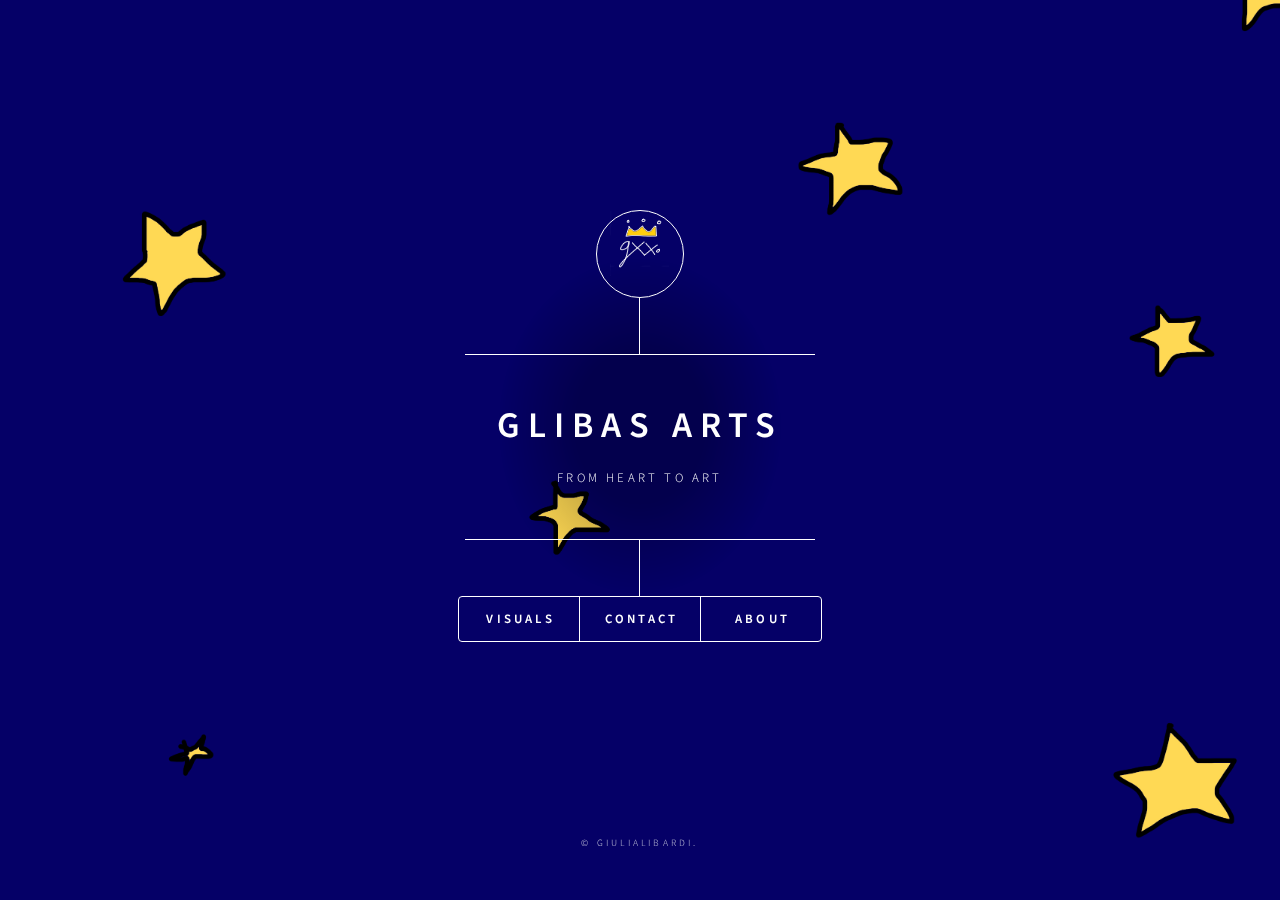
<file: index.html>
<!DOCTYPE html>
<!--
	Dimension by HTML5 UP
	html5up.net | @ajlkn
	Free for personal and commercial use under the CCA 3.0 license (html5up.net/license)
-->
<html>
  <head>
    <title>GiuliaLibardi</title>
    <meta charset="utf-8" />
    <meta
      name="viewport"
      content="width=device-width, initial-scale=1, user-scalable=no"
    />
    <link rel="stylesheet" href="assets/css/main.css" />
    <link rel="icon" href="images/firma_DX2_icon.ico" type="image/x-icon" />
    <noscript><link rel="stylesheet" href="assets/css/noscript.css"/></noscript>
  </head>
  <body class="is-preload">
    <!-- Wrapper -->
    <div id="wrapper">
    
    <!-- Header -->
    <header id="header">
      <div class="logo">
        <img src="images/sig_log2.png" />
      </div>
      <div class="content">
        <div class="inner">
          <h1>glibas arts</h1>
          <p>
            <light>from heart to art</light>
          </p>
        </div>
      </div>
      <nav>
        <ul>
          <li>
            <a href="#visualart"><strong>Visuals</strong></a>
          </li>
          <li>
            <a href="#contact"><strong>Contact</strong></a>
          </li>
          <li>
            <a href="#about"><strong>About</strong></a>
          </li>
        </ul>
      </nav>
    </header>

    <!-- Main -->
    <div id="main">
    
      <!-- About -->
      <article id="about" style="background-color: rgba(189, 189, 189, 0.877);">
          <h2 class="major">About</h2>
          <span class="image main"><img src="images/PP.jpg" alt=""/></span>
            <p>
              Italian heart, 
              British mind.
            </p>
            <a target="_blank" href="pdf/CV.pdf" class="button primary icon solid fa-download">
              Curriculum Vitae
            </a>
      </article>
      
      <!-- ViusalArt -->
      <article id="visualart" style="background-color: rgba(27, 31, 34, 0);">
        <p>
        <ul class="actions stacked" style="display: table; margin: 0 auto;">
          <li><a href="#all_drawings" class="button primary" style="width: 300px;">Drawings</a></li>
          <li><a href="#animations" class="button primary" style="width: 300px;">Animations</a></li>
        </ul>
        </p>
      </article>

      <!-- Animations -->
      <article id="animations">
        <p>		
          <div class="facebook-responsive" style="margin-bottom: 50px;">
            <iframe src="https://www.facebook.com/plugins/video.php?href=https%3A%2F%2Fwww.facebook.com%2Fgiulialib%2Fvideos%2F710157616042133%2F&show_text=0&width=560" width="560" height="394" style="border:none;overflow:hidden" scrolling="no" frameborder="0" allowTransparency="true" allowFullScreen="true"></iframe>          </div>
          <div class="facebook-responsive">
            <iframe src="https://www.facebook.com/plugins/video.php?href=https%3A%2F%2Fwww.facebook.com%2Fgiulialib%2Fvideos%2F674785892912639%2F&show_text=0&width=560" width="560" height="315" style="border:none;overflow:hidden" scrolling="no" frameborder="0" allowTransparency="true" allowFullScreen="true"></iframe>
          </div>
        </p>	
        <ul class="alt">
          <li></li>
          <li><a href="#visualart" class="button" style="align-items: center; justify-content: center; display: flex;">Back</a></li>
          <li></li>
        </ul>
      </article>

      <!-- Writing -->
      <article id="writing">
        <h2 class="major">Poetry.</h2>
        <span class="image main"><img src="images/wisteria.jpg" alt=""/></span>
        <section>
          <h4>Cadavre Exquis</h4>
          <blockquote>
            Fringilla nisl. Donec accumsan interdum nisi, quis tincidunt felis
            sagittis eget tempus euismod. Vestibulum ante ipsum primis in
            faucibus vestibulum. Blandit adipiscing eu felis iaculis volutpat
            ac adipiscing accumsan faucibus. Vestibulum ante ipsum primis in
            faucibus lorem ipsum dolor sit amet nullam adipiscing eu felis.
          </blockquote>
          <ul class="actions stacked">
            <li><a href="#" class="button primary icon solid fa-download">Download</a></li>
          </ul>
        </section>
        <section>
          <h4>Zine First Year</h4>
          <blockquote>
            Fringilla nisl. Donec accumsan interdum nisi, quis tincidunt felis
            sagittis eget tempus euismod. Vestibulum ante ipsum primis in
            faucibus vestibulum. Blandit adipiscing eu felis iaculis volutpat
            ac adipiscing accumsan faucibus. Vestibulum ante ipsum primis in
            faucibus lorem ipsum dolor sit amet nullam adipiscing eu felis.
          </blockquote>
          <ul class="actions stacked">
            <li><a href="#" class="button primary icon solid fa-download">Download</a></li>
          </ul>
        </section>
        <section>
          <h4>Another Project</h4>
          <blockquote>
            Fringilla nisl. Donec accumsan interdum nisi, quis tincidunt felis
            sagittis eget tempus euismod. Vestibulum ante ipsum primis in
            faucibus vestibulum. Blandit adipiscing eu felis iaculis volutpat
            ac adipiscing accumsan faucibus. Vestibulum ante ipsum primis in
            faucibus lorem ipsum dolor sit amet nullam adipiscing eu felis.
          </blockquote>
          <ul class="actions stacked">
            <li><a href="#" class="button primary icon solid fa-download">Download</a></li>
          </ul>
        </section>
        <ul class="alt">
          <li></li>
          <li><a href="#projects" class="button" style="align-items: center; justify-content: center; display: flex;">Back</a></li>
          <li></li>
        </ul>
      </article>

      <!-- Copy -->
      <article id="copy">
      <h2 class="major">Copy writing.</h2>
      <span class="image main"><img src="images/wisteria.jpg" alt=""/></span>
      <p>		

      </p>
      <ul class="alt">
        <li></li>
        <li><a href="#projects" class="button" style="align-items: center; justify-content: center; display: flex;">Back</a></li>
        <li></li>
      </ul>	
      </article>

      <!-- Projects -->
      <article id="projects">
        <h2 class="major">Writings</h2>
        <span class="image main"><img src="images/wisteria.jpg" alt=""/></span>
        <p>
          Aliquam libero et malesuada fames ac ante ipsum primis in faucibus.
          Cras viverra ligula sit amet ex mollis mattis lorem ipsum dolor sit
          amet. 
          <section>
          <ul class="actions stacked" style="display: table; margin: 0 auto;">
            <div class="gallery" >
            <a href="#copy">
              <img
              src="images/cov_dig.png"
              alt="Portfolio"
              width="500"
              height="500"
              style="vertical-align: bottom";
              />
            </a>
            <div class="desc">Copy writing work.</div>
            </div>
            <div class="gallery">
            <a  href="#writing"">
              <img
              src="images/cov_poem.png"
              alt="Portfolio"
              width="500"
              height="500"
              style="vertical-align: bottom";
              />
            </a>
            <div class="desc">Poetry work.</div>
            </div>
          </ul>
        </section>
        </p>	
        <ul class="alt">
          <li></li>
          <li><a href="#" class="button" style="align-items: center; justify-content: center; display: flex;">Back</a></li>
          <li></li>
        </ul>
      </article>

      <!-- All Drawings -->
      <article id="all_drawings"  style="background-color: rgba(189, 189, 189, 0.486);">
        <h2 class="major">All Drawings</h2>
        <p>	
          <div class="table-wrapper">
            <table class="alt">
              <tbody>
                <tr>
                  <th>ONE LINE INKS</th>
                  <th><a href="gallery_one/gallery_one.html" class="button small ">View Gallery</a></th>
                  <th><a href="gallery_one/2014/2014.zip" class="button small icon solid fa-download"></a></th>
                </tr>
                <tr>
                  <th>SKETCHES</th>
                  <th><a href="gallery_two/gallery_two.html" class="button small ">View Gallery</a></th>
                  <th><a href="gallery_two/2015/2015.zip" class="button small icon solid fa-download"></a></th>
                </tr>
                <tr>
                  <th>DIGITALS</th>
                  <th><a href="gallery_three/gallery_three.html" class="button small ">View Gallery</a></th>
                  <th><a href="gallery_three/2016/2016.zip" class="button small icon solid fa-download"></a></th>
                </tr>
                <tr>
                  <th>PAINTS</th>
                  <th><a href="gallery_four/gallery_four.html" class="button small ">View Gallery</a></th>
                  <th><a href="gallery_four/2017/2017.zip" class="button small icon solid fa-download"></a></th>
                </tr>
                <tr>
                  <th>BOOKLET</th>
                  <th><a href="gallery_five/gallery_five.html" class="button small ">View Gallery</a></th>
                  <th><a href="gallery_five/2018/2018.zip" class="button small icon solid fa-download"></a></th>
                </tr>
                <tr>
                  <th>EASYJETS</th>
                  <th><a href="gallery_six/gallery_six.html" class="button small ">View Gallery</a></th>
                  <th><a href="gallery_six/2019/2019.zip" class="button small icon solid fa-download"></a></th>
                </tr>
                <tr>
                  <th>HONEYCUTZ</th>
                  <th><a href="gallery_seven/gallery_seven.html" class="button small ">View Gallery</a></th>
                  <th><a href="gallery_seven/gallery_seven.html/2019/2019.zip" class="button small icon solid fa-download"></a></th>
                </tr>
                <tr>
                  <th>COLLABS</th>
                  <th><a href="gallery_eight/gallery_eight.html" class="button small ">View Gallery</a></th>
                  <th><a href="gallery_eight/gallery_eight.html" class="button small icon solid fa-download"></a></th>
                </tr>
                <tr>
                  <th>QUARANTINED</th>
                  <th><a href="gallery_nine/gallery_nine.html" class="button small ">View Gallery</a></th>
                  <th><a href="gallery_nine/gallery_nine.html" class="button small icon solid fa-download"></a></th>
                </tr>
              </tbody>
            </table>
          </div>
        </p>	
        <ul class="alt">
          <li></li>
          <li><a href="#visualart" class="button" style="align-items: center; justify-content: center; display: flex;">Back</a></li>
          <li></li>
        </ul>
      </article>
      
		  <!-- Contact -->
      <article id="contact" style="background-color: rgba(189, 189, 189, 0.486);">
        <h2 class="major">Contact</h2>
        <form action="https://formspree.io/xrgekapy" method="POST">
          <div class="fields">
            <div class="field half">
              <label for="name">Name</label>
              <input type="text" name="name" id="name" />
            </div>
            <div class="field half">
              <label for="email">Email</label>
              <input type="email" name="_replyto" id="email" />
            </div>
            <div class="field">
              <label for="message">Message</label>
              <textarea name="message" id="message" rows="4"></textarea>
            </div>
          </div>
          <ul class="actions">
            <li>
              <input type="submit" value="Send" class="primary" />
            </li>
            <li><input type="reset" value="Reset" /></li>
          </ul>
        </form>
        <ul class="icons">
          <li>
            <a
              href="https://www.facebook.com/giulialib/"
              class="icon brands fa-facebook-f"
              ><span class="label">Facebook</span></a
            >
          </li>
          <li>
            <a
              href="https://www.instagram.com/glibas_arts/"
              class="icon brands fa-instagram"
              ><span class="label">Instagram</span></a
            >
          </li>
        </ul>
      </article>

    </div>

      <!-- Footer -->
      <footer id="footer">
        <p class="copyright">&copy; GiuliaLibardi.</p>
      </footer>
    </div>

    <!-- BG -->
    <div id="bg"></div>

    <!-- Scripts -->
    <script src="assets/js/jquery.min.js"></script>
    <script src="assets/js/browser.min.js"></script>
    <script src="assets/js/breakpoints.min.js"></script>
    <script src="assets/js/util.js"></script>
    <script src="assets/js/main.js"></script>
  </body>
</html>
</file>
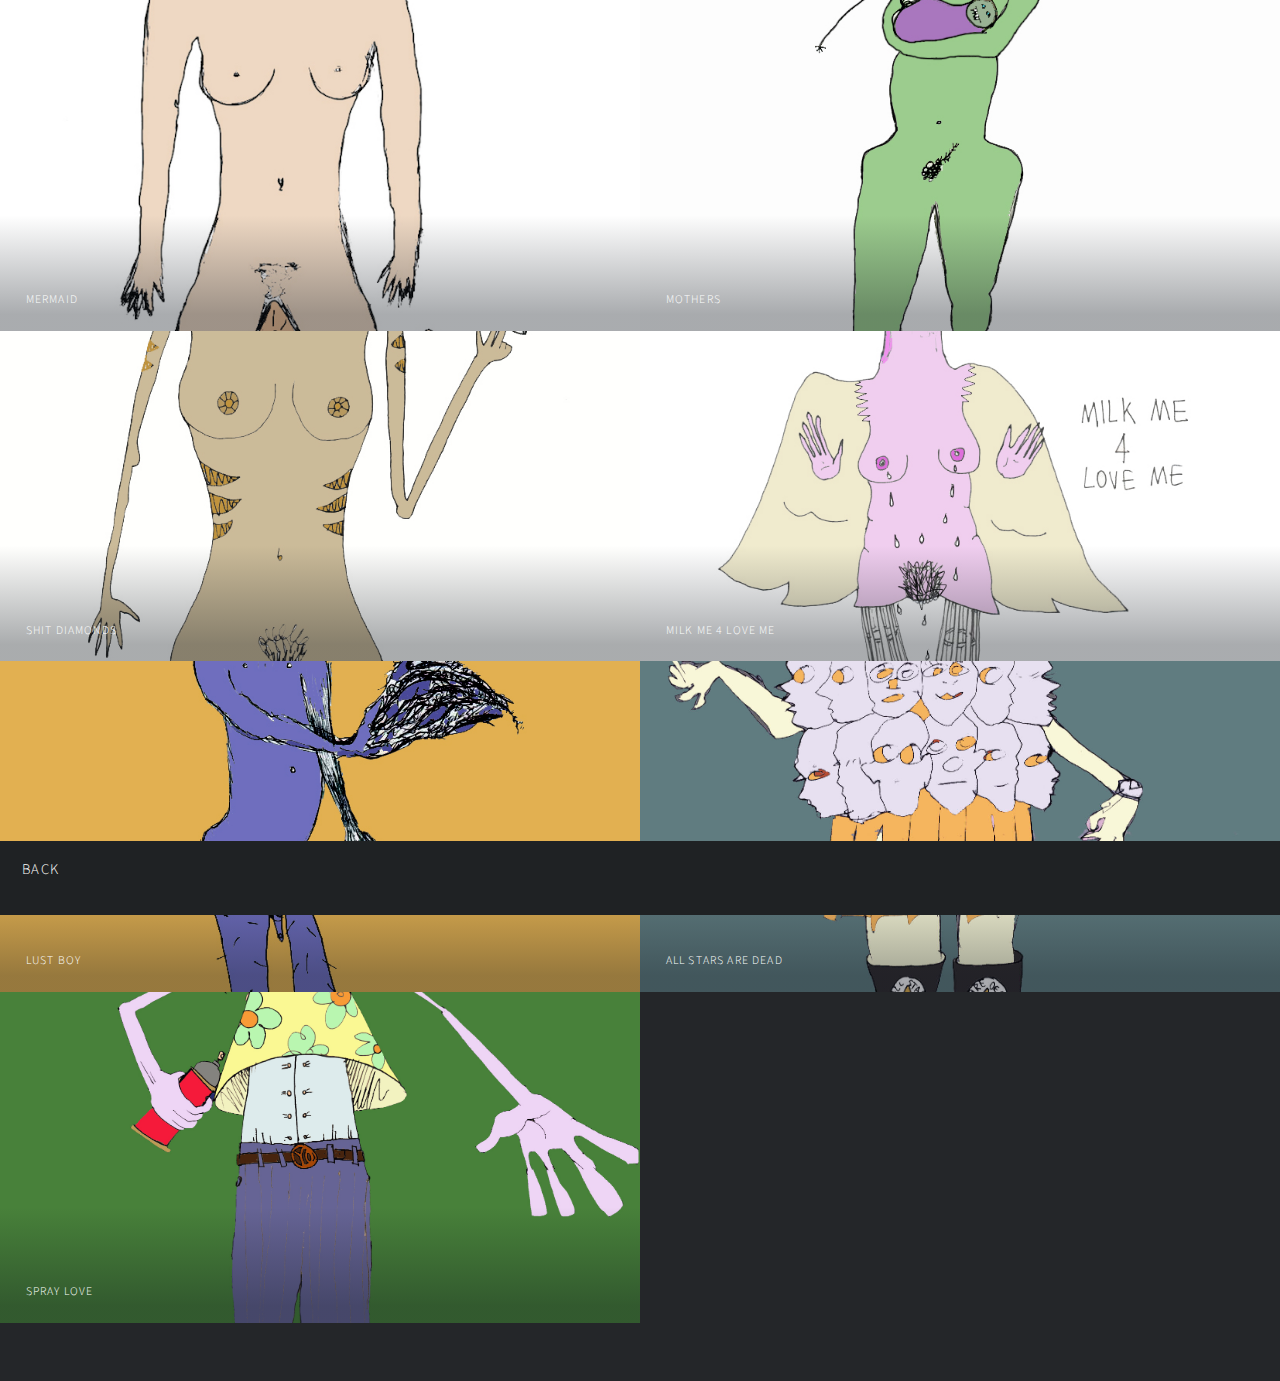
<file: gallery_eight/gallery_eight.html>
<!DOCTYPE HTML>
<!--
	Multiverse by HTML5 UP
	html5up.net | @ajlkn
	Free for personal and commercial use under the CCA 3.0 license (html5up.net/license)
-->
<html>
	<head>
		<title>COLLABS</title>
		<meta charset="utf-8" />
		<meta name="viewport" content="width=device-width, initial-scale=1, user-scalable=no" />
		<link rel="stylesheet" href="assets/css/main.css" />
		<link rel="icon" href="../images/sig.ico" type="image/x-icon" />
		<noscript><link rel="stylesheet" href="assets/css/noscript.css" /></noscript>
	</head>
	<body class="is-preload">

		<!-- Wrapper -->
			<div id="wrapper">

				<!-- Header -->
					<header id="header">
						<h1><a href="../index.html#all_drawings"><strong>BACK</strong></a></h1>
					</header>

				<!-- Main -->
					<div id="main">
						<article class="thumb">
							<a href="COLLABS/dis1.jpg" class="image"><img src="COLLABS/dis1.jpg" alt="" /></a>
							<h2>MERMAID</h2>
							
						</article>
						<article class="thumb">
							<a href="COLLABS/dis2.jpg" class="image"><img src="COLLABS/dis2.jpg" alt="" /></a>
							<h2>MOTHERS</h2>
							
						</article>
						<article class="thumb">
							<a href="COLLABS/dis3.jpg" class="image"><img src="COLLABS/dis3.jpg" alt="" /></a>
							<h2>SHIT DIAMONDS</h2>
						</article>
						<article class="thumb">
							<a href="COLLABS/dis4.jpg" class="image"><img src="COLLABS/dis4.jpg" alt="" /></a>
							<h2>MILK ME 4 LOVE ME</h2>
						</article>
						<article class="thumb">
							<a href="COLLABS/dis5.jpg" class="image"><img src="COLLABS/dis5.jpg" alt="" /></a>
							<h2>LUST BOY</h2>
						</article>
						<article class="thumb">
							<a href="COLLABS/dis6.jpg" class="image"><img src="COLLABS/dis6.jpg" alt="" /></a>
							<h2>ALL STARS ARE DEAD</h2>
						</article>
						<article class="thumb">
							<a href="COLLABS/dis7.jpg" class="image"><img src="COLLABS/dis7.jpg" alt="" /></a>
							<h2>SPRAY LOVE</h2>
						</article>
					</div>

		<!-- Scripts -->
			<script src="assets/js/jquery.min.js"></script>
			<script src="assets/js/jquery.poptrox.min.js"></script>
			<script src="assets/js/browser.min.js"></script>
			<script src="assets/js/breakpoints.min.js"></script>
			<script src="assets/js/util.js"></script>
			<script src="assets/js/main.js"></script>

	</body>
</html>
</file>
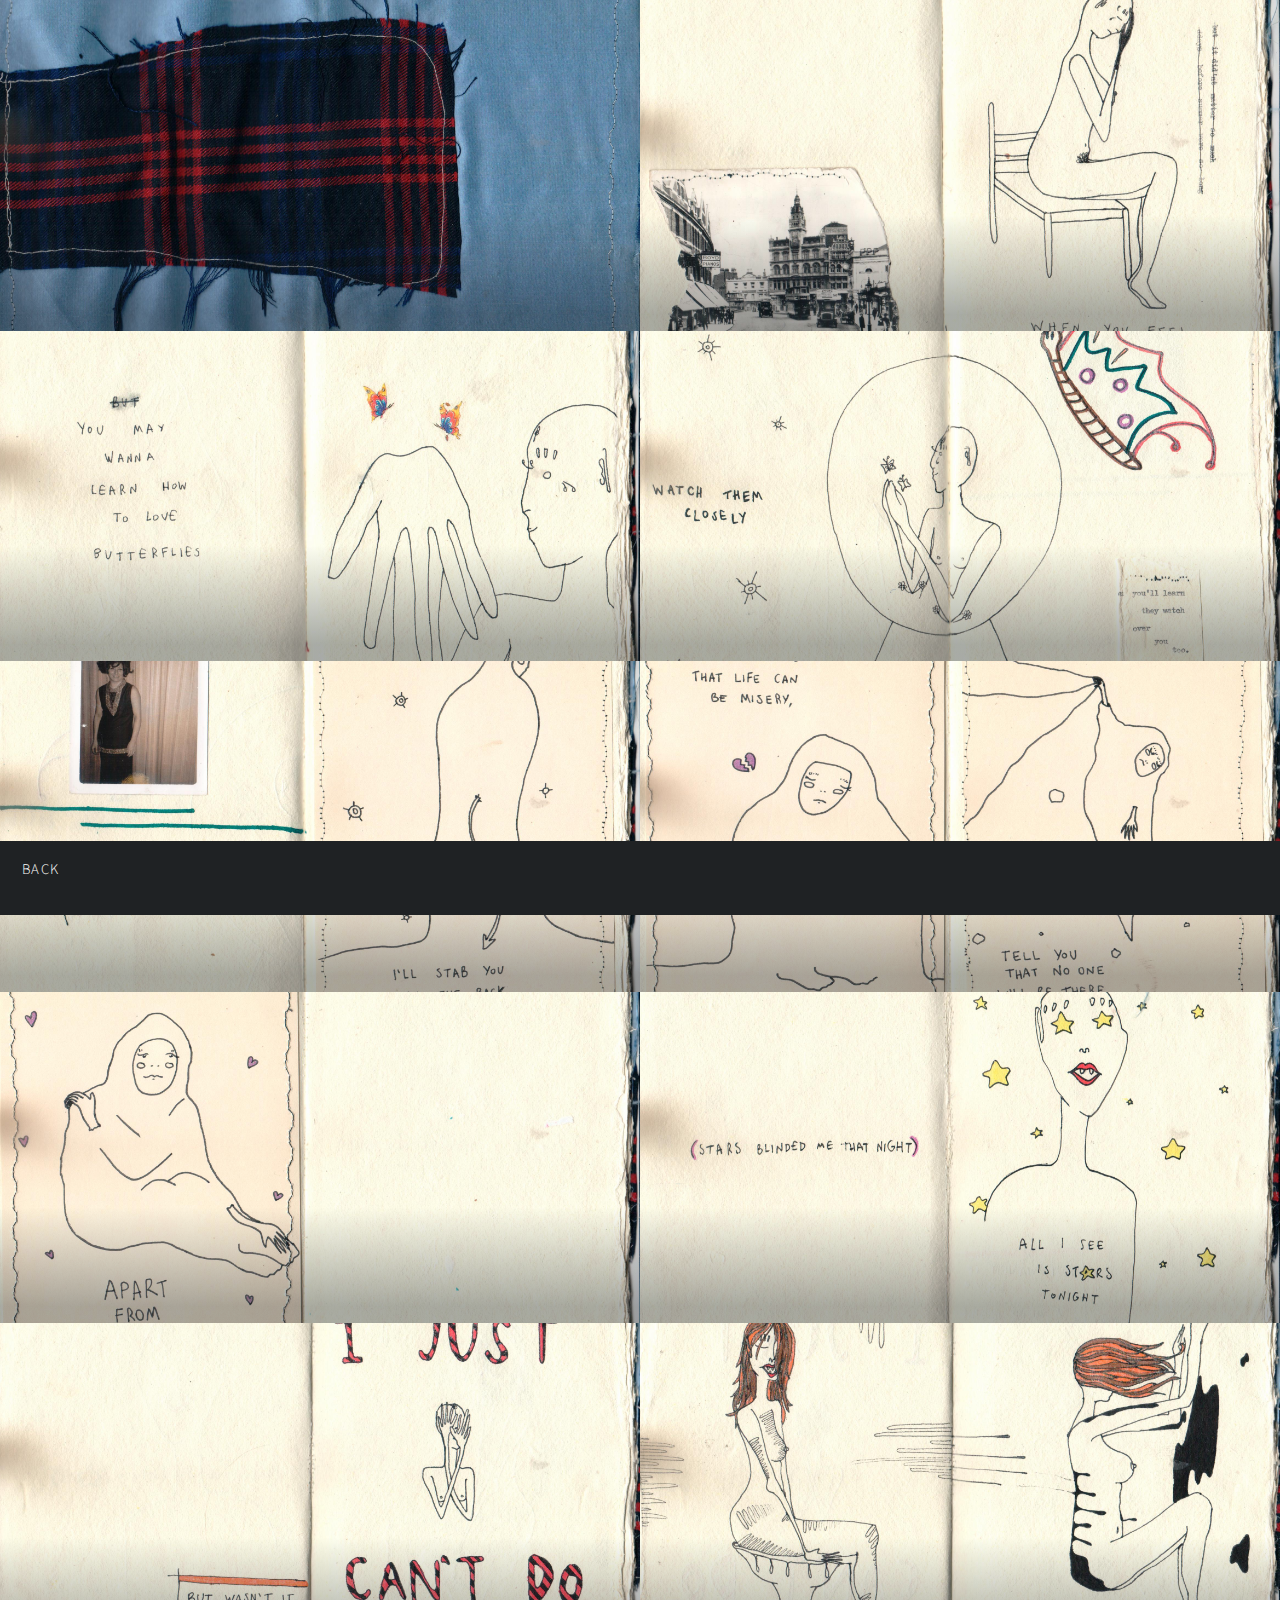
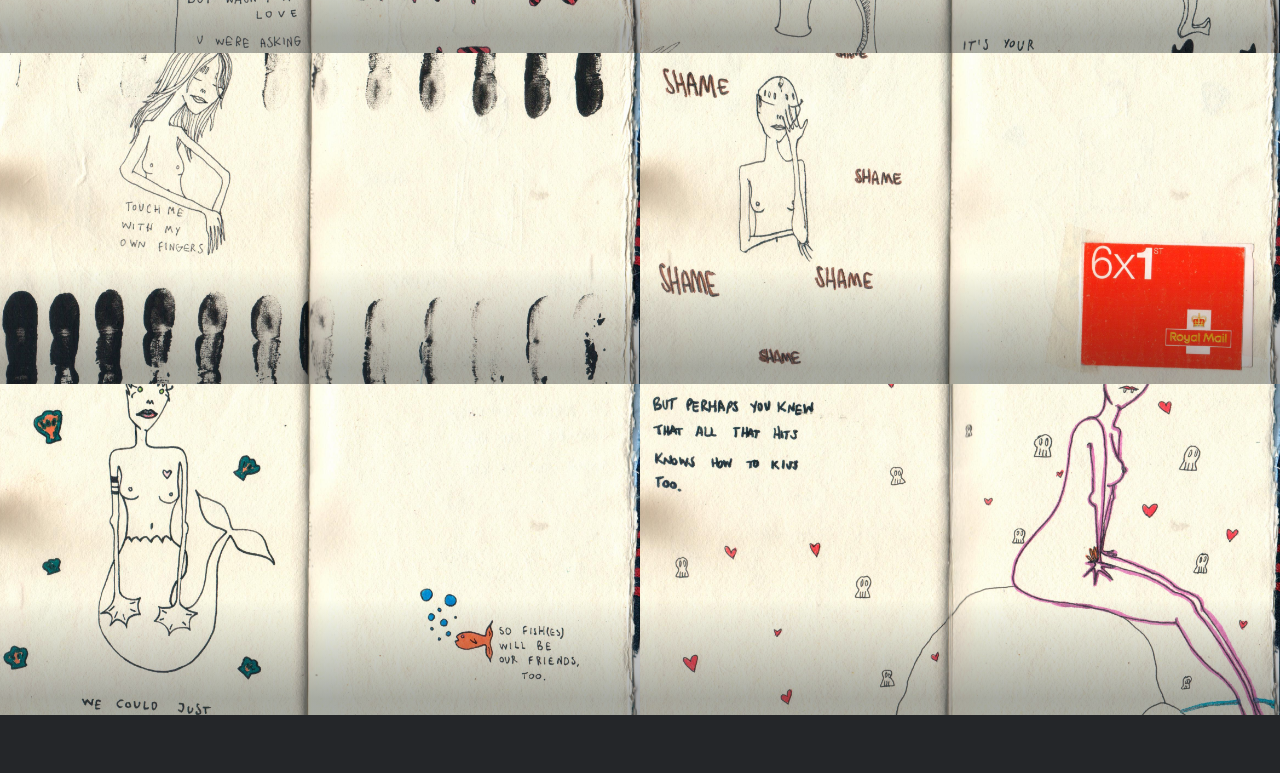
<file: gallery_five/gallery_five.html>
<!DOCTYPE HTML>
<!--
	Multiverse by HTML5 UP
	html5up.net | @ajlkn
	Free for personal and commercial use under the CCA 3.0 license (html5up.net/license)
-->
<html>
	<head>
		<title>BOOKLET</title>
		<meta charset="utf-8" />
		<meta name="viewport" content="width=device-width, initial-scale=1, user-scalable=no" />
		<link rel="stylesheet" href="assets/css/main.css" />
		<link rel="icon" href="../images/sig.ico" type="image/x-icon" />
		<noscript><link rel="stylesheet" href="assets/css/noscript.css" /></noscript>
	</head>
	<body class="is-preload">

		<!-- Wrapper -->
			<div id="wrapper">

				<!-- Header -->
					<header id="header">
						<h1><a href="../index.html#all_drawings"><strong>BACK</strong></a></h1>
					</header>

				<!-- Main -->
					<div id="main">
						<article class="thumb">
							<a href="BOOKLET/44.jpg" class="image"><img src="BOOKLET/44.jpg" alt="" /></a>
						</article>
						<article class="thumb">
							<a href="BOOKLET/45.jpg" class="image"><img src="BOOKLET/45.jpg" alt="" /></a>
						</article>
						<article class="thumb">
								<a href="BOOKLET/46.jpg" class="image"><img src="BOOKLET/46.jpg" alt="" /></a>
						</article>
						<article class="thumb">
							<a href="BOOKLET/47.jpg" class="image"><img src="BOOKLET/47.jpg" alt="" /></a>
						</article>
						<article class="thumb">
							<a href="BOOKLET/48.jpg" class="image"><img src="BOOKLET/48.jpg" alt="" /></a>
						</article>
						<article class="thumb">
								<a href="BOOKLET/49.jpg" class="image"><img src="BOOKLET/49.jpg" alt="" /></a>
						</article>
						<article class="thumb">
							<a href="BOOKLET/50.jpg" class="image"><img src="BOOKLET/50.jpg" alt="" /></a>
						</article>
						<article class="thumb">
							<a href="BOOKLET/51.jpg" class="image"><img src="BOOKLET/51.jpg" alt="" /></a>
						</article>
						<article class="thumb">
								<a href="BOOKLET/52.jpg" class="image"><img src="BOOKLET/52.jpg" alt="" /></a>
						</article>
						<article class="thumb">
							<a href="BOOKLET/53.jpg" class="image"><img src="BOOKLET/53.jpg" alt="" /></a>
						</article>
						<article class="thumb">
							<a href="BOOKLET/54.jpg" class="image"><img src="BOOKLET/54.jpg" alt="" /></a>
						</article>
						<article class="thumb">
								<a href="BOOKLET/55.jpg" class="image"><img src="BOOKLET/55.jpg" alt="" /></a>
						</article>
						<article class="thumb">
							<a href="BOOKLET/56.jpg" class="image"><img src="BOOKLET/56.jpg" alt="" /></a>
						</article>
						<article class="thumb">
								<a href="BOOKLET/57.jpg" class="image"><img src="BOOKLET/57.jpg" alt="" /></a>
						</article>
					</div>

		<!-- Scripts -->
			<script src="assets/js/jquery.min.js"></script>
			<script src="assets/js/jquery.poptrox.min.js"></script>
			<script src="assets/js/browser.min.js"></script>
			<script src="assets/js/breakpoints.min.js"></script>
			<script src="assets/js/util.js"></script>
			<script src="assets/js/main.js"></script>

	</body>
</html>
</file>
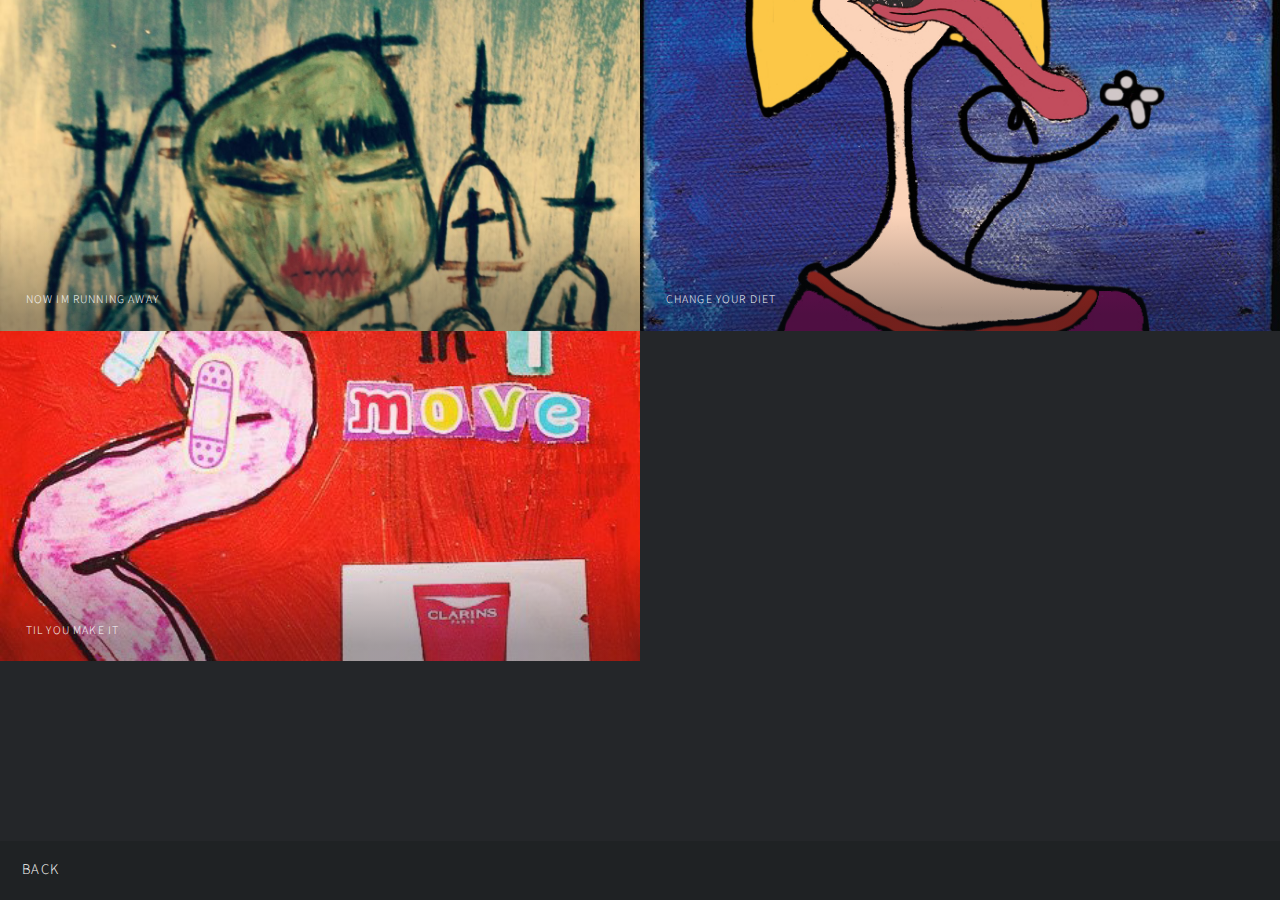
<file: gallery_four/gallery_four.html>
<!DOCTYPE HTML>
<!--
	Multiverse by HTML5 UP
	html5up.net | @ajlkn
	Free for personal and commercial use under the CCA 3.0 license (html5up.net/license)
-->
<html>
	<head>
		<title>PAINTS</title>
		<meta charset="utf-8" />
		<meta name="viewport" content="width=device-width, initial-scale=1, user-scalable=no" />
		<link rel="stylesheet" href="assets/css/main.css" />
		<link rel="icon" href="../images/sig.ico" type="image/x-icon" />
		<noscript><link rel="stylesheet" href="assets/css/noscript.css" /></noscript>
	</head>
	<body class="is-preload">

		<!-- Wrapper -->
			<div id="wrapper">

				<!-- Header -->
					<header id="header">
						<h1><a href="../index.html#all_drawings"><strong>BACK</strong></a></h1>
					</header>

				<!-- Main -->
					<div id="main">
						<article class="thumb">
							<a href="PAINTS/1.jpg" class="image"><img src="PAINTS/1.jpg" alt="" /></a>
							<h2>NOW IM RUNNING AWAY</h2>
						</article>
						<article class="thumb">
							<a href="PAINTS/2.jpg" class="image"><img src="PAINTS/2.jpg" alt="" /></a>
							<h2>CHANGE YOUR DIET</h2>
						</article>
						<article class="thumb">
							<a href="PAINTS/3.jpg" class="image"><img src="PAINTS/3.jpg" alt="" /></a>
							<h2>TIL YOU MAKE IT</h2>
						</article>
					</div>

		<!-- Scripts -->
			<script src="assets/js/jquery.min.js"></script>
			<script src="assets/js/jquery.poptrox.min.js"></script>
			<script src="assets/js/browser.min.js"></script>
			<script src="assets/js/breakpoints.min.js"></script>
			<script src="assets/js/util.js"></script>
			<script src="assets/js/main.js"></script>

	</body>
</html>
</file>
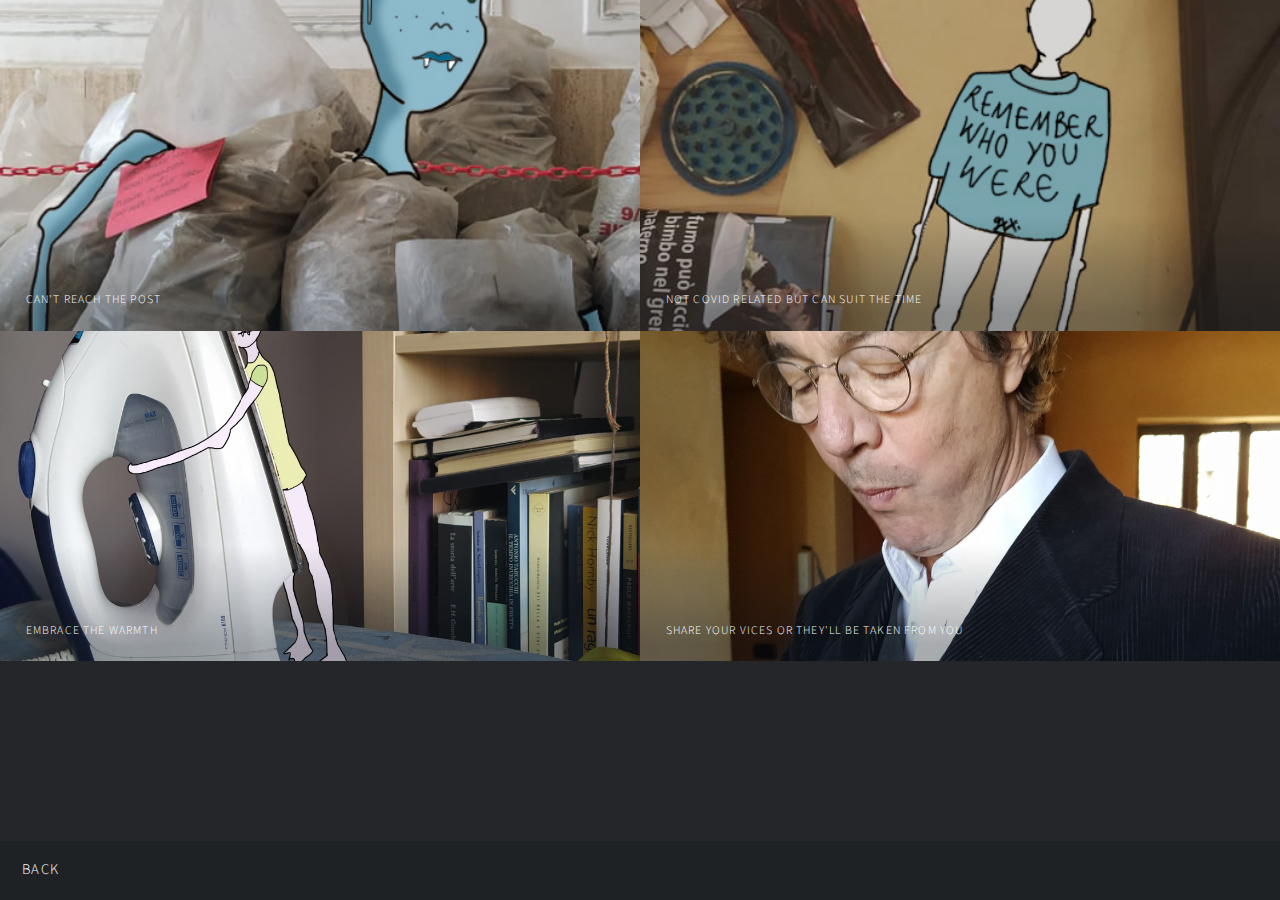
<file: gallery_nine/gallery_nine.html>
<!DOCTYPE HTML>
<!--
	Multiverse by HTML5 UP
	html5up.net | @ajlkn
	Free for personal and commercial use under the CCA 3.0 license (html5up.net/license)
-->
<html>
	<head>
		<title>QUARANTINED</title>
		<meta charset="utf-8" />
		<meta name="viewport" content="width=device-width, initial-scale=1, user-scalable=no" />
		<link rel="stylesheet" href="assets/css/main.css" />
		<link rel="icon" href="../images/sig.ico" type="image/x-icon" />
		<noscript><link rel="stylesheet" href="assets/css/noscript.css" /></noscript>
	</head>
	<body class="is-preload">

		<!-- Wrapper -->
			<div id="wrapper">

				<!-- Header -->
					<header id="header">
						<h1><a href="../index.html#all_drawings"><strong>BACK</strong></a></h1>
					</header>

				<!-- Main -->
					<div id="main">
						<article class="thumb">
							<a href="CORONA_ESCAPES/1.jpg" class="image"><img src="CORONA_ESCAPES/1.jpg" alt="" /></a>
							<h2>CAN'T REACH THE POST</h2>							
						</article>
						<article class="thumb">
							<a href="CORONA_ESCAPES/2.jpg" class="image"><img src="CORONA_ESCAPES/2.jpg" alt="" /></a>
							<h2>NOT COVID RELATED BUT CAN SUIT THE TIME</h2>							
						</article>
						<article class="thumb">
							<a href="CORONA_ESCAPES/3.jpg" class="image"><img src="CORONA_ESCAPES/3.jpg" alt="" /></a>
							<h2>EMBRACE THE WARMTH</h2>
						</article>
						<article class="thumb">
							<a href="CORONA_ESCAPES/4.jpg" class="image"><img src="CORONA_ESCAPES/4.jpg" alt="" /></a>
							<h2>SHARE YOUR VICES OR THEY'LL BE TAKEN FROM YOU</h2>						
						</article>
					</div>

		<!-- Scripts -->
			<script src="assets/js/jquery.min.js"></script>
			<script src="assets/js/jquery.poptrox.min.js"></script>
			<script src="assets/js/browser.min.js"></script>
			<script src="assets/js/breakpoints.min.js"></script>
			<script src="assets/js/util.js"></script>
			<script src="assets/js/main.js"></script>

	</body>
</html>
</file>
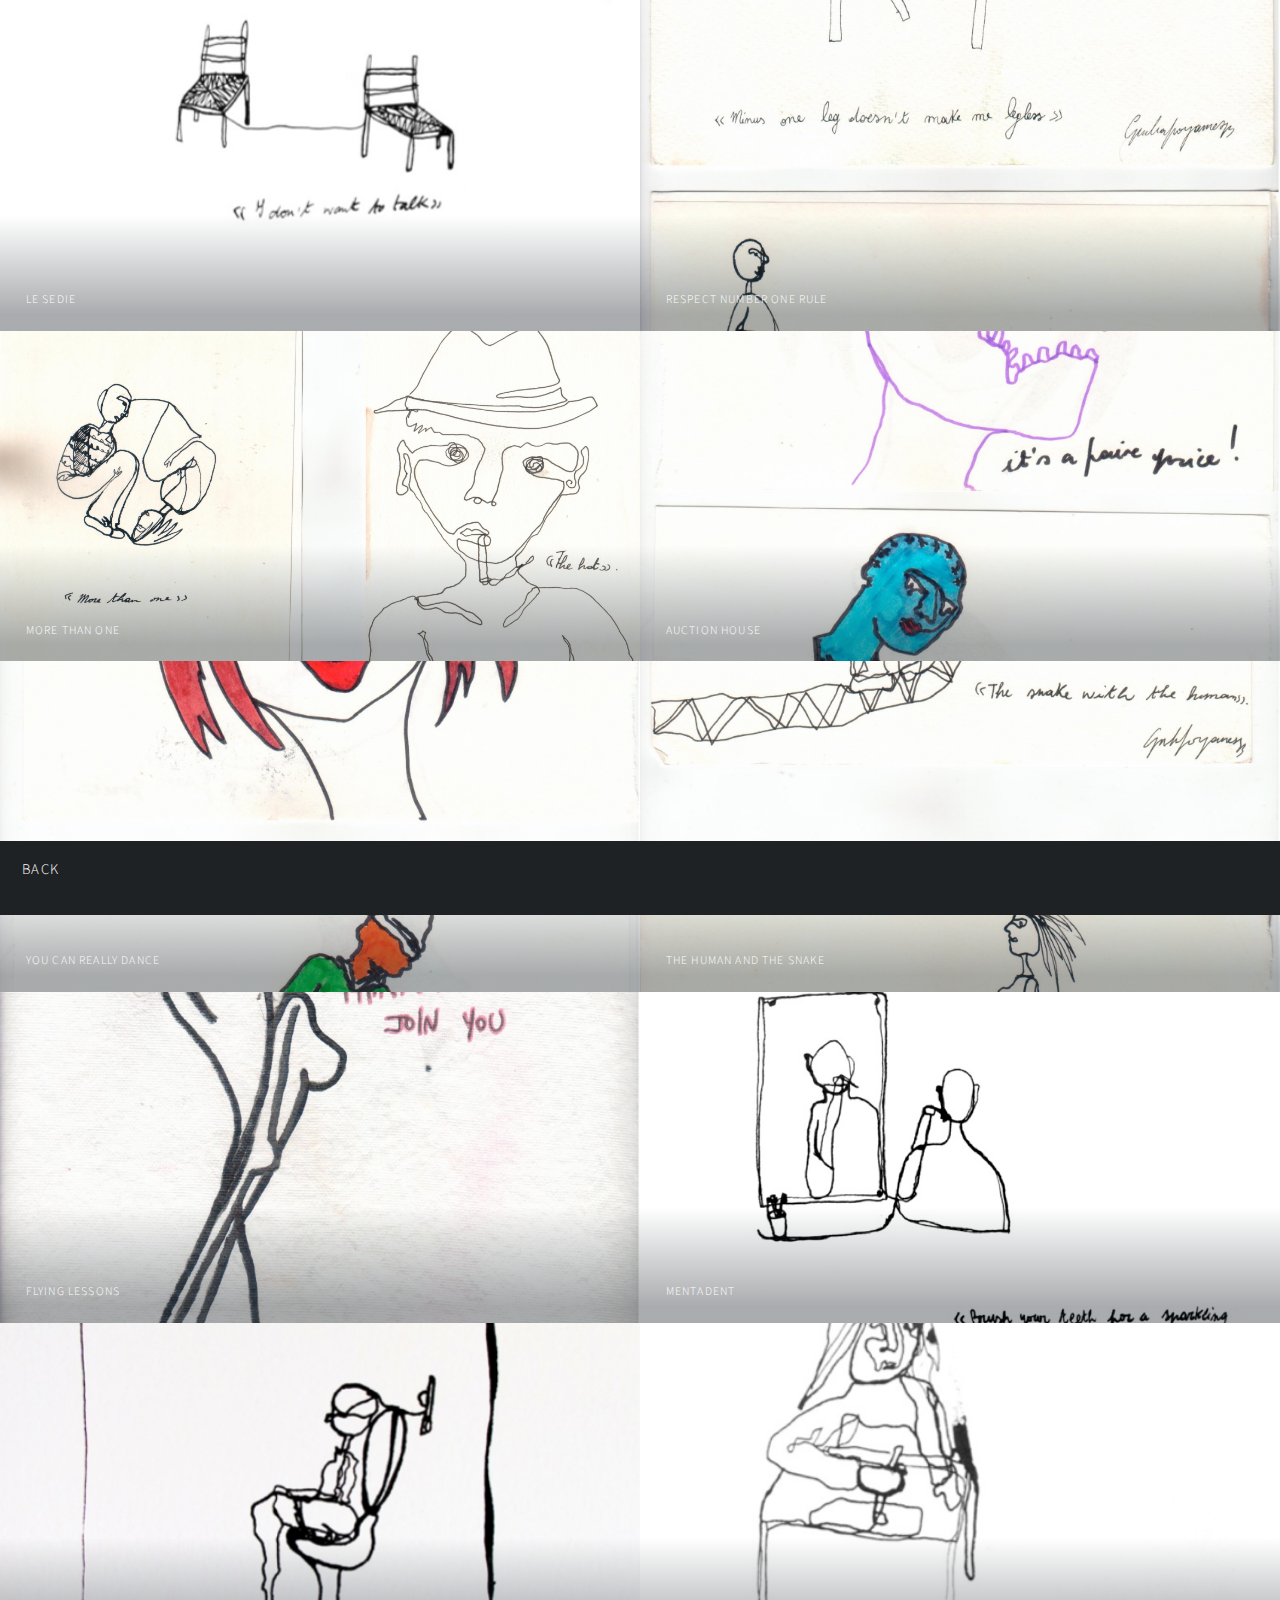
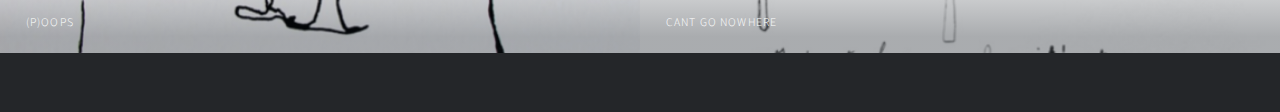
<file: gallery_one/gallery_one.html>
<!DOCTYPE HTML>
<!--
	Multiverse by HTML5 UP
	html5up.net | @ajlkn
	Free for personal and commercial use under the CCA 3.0 license (html5up.net/license)
-->
<html>
	<head>
		<title>ONE LINE INKS</title>
		<meta charset="utf-8" />
		<meta name="viewport" content="width=device-width, initial-scale=1, user-scalable=no" />
		<link rel="stylesheet" href="assets/css/main.css" />
		<link rel="icon" href="../images/sig.ico" type="image/x-icon" />
		<noscript><link rel="stylesheet" href="assets/css/noscript.css" /></noscript>
	</head>
	<body class="is-preload">

		<!-- Wrapper -->
			<div id="wrapper">

				<!-- Header -->
					<header id="header">
						<h1><a href="../index.html#all_drawings"><strong>BACK</strong></a></h1>
					</header>

				<!-- Main -->
					<div id="main">
						<article class="thumb">
							<a href="ONELINEINKS/1.png" class="image"><img src="ONELINEINKS/1.png " alt="" /></a>
							<h2>LE SEDIE</h2>
							
						</article>
						<article class="thumb">
							<a href="ONELINEINKS/2.jpg" class="image"><img src="ONELINEINKS/2.jpg" alt="" /></a>
							<h2>RESPECT NUMBER ONE RULE</h2>
							
						</article>
						<article class="thumb">
							<a href="ONELINEINKS/3.jpg" class="image"><img src="ONELINEINKS/3.jpg" alt="" /></a>
							<h2>MORE THAN ONE</h2>
						</article>
						<article class="thumb">
							<a href="ONELINEINKS/4.jpg" class="image"><img src="ONELINEINKS/4.jpg" alt="" /></a>
							<h2>AUCTION HOUSE</h2>
						</article>
						<article class="thumb">
							<a href="ONELINEINKS/5.jpg" class="image"><img src="ONELINEINKS/5.jpg" alt="" /></a>
							<h2>YOU CAN REALLY DANCE</h2>
						</article>
						<article class="thumb">
							<a href="ONELINEINKS/5.1.jpg" class="image"><img src="ONELINEINKS/5.1.jpg" alt="" /></a>
							<h2>THE HUMAN AND THE SNAKE</h2>
						</article>
						<article class="thumb">
							<a href="ONELINEINKS/7.jpg" class="image"><img src="ONELINEINKS/7.jpg" alt="" /></a>
							<h2>FLYING LESSONS</h2>
						</article>
						<article class="thumb">
							<a href="ONELINEINKS/10.png" class="image"><img src="ONELINEINKS/10.png" alt="" /></a>
							<h2>MENTADENT</h2>
						</article>
						<article class="thumb">
							<a href="ONELINEINKS/11.png" class="image"><img src="ONELINEINKS/11.png" alt="" /></a>
							<h2>(P)OOPS</h2>
						</article>
						<article class="thumb">
							<a href="ONELINEINKS/12.png" class="image"><img src="ONELINEINKS/12.png" alt="" /></a>
							<h2>CANT GO NOWHERE</h2>
						</article>
						
					</div>

		<!-- Scripts -->
			<script src="assets/js/jquery.min.js"></script>
			<script src="assets/js/jquery.poptrox.min.js"></script>
			<script src="assets/js/browser.min.js"></script>
			<script src="assets/js/breakpoints.min.js"></script>
			<script src="assets/js/util.js"></script>
			<script src="assets/js/main.js"></script>

	</body>
</html>
</file>
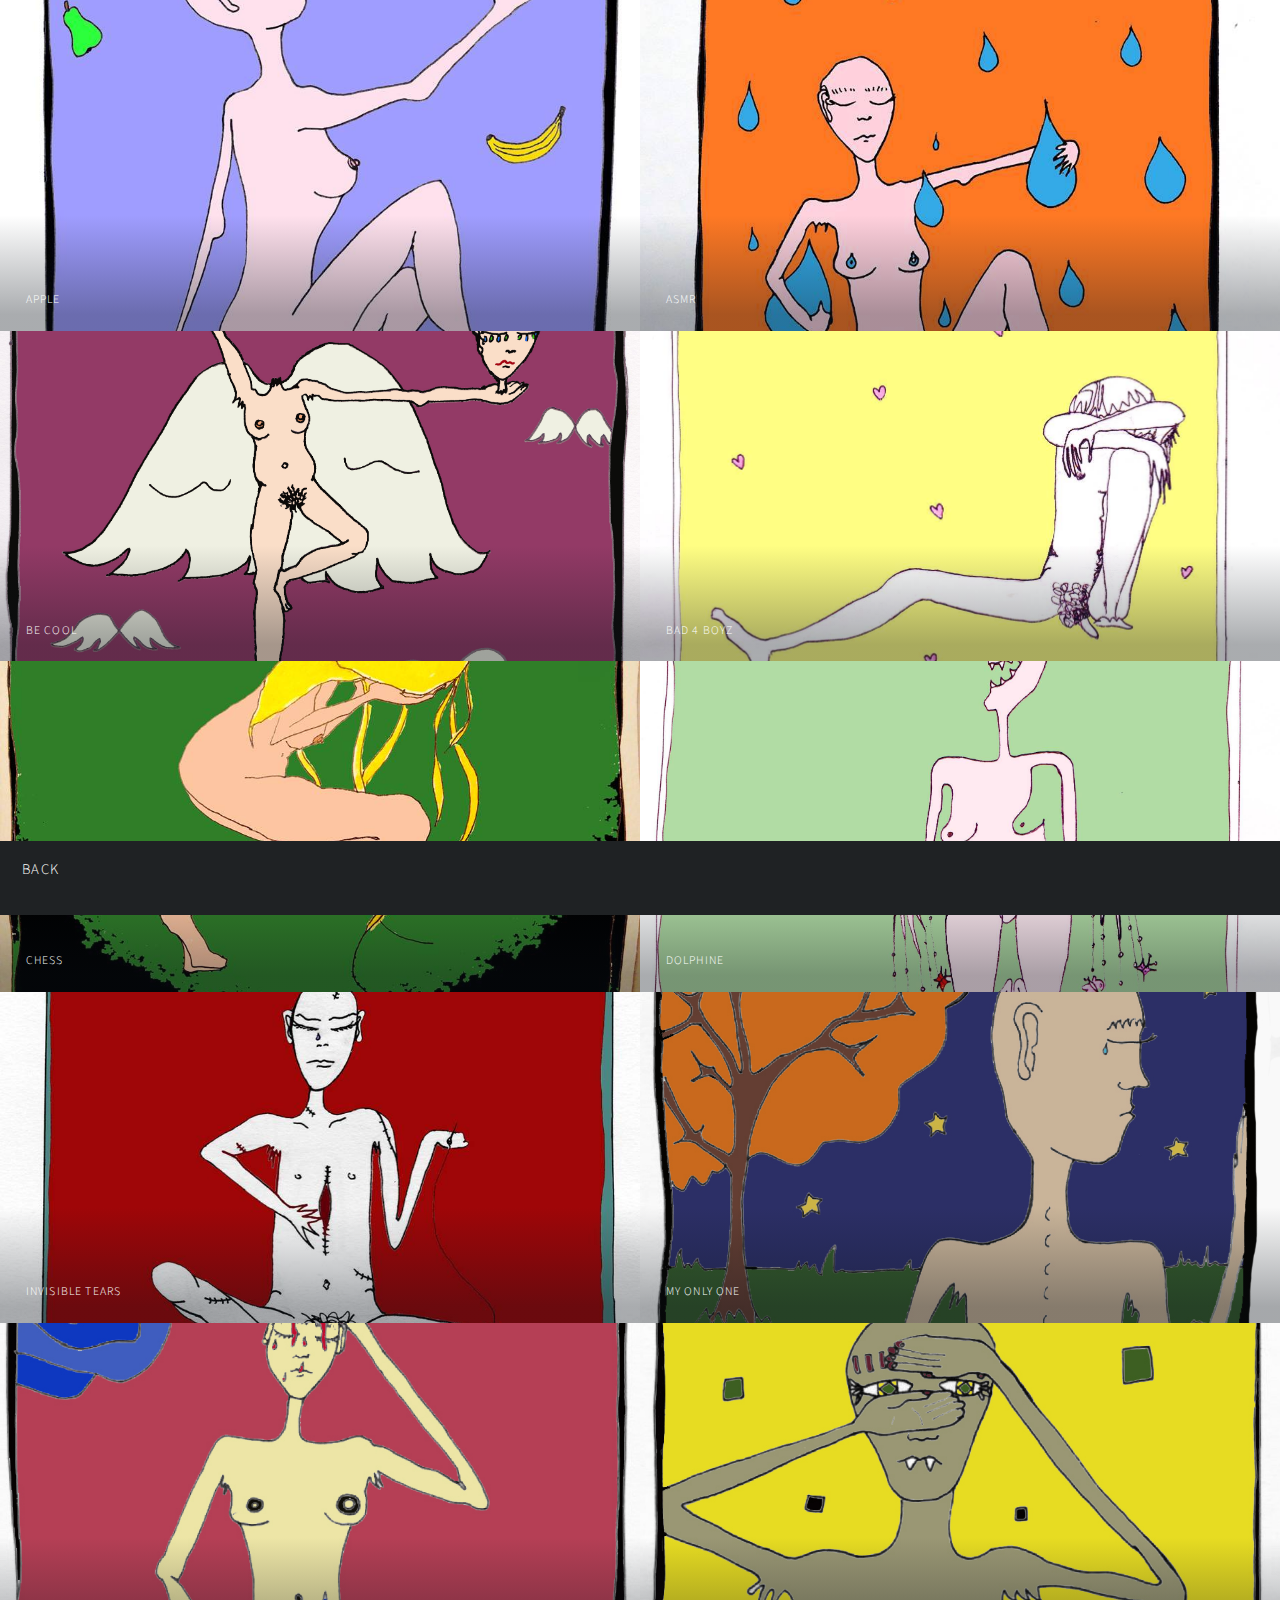
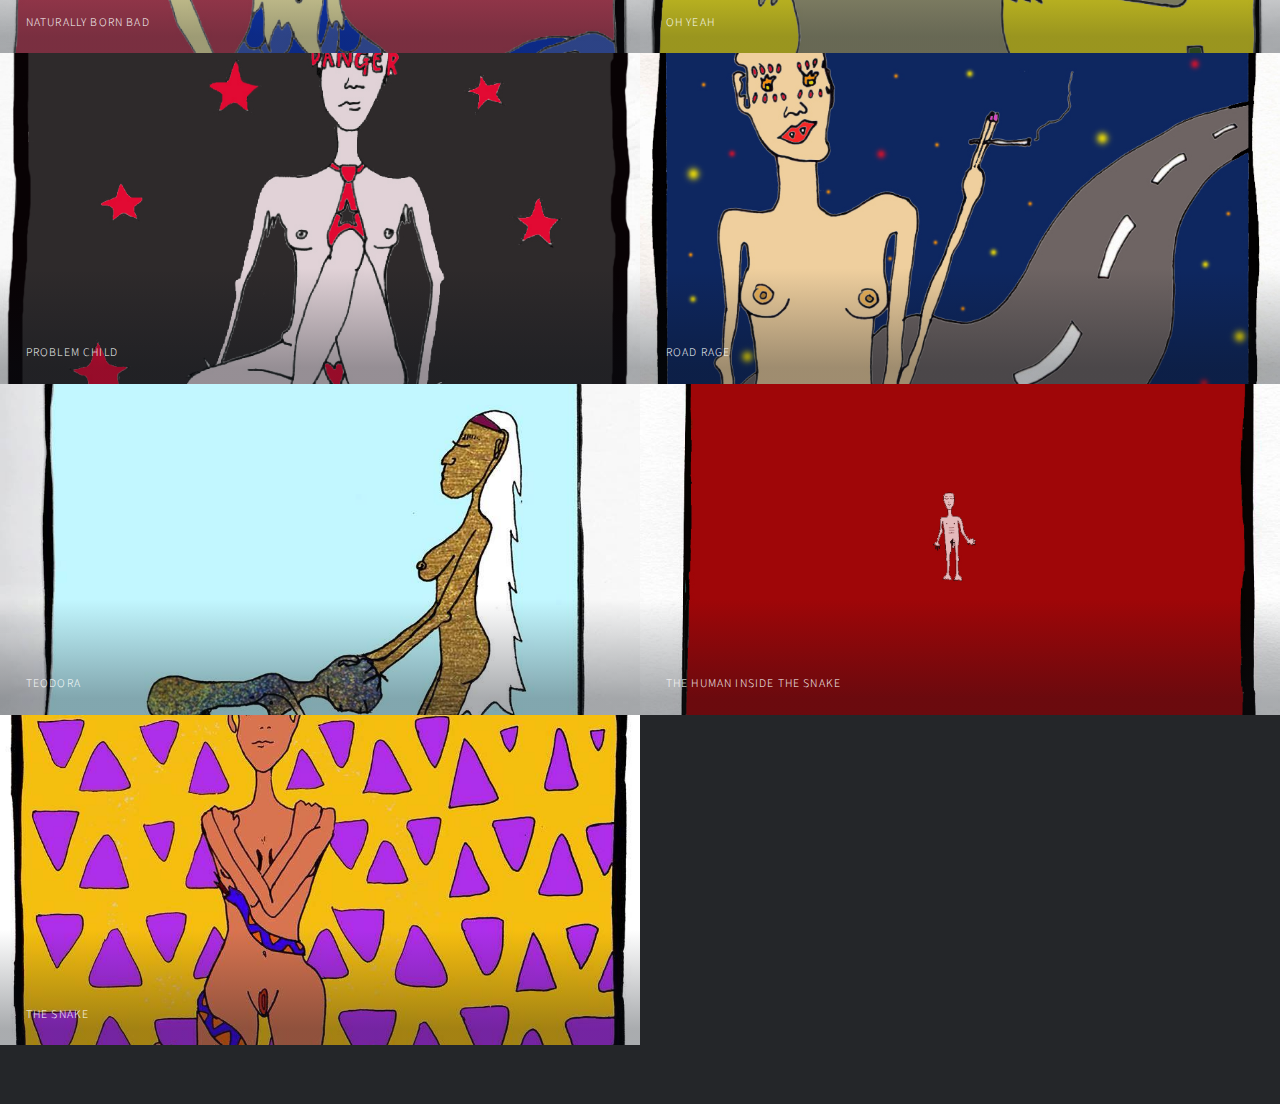
<file: gallery_seven/gallery_seven.html>
<!DOCTYPE HTML>
<!--
	Multiverse by HTML5 UP
	html5up.net | @ajlkn
	Free for personal and commercial use under the CCA 3.0 license (html5up.net/license)
-->
<html>
	<head>
		<title>HONEYCUTZ</title>
		<meta charset="utf-8" />
		<meta name="viewport" content="width=device-width, initial-scale=1, user-scalable=no" />
		<link rel="stylesheet" href="assets/css/main.css" />
		<link rel="icon" href="../images/sig.ico" type="image/x-icon" />
		<noscript><link rel="stylesheet" href="assets/css/noscript.css" /></noscript>
	</head>
	<body class="is-preload">

		<!-- Wrapper -->
			<div id="wrapper">

				<!-- Header -->
					<header id="header">
						<h1><a href="../index.html#all_drawings"><strong>BACK</strong></a></h1>
					</header>

				<!-- Main -->
					<div id="main">
						<article class="thumb">
							<a href="HONEYCUTZ/Apple.jpg" class="image"><img src="HONEYCUTZ/Apple.jpg" alt="" /></a>
							<h2>APPLE</h2>
							
						</article>
						<article class="thumb">
							<a href="HONEYCUTZ/ASMR.jpg" class="image"><img src="HONEYCUTZ/ASMR.jpg" alt="" /></a>
							<h2>ASMR</h2>
							
						</article>
						<article class="thumb">
							<a href="HONEYCUTZ/bcool.jpg" class="image"><img src="HONEYCUTZ/bcool.jpg" alt="" /></a>
							<h2>BE COOL</h2>
						</article>
						<article class="thumb">
							<a href="HONEYCUTZ/Bad4Boyz.jpg" class="image"><img src="HONEYCUTZ/Bad4Boyz.jpg" alt="" /></a>
							<h2>BAD 4 BOYZ</h2>
						</article>
						<article class="thumb">
							<a href="HONEYCUTZ/Chess.jpg" class="image"><img src="HONEYCUTZ/Chess.jpg" alt="" /></a>
							<h2>CHESS</h2>
						</article>
						<article class="thumb">
							<a href="HONEYCUTZ/Dolphine.jpg" class="image"><img src="HONEYCUTZ/Dolphine.jpg" alt="" /></a>
							<h2>DOLPHINE</h2>
						</article>
						<article class="thumb">
							<a href="HONEYCUTZ/InvisibleTears.jpg" class="image"><img src="HONEYCUTZ/InvisibleTears.jpg" alt="" /></a>
							<h2>INVISIBLE TEARS</h2>
						</article>
						<article class="thumb">
							<a href="HONEYCUTZ/MyOnlyOne.jpg" class="image"><img src="HONEYCUTZ/MyOnlyOne.jpg" alt="" /></a>
							<h2>MY ONLY ONE</h2>
						</article>
						<article class="thumb">
							<a href="HONEYCUTZ/NaturallyBornBad.jpg" class="image"><img src="HONEYCUTZ/NaturallyBornBad.jpg" alt="" /></a>
							<h2>NATURALLY BORN BAD</h2>
						</article>
						<article class="thumb">
							<a href="HONEYCUTZ/ohyeah.jpg" class="image"><img src="HONEYCUTZ/ohyeah.jpg" alt="" /></a>
							<h2>OH YEAH</h2>
						</article>
						<article class="thumb">
							<a href="HONEYCUTZ/ProblemChild.jpg" class="image"><img src="HONEYCUTZ/ProblemChild.jpg" alt="" /></a>
							<h2>PROBLEM CHILD</h2>
						</article>
						<article class="thumb">
							<a href="HONEYCUTZ/RoadRage.jpg" class="image"><img src="HONEYCUTZ/RoadRage.jpg" alt="" /></a>
							<h2>ROAD RAGE</h2>
						</article>
						<article class="thumb">
							<a href="HONEYCUTZ/Teodora.jpg" class="image"><img src="HONEYCUTZ/Teodora.jpg" alt="" /></a>
							<h2>TEODORA</h2>
						</article>
						<article class="thumb">
							<a href="HONEYCUTZ/thehumaninsidethesnake.jpg" class="image"><img src="HONEYCUTZ/thehumaninsidethesnake.jpg" alt="" /></a>
							<h2>THE HUMAN INSIDE THE SNAKE</h2>
						</article>
						<article class="thumb">
							<a href="HONEYCUTZ/TheSnake.jpg" class="image"><img src="HONEYCUTZ/TheSnake.jpg" alt="" /></a>
							<h2>THE SNAKE</h2>
						</article>
					</div>

		<!-- Scripts -->
			<script src="assets/js/jquery.min.js"></script>
			<script src="assets/js/jquery.poptrox.min.js"></script>
			<script src="assets/js/browser.min.js"></script>
			<script src="assets/js/breakpoints.min.js"></script>
			<script src="assets/js/util.js"></script>
			<script src="assets/js/main.js"></script>

	</body>
</html>
</file>
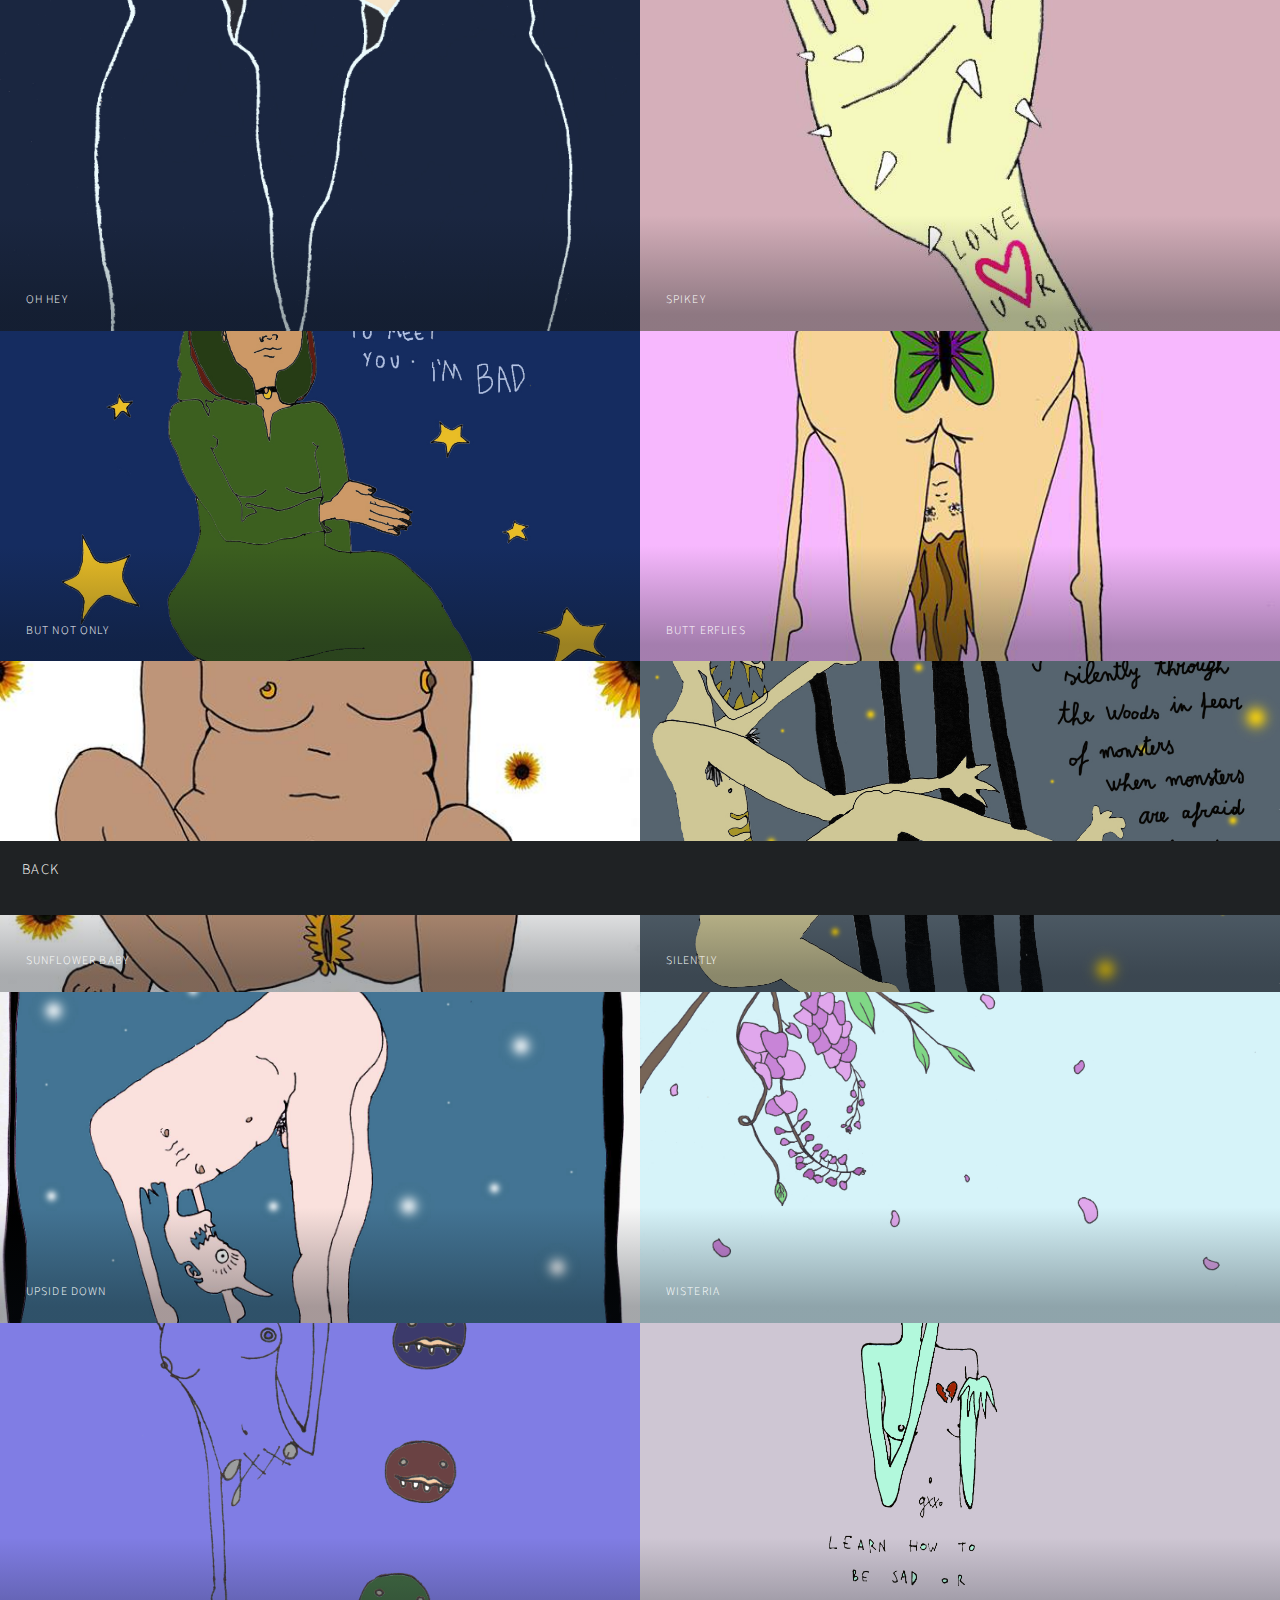
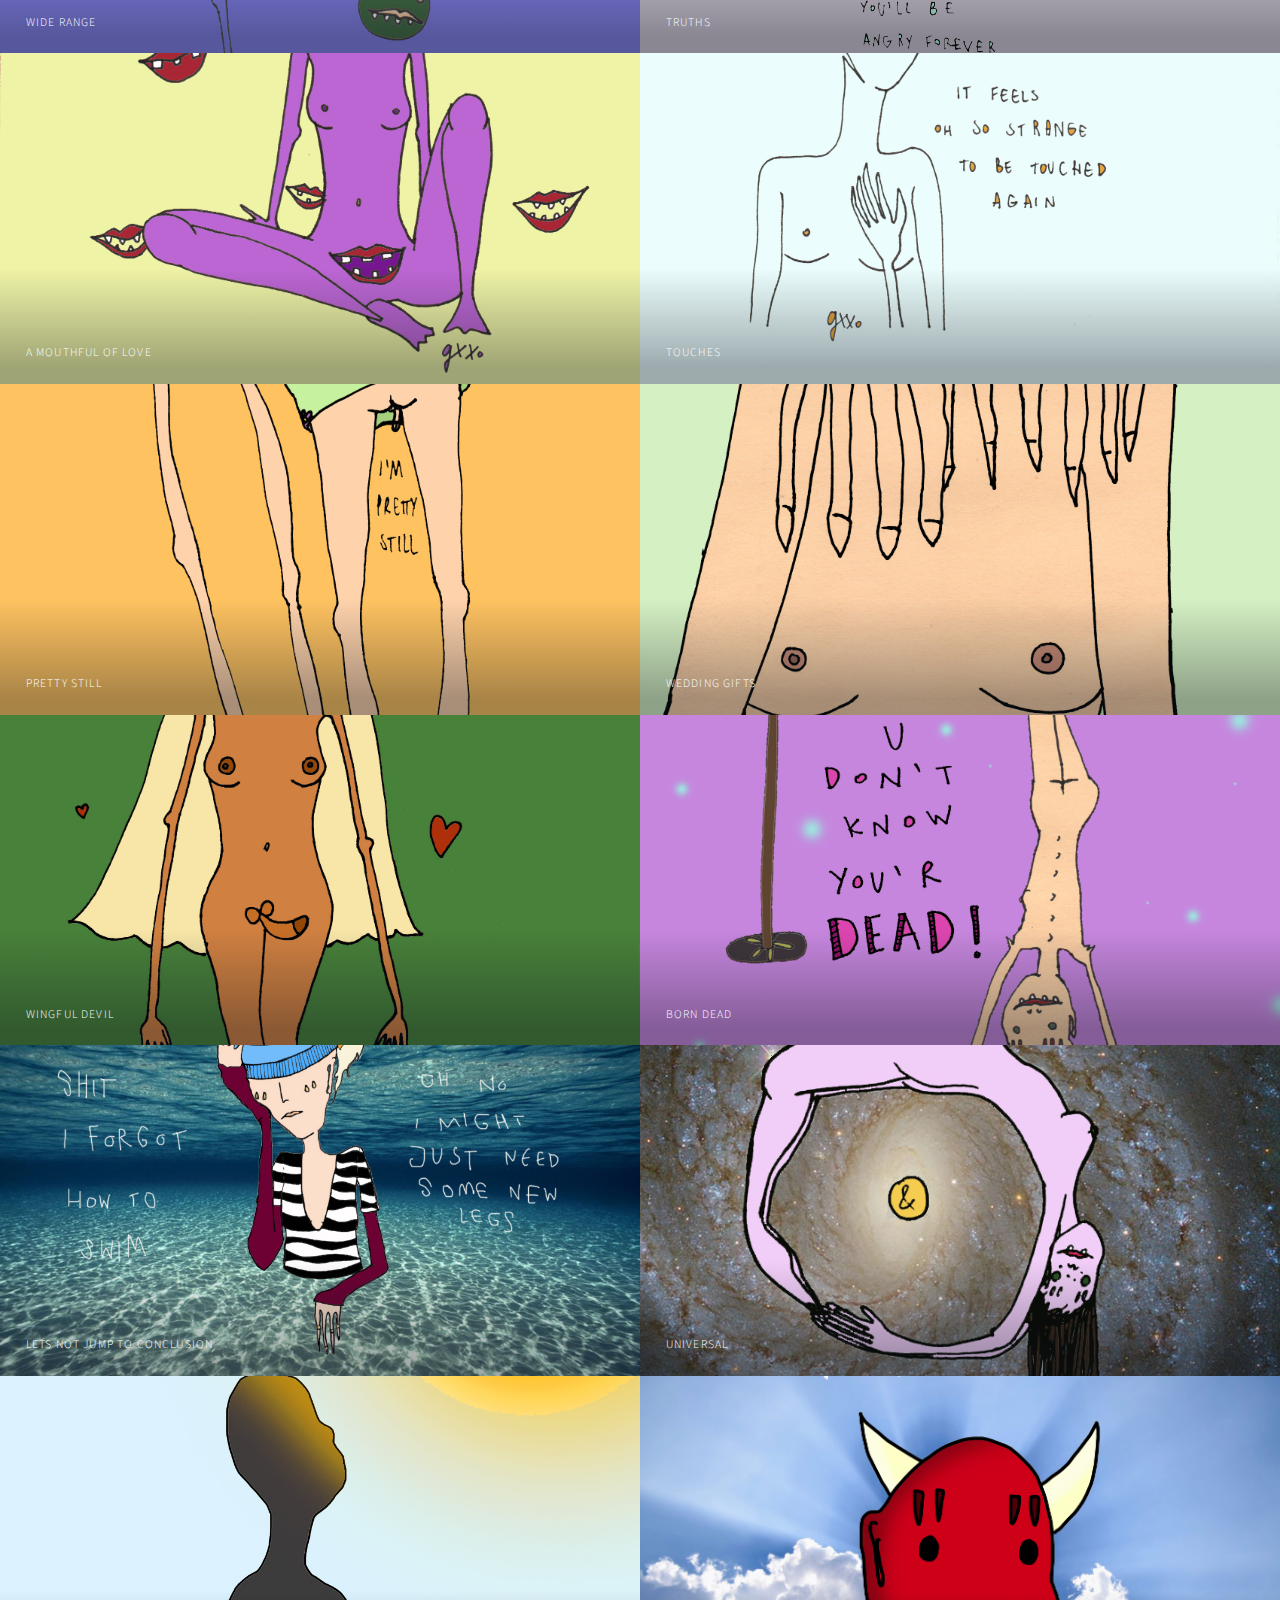
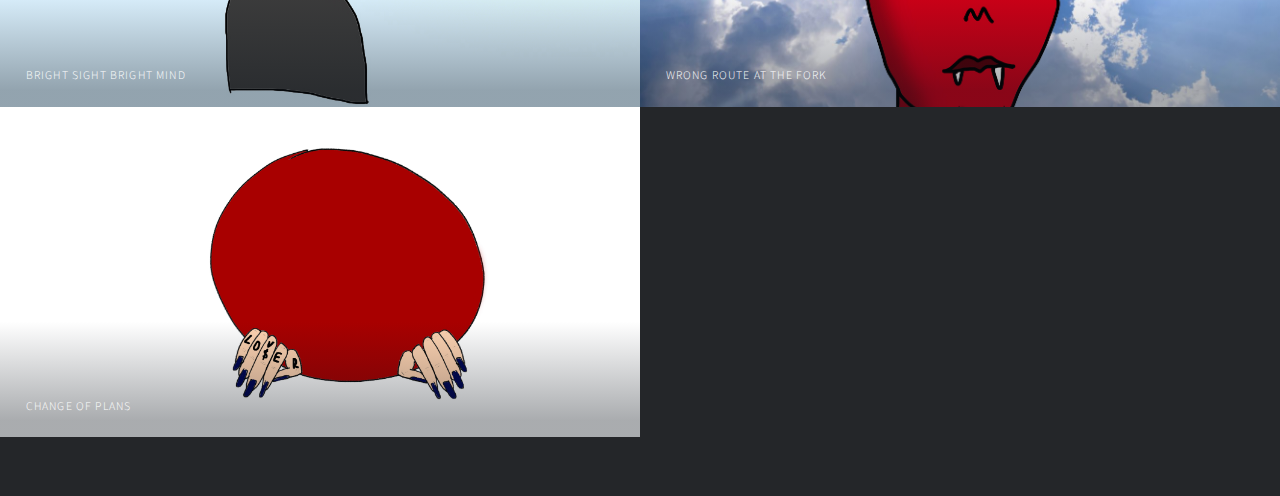
<file: gallery_three/gallery_three.html>
<!DOCTYPE HTML>
<!--
	Multiverse by HTML5 UP
	html5up.net | @ajlkn
	Free for personal and commercial use under the CCA 3.0 license (html5up.net/license)
-->
<html>
	<head>
		<title>DIGITALS</title>
		<meta charset="utf-8" />
		<meta name="viewport" content="width=device-width, initial-scale=1, user-scalable=no" />
		<link rel="stylesheet" href="assets/css/main.css" />
		<link rel="icon" href="../images/sig.ico" type="image/x-icon" />
		<noscript><link rel="stylesheet" href="assets/css/noscript.css" /></noscript>
	</head>
	<body class="is-preload">

		<!-- Wrapper -->
			<div id="wrapper">

				<!-- Header -->
					<header id="header">
						<h1><a href="../index.html#all_drawings"><strong>BACK</strong></a></h1>
					</header>

				<!-- Main -->
					<div id="main">
						<article class="thumb">
							<a href="DIGITALS/1.jpg" class="image"><img src="DIGITALS/1.jpg" alt="" /></a>
							<h2>OH HEY</h2>
						</article>
						<article class="thumb">
							<a href="DIGITALS/2.jpg" class="image"><img src="DIGITALS/2.jpg" alt="" /></a>
							<h2>SPIKEY</h2>
						</article>
						<article class="thumb">
							<a href="DIGITALS/3.jpg" class="image"><img src="DIGITALS/3.jpg" alt="" /></a>
							<h2>BUT NOT ONLY</h2>
						</article>
						<article class="thumb">
							<a href="DIGITALS/4.jpg" class="image"><img src="DIGITALS/4.jpg" alt="" /></a>
							<h2>BUTT ERFLIES</h2>
						</article>
						<article class="thumb">
							<a href="DIGITALS/5.jpg" class="image"><img src="DIGITALS/5.jpg" alt="" /></a>
							<h2>SUNFLOWER BABY</h2>
						</article>
						<article class="thumb">
							<a href="DIGITALS/6.jpg" class="image"><img src="DIGITALS/6.jpg" alt="" /></a>
							<h2>SILENTLY</h2>
						</article>
						<article class="thumb">
							<a href="DIGITALS/7.jpg" class="image"><img src="DIGITALS/7.jpg" alt="" /></a>
							<h2>UPSIDE DOWN</h2>
						</article>
						<article class="thumb">
							<a href="DIGITALS/8.jpg" class="image"><img src="DIGITALS/8.jpg" alt="" /></a>
							<h2>WISTERIA</h2>
						</article>
						<article class="thumb">
							<a href="DIGITALS/9.jpg" class="image"><img src="DIGITALS/9.jpg" alt="" /></a>
							<h2>WIDE RANGE</h2>
						</article>
						<article class="thumb">
							<a href="DIGITALS/10.jpg" class="image"><img src="DIGITALS/10.jpg" alt="" /></a>
							<h2>TRUTHS</h2>
						</article>
						<article class="thumb">
							<a href="DIGITALS/11.jpg" class="image"><img src="DIGITALS/11.jpg" alt="" /></a>
							<h2>A MOUTHFUL OF LOVE</h2>
						</article>
						<article class="thumb">
							<a href="DIGITALS/12.jpg" class="image"><img src="DIGITALS/12.jpg" alt="" /></a>
							<h2>TOUCHES</h2>
						</article>
						<article class="thumb">
							<a href="DIGITALS/13.jpg" class="image"><img src="DIGITALS/13.jpg" alt="" /></a>
							<h2>PRETTY STILL</h2>
						</article>
						<article class="thumb">
							<a href="DIGITALS/14.jpg" class="image"><img src="DIGITALS/14.jpg" alt="" /></a>
							<h2>WEDDING GIFTS</h2>
						</article>
						<article class="thumb">
							<a href="DIGITALS/15.jpg" class="image"><img src="DIGITALS/15.jpg" alt="" /></a>
							<h2>WINGFUL DEVIL</h2>
						</article>
						<article class="thumb">
							<a href="DIGITALS/16.jpg" class="image"><img src="DIGITALS/16.jpg" alt="" /></a>
							<h2>BORN DEAD</h2>
						</article>
						<article class="thumb">
							<a href="DIGITALS/17.jpg" class="image"><img src="DIGITALS/17.jpg" alt="" /></a>
							<h2>LETS NOT JUMP TO CONCLUSION</h2>
						</article>
						<article class="thumb">
							<a href="DIGITALS/18.jpg" class="image"><img src="DIGITALS/18.jpg" alt="" /></a>
							<h2>UNIVERSAL</h2>
						</article>
						<article class="thumb">
							<a href="DIGITALS/19.jpg" class="image"><img src="DIGITALS/19.jpg" alt="" /></a>
							<h2>BRIGHT SIGHT BRIGHT MIND</h2>
						</article>
						<article class="thumb">
							<a href="DIGITALS/20.jpg" class="image"><img src="DIGITALS/20.jpg" alt="" /></a>
							<h2>WRONG ROUTE AT THE FORK</h2>
						</article>
						<article class="thumb">
							<a href="DIGITALS/21.jpg" class="image"><img src="DIGITALS/21.jpg" alt="" /></a>
							<h2>CHANGE OF PLANS</h2>
						</article>
					</div>

		<!-- Scripts -->
			<script src="assets/js/jquery.min.js"></script>
			<script src="assets/js/jquery.poptrox.min.js"></script>
			<script src="assets/js/browser.min.js"></script>
			<script src="assets/js/breakpoints.min.js"></script>
			<script src="assets/js/util.js"></script>
			<script src="assets/js/main.js"></script>

	</body>
</html>
</file>
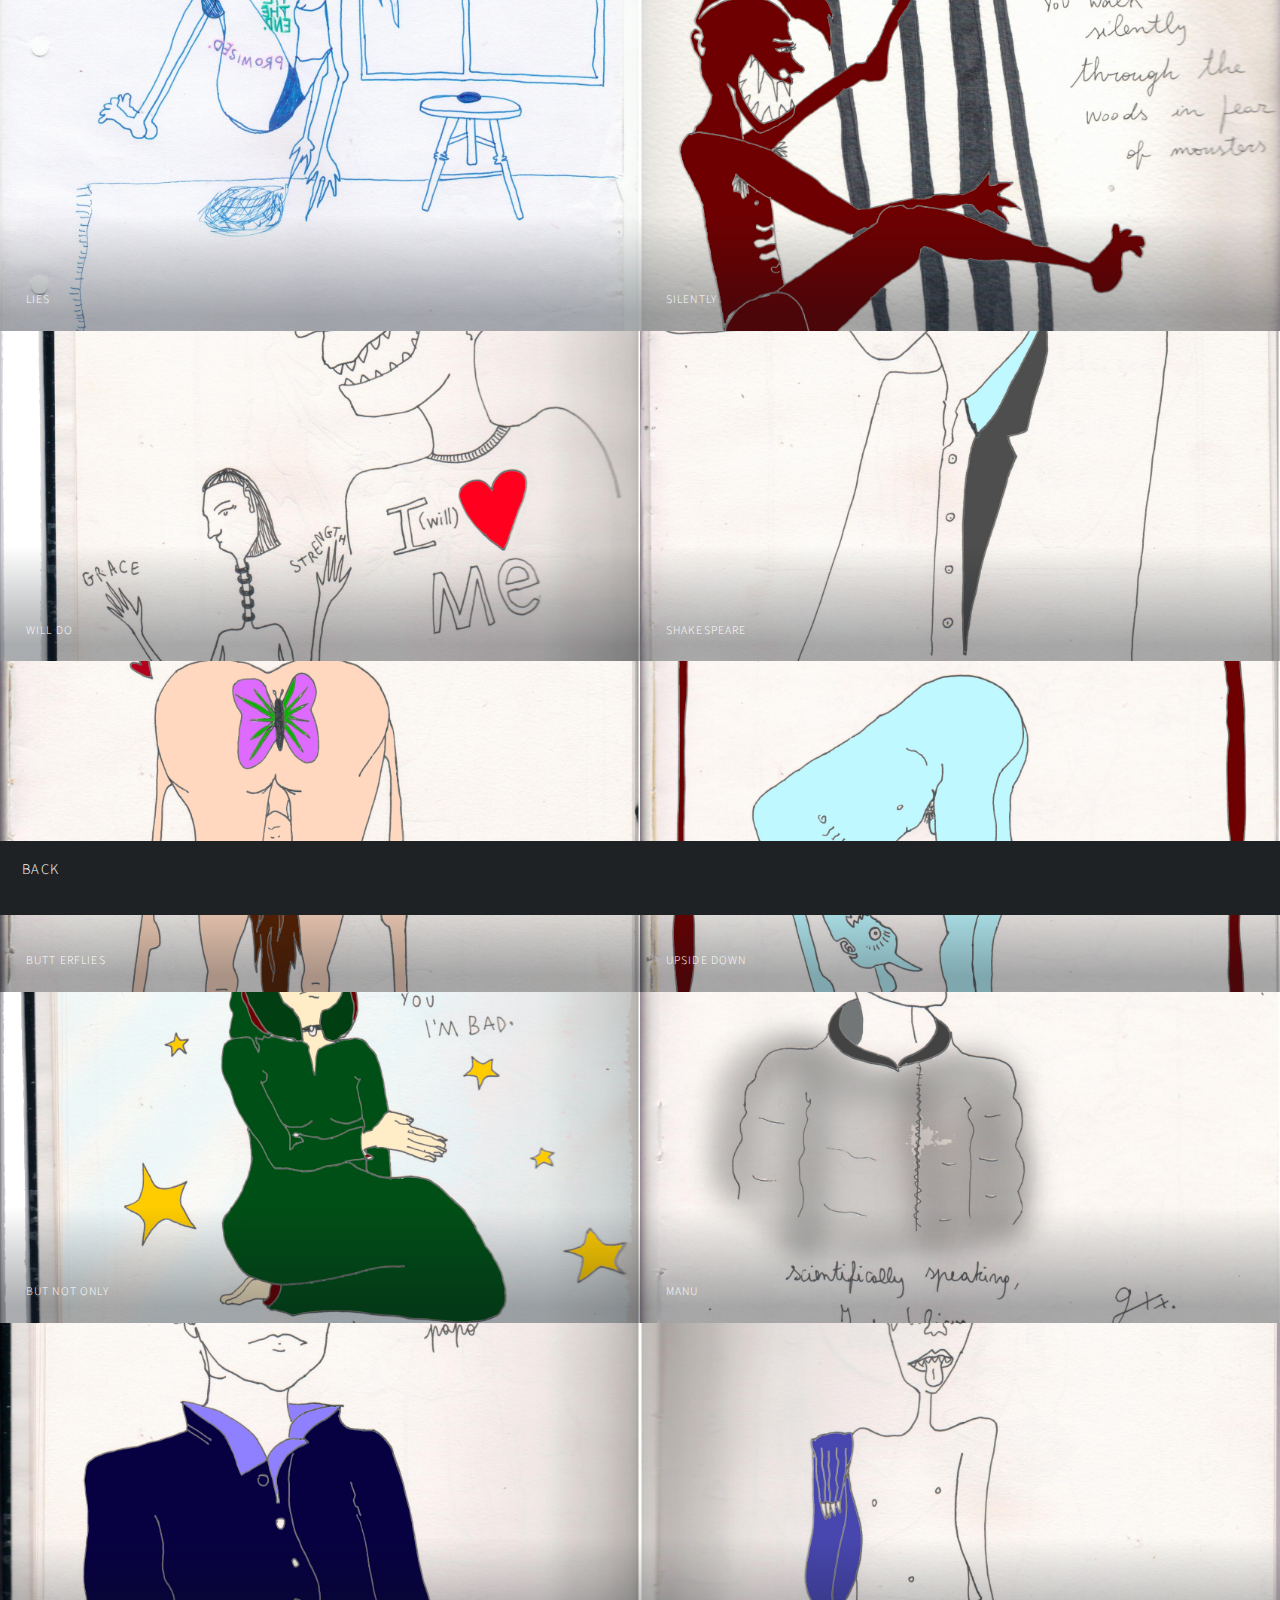
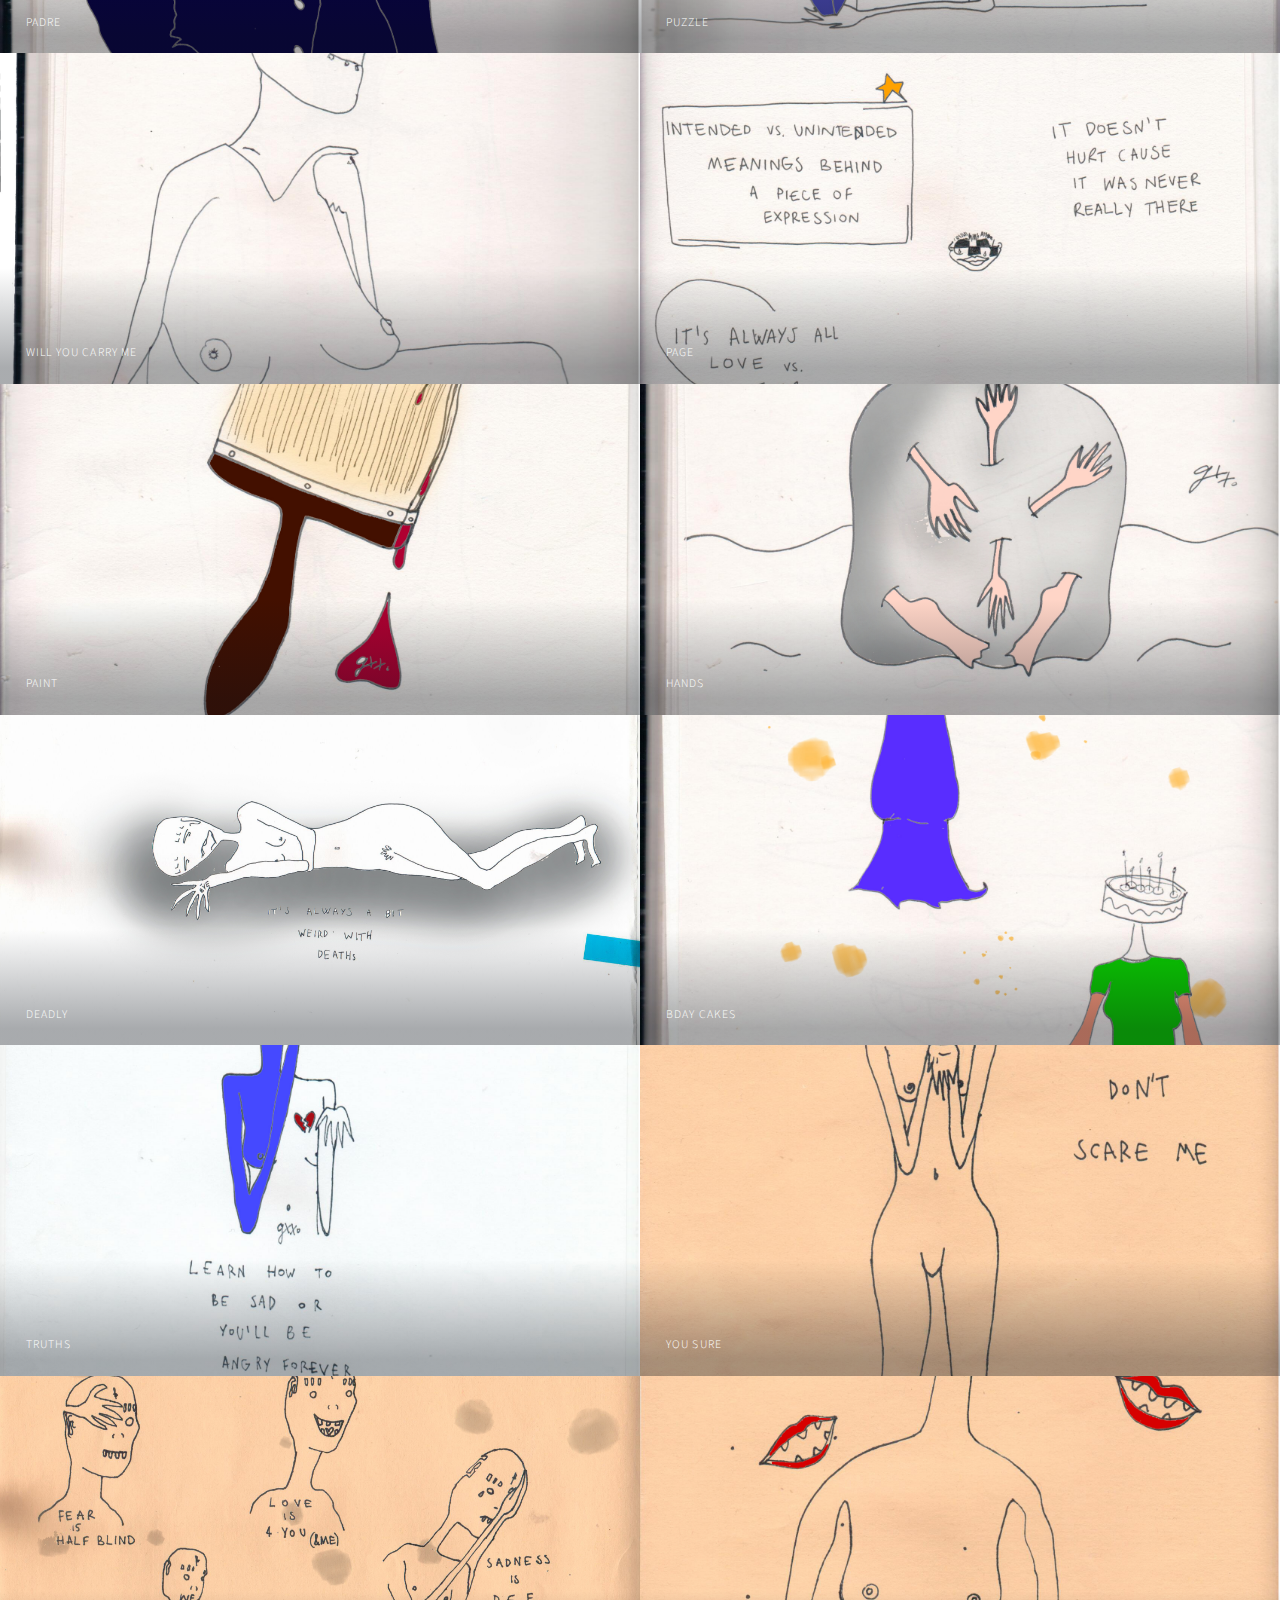
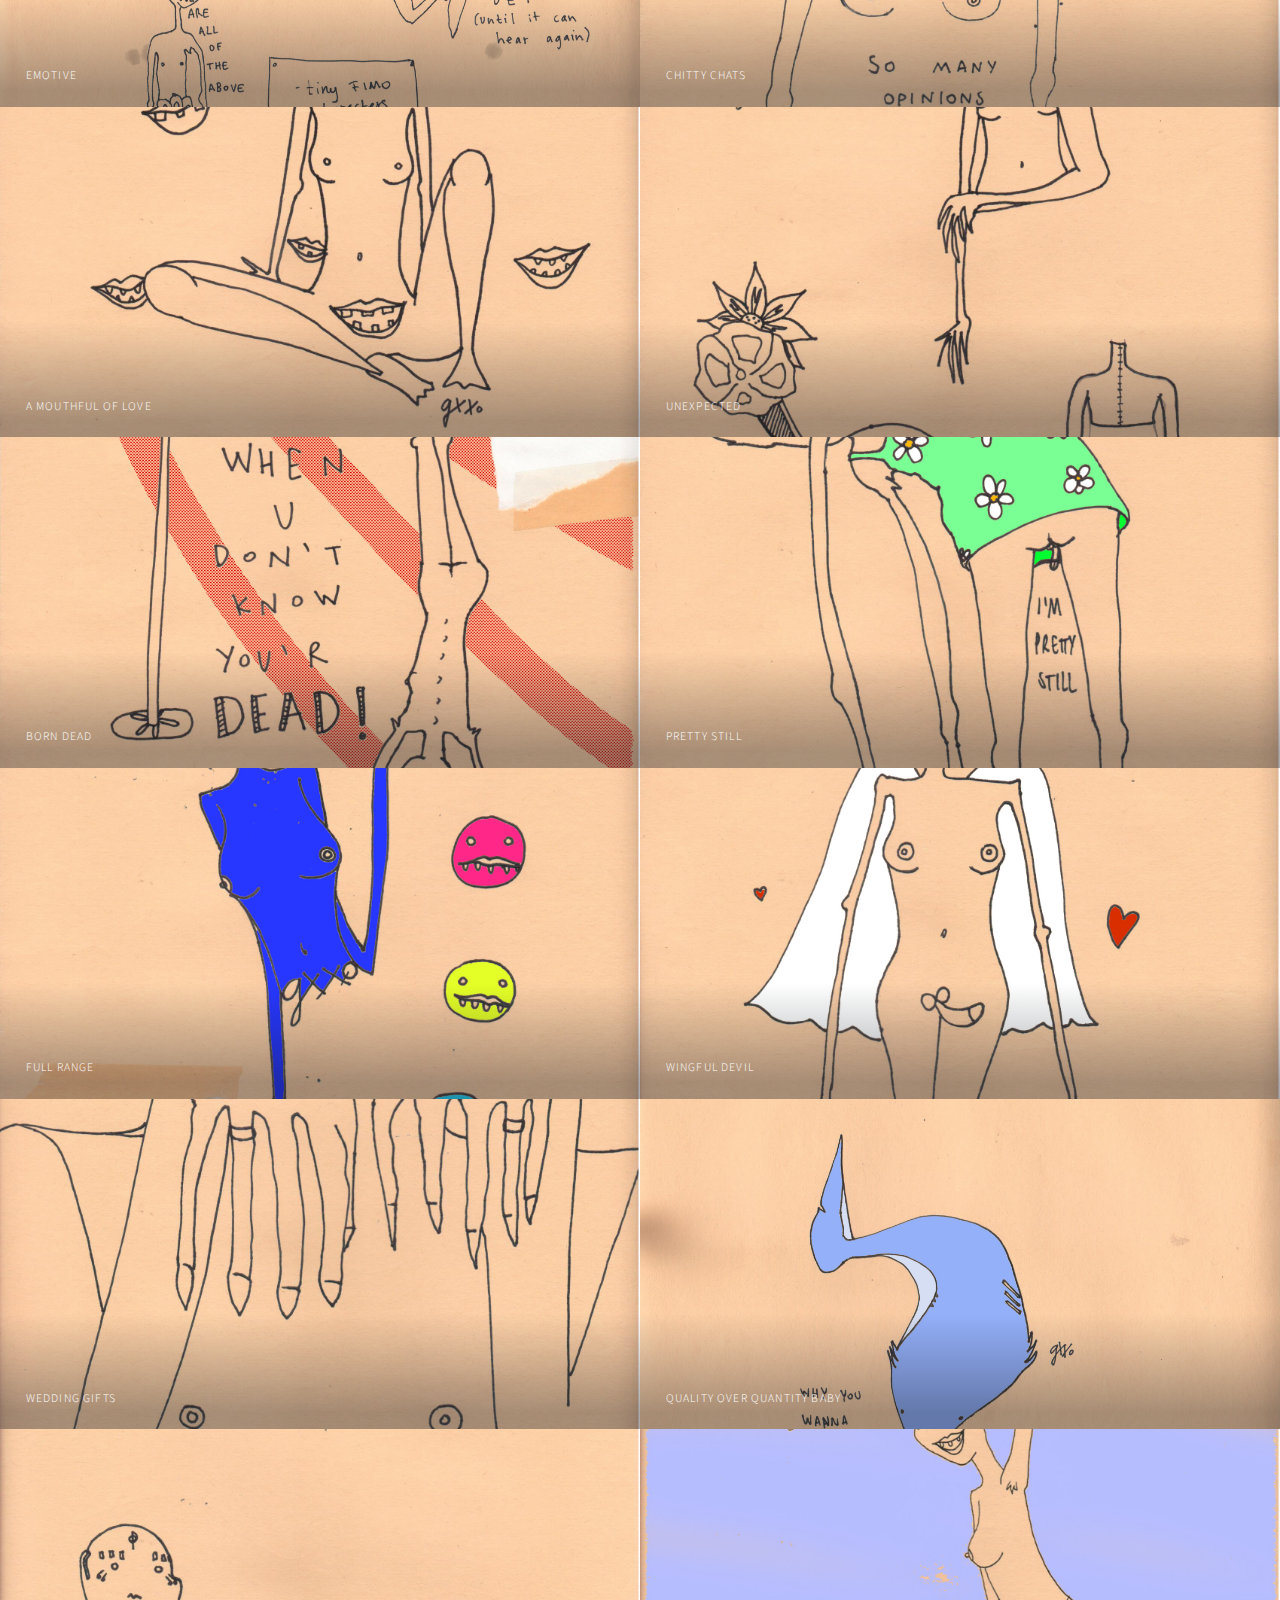
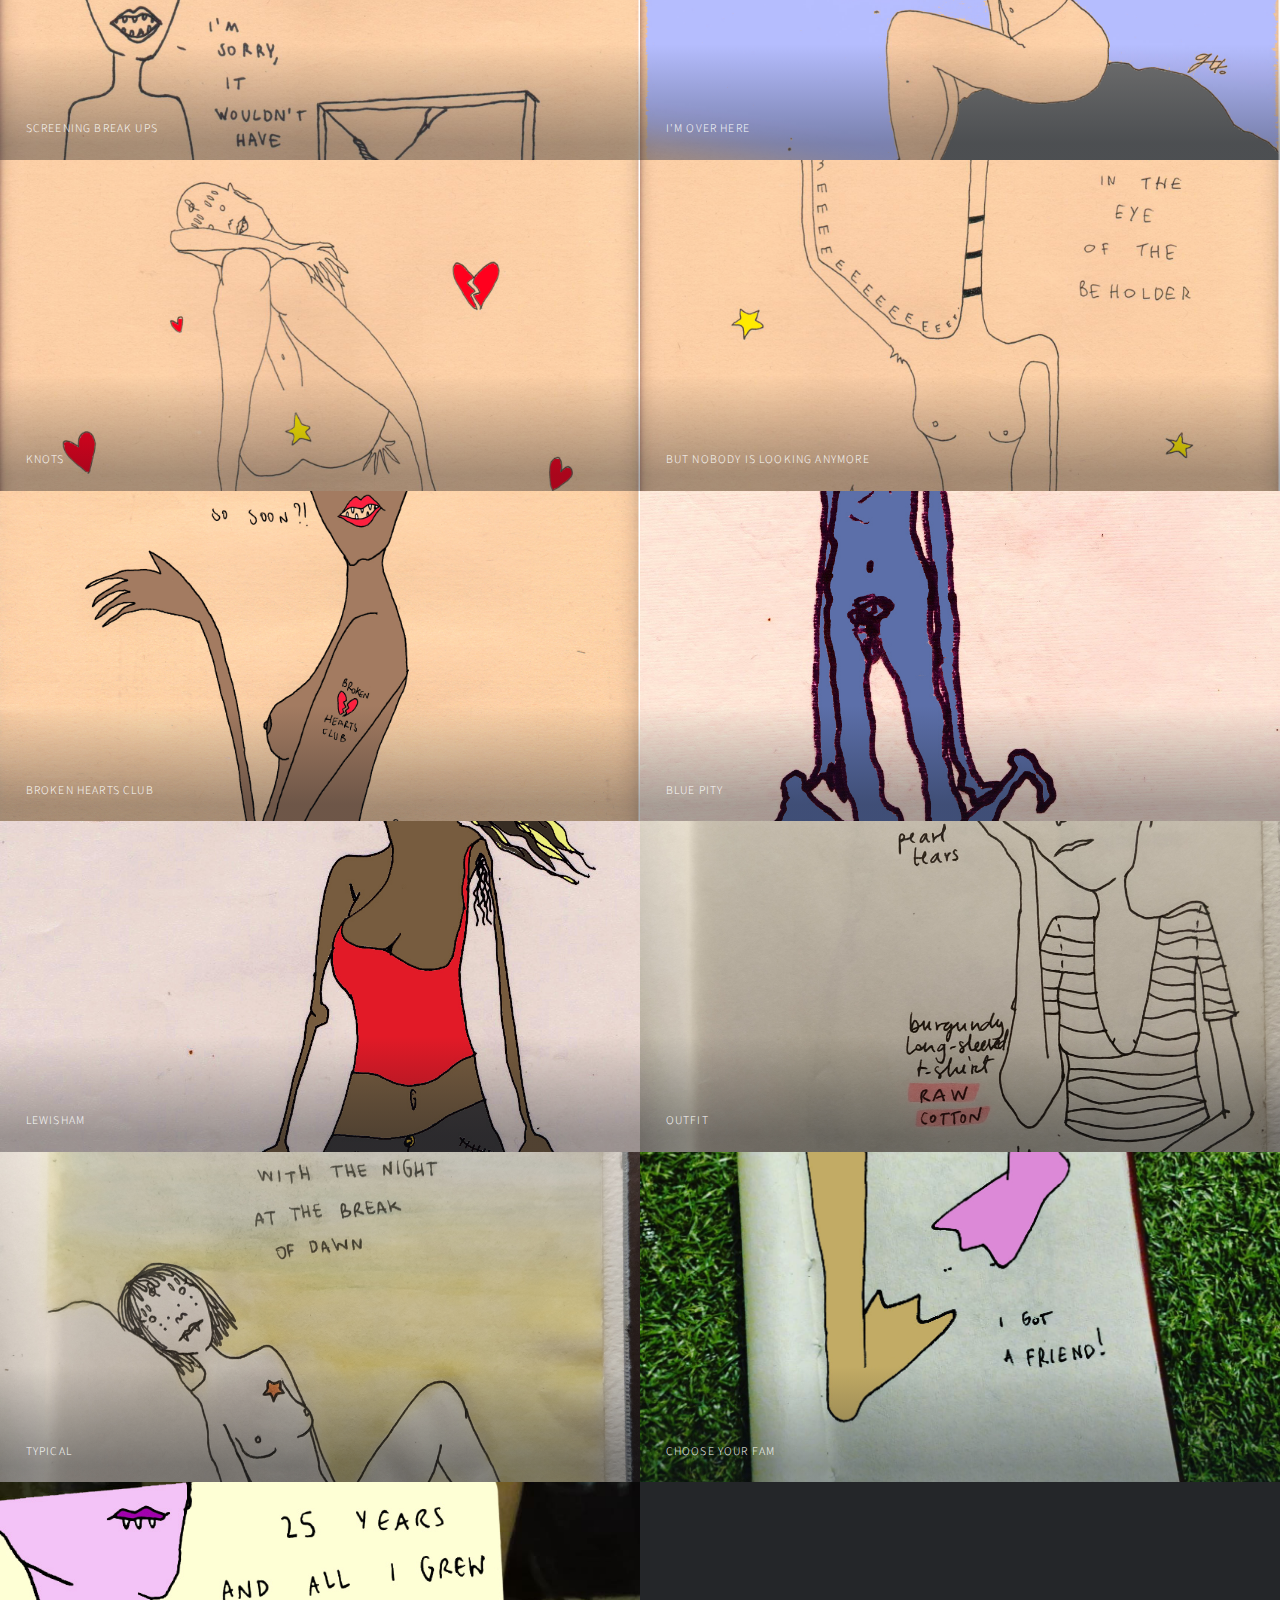
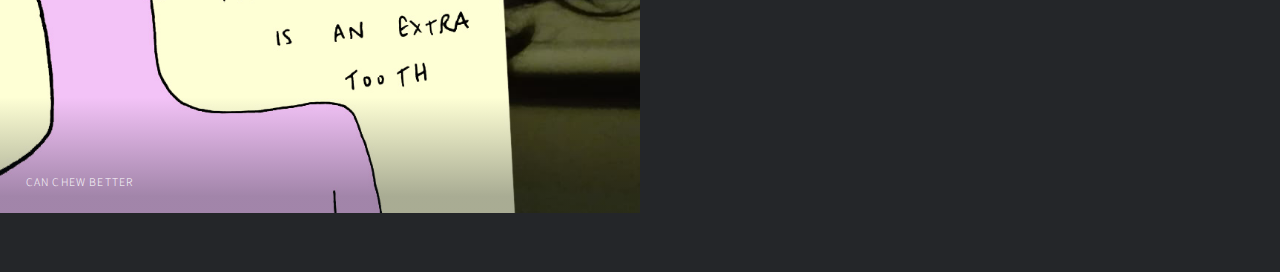
<file: gallery_two/gallery_two.html>
<!DOCTYPE HTML>
<!--
	Multiverse by HTML5 UP
	html5up.net | @ajlkn
	Free for personal and commercial use under the CCA 3.0 license (html5up.net/license)
-->
<html>
	<head>
		<title>2015</title>
		<meta charset="utf-8" />
		<meta name="viewport" content="width=device-width, initial-scale=1, user-scalable=no" />
		<link rel="stylesheet" href="assets/css/main.css" />
		<link rel="icon" href="../images/sig.ico" type="image/x-icon" />
		<noscript><link rel="stylesheet" href="assets/css/noscript.css" /></noscript>
	</head>
	<body class="is-preload">

			<!-- Wrapper -->
			<div id="wrapper">

				<!-- Header -->
					<header id="header">
						<h1><a href="../index.html#all_drawings"><strong>BACK</strong></a></h1>
					</header>

				<!-- Main -->
					<div id="main">
						<article class="thumb">
							<a href="SKETCHES/1.jpg" class="image"><img src="SKETCHES/1.jpg" alt="" /></a>
							<h2>LIES</h2>
							
						</article>
						<article class="thumb">
							<a href="SKETCHES/2.jpg" class="image"><img src="SKETCHES/2.jpg" alt="" /></a>
							<h2>SILENTLY</h2>
							
						</article>
						<article class="thumb">
							<a href="SKETCHES/3.jpg" class="image"><img src="SKETCHES/3.jpg" alt="" /></a>
							<h2>WILL DO</h2>
						</article>
						<article class="thumb">
							<a href="SKETCHES/4.jpg" class="image"><img src="SKETCHES/4.jpg" alt="" /></a>
							<h2>SHAKESPEARE</h2>
						</article>
						<article class="thumb">
							<a href="SKETCHES/5.jpg" class="image"><img src="SKETCHES/5.jpg" alt="" /></a>
							<h2>BUTT ERFLIES</h2>
						</article>
						<article class="thumb">
							<a href="SKETCHES/6.jpg" class="image"><img src="SKETCHES/6.jpg" alt="" /></a>
							<h2>UPSIDE DOWN</h2>
						</article>
						<article class="thumb">
							<a href="SKETCHES/7.jpg" class="image"><img src="SKETCHES/7.jpg" alt="" /></a>
							<h2>BUT NOT ONLY</h2>
						</article>
						<article class="thumb">
							<a href="SKETCHES/8.jpg" class="image"><img src="SKETCHES/8.jpg" alt="" /></a>
							<h2>MANU</h2>
						</article>
						<article class="thumb">
							<a href="SKETCHES/9.jpg" class="image"><img src="SKETCHES/9.jpg" alt="" /></a>
							<h2>PADRE</h2>
						</article>
						<article class="thumb">
							<a href="SKETCHES/10.jpg" class="image"><img src="SKETCHES/10.jpg" alt="" /></a>
							<h2>PUZZLE</h2>
						</article>
						<article class="thumb">
							<a href="SKETCHES/11.jpg" class="image"><img src="SKETCHES/11.jpg" alt="" /></a>
							<h2>WILL YOU CARRY ME</h2>
							
						</article>
						<article class="thumb">
							<a href="SKETCHES/12.jpg" class="image"><img src="SKETCHES/12.jpg" alt="" /></a>
							<h2>PAGE</h2>
							
						</article>
						<article class="thumb">
							<a href="SKETCHES/13.jpg" class="image"><img src="SKETCHES/13.jpg" alt="" /></a>
							<h2>PAINT</h2>
						</article>
						<article class="thumb">
							<a href="SKETCHES/14.jpg" class="image"><img src="SKETCHES/14.jpg" alt="" /></a>
							<h2>HANDS</h2>
						</article>
						<article class="thumb">
							<a href="SKETCHES/15.jpg" class="image"><img src="SKETCHES/15.jpg" alt="" /></a>
							<h2>DEADLY</h2>
						</article>
						<article class="thumb">
							<a href="SKETCHES/16.jpg" class="image"><img src="SKETCHES/16.jpg" alt="" /></a>
							<h2>BDAY CAKES</h2>
						</article>
						<article class="thumb">
							<a href="SKETCHES/17.jpg" class="image"><img src="SKETCHES/17.jpg" alt="" /></a>
							<h2>TRUTHS</h2>
						</article>
						<article class="thumb">
							<a href="SKETCHES/18.jpg" class="image"><img src="SKETCHES/18.jpg" alt="" /></a>
							<h2>YOU SURE</h2>
						</article>
						<article class="thumb">
							<a href="SKETCHES/19.jpg" class="image"><img src="SKETCHES/19.jpg" alt="" /></a>
							<h2>EMOTIVE</h2>
						</article>
						<article class="thumb">
							<a href="SKETCHES/20.jpg" class="image"><img src="SKETCHES/20.jpg" alt="" /></a>
							<h2>CHITTY CHATS</h2>
						</article>
						<article class="thumb">
							<a href="SKETCHES/21.jpg" class="image"><img src="SKETCHES/21.jpg" alt="" /></a>
							<h2>A MOUTHFUL OF LOVE</h2>
						</article>
						<article class="thumb">
							<a href="SKETCHES/22.jpg" class="image"><img src="SKETCHES/22.jpg" alt="" /></a>
							<h2>UNEXPECTED</h2>
						</article>
						<article class="thumb">
							<a href="SKETCHES/23.jpg" class="image"><img src="SKETCHES/23.jpg" alt="" /></a>
							<h2>BORN DEAD</h2>
						</article>
						<article class="thumb">
							<a href="SKETCHES/24.jpg" class="image"><img src="SKETCHES/24.jpg" alt="" /></a>
							<h2>PRETTY STILL</h2>
						</article>
						<article class="thumb">
							<a href="SKETCHES/25.jpg" class="image"><img src="SKETCHES/25.jpg" alt="" /></a>
							<h2>FULL RANGE</h2>
						</article>
						<article class="thumb">
							<a href="SKETCHES/26.jpg" class="image"><img src="SKETCHES/26.jpg" alt="" /></a>
							<h2>WINGFUL DEVIL</h2>
						</article>
						<article class="thumb">
							<a href="SKETCHES/27.jpg" class="image"><img src="SKETCHES/27.jpg" alt="" /></a>
							<h2>WEDDING GIFTS</h2>
						</article>
						<article class="thumb">
							<a href="SKETCHES/28.jpg" class="image"><img src="SKETCHES/28.jpg" alt="" /></a>
							<h2>QUALITY OVER QUANTITY BABY</h2>
						</article>
						<article class="thumb">
							<a href="SKETCHES/29.jpg" class="image"><img src="SKETCHES/29.jpg" alt="" /></a>
							<h2>SCREENING BREAK UPS</h2>
						</article>
						<article class="thumb">
							<a href="SKETCHES/30.jpg" class="image"><img src="SKETCHES/30.jpg" alt="" /></a>
							<h2>I'M OVER HERE</h2>
						</article>

						<article class="thumb">
							<a href="SKETCHES/31.jpg" class="image"><img src="SKETCHES/31.jpg" alt="" /></a>
							<h2>KNOTS</h2>
							
						</article>
						<article class="thumb">
							<a href="SKETCHES/32.jpg" class="image"><img src="SKETCHES/32.jpg" alt="" /></a>
							<h2>BUT NOBODY IS LOOKING ANYMORE</h2>
							
						</article>
						<article class="thumb">
							<a href="SKETCHES/33.jpg" class="image"><img src="SKETCHES/33.jpg" alt="" /></a>
							<h2>BROKEN HEARTS CLUB</h2>
						</article>
						<article class="thumb">
							<a href="SKETCHES/34.jpg" class="image"><img src="SKETCHES/34.jpg" alt="" /></a>
							<h2>BLUE PITY</h2>
						</article>
						<article class="thumb">
							<a href="SKETCHES/35.jpg" class="image"><img src="SKETCHES/35.jpg" alt="" /></a>
							<h2>LEWISHAM</h2>
						</article>
						<article class="thumb">
							<a href="SKETCHES/36.jpg" class="image"><img src="SKETCHES/36.jpg" alt="" /></a>
							<h2>OUTFIT</h2>
						</article>
						<article class="thumb">
							<a href="SKETCHES/37.jpg" class="image"><img src="SKETCHES/37.jpg" alt="" /></a>
							<h2>TYPICAL</h2>
						</article>
						<article class="thumb">
							<a href="SKETCHES/38.jpg" class="image"><img src="SKETCHES/38.jpg" alt="" /></a>
							<h2>CHOOSE YOUR FAM</h2>
						</article>
						<article class="thumb">
							<a href="SKETCHES/39.jpg" class="image"><img src="SKETCHES/39.jpg" alt="" /></a>
							<h2>CAN CHEW BETTER</h2>
						</article>
					</div>


		<!-- Scripts -->
			<script src="assets/js/jquery.min.js"></script>
			<script src="assets/js/jquery.poptrox.min.js"></script>
			<script src="assets/js/browser.min.js"></script>
			<script src="assets/js/breakpoints.min.js"></script>
			<script src="assets/js/util.js"></script>
			<script src="assets/js/main.js"></script>

	</body>
</html>
</file>
<file: assets/css/noscript.css>
/*
	Dimension by HTML5 UP
	html5up.net | @ajlkn
	Free for personal and commercial use under the CCA 3.0 license (html5up.net/license)
*/

/* BG */

	body.is-preload #bg:before {
		background-color: transparent;
	}

/* Header */

	body.is-preload #header {
		-moz-filter: none;
		-webkit-filter: none;
		-ms-filter: none;
		filter: none;
	}

		body.is-preload #header > * {
			opacity: 1;
		}

		body.is-preload #header .content .inner {
			max-height: none;
			padding: 3rem 2rem;
			opacity: 1;
		}

/* Main */

	#main article {
		opacity: 1;
		margin: 4rem 0 0 0;
	}
</file>
<file: gallery_eight/assets/css/noscript.css>
/*
	Multiverse by HTML5 UP
	html5up.net | @ajlkn
	Free for personal and commercial use under the CCA 3.0 license (html5up.net/license)
*/

/* Wrapper */

	body.is-preload #wrapper:before {
		display: none;
	}

/* Main */

	body.is-preload #main .thumb {
		pointer-events: auto;
		opacity: 1;
	}

/* Header */

	body.is-preload #header {
		-moz-transform: none;
		-webkit-transform: none;
		-ms-transform: none;
		transform: none;
	}
</file>
<file: gallery_five/assets/css/noscript.css>
/*
	Multiverse by HTML5 UP
	html5up.net | @ajlkn
	Free for personal and commercial use under the CCA 3.0 license (html5up.net/license)
*/

/* Wrapper */

	body.is-preload #wrapper:before {
		display: none;
	}

/* Main */

	body.is-preload #main .thumb {
		pointer-events: auto;
		opacity: 1;
	}

/* Header */

	body.is-preload #header {
		-moz-transform: none;
		-webkit-transform: none;
		-ms-transform: none;
		transform: none;
	}
</file>
<file: gallery_four/assets/css/noscript.css>
/*
	Multiverse by HTML5 UP
	html5up.net | @ajlkn
	Free for personal and commercial use under the CCA 3.0 license (html5up.net/license)
*/

/* Wrapper */

	body.is-preload #wrapper:before {
		display: none;
	}

/* Main */

	body.is-preload #main .thumb {
		pointer-events: auto;
		opacity: 1;
	}

/* Header */

	body.is-preload #header {
		-moz-transform: none;
		-webkit-transform: none;
		-ms-transform: none;
		transform: none;
	}
</file>
<file: gallery_nine/assets/css/noscript.css>
/*
	Multiverse by HTML5 UP
	html5up.net | @ajlkn
	Free for personal and commercial use under the CCA 3.0 license (html5up.net/license)
*/

/* Wrapper */

	body.is-preload #wrapper:before {
		display: none;
	}

/* Main */

	body.is-preload #main .thumb {
		pointer-events: auto;
		opacity: 1;
	}

/* Header */

	body.is-preload #header {
		-moz-transform: none;
		-webkit-transform: none;
		-ms-transform: none;
		transform: none;
	}
</file>
<file: gallery_one/assets/css/noscript.css>
/*
	Multiverse by HTML5 UP
	html5up.net | @ajlkn
	Free for personal and commercial use under the CCA 3.0 license (html5up.net/license)
*/

/* Wrapper */

	body.is-preload #wrapper:before {
		display: none;
	}

/* Main */

	body.is-preload #main .thumb {
		pointer-events: auto;
		opacity: 1;
	}

/* Header */

	body.is-preload #header {
		-moz-transform: none;
		-webkit-transform: none;
		-ms-transform: none;
		transform: none;
	}
</file>
<file: gallery_seven/assets/css/noscript.css>
/*
	Multiverse by HTML5 UP
	html5up.net | @ajlkn
	Free for personal and commercial use under the CCA 3.0 license (html5up.net/license)
*/

/* Wrapper */

	body.is-preload #wrapper:before {
		display: none;
	}

/* Main */

	body.is-preload #main .thumb {
		pointer-events: auto;
		opacity: 1;
	}

/* Header */

	body.is-preload #header {
		-moz-transform: none;
		-webkit-transform: none;
		-ms-transform: none;
		transform: none;
	}
</file>
<file: gallery_three/assets/css/noscript.css>
/*
	Multiverse by HTML5 UP
	html5up.net | @ajlkn
	Free for personal and commercial use under the CCA 3.0 license (html5up.net/license)
*/

/* Wrapper */

	body.is-preload #wrapper:before {
		display: none;
	}

/* Main */

	body.is-preload #main .thumb {
		pointer-events: auto;
		opacity: 1;
	}

/* Header */

	body.is-preload #header {
		-moz-transform: none;
		-webkit-transform: none;
		-ms-transform: none;
		transform: none;
	}
</file>
<file: gallery_two/assets/css/noscript.css>
/*
	Multiverse by HTML5 UP
	html5up.net | @ajlkn
	Free for personal and commercial use under the CCA 3.0 license (html5up.net/license)
*/

/* Wrapper */

	body.is-preload #wrapper:before {
		display: none;
	}

/* Main */

	body.is-preload #main .thumb {
		pointer-events: auto;
		opacity: 1;
	}

/* Header */

	body.is-preload #header {
		-moz-transform: none;
		-webkit-transform: none;
		-ms-transform: none;
		transform: none;
	}
</file>
<file: assets/css/main.css>
@import url(fontawesome-all.min.css);
@import url("https://fonts.googleapis.com/css?family=Source+Sans+Pro:300italic,600italic,300,600");

/*
	Dimension by HTML5 UP
	html5up.net | @ajlkn
	Free for personal and commercial use under the CCA 3.0 license (html5up.net/license)
*/

html, body, div, span, applet, object,
iframe, h1, h2, h3, h4, h5, h6, p, blockquote,
pre, a, abbr, acronym, address, big, cite,
code, del, dfn, em, img, ins, kbd, q, s, samp,
small, strike, strong, sub, sup, tt, var, b,
u, i, center, dl, dt, dd, ol, ul, li, fieldset,
form, label, legend, table, caption, tbody,
tfoot, thead, tr, th, td, article, aside,
canvas, details, embed, figure, figcaption,
footer, header, hgroup, menu, nav, output, ruby,
section, summary, time, mark, audio, video {
	margin: 0;
	padding: 0;
	border: 0;
	font-size: 100%;
	font: inherit;
	vertical-align: baseline;}

article, aside, details, figcaption, figure,
footer, header, hgroup, menu, nav, section {
	display: block;}

body {
	line-height: 1;
}

ol, ul {
	list-style: none;
}

blockquote, q {
	quotes: none;
}

	blockquote:before, blockquote:after, q:before, q:after {
		content: '';
		content: none;
	}

table {
	border-collapse: collapse;
	border-spacing: 0;
}

body {
	-webkit-text-size-adjust: none;
}

mark {
	background-color: transparent;
	color: inherit;
}

input::-moz-focus-inner {
	border: 0;
	padding: 0;
}

input, select, textarea {
	-moz-appearance: none;
	-webkit-appearance: none;
	-ms-appearance: none;
	appearance: none;
}

/* Basic */
	h1#giulia 
	{ 
		width: 0px; 
		height: 2em; 
		white-space: nowrap; 
		overflow: hidden;  
	}
	
	@-ms-viewport {
		width: device-width;
	}

	@media screen and (max-width: 480px) {

		html, body {
			min-width: 320px;
		}

	}

	html {
		box-sizing: border-box;
	}

	*, *:before, *:after {
		box-sizing: inherit;
	}

	body {
		background: #1b1f22;
	}

		body.is-preload *, body.is-preload *:before, body.is-preload *:after {
			-moz-animation: none !important;
			-webkit-animation: none !important;
			-ms-animation: none !important;
			animation: none !important;
			-moz-transition: none !important;
			-webkit-transition: none !important;
			-ms-transition: none !important;
			transition: none !important;
		}

/* Type */

	html {
		font-size: 16pt;
	}

		@media screen and (max-width: 1680px) {

			html {
				font-size: 12pt;
			}

		}

		@media screen and (max-width: 736px) {

			html {
				font-size: 11pt;
			}

		}

		@media screen and (max-width: 360px) {

			html {
				font-size: 10pt;
			}

		}

	body, input, select, textarea {
		color: #ffffff;
		font-family: "Source Sans Pro", sans-serif;
		font-weight: 300;
		font-size: 1rem;
		line-height: 1.65;
	}

	a {
		-moz-transition: color 0.2s ease-in-out, background-color 0.2s ease-in-out, border-bottom-color 0.2s ease-in-out;
		-webkit-transition: color 0.2s ease-in-out, background-color 0.2s ease-in-out, border-bottom-color 0.2s ease-in-out;
		-ms-transition: color 0.2s ease-in-out, background-color 0.2s ease-in-out, border-bottom-color 0.2s ease-in-out;
		transition: color 0.2s ease-in-out, background-color 0.2s ease-in-out, border-bottom-color 0.2s ease-in-out;
		border-bottom: dotted 1px rgba(255, 255, 255, 0.5);
		text-decoration: none;
		color: inherit;
	}

		a:hover {
			border-bottom-color: transparent;
		}

	strong, b {
		color: #ffffff;
		font-weight: 600;
	}

	em, i {
		font-style: italic;
	}

	p {
		margin: 0 0 2rem 0;
	}

	h1, h2, h3, h4, h5, h6 {
		color: #ffffff;
		font-weight: 600;
		line-height: 1.5;
		margin: 0 0 1rem 0;
		text-transform: uppercase;
		letter-spacing: 0.2rem;
	}

		h1 a, h2 a, h3 a, h4 a, h5 a, h6 a {
			color: inherit;
			text-decoration: none;
		}

		h1.major, h2.major, h3.major, h4.major, h5.major, h6.major {
			border-bottom: solid 1px #ffffff;
			width: -moz-max-content;
			width: -webkit-max-content;
			width: -ms-max-content;
			width: max-content;
			padding-bottom: 0.5rem;
			margin: 0 0 2rem 0;
		}

	h1 {
		font-size: 2.25rem;
		line-height: 1.3;
		letter-spacing: 0.5rem;
	}

	h2 {
		font-size: 1.5rem;
		line-height: 1.4;
		letter-spacing: 0.5rem;
	}

	h3 {
		font-size: 1rem;
	}

	h4 {
		font-size: 0.8rem;
	}

	h5 {
		font-size: 0.7rem;
	}

	h6 {
		font-size: 0.6rem;
	}

	@media screen and (max-width: 736px) {

		h1 {
			font-size: 1.75rem;
			line-height: 1.4;
		}

		h2 {
			font-size: 1.25em;
			line-height: 1.5;
		}

	}

	sub {
		font-size: 0.8rem;
		position: relative;
		top: 0.5rem;
	}

	sup {
		font-size: 0.8rem;
		position: relative;
		top: -0.5rem;
	}

	blockquote {
		border-left: solid 4px #ffffff;
		font-style: italic;
		margin: 0 0 2rem 0;
		padding: 0.5rem 0 0.5rem 2rem;
	}

	code {
		background: rgba(255, 255, 255, 0.075);
		border-radius: 4px;
		font-family: "Courier New", monospace;
		font-size: 0.9rem;
		margin: 0 0.25rem;
		padding: 0.25rem 0.65rem;
	}

	pre {
		-webkit-overflow-scrolling: touch;
		font-family: "Courier New", monospace;
		font-size: 0.9rem;
		margin: 0 0 2rem 0;
	}

		pre code {
			display: block;
			line-height: 1.75;
			padding: 1rem 1.5rem;
			overflow-x: auto;
		}

	hr {
		border: 0;
		border-bottom: solid 1px #ffffff;
		margin: 2.75rem 0;
	}

	.align-left {
		text-align: left;
	}

	.align-center {
		text-align: center;
	}

	.align-right {
		text-align: right;
	}

/* Form */

	form {
		margin: 0 0 2rem 0;
	}

		form > :last-child {
			margin-bottom: 0;
		}

		form > .fields {
			display: -moz-flex;
			display: -webkit-flex;
			display: -ms-flex;
			display: flex;
			-moz-flex-wrap: wrap;
			-webkit-flex-wrap: wrap;
			-ms-flex-wrap: wrap;
			flex-wrap: wrap;
			width: calc(100% + 3rem);
			margin: -1.5rem 0 2rem -1.5rem;
		}

			form > .fields > .field {
				-moz-flex-grow: 0;
				-webkit-flex-grow: 0;
				-ms-flex-grow: 0;
				flex-grow: 0;
				-moz-flex-shrink: 0;
				-webkit-flex-shrink: 0;
				-ms-flex-shrink: 0;
				flex-shrink: 0;
				padding: 1.5rem 0 0 1.5rem;
				width: calc(100% - 1.5rem);
			}

				form > .fields > .field.half {
					width: calc(50% - 0.75rem);
				}

				form > .fields > .field.third {
					width: calc(100%/3 - 0.5rem);
				}

				form > .fields > .field.quarter {
					width: calc(25% - 0.375rem);
				}

		@media screen and (max-width: 480px) {

			form > .fields {
				width: calc(100% + 3rem);
				margin: -1.5rem 0 2rem -1.5rem;
			}

				form > .fields > .field {
					padding: 1.5rem 0 0 1.5rem;
					width: calc(100% - 1.5rem);
				}

					form > .fields > .field.half {
						width: calc(100% - 1.5rem);
					}

					form > .fields > .field.third {
						width: calc(100% - 1.5rem);
					}

					form > .fields > .field.quarter {
						width: calc(100% - 1.5rem);
					}

		}

	label {
		color: #ffffff;
		display: block;
		font-size: 0.8rem;
		font-weight: 300;
		letter-spacing: 0.2rem;
		line-height: 1.5;
		margin: 0 0 1rem 0;
		text-transform: uppercase;
	}

	input[type="text"],
	input[type="password"],
	input[type="email"],
	input[type="tel"],
	select,
	textarea {
		-moz-appearance: none;
		-webkit-appearance: none;
		-ms-appearance: none;
		appearance: none;
		-moz-transition: border-color 0.2s ease-in-out, box-shadow 0.2s ease-in-out, background-color 0.2s ease-in-out;
		-webkit-transition: border-color 0.2s ease-in-out, box-shadow 0.2s ease-in-out, background-color 0.2s ease-in-out;
		-ms-transition: border-color 0.2s ease-in-out, box-shadow 0.2s ease-in-out, background-color 0.2s ease-in-out;
		transition: border-color 0.2s ease-in-out, box-shadow 0.2s ease-in-out, background-color 0.2s ease-in-out;
		background-color: transparent;
		border-radius: 4px;
		border: solid 1px #ffffff;
		color: inherit;
		display: block;
		outline: 0;
		padding: 0 1rem;
		text-decoration: none;
		width: 100%;
	}

		input[type="text"]:invalid,
		input[type="password"]:invalid,
		input[type="email"]:invalid,
		input[type="tel"]:invalid,
		select:invalid,
		textarea:invalid {
			box-shadow: none;
		}

		input[type="text"]:focus,
		input[type="password"]:focus,
		input[type="email"]:focus,
		input[type="tel"]:focus,
		select:focus,
		textarea:focus {
			background: rgba(255, 255, 255, 0.075);
			border-color: #ffffff;
			box-shadow: 0 0 0 1px #ffffff;
		}

	select {
		background-image: url("data:image/svg+xml;charset=utf8,%3Csvg xmlns='http://www.w3.org/2000/svg' width='40' height='40' preserveAspectRatio='none' viewBox='0 0 40 40'%3E%3Cpath d='M9.4,12.3l10.4,10.4l10.4-10.4c0.2-0.2,0.5-0.4,0.9-0.4c0.3,0,0.6,0.1,0.9,0.4l3.3,3.3c0.2,0.2,0.4,0.5,0.4,0.9 c0,0.4-0.1,0.6-0.4,0.9L20.7,31.9c-0.2,0.2-0.5,0.4-0.9,0.4c-0.3,0-0.6-0.1-0.9-0.4L4.3,17.3c-0.2-0.2-0.4-0.5-0.4-0.9 c0-0.4,0.1-0.6,0.4-0.9l3.3-3.3c0.2-0.2,0.5-0.4,0.9-0.4S9.1,12.1,9.4,12.3z' fill='%23ffffff' /%3E%3C/svg%3E");
		background-size: 1.25rem;
		background-repeat: no-repeat;
		background-position: calc(100% - 1rem) center;
		height: 2.75rem;
		padding-right: 2.75rem;
		text-overflow: ellipsis;
	}

		select option {
			color: #ffffff;
			background: #1b1f22;
		}

		select:focus::-ms-value {
			background-color: transparent;
		}

		select::-ms-expand {
			display: none;
		}

	input[type="text"],
	input[type="password"],
	input[type="email"],
	select {
		height: 2.75rem;
	}

	textarea {
		padding: 0.75rem 1rem;
	}

	input[type="checkbox"],
	input[type="radio"] {
		-moz-appearance: none;
		-webkit-appearance: none;
		-ms-appearance: none;
		appearance: none;
		display: block;
		float: left;
		margin-right: -2rem;
		opacity: 0;
		width: 1rem;
		z-index: -1;
	}

		input[type="checkbox"] + label,
		input[type="radio"] + label {
			text-decoration: none;
			-moz-user-select: none;
			-webkit-user-select: none;
			-ms-user-select: none;
			user-select: none;
			color: #ffffff;
			cursor: pointer;
			display: inline-block;
			font-size: 0.8rem;
			font-weight: 300;
			margin: 0 0 0.5rem 0;
			padding-left: 2.65rem;
			padding-right: 0.75rem;
			position: relative;
		}

			input[type="checkbox"] + label:before,
			input[type="radio"] + label:before {
				-moz-osx-font-smoothing: grayscale;
				-webkit-font-smoothing: antialiased;
				display: inline-block;
				font-style: normal;
				font-variant: normal;
				text-rendering: auto;
				line-height: 1;
				text-transform: none !important;
				font-family: 'Font Awesome 5 Free';
				font-weight: 900;
			}

			input[type="checkbox"] + label:before,
			input[type="radio"] + label:before {
				-moz-transition: border-color 0.2s ease-in-out, box-shadow 0.2s ease-in-out, background-color 0.2s ease-in-out;
				-webkit-transition: border-color 0.2s ease-in-out, box-shadow 0.2s ease-in-out, background-color 0.2s ease-in-out;
				-ms-transition: border-color 0.2s ease-in-out, box-shadow 0.2s ease-in-out, background-color 0.2s ease-in-out;
				transition: border-color 0.2s ease-in-out, box-shadow 0.2s ease-in-out, background-color 0.2s ease-in-out;
				border-radius: 4px;
				border: solid 1px #ffffff;
				content: '';
				display: inline-block;
				height: 1.65rem;
				left: 0;
				line-height: 1.65rem;
				position: absolute;
				text-align: center;
				top: -0.15rem;
				width: 1.65rem;
			}

		input[type="checkbox"]:checked + label:before,
		input[type="radio"]:checked + label:before {
			background: #ffffff !important;
			border-color: #ffffff !important;
			color: #1b1f22;
			content: '\f00c';
		}

		input[type="checkbox"]:focus + label:before,
		input[type="radio"]:focus + label:before {
			background: rgba(255, 255, 255, 0.075);
			border-color: #ffffff;
			box-shadow: 0 0 0 1px #ffffff;
		}

	input[type="checkbox"] + label:before {
		border-radius: 4px;
	}

	input[type="radio"] + label:before {
		border-radius: 100%;
	}

	::-webkit-input-placeholder {
		color: rgba(255, 255, 255, 0.5) !important;
		opacity: 1.0;
	}

	:-moz-placeholder {
		color: rgba(255, 255, 255, 0.5) !important;
		opacity: 1.0;
	}

	::-moz-placeholder {
		color: rgba(255, 255, 255, 0.5) !important;
		opacity: 1.0;
	}

	:-ms-input-placeholder {
		color: rgba(255, 255, 255, 0.5) !important;
		opacity: 1.0;
	}

	.formerize-placeholder {
		color: rgba(255, 255, 255, 0.5) !important;
		opacity: 1.0;
	}

/* Box */

	.box {
		border-radius: 4px;
		border: solid 1px #ffffff;
		margin-bottom: 2rem;
		padding: 1.5em;
	}

		.box > :last-child,
		.box > :last-child > :last-child,
		.box > :last-child > :last-child > :last-child {
			margin-bottom: 0;
		}

		.box.alt {
			border: 0;
			border-radius: 0;
			padding: 0;
		}

/* Icon */

	.icon {
		text-decoration: none;
		border-bottom: none;
		position: relative;
	}

		.icon:before {
			-moz-osx-font-smoothing: grayscale;
			-webkit-font-smoothing: antialiased;
			display: inline-block;
			font-style: normal;
			font-variant: normal;
			text-rendering: auto;
			line-height: 1;
			text-transform: none !important;
			font-family: 'Font Awesome 5 Free';
			font-weight: 400;
		}

		.icon > .label {
			display: none;
		}

		.icon:before {
			line-height: inherit;
		}

		.icon.solid:before {
			font-weight: 900;
		}

		.icon.brands:before {
			font-family: 'Font Awesome 5 Brands';
		}


/* Gallery */
	div.gallery {
		margin: 5px;
		border: 1px solid #ccc;
		float: left;
		width: 180px;
	}
	
	div.gallery:hover {
		border: 1px solid #777;
	}
	
	div.gallery img {
		width: 100%;
		height: auto;
	}
	
	div.desc {
		padding: 15px;
		text-align: center;
	}

/* Image */

	.image {
		border-radius: 4px;
		border: 0;
		display: inline-block;
		position: relative;
	}

		.image:before {
			pointer-events: none;
			background-image: none;
			background-color: rgba(19, 21, 25, 0.5);
			border-radius: 4px;
			content: '';
			display: block;
			height: 100%;
			left: 0;
			opacity: 0.5;
			position: absolute;
			top: 0;
			width: 100%;
		}

		.image img {
			border-radius: 4px;
			display: block;
		}

		.image.left, .image.right {
			max-width: 40%;
		}

			.image.left img, .image.right img {
				width: 100%;
			}

		.image.left {
			float: left;
			padding: 0 1.5em 1em 0;
			top: 0.25em;
		}

		.image.right {
			float: right;
			padding: 0 0 1em 1.5em;
			top: 0.25em;
		}

		.image.fit {
			display: block;
			margin: 0 0 2rem 0;
			width: 100%;
		}

			.image.fit img {
				width: 100%;
			}

		.image.main {
			display: block;
			margin: 2.5rem 0;
			width: 100%;
		}

			.image.main img {
				width: 100%;
			}

		@media screen and (max-width: 736px) {

			.image.main {
				margin: 2rem 0;
			}

		}

		@media screen and (max-width: 480px) {

			.image.main {
				margin: 1.5rem 0;
			}

		}

/* List */

	ol {
		list-style: decimal;
		margin: 0 0 2rem 0;
		padding-left: 1.25em;
	}

		ol li {
			padding-left: 0.25em;
		}

	ul {
		list-style: disc;
		margin: 0 0 2rem 0;
		padding-left: 1em;
	}

		ul li {
			padding-left: 0.5em;
		}

		ul.alt {
			list-style: none;
			padding-left: 0;
		}

			ul.alt li {
				border-top: solid 1px #ffffff;
				padding: 0.5em 0;
			}

				ul.alt li:first-child {
					border-top: 0;
					padding-top: 0;
				}

	dl {
		margin: 0 0 2rem 0;
	}

		dl dt {
			display: block;
			font-weight: 600;
			margin: 0 0 1rem 0;
		}

		dl dd {
			margin-left: 2rem;
		}

/* Actions */

	ul.actions {
		display: -moz-flex;
		display: -webkit-flex;
		display: -ms-flex;
		display: flex;
		cursor: default;
		list-style: none;
		margin-left: -1rem;
		padding-left: 0;
	}

		ul.actions li {
			padding: 0 0 0 1rem;
			vertical-align: middle;
		}

		ul.actions.special {
			-moz-justify-content: center;
			-webkit-justify-content: center;
			-ms-justify-content: center;
			justify-content: center;
			width: 100%;
			margin-left: 0;
		}

			ul.actions.special li:first-child {
				padding-left: 0;
			}

		ul.actions.stacked {
			-moz-flex-direction: column;
			-webkit-flex-direction: column;
			-ms-flex-direction: column;
			flex-direction: column;
			margin-left: 0;
		}

			ul.actions.stacked li {
				padding: 1.3rem 0 0 0;
			}

				ul.actions.stacked li:first-child {
					padding-top: 0;
				}

		ul.actions.fit {
			width: calc(100% + 1rem);
		}

			ul.actions.fit li {
				-moz-flex-grow: 1;
				-webkit-flex-grow: 1;
				-ms-flex-grow: 1;
				flex-grow: 1;
				-moz-flex-shrink: 1;
				-webkit-flex-shrink: 1;
				-ms-flex-shrink: 1;
				flex-shrink: 1;
				width: 100%;
			}

				ul.actions.fit li > * {
					width: 100%;
				}

			ul.actions.fit.stacked {
				width: 100%;
			}

		@media screen and (max-width: 480px) {

			ul.actions:not(.fixed) {
				-moz-flex-direction: column;
				-webkit-flex-direction: column;
				-ms-flex-direction: column;
				flex-direction: column;
				margin-left: 0;
				width: 100% !important;
			}

				ul.actions:not(.fixed) li {
					-moz-flex-grow: 1;
					-webkit-flex-grow: 1;
					-ms-flex-grow: 1;
					flex-grow: 1;
					-moz-flex-shrink: 1;
					-webkit-flex-shrink: 1;
					-ms-flex-shrink: 1;
					flex-shrink: 1;
					padding: 1rem 0 0 0;
					text-align: center;
					width: 100%;
				}

					ul.actions:not(.fixed) li > * {
						width: 100%;
					}

					ul.actions:not(.fixed) li:first-child {
						padding-top: 0;
					}

					ul.actions:not(.fixed) li input[type="submit"],
					ul.actions:not(.fixed) li input[type="reset"],
					ul.actions:not(.fixed) li input[type="button"],
					ul.actions:not(.fixed) li button,
					ul.actions:not(.fixed) li .button {
						width: 100%;
					}

						ul.actions:not(.fixed) li input[type="submit"].icon:before,
						ul.actions:not(.fixed) li input[type="reset"].icon:before,
						ul.actions:not(.fixed) li input[type="button"].icon:before,
						ul.actions:not(.fixed) li button.icon:before,
						ul.actions:not(.fixed) li .button.icon:before {
							margin-left: -0.5em;
						}

		}

/* Icons */

	ul.icons {
		cursor: default;
		list-style: none;
		padding-left: 0;
	}

		ul.icons li {
			display: inline-block;
			padding: 0 0.75em 0 0;
		}

			ul.icons li:last-child {
				padding-right: 0;
			}

			ul.icons li a {
				border-radius: 100%;
				box-shadow: inset 0 0 0 1px #ffffff;
				display: inline-block;
				height: 2.25rem;
				line-height: 2.25rem;
				text-align: center;
				width: 2.25rem;
			}

				ul.icons li a:hover {
					background-color: rgba(255, 255, 255, 0.075);
				}

				ul.icons li a:active {
					background-color: rgba(255, 255, 255, 0.175);
				}

/* Table */

	.table-wrapper {
		-webkit-overflow-scrolling: touch;
		overflow-x: auto;
	}

	table {
		margin: 0 0 2rem 0;
		width: 100%;
	}

		table tbody tr {
			border: solid 1px #ffffff;
			border-left: 0;
			border-right: 0;
		}

			table tbody tr:nth-child(2n + 1) {
				background-color: rgba(255, 255, 255, 0.075);
			}

		table td {
			padding: 0.75em 0.75em;
		}

		table th {
			color: #ffffff;
			font-size: 0.9em;
			font-weight: 600;
			padding: 0 0.75em 0.75em 0.75em;
			text-align: left;
		}

		table thead {
			border-bottom: solid 2px #ffffff;
		}

		table tfoot {
			border-top: solid 2px #ffffff;
		}

		table.alt {
			border-collapse: separate;
		}

			table.alt tbody tr td {
				border: solid 1px #ffffff;
				border-left-width: 0;
				border-top-width: 0;
			}

				table.alt tbody tr td:first-child {
					border-left-width: 1px;
				}

			table.alt tbody tr:first-child td {
				border-top-width: 1px;
			}

			table.alt thead {
				border-bottom: 0;
			}

			table.alt tfoot {
				border-top: 0;
			}

/* Button */

	input[type="submit"],
	input[type="reset"],
	input[type="button"],
	button,
	.button {
		-moz-appearance: none;
		-webkit-appearance: none;
		-ms-appearance: none;
		appearance: none;
		-moz-transition: background-color 0.2s ease-in-out, color 0.2s ease-in-out;
		-webkit-transition: background-color 0.2s ease-in-out, color 0.2s ease-in-out;
		-ms-transition: background-color 0.2s ease-in-out, color 0.2s ease-in-out;
		transition: background-color 0.2s ease-in-out, color 0.2s ease-in-out;
		background-color: transparent;
		border-radius: 4px;
		border: 0;
		box-shadow: inset 0 0 0 1px #ffffff;
		color: #ffffff !important;
		cursor: pointer;
		display: inline-block;
		font-size: 0.8rem;
		font-weight: 300;
		height: 2.75rem;
		letter-spacing: 0.2rem;
		line-height: 2.75rem;
		outline: 0;
		padding: 0 1.25rem 0 1.35rem;
		text-align: center;
		text-decoration: none;
		text-transform: uppercase;
		white-space: nowrap;
	}

		input[type="submit"]:hover,
		input[type="reset"]:hover,
		input[type="button"]:hover,
		button:hover,
		.button:hover {
			background-color: rgba(255, 255, 255, 0.075);
		}

		input[type="submit"]:active,
		input[type="reset"]:active,
		input[type="button"]:active,
		button:active,
		.button:active {
			background-color: rgba(255, 255, 255, 0.175);
		}

		input[type="submit"].icon:before,
		input[type="reset"].icon:before,
		input[type="button"].icon:before,
		button.icon:before,
		.button.icon:before {
			margin-right: 0.5em;
		}

		input[type="submit"].fit,
		input[type="reset"].fit,
		input[type="button"].fit,
		button.fit,
		.button.fit {
			width: 100%;
		}

		input[type="submit"].small,
		input[type="reset"].small,
		input[type="button"].small,
		button.small,
		.button.small {
			font-size: 0.6rem;
			height: 2.0625rem;
			line-height: 2.0625rem;
		}

		input[type="submit"].primary,
		input[type="reset"].primary,
		input[type="button"].primary,
		button.primary,
		.button.primary {
			background-color: #ffffff;
			color: #1b1f22 !important;
			font-weight: 600;
		}

		input[type="submit"].disabled, input[type="submit"]:disabled,
		input[type="reset"].disabled,
		input[type="reset"]:disabled,
		input[type="button"].disabled,
		input[type="button"]:disabled,
		button.disabled,
		button:disabled,
		.button.disabled,
		.button:disabled {
			pointer-events: none;
			cursor: default;
			opacity: 0.25;
		}

	input[type="submit"],
	input[type="reset"],
	input[type="button"],
	button {
		line-height: calc(2.75rem - 2px);
	}

/* BG */

	#bg {
		-moz-transform: scale(1.0);
		-webkit-transform: scale(1.0);
		-ms-transform: scale(1.0);
		transform: scale(1.0);
		-webkit-backface-visibility: hidden;
		position: fixed;
		top: 0;
		left: 0;
		width: 100%;
		height: 100vh;
		z-index: 1;
	}

		#bg:before, #bg:after {
			content: '';
			display: block;
			position: absolute;
			top: 0;
			left: 0;
			width: 100%;
			height: 100%;
		}

		/* #bg:before {
			-moz-transition: background-color 2.5s ease-in-out;
			-webkit-transition: background-color 2.5s ease-in-out;
			-ms-transition: background-color 2.5s ease-in-out;
			transition: background-color 2.5s ease-in-out;
			-moz-transition-delay: 0.75s;
			-webkit-transition-delay: 0.75s;
			-ms-transition-delay: 0.75s;
			transition-delay: 0.75s;
			background-image: linear-gradient(to top, rgba(19, 21, 25, 0.5), rgba(19, 21, 25, 0.5)), url("../../images/foggy-birds.png");
			background-size: auto,
 256px 256px;
			background-position: center,
 center;
			background-repeat: no-repeat,
 repeat;
			z-index: 2;
		} */

		#bg:after {
			-moz-transform: scale(1.125);
			-webkit-transform: scale(1.125);
			-ms-transform: scale(1.125);
			transform: scale(1.125);
			-moz-transition: -moz-transform 0.325s ease-in-out, -moz-filter 0.325s ease-in-out;
			-webkit-transition: -webkit-transform 0.325s ease-in-out, -webkit-filter 0.325s ease-in-out;
			-ms-transition: -ms-transform 0.325s ease-in-out, -ms-filter 0.325s ease-in-out;
			transition: transform 0.325s ease-in-out, filter 0.325s ease-in-out;
			background-image: url("../../images/sfondo_sito.jpg");
			background-position: center;
			background-size: cover;
			background-repeat: no-repeat;
			z-index: 1;
		}

		body.is-article-visible #bg:after {
			-moz-transform: scale(1.0825);
			-webkit-transform: scale(1.0825);
			-ms-transform: scale(1.0825);
			transform: scale(1.0825);
			-moz-filter: blur(0.2rem);
			-webkit-filter: blur(0.2rem);
			-ms-filter: blur(0.2rem);
			filter: blur(0.2rem);
		}

		body.is-preload #bg:before {
			background-color: #000000;
		}

/* Wrapper */

	#wrapper {
		display: -moz-flex;
		display: -webkit-flex;
		display: -ms-flex;
		display: flex;
		-moz-flex-direction: column;
		-webkit-flex-direction: column;
		-ms-flex-direction: column;
		flex-direction: column;
		-moz-align-items: center;
		-webkit-align-items: center;
		-ms-align-items: center;
		align-items: center;
		-moz-justify-content: space-between;
		-webkit-justify-content: space-between;
		-ms-justify-content: space-between;
		justify-content: space-between;
		position: relative;
		min-height: 100vh;
		width: 100%;
		padding: 4rem 2rem;
		z-index: 3;
	}

		#wrapper:before {
			content: '';
			display: block;
		}

		@media screen and (max-width: 1680px) {

			#wrapper {
				padding: 3rem 2rem;
			}

		}

		@media screen and (max-width: 736px) {

			#wrapper {
				padding: 2rem 1rem;
			}

		}

		@media screen and (max-width: 480px) {

			#wrapper {
				padding: 1rem;
			}

		}

/* Header */

	#header {
		display: -moz-flex;
		display: -webkit-flex;
		display: -ms-flex;
		display: flex;
		-moz-flex-direction: column;
		-webkit-flex-direction: column;
		-ms-flex-direction: column;
		flex-direction: column;
		-moz-align-items: center;
		-webkit-align-items: center;
		-ms-align-items: center;
		align-items: center;
		-moz-transition: -moz-transform 0.325s ease-in-out, -moz-filter 0.325s ease-in-out, opacity 0.325s ease-in-out;
		-webkit-transition: -webkit-transform 0.325s ease-in-out, -webkit-filter 0.325s ease-in-out, opacity 0.325s ease-in-out;
		-ms-transition: -ms-transform 0.325s ease-in-out, -ms-filter 0.325s ease-in-out, opacity 0.325s ease-in-out;
		transition: transform 0.325s ease-in-out, filter 0.325s ease-in-out, opacity 0.325s ease-in-out;
		background-image: -moz-radial-gradient(rgba(0, 0, 0, 0.25) 25%, rgba(0, 0, 0, 0) 55%);
		background-image: -webkit-radial-gradient(rgba(0, 0, 0, 0.25) 25%, rgba(0, 0, 0, 0) 55%);
		background-image: -ms-radial-gradient(rgba(0, 0, 0, 0.25) 25%, rgba(0, 0, 0, 0) 55%);
		background-image: radial-gradient(rgba(0, 0, 0, 0.25) 25%, rgba(0, 0, 0, 0) 55%);
		max-width: 100%;
		text-align: center;
	}

		#header > * {
			-moz-transition: opacity 0.325s ease-in-out;
			-webkit-transition: opacity 0.325s ease-in-out;
			-ms-transition: opacity 0.325s ease-in-out;
			transition: opacity 0.325s ease-in-out;
			position: relative;
			margin-top: 3.5rem;
		}

			#header > *:before {
				content: '';
				display: block;
				position: absolute;
				top: calc(-3.5rem - 1px);
				left: calc(50% - 1px);
				width: 1px;
				height: calc(3.5rem + 1px);
				background: #ffffff;
			}

		#header > :first-child {
			margin-top: 0;
		}

			#header > :first-child:before {
				display: none;
			}

		#header .logo {
			width: 5.5rem;
			height: 5.5rem;
			line-height: 5.5rem;
			border: solid 1px #ffffff;
			border-radius: 100%;
		}

			#header .logo .icon:before {
				font-size: 2rem;
			}

		#header .content {
			border-style: solid;
			border-color: #ffffff;
			border-top-width: 1px;
			border-bottom-width: 1px;
			max-width: 100%;
		}

			#header .content .inner {
				-moz-transition: max-height 0.75s ease, padding 0.75s ease, opacity 0.325s ease-in-out;
				-webkit-transition: max-height 0.75s ease, padding 0.75s ease, opacity 0.325s ease-in-out;
				-ms-transition: max-height 0.75s ease, padding 0.75s ease, opacity 0.325s ease-in-out;
				transition: max-height 0.75s ease, padding 0.75s ease, opacity 0.325s ease-in-out;
				-moz-transition-delay: 0.25s;
				-webkit-transition-delay: 0.25s;
				-ms-transition-delay: 0.25s;
				transition-delay: 0.25s;
				padding: 3rem 2rem;
				max-height: 40rem;
				overflow: hidden;
			}

				#header .content .inner > :last-child {
					margin-bottom: 0;
				}

			#header .content p {
				text-transform: uppercase;
				letter-spacing: 0.2rem;
				font-size: 0.8rem;
				line-height: 2;
			}

		#header nav ul {
			display: -moz-flex;
			display: -webkit-flex;
			display: -ms-flex;
			display: flex;
			margin-bottom: 0;
			list-style: none;
			padding-left: 0;
			border: solid 1px #ffffff;
			border-radius: 4px;
		}

			#header nav ul li {
				padding-left: 0;
				border-left: solid 1px #ffffff;
			}

				#header nav ul li:first-child {
					border-left: 0;
				}

				#header nav ul li a {
					display: block;
					min-width: 7.5rem;
					height: 2.75rem;
					line-height: 2.75rem;
					padding: 0 1.25rem 0 1.45rem;
					text-transform: uppercase;
					letter-spacing: 0.2rem;
					font-size: 0.8rem;
					border-bottom: 0;
				}

					#header nav ul li a:hover {
						background-color: rgba(255, 255, 255, 0.075);
					}

					#header nav ul li a:active {
						background-color: rgba(255, 255, 255, 0.175);
					}

		#header nav.use-middle:after {
			content: '';
			display: block;
			position: absolute;
			top: 0;
			left: calc(50% - 1px);
			width: 1px;
			height: 100%;
			background: #ffffff;
		}

		#header nav.use-middle ul li.is-middle {
			border-left: 0;
		}

		body.is-article-visible #header {
			-moz-transform: scale(0.95);
			-webkit-transform: scale(0.95);
			-ms-transform: scale(0.95);
			transform: scale(0.95);
			-moz-filter: blur(0.1rem);
			-webkit-filter: blur(0.1rem);
			-ms-filter: blur(0.1rem);
			filter: blur(0.1rem);
			opacity: 0;
		}

		body.is-preload #header {
			-moz-filter: blur(0.125rem);
			-webkit-filter: blur(0.125rem);
			-ms-filter: blur(0.125rem);
			filter: blur(0.125rem);
		}

			body.is-preload #header > * {
				opacity: 0;
			}

			body.is-preload #header .content .inner {
				max-height: 0;
				padding-top: 0;
				padding-bottom: 0;
				opacity: 0;
			}

		@media screen and (max-width: 980px) {

			#header .content p br {
				display: none;
			}

		}

		@media screen and (max-width: 736px) {

			#header > * {
				margin-top: 2rem;
			}

				#header > *:before {
					top: calc(-2rem - 1px);
					height: calc(2rem + 1px);
				}

			#header .logo {
				width: 4.75rem;
				height: 4.75rem;
				line-height: 4.75rem;
			}

				#header .logo .icon:before {
					font-size: 1.75rem;
				}

			#header .content .inner {
				padding: 2.5rem 1rem;
			}

			#header .content p {
				line-height: 1.875;
			}

		}

		@media screen and (max-width: 480px) {

			#header {
				padding: 1.5rem 0;
			}

				#header .content .inner {
					padding: 2.5rem 0;
				}

				#header nav ul {
					-moz-flex-direction: column;
					-webkit-flex-direction: column;
					-ms-flex-direction: column;
					flex-direction: column;
					min-width: 10rem;
					max-width: 100%;
				}

					#header nav ul li {
						border-left: 0;
						border-top: solid 1px #ffffff;
					}

						#header nav ul li:first-child {
							border-top: 0;
						}

						#header nav ul li a {
							height: 3rem;
							line-height: 3rem;
							min-width: 0;
							width: 100%;
						}

				#header nav.use-middle:after {
					display: none;
				}

		}

/* Main */

	#main {
		-moz-flex-grow: 1;
		-webkit-flex-grow: 1;
		-ms-flex-grow: 1;
		flex-grow: 1;
		-moz-flex-shrink: 1;
		-webkit-flex-shrink: 1;
		-ms-flex-shrink: 1;
		flex-shrink: 1;
		display: -moz-flex;
		display: -webkit-flex;
		display: -ms-flex;
		display: flex;
		-moz-align-items: center;
		-webkit-align-items: center;
		-ms-align-items: center;
		align-items: center;
		-moz-justify-content: center;
		-webkit-justify-content: center;
		-ms-justify-content: center;
		justify-content: center;
		-moz-flex-direction: column;
		-webkit-flex-direction: column;
		-ms-flex-direction: column;
		flex-direction: column;
		position: relative;
		max-width: 100%;
		z-index: 3;
	}

		#main article {
			-moz-transform: translateY(0.25rem);
			-webkit-transform: translateY(0.25rem);
			-ms-transform: translateY(0.25rem);
			transform: translateY(0.25rem);
			-moz-transition: opacity 0.325s ease-in-out, -moz-transform 0.325s ease-in-out;
			-webkit-transition: opacity 0.325s ease-in-out, -webkit-transform 0.325s ease-in-out;
			-ms-transition: opacity 0.325s ease-in-out, -ms-transform 0.325s ease-in-out;
			transition: opacity 0.325s ease-in-out, transform 0.325s ease-in-out;
			padding: 4.5rem 2.5rem 1.5rem 2.5rem ;
			position: relative;
			width: 40rem;
			max-width: 100%;
			background-color: rgba(27, 31, 34, 0.85);
			border-radius: 4px;
			opacity: 0;
		}

			#main article.active {
				-moz-transform: translateY(0);
				-webkit-transform: translateY(0);
				-ms-transform: translateY(0);
				transform: translateY(0);
				opacity: 1;
			}

			#main article .close {
				display: block;
				position: absolute;
				top: 0;
				right: 0;
				width: 4rem;
				height: 4rem;
				cursor: pointer;
				text-indent: 4rem;
				overflow: hidden;
				white-space: nowrap;
			}

				#main article .close:before {
					-moz-transition: background-color 0.2s ease-in-out;
					-webkit-transition: background-color 0.2s ease-in-out;
					-ms-transition: background-color 0.2s ease-in-out;
					transition: background-color 0.2s ease-in-out;
					content: '';
					display: block;
					position: absolute;
					top: 0.75rem;
					left: 0.75rem;
					width: 2.5rem;
					height: 2.5rem;
					border-radius: 100%;
					background-position: center;
					background-image: url("data:image/svg+xml;charset=utf8,%3Csvg xmlns='http://www.w3.org/2000/svg' xmlns:xlink='http://www.w3.org/1999/xlink' width='20px' height='20px' viewBox='0 0 20 20' zoomAndPan='disable'%3E%3Cstyle%3Eline %7B stroke: %23ffffff%3B stroke-width: 1%3B %7D%3C/style%3E%3Cline x1='2' y1='2' x2='18' y2='18' /%3E%3Cline x1='18' y1='2' x2='2' y2='18' /%3E%3C/svg%3E");
					background-size: 20px 20px;
					background-repeat: no-repeat;
				}

				#main article .close:hover:before {
					background-color: rgba(255, 255, 255, 0.075);
				}

				#main article .close:active:before {
					background-color: rgba(255, 255, 255, 0.175);
				}

		@media screen and (max-width: 736px) {

			#main article {
				padding: 3.5rem 2rem 0.5rem 2rem ;
			}

				#main article .close:before {
					top: 0.875rem;
					left: 0.875rem;
					width: 2.25rem;
					height: 2.25rem;
					background-size: 14px 14px;
				}

		}

		@media screen and (max-width: 480px) {

			#main article {
				padding: 3rem 1.5rem 0.5rem 1.5rem ;
			}

		}

/* Footer */

	#footer {
		-moz-transition: -moz-transform 0.325s ease-in-out, -moz-filter 0.325s ease-in-out, opacity 0.325s ease-in-out;
		-webkit-transition: -webkit-transform 0.325s ease-in-out, -webkit-filter 0.325s ease-in-out, opacity 0.325s ease-in-out;
		-ms-transition: -ms-transform 0.325s ease-in-out, -ms-filter 0.325s ease-in-out, opacity 0.325s ease-in-out;
		transition: transform 0.325s ease-in-out, filter 0.325s ease-in-out, opacity 0.325s ease-in-out;
		width: 100%;
		max-width: 100%;
		margin-top: 2rem;
		text-align: center;
	}

		#footer .copyright {
			letter-spacing: 0.2rem;
			font-size: 0.6rem;
			opacity: 0.75;
			margin-bottom: 0;
			text-transform: uppercase;
		}

		body.is-article-visible #footer {
			-moz-transform: scale(0.95);
			-webkit-transform: scale(0.95);
			-ms-transform: scale(0.95);
			transform: scale(0.95);
			-moz-filter: blur(0.1rem);
			-webkit-filter: blur(0.1rem);
			-ms-filter: blur(0.1rem);
			filter: blur(0.1rem);
			opacity: 0;
		}

		body.is-preload #footer {
			opacity: 0;
		}

		 /*jssor slider loading skin spin css*/
		 .jssorl-009-spin img {
			animation-name: jssorl-009-spin;
			animation-duration: 1.6s;
			animation-iteration-count: infinite;
			animation-timing-function: linear;
		}

		@keyframes jssorl-009-spin {
			from { transform: rotate(0deg); }
			to { transform: rotate(360deg); }
		}

		/*jssor slider arrow skin 093 css*/
		.jssora093 {display:block;position:absolute;cursor:pointer;}
		.jssora093 .c {fill:none;stroke:#fff;stroke-width:400;stroke-miterlimit:10;}
		.jssora093 .a {fill:none;stroke:#fff;stroke-width:400;stroke-miterlimit:10;}
		.jssora093:hover {opacity:.8;}
		.jssora093.jssora093dn {opacity:.6;}
		.jssora093.jssora093ds {opacity:.3;pointer-events:none;}

		/*jssor slider thumbnail skin 101 css*/
		.jssort101 .p {position: absolute;top:0;left:0;box-sizing:border-box;background:#000;}
		.jssort101 .p .cv {position:relative;top:0;left:0;width:100%;height:100%;border:2px solid #000;box-sizing:border-box;z-index:1;}
		.jssort101 .a {fill:none;stroke:#fff;stroke-width:400;stroke-miterlimit:10;visibility:hidden;}
		.jssort101 .p:hover .cv, .jssort101 .p.pdn .cv {border:none;border-color:transparent;}
		.jssort101 .p:hover{padding:2px;}
		.jssort101 .p:hover .cv {background-color:rgba(0,0,0,6);opacity:.35;}
		.jssort101 .p:hover.pdn{padding:0;}
		.jssort101 .p:hover.pdn .cv {border:2px solid #fff;background:none;opacity:.35;}
		.jssort101 .pav .cv {border-color:#fff;opacity:.35;}
		.jssort101 .pav .a, .jssort101 .p:hover .a {visibility:visible;}
		.jssort101 .t {position:absolute;top:0;left:0;width:100%;height:100%;border:none;opacity:.6;}
		.jssort101 .pav .t, .jssort101 .p:hover .t{opacity:1;}


		.facebook-responsive {
			overflow:hidden;
			padding-bottom:56.25%;
			position:relative;
			height:0;
		}
		
		.facebook-responsive iframe {
			left:0;
			top:0;
			height:100%;
			width:100%;
			position:absolute;
		}
</file>
<file: gallery_eight/assets/css/main.css>
@import url(fontawesome-all.min.css);
@import url("https://fonts.googleapis.com/css?family=Source+Sans+Pro:300,300italic,400,400italic");

/*
	Multiverse by HTML5 UP
	html5up.net | @ajlkn
	Free for personal and commercial use under the CCA 3.0 license (html5up.net/license)
*/

@-moz-keyframes spinner {
	0% {
		-moz-transform: rotate(0deg);
		-webkit-transform: rotate(0deg);
		-ms-transform: rotate(0deg);
		transform: rotate(0deg);
	}

	100% {
		-moz-transform: rotate(359deg);
		-webkit-transform: rotate(359deg);
		-ms-transform: rotate(359deg);
		transform: rotate(359deg);
	}
}

@-webkit-keyframes spinner {
	0% {
		-moz-transform: rotate(0deg);
		-webkit-transform: rotate(0deg);
		-ms-transform: rotate(0deg);
		transform: rotate(0deg);
	}

	100% {
		-moz-transform: rotate(359deg);
		-webkit-transform: rotate(359deg);
		-ms-transform: rotate(359deg);
		transform: rotate(359deg);
	}
}

@-ms-keyframes spinner {
	0% {
		-moz-transform: rotate(0deg);
		-webkit-transform: rotate(0deg);
		-ms-transform: rotate(0deg);
		transform: rotate(0deg);
	}

	100% {
		-moz-transform: rotate(359deg);
		-webkit-transform: rotate(359deg);
		-ms-transform: rotate(359deg);
		transform: rotate(359deg);
	}
}

@keyframes spinner {
	0% {
		-moz-transform: rotate(0deg);
		-webkit-transform: rotate(0deg);
		-ms-transform: rotate(0deg);
		transform: rotate(0deg);
	}

	100% {
		-moz-transform: rotate(359deg);
		-webkit-transform: rotate(359deg);
		-ms-transform: rotate(359deg);
		transform: rotate(359deg);
	}
}

html, body, div, span, applet, object,
iframe, h1, h2, h3, h4, h5, h6, p, blockquote,
pre, a, abbr, acronym, address, big, cite,
code, del, dfn, em, img, ins, kbd, q, s, samp,
small, strike, strong, sub, sup, tt, var, b,
u, i, center, dl, dt, dd, ol, ul, li, fieldset,
form, label, legend, table, caption, tbody,
tfoot, thead, tr, th, td, article, aside,
canvas, details, embed, figure, figcaption,
footer, header, hgroup, menu, nav, output, ruby,
section, summary, time, mark, audio, video {
	margin: 0;
	padding: 0;
	border: 0;
	font-size: 100%;
	font: inherit;
	vertical-align: baseline;}

article, aside, details, figcaption, figure,
footer, header, hgroup, menu, nav, section {
	display: block;}

body {
	line-height: 1;
}

ol, ul {
	list-style: none;
}

blockquote, q {
	quotes: none;
}

	blockquote:before, blockquote:after, q:before, q:after {
		content: '';
		content: none;
	}

table {
	border-collapse: collapse;
	border-spacing: 0;
}

body {
	-webkit-text-size-adjust: none;
}

mark {
	background-color: transparent;
	color: inherit;
}

input::-moz-focus-inner {
	border: 0;
	padding: 0;
}

input, select, textarea {
	-moz-appearance: none;
	-webkit-appearance: none;
	-ms-appearance: none;
	appearance: none;
}

/* Basic */

	@-ms-viewport {
		width: device-width;
	}

	body {
		-ms-overflow-style: scrollbar;
	}

	@media screen and (max-width: 480px) {

		html, body {
			min-width: 320px;
		}

	}

	html {
		box-sizing: border-box;
	}

	*, *:before, *:after {
		box-sizing: inherit;
	}

	body {
		background: #242629;
	}

		body.is-preload *, body.is-preload *:before, body.is-preload *:after {
			-moz-animation: none !important;
			-webkit-animation: none !important;
			-ms-animation: none !important;
			animation: none !important;
			-moz-transition: none !important;
			-webkit-transition: none !important;
			-ms-transition: none !important;
			transition: none !important;
		}

		body.is-resizing *, body.is-resizing *:before, body.is-resizing *:after {
			-moz-animation: none !important;
			-webkit-animation: none !important;
			-ms-animation: none !important;
			animation: none !important;
			-moz-transition: none !important;
			-webkit-transition: none !important;
			-ms-transition: none !important;
			transition: none !important;
		}

/* Type */

	body, input, select, textarea {
		color: #a0a0a1;
		font-family: "Source Sans Pro", Helvetica, sans-serif;
		font-size: 15pt;
		font-weight: 300;
		letter-spacing: 0.025em;
		line-height: 1.65;
	}

		@media screen and (max-width: 1680px) {

			body, input, select, textarea {
				font-size: 11pt;
			}

		}

	a {
		-moz-transition: color 0.2s ease-in-out, border-bottom-color 0.2s ease-in-out;
		-webkit-transition: color 0.2s ease-in-out, border-bottom-color 0.2s ease-in-out;
		-ms-transition: color 0.2s ease-in-out, border-bottom-color 0.2s ease-in-out;
		transition: color 0.2s ease-in-out, border-bottom-color 0.2s ease-in-out;
		border-bottom: dotted 1px;
		color: #34a58e;
		text-decoration: none;
	}

		a:hover {
			border-bottom-color: transparent;
			color: #34a58e !important;
		}

	strong, b {
		color: #ffffff;
		font-weight: 300;
	}

	em, i {
		font-style: italic;
	}

	p {
		margin: 0 0 2em 0;
	}

	h1, h2, h3, h4, h5, h6 {
		color: #ffffff;
		font-weight: 300;
		letter-spacing: 0.1em;
		line-height: 1.5;
		margin: 0 0 1em 0;
		text-transform: uppercase;
	}

		h1 a, h2 a, h3 a, h4 a, h5 a, h6 a {
			color: inherit;
			text-decoration: none;
		}

	h1 {
		font-size: 2em;
	}

	h2 {
		font-size: 1.25em;
	}

	h3 {
		font-size: 1.1em;
	}

	h4 {
		font-size: 1em;
	}

	h5 {
		font-size: 0.9em;
	}

	h6 {
		font-size: 0.7em;
	}

	@media screen and (max-width: 736px) {

		h2 {
			font-size: 1em;
		}

		h3 {
			font-size: 0.9em;
		}

		h4 {
			font-size: 0.8em;
		}

		h5 {
			font-size: 0.7em;
		}

		h6 {
			font-size: 0.7em;
		}

	}

	sub {
		font-size: 0.8em;
		position: relative;
		top: 0.5em;
	}

	sup {
		font-size: 0.8em;
		position: relative;
		top: -0.5em;
	}

	blockquote {
		border-left: 4px #36383c;
		font-style: italic;
		margin: 0 0 2em 0;
		padding: 0.5em 0 0.5em 2em;
	}

	code {
		background: #34363b;
		border: solid 1px #36383c;
		font-family: "Courier New", monospace;
		font-size: 0.9em;
		margin: 0 0.25em;
		padding: 0.25em 0.65em;
	}

	pre {
		-webkit-overflow-scrolling: touch;
		font-family: "Courier New", monospace;
		font-size: 0.9em;
		margin: 0 0 2em 0;
	}

		pre code {
			display: block;
			line-height: 1.75;
			padding: 1em 1.5em;
			overflow-x: auto;
		}

	hr {
		border: 0;
		border-bottom: solid 1px #36383c;
		margin: 2em 0;
	}

		hr.major {
			margin: 3em 0;
		}

	.align-left {
		text-align: left;
	}

	.align-center {
		text-align: center;
	}

	.align-right {
		text-align: right;
	}

/* Button */

	input[type="submit"],
	input[type="reset"],
	input[type="button"],
	button,
	.button {
		-moz-appearance: none;
		-webkit-appearance: none;
		-ms-appearance: none;
		appearance: none;
		-moz-transition: background-color 0.2s ease-in-out, box-shadow 0.2s ease-in-out, color 0.2s ease-in-out;
		-webkit-transition: background-color 0.2s ease-in-out, box-shadow 0.2s ease-in-out, color 0.2s ease-in-out;
		-ms-transition: background-color 0.2s ease-in-out, box-shadow 0.2s ease-in-out, color 0.2s ease-in-out;
		transition: background-color 0.2s ease-in-out, box-shadow 0.2s ease-in-out, color 0.2s ease-in-out;
		background-color: transparent;
		border: 0;
		border-radius: 0;
		box-shadow: inset 0 0 0 2px #36383c;
		color: #ffffff !important;
		cursor: pointer;
		display: inline-block;
		font-size: 0.9em;
		font-weight: 300;
		height: 3.05556em;
		letter-spacing: 0.1em;
		line-height: 3.05556em;
		padding: 0 2.5em;
		text-align: center;
		text-decoration: none;
		text-transform: uppercase;
		white-space: nowrap;
	}

		input[type="submit"]:hover,
		input[type="reset"]:hover,
		input[type="button"]:hover,
		button:hover,
		.button:hover {
			box-shadow: inset 0 0 0 2px #34a58e;
			color: #34a58e !important;
		}

			input[type="submit"]:hover:active,
			input[type="reset"]:hover:active,
			input[type="button"]:hover:active,
			button:hover:active,
			.button:hover:active {
				background-color: rgba(52, 165, 142, 0.15);
				color: #34a58e !important;
			}

		input[type="submit"].icon,
		input[type="reset"].icon,
		input[type="button"].icon,
		button.icon,
		.button.icon {
			padding-left: 1.35em;
		}

			input[type="submit"].icon:before,
			input[type="reset"].icon:before,
			input[type="button"].icon:before,
			button.icon:before,
			.button.icon:before {
				margin-right: 0.5em;
			}

		input[type="submit"].fit,
		input[type="reset"].fit,
		input[type="button"].fit,
		button.fit,
		.button.fit {
			width: 100%;
		}

		input[type="submit"].small,
		input[type="reset"].small,
		input[type="button"].small,
		button.small,
		.button.small {
			font-size: 0.8em;
		}

		input[type="submit"].large,
		input[type="reset"].large,
		input[type="button"].large,
		button.large,
		.button.large {
			font-size: 1.35em;
		}

		input[type="submit"].primary,
		input[type="reset"].primary,
		input[type="button"].primary,
		button.primary,
		.button.primary {
			background-color: #34a58e;
			box-shadow: none;
		}

			input[type="submit"].primary:hover,
			input[type="reset"].primary:hover,
			input[type="button"].primary:hover,
			button.primary:hover,
			.button.primary:hover {
				background-color: #47c5ab;
				color: #ffffff !important;
			}

				input[type="submit"].primary:hover:active,
				input[type="reset"].primary:hover:active,
				input[type="button"].primary:hover:active,
				button.primary:hover:active,
				.button.primary:hover:active {
					background-color: #287e6d;
				}

		input[type="submit"].disabled, input[type="submit"]:disabled,
		input[type="reset"].disabled,
		input[type="reset"]:disabled,
		input[type="button"].disabled,
		input[type="button"]:disabled,
		button.disabled,
		button:disabled,
		.button.disabled,
		.button:disabled {
			pointer-events: none;
			opacity: 0.35;
		}

/* Form */

	form {
		margin: 0 0 2em 0;
	}

		form > :last-child {
			margin-bottom: 0;
		}

		form > .fields {
			display: -moz-flex;
			display: -webkit-flex;
			display: -ms-flex;
			display: flex;
			-moz-flex-wrap: wrap;
			-webkit-flex-wrap: wrap;
			-ms-flex-wrap: wrap;
			flex-wrap: wrap;
			width: calc(100% + 3em);
			margin: -1.5em 0 2em -1.5em;
		}

			form > .fields > .field {
				-moz-flex-grow: 0;
				-webkit-flex-grow: 0;
				-ms-flex-grow: 0;
				flex-grow: 0;
				-moz-flex-shrink: 0;
				-webkit-flex-shrink: 0;
				-ms-flex-shrink: 0;
				flex-shrink: 0;
				padding: 1.5em 0 0 1.5em;
				width: calc(100% - 1.5em);
			}

				form > .fields > .field.half {
					width: calc(50% - 0.75em);
				}

				form > .fields > .field.third {
					width: calc(100%/3 - 0.5em);
				}

				form > .fields > .field.quarter {
					width: calc(25% - 0.375em);
				}

		@media screen and (max-width: 736px) {

			form > .fields {
				width: calc(100% + 3em);
				margin: -1.5em 0 2em -1.5em;
			}

				form > .fields > .field {
					padding: 1.5em 0 0 1.5em;
					width: calc(100% - 1.5em);
				}

					form > .fields > .field.half {
						width: calc(100% - 1.5em);
					}

					form > .fields > .field.third {
						width: calc(100% - 1.5em);
					}

					form > .fields > .field.quarter {
						width: calc(100% - 1.5em);
					}

		}

	label {
		color: #ffffff;
		display: block;
		font-size: 0.9em;
		font-weight: 300;
		margin: 0 0 1em 0;
	}

	input[type="text"],
	input[type="password"],
	input[type="email"],
	input[type="tel"],
	input[type="search"],
	input[type="url"],
	select,
	textarea {
		-moz-appearance: none;
		-webkit-appearance: none;
		-ms-appearance: none;
		appearance: none;
		background: #34363b;
		border: 0;
		border-radius: 0;
		color: #a0a0a1;
		display: block;
		outline: 0;
		padding: 0 1em;
		text-decoration: none;
		width: 100%;
	}

		input[type="text"]:invalid,
		input[type="password"]:invalid,
		input[type="email"]:invalid,
		input[type="tel"]:invalid,
		input[type="search"]:invalid,
		input[type="url"]:invalid,
		select:invalid,
		textarea:invalid {
			box-shadow: none;
		}

		input[type="text"]:focus,
		input[type="password"]:focus,
		input[type="email"]:focus,
		input[type="tel"]:focus,
		input[type="search"]:focus,
		input[type="url"]:focus,
		select:focus,
		textarea:focus {
			box-shadow: inset 0 0 0 2px #34a58e;
		}

	select {
		background-image: url("data:image/svg+xml;charset=utf8,%3Csvg xmlns='http://www.w3.org/2000/svg' width='40' height='40' preserveAspectRatio='none' viewBox='0 0 40 40'%3E%3Cpath d='M9.4,12.3l10.4,10.4l10.4-10.4c0.2-0.2,0.5-0.4,0.9-0.4c0.3,0,0.6,0.1,0.9,0.4l3.3,3.3c0.2,0.2,0.4,0.5,0.4,0.9 c0,0.4-0.1,0.6-0.4,0.9L20.7,31.9c-0.2,0.2-0.5,0.4-0.9,0.4c-0.3,0-0.6-0.1-0.9-0.4L4.3,17.3c-0.2-0.2-0.4-0.5-0.4-0.9 c0-0.4,0.1-0.6,0.4-0.9l3.3-3.3c0.2-0.2,0.5-0.4,0.9-0.4S9.1,12.1,9.4,12.3z' fill='%2336383c' /%3E%3C/svg%3E");
		background-size: 1.25rem;
		background-repeat: no-repeat;
		background-position: calc(100% - 1rem) center;
		height: 2.75em;
		padding-right: 2.75em;
		text-overflow: ellipsis;
	}

		select option {
			color: #ffffff;
			background: #242629;
		}

		select:focus::-ms-value {
			background-color: transparent;
		}

		select::-ms-expand {
			display: none;
		}

	input[type="text"],
	input[type="password"],
	input[type="email"],
	input[type="tel"],
	input[type="search"],
	input[type="url"],
	select {
		height: 2.75em;
	}

	textarea {
		padding: 0.75em 1em;
	}

	input[type="checkbox"],
	input[type="radio"] {
		-moz-appearance: none;
		-webkit-appearance: none;
		-ms-appearance: none;
		appearance: none;
		display: block;
		float: left;
		margin-right: -2em;
		opacity: 0;
		width: 1em;
		z-index: -1;
	}

		input[type="checkbox"] + label,
		input[type="radio"] + label {
			text-decoration: none;
			color: #a0a0a1;
			cursor: pointer;
			display: inline-block;
			font-size: 1em;
			font-weight: 300;
			padding-left: 2.4em;
			padding-right: 0.75em;
			position: relative;
		}

			input[type="checkbox"] + label:before,
			input[type="radio"] + label:before {
				-moz-osx-font-smoothing: grayscale;
				-webkit-font-smoothing: antialiased;
				display: inline-block;
				font-style: normal;
				font-variant: normal;
				text-rendering: auto;
				line-height: 1;
				text-transform: none !important;
				font-family: 'Font Awesome 5 Free';
				font-weight: 900;
			}

			input[type="checkbox"] + label:before,
			input[type="radio"] + label:before {
				background: #34363b;
				content: '';
				display: inline-block;
				font-size: 0.8em;
				height: 2.0625em;
				left: 0;
				line-height: 2.0625em;
				position: absolute;
				text-align: center;
				top: 0;
				width: 2.0625em;
			}

		input[type="checkbox"]:checked + label:before,
		input[type="radio"]:checked + label:before {
			background: #34a58e;
			border-color: #34a58e;
			color: #ffffff;
			content: '\f00c';
		}

		input[type="checkbox"]:focus + label:before,
		input[type="radio"]:focus + label:before {
			box-shadow: 0 0 0 2px #34a58e;
		}

	input[type="radio"] + label:before {
		border-radius: 100%;
	}

	::-webkit-input-placeholder {
		color: #707071 !important;
		opacity: 1.0;
	}

	:-moz-placeholder {
		color: #707071 !important;
		opacity: 1.0;
	}

	::-moz-placeholder {
		color: #707071 !important;
		opacity: 1.0;
	}

	:-ms-input-placeholder {
		color: #707071 !important;
		opacity: 1.0;
	}

/* Icon */

	.icon {
		text-decoration: none;
		border-bottom: none;
		position: relative;
	}

		.icon:before {
			-moz-osx-font-smoothing: grayscale;
			-webkit-font-smoothing: antialiased;
			display: inline-block;
			font-style: normal;
			font-variant: normal;
			text-rendering: auto;
			line-height: 1;
			text-transform: none !important;
			font-family: 'Font Awesome 5 Free';
			font-weight: 400;
		}

		.icon > .label {
			display: none;
		}

		.icon:before {
			line-height: inherit;
		}

		.icon.solid:before {
			font-weight: 900;
		}

		.icon.brands:before {
			font-family: 'Font Awesome 5 Brands';
		}

/* List */

	ol {
		list-style: decimal;
		margin: 0 0 2em 0;
		padding-left: 1.25em;
	}

		ol li {
			padding-left: 0.25em;
		}

	ul {
		list-style: disc;
		margin: 0 0 2em 0;
		padding-left: 1em;
	}

		ul li {
			padding-left: 0.5em;
		}

		ul.alt {
			list-style: none;
			padding-left: 0;
		}

			ul.alt li {
				border-top: solid 1px #36383c;
				padding: 0.5em 0;
			}

				ul.alt li:first-child {
					border-top: 0;
					padding-top: 0;
				}

	dl {
		margin: 0 0 2em 0;
	}

		dl dt {
			display: block;
			font-weight: 300;
			margin: 0 0 1em 0;
		}

		dl dd {
			margin-left: 2em;
		}

/* Actions */

	ul.actions {
		display: -moz-flex;
		display: -webkit-flex;
		display: -ms-flex;
		display: flex;
		cursor: default;
		list-style: none;
		margin-left: -1em;
		padding-left: 0;
	}

		ul.actions li {
			padding: 0 0 0 1em;
			vertical-align: middle;
		}

		ul.actions.special {
			-moz-justify-content: center;
			-webkit-justify-content: center;
			-ms-justify-content: center;
			justify-content: center;
			width: 100%;
			margin-left: 0;
		}

			ul.actions.special li:first-child {
				padding-left: 0;
			}

		ul.actions.stacked {
			-moz-flex-direction: column;
			-webkit-flex-direction: column;
			-ms-flex-direction: column;
			flex-direction: column;
			margin-left: 0;
		}

			ul.actions.stacked li {
				padding: 1.3em 0 0 0;
			}

				ul.actions.stacked li:first-child {
					padding-top: 0;
				}

		ul.actions.fit {
			width: calc(100% + 1em);
		}

			ul.actions.fit li {
				-moz-flex-grow: 1;
				-webkit-flex-grow: 1;
				-ms-flex-grow: 1;
				flex-grow: 1;
				-moz-flex-shrink: 1;
				-webkit-flex-shrink: 1;
				-ms-flex-shrink: 1;
				flex-shrink: 1;
				width: 100%;
			}

				ul.actions.fit li > * {
					width: 100%;
				}

			ul.actions.fit.stacked {
				width: 100%;
			}

		@media screen and (max-width: 480px) {

			ul.actions:not(.fixed) {
				-moz-flex-direction: column;
				-webkit-flex-direction: column;
				-ms-flex-direction: column;
				flex-direction: column;
				margin-left: 0;
				width: 100% !important;
			}

				ul.actions:not(.fixed) li {
					-moz-flex-grow: 1;
					-webkit-flex-grow: 1;
					-ms-flex-grow: 1;
					flex-grow: 1;
					-moz-flex-shrink: 1;
					-webkit-flex-shrink: 1;
					-ms-flex-shrink: 1;
					flex-shrink: 1;
					padding: 1em 0 0 0;
					text-align: center;
					width: 100%;
				}

					ul.actions:not(.fixed) li > * {
						width: 100%;
					}

					ul.actions:not(.fixed) li:first-child {
						padding-top: 0;
					}

					ul.actions:not(.fixed) li input[type="submit"],
					ul.actions:not(.fixed) li input[type="reset"],
					ul.actions:not(.fixed) li input[type="button"],
					ul.actions:not(.fixed) li button,
					ul.actions:not(.fixed) li .button {
						width: 100%;
					}

						ul.actions:not(.fixed) li input[type="submit"].icon:before,
						ul.actions:not(.fixed) li input[type="reset"].icon:before,
						ul.actions:not(.fixed) li input[type="button"].icon:before,
						ul.actions:not(.fixed) li button.icon:before,
						ul.actions:not(.fixed) li .button.icon:before {
							margin-left: -0.5rem;
						}

		}

/* Icons */

	ul.icons {
		cursor: default;
		list-style: none;
		padding-left: 0;
	}

		ul.icons li {
			display: inline-block;
			padding: 0 1em 0 0;
		}

			ul.icons li:last-child {
				padding-right: 0;
			}

			ul.icons li .icon {
				color: #505051;
			}

				ul.icons li .icon:before {
					font-size: 1.5em;
				}

/* Table */

	.table-wrapper {
		-webkit-overflow-scrolling: touch;
		overflow-x: auto;
	}

	table {
		margin: 0 0 2em 0;
		width: 100%;
	}

		table tbody tr {
			border: solid 1px #36383c;
			border-left: 0;
			border-right: 0;
		}

			table tbody tr:nth-child(2n + 1) {
				background-color: #34363b;
			}

		table td {
			padding: 0.75em 0.75em;
		}

		table th {
			color: #ffffff;
			font-size: 0.9em;
			font-weight: 300;
			padding: 0 0.75em 0.75em 0.75em;
			text-align: left;
		}

		table thead {
			border-bottom: solid 2px #36383c;
		}

		table tfoot {
			border-top: solid 2px #36383c;
		}

		table.alt {
			border-collapse: separate;
		}

			table.alt tbody tr td {
				border: solid 1px #36383c;
				border-left-width: 0;
				border-top-width: 0;
			}

				table.alt tbody tr td:first-child {
					border-left-width: 1px;
				}

			table.alt tbody tr:first-child td {
				border-top-width: 1px;
			}

			table.alt thead {
				border-bottom: 0;
			}

			table.alt tfoot {
				border-top: 0;
			}

/* Panel */

	.panel {
		padding: 4em 4em 2em 4em ;
		-moz-transform: translateY(100vh);
		-webkit-transform: translateY(100vh);
		-ms-transform: translateY(100vh);
		transform: translateY(100vh);
		-moz-transition: -moz-transform 0.5s ease;
		-webkit-transition: -webkit-transform 0.5s ease;
		-ms-transition: -ms-transform 0.5s ease;
		transition: transform 0.5s ease;
		-webkit-overflow-scrolling: touch;
		background: rgba(36, 38, 41, 0.975);
		bottom: 4em;
		left: 0;
		max-height: calc(80vh - 4em);
		overflow-y: auto;
		position: fixed;
		width: 100%;
		z-index: 10001;
	}

		.panel.active {
			-moz-transform: translateY(1px);
			-webkit-transform: translateY(1px);
			-ms-transform: translateY(1px);
			transform: translateY(1px);
		}

		.panel > .inner {
			margin: 0 auto;
			max-width: 100%;
			width: 75em;
		}

			.panel > .inner.split {
				display: -moz-flex;
				display: -webkit-flex;
				display: -ms-flex;
				display: flex;
			}

				.panel > .inner.split > div {
					margin-left: 4em;
					width: 50%;
				}

				.panel > .inner.split > :first-child {
					margin-left: 0;
				}

		.panel > .closer {
			-moz-transition: opacity 0.2s ease-in-out;
			-webkit-transition: opacity 0.2s ease-in-out;
			-ms-transition: opacity 0.2s ease-in-out;
			transition: opacity 0.2s ease-in-out;
			background-image: url("images/close.svg");
			background-position: center;
			background-repeat: no-repeat;
			background-size: 3em;
			cursor: pointer;
			height: 5em;
			opacity: 0.25;
			position: absolute;
			right: 0;
			top: 0;
			width: 5em;
			z-index: 2;
		}

			.panel > .closer:hover {
				opacity: 1.0;
			}

		@media screen and (max-width: 1280px) {

			.panel {
				padding: 3em 3em 1em 3em ;
			}

				.panel > .inner.split > div {
					margin-left: 3em;
				}

				.panel > .closer {
					background-size: 2.5em;
					background-position: 75% 25%;
				}

		}

		@media screen and (max-width: 980px) {

			.panel > .inner.split {
				-moz-flex-direction: column;
				-webkit-flex-direction: column;
				-ms-flex-direction: column;
				flex-direction: column;
			}

				.panel > .inner.split > div {
					margin-left: 0;
					width: 100%;
				}

		}

		@media screen and (max-width: 736px) {

			.panel {
				-moz-transform: translateY(-100vh);
				-webkit-transform: translateY(-100vh);
				-ms-transform: translateY(-100vh);
				transform: translateY(-100vh);
				padding: 4em 2em 2em 2em ;
				bottom: auto;
				top: calc(4em - 1px);
			}

				.panel.active {
					-moz-transform: translateY(0);
					-webkit-transform: translateY(0);
					-ms-transform: translateY(0);
					transform: translateY(0);
				}

		}

/* Poptrox Popup */

	.poptrox-overlay {
		-webkit-tap-highlight-color: rgba(255, 255, 255, 0);
	}

	.poptrox-popup {
		background: rgba(31, 34, 36, 0.925);
		box-shadow: 0 1em 3em 0.5em rgba(0, 0, 0, 0.25);
		cursor: default;
	}

		.poptrox-popup:before {
			-moz-transition: opacity 0.2s ease-in-out;
			-webkit-transition: opacity 0.2s ease-in-out;
			-ms-transition: opacity 0.2s ease-in-out;
			transition: opacity 0.2s ease-in-out;
			background-image: -moz-linear-gradient(to left, rgba(31,34,36,0.35), rgba(31,34,36,0) 10em, rgba(31,34,36,0)), -moz-linear-gradient(to right, rgba(31,34,36,0.35), rgba(31,34,36,0) 10em, rgba(31,34,36,0));
			background-image: -webkit-linear-gradient(to left, rgba(31,34,36,0.35), rgba(31,34,36,0) 10em, rgba(31,34,36,0)), -webkit-linear-gradient(to right, rgba(31,34,36,0.35), rgba(31,34,36,0) 10em, rgba(31,34,36,0));
			background-image: -ms-linear-gradient(to left, rgba(31,34,36,0.35), rgba(31,34,36,0) 10em, rgba(31,34,36,0)), -ms-linear-gradient(to right, rgba(31,34,36,0.35), rgba(31,34,36,0) 10em, rgba(31,34,36,0));
			background-image: linear-gradient(to left, rgba(31,34,36,0.35), rgba(31,34,36,0) 10em, rgba(31,34,36,0)), linear-gradient(to right, rgba(31,34,36,0.35), rgba(31,34,36,0) 10em, rgba(31,34,36,0));
			content: '';
			display: block;
			height: 100%;
			left: 0;
			position: absolute;
			top: 0;
			width: 100%;
			z-index: 1;
			opacity: 1;
		}

		.poptrox-popup .closer {
			-moz-transition: opacity 0.2s ease-in-out;
			-webkit-transition: opacity 0.2s ease-in-out;
			-ms-transition: opacity 0.2s ease-in-out;
			transition: opacity 0.2s ease-in-out;
			background-image: url("images/close.svg");
			background-position: center;
			background-repeat: no-repeat;
			background-size: 3em;
			height: 5em;
			opacity: 0;
			position: absolute;
			right: 0;
			top: 0;
			width: 5em;
			z-index: 2;
		}

		.poptrox-popup .nav-previous,
		.poptrox-popup .nav-next {
			-moz-transition: opacity 0.2s ease-in-out;
			-webkit-transition: opacity 0.2s ease-in-out;
			-ms-transition: opacity 0.2s ease-in-out;
			transition: opacity 0.2s ease-in-out;
			background-image: url("images/arrow.svg");
			background-position: center;
			background-repeat: no-repeat;
			background-size: 5em;
			cursor: pointer;
			height: 8em;
			margin-top: -4em;
			opacity: 0;
			position: absolute;
			top: 50%;
			width: 6em;
			z-index: 2;
		}

		.poptrox-popup .nav-previous {
			-moz-transform: scaleX(-1);
			-webkit-transform: scaleX(-1);
			-ms-transform: scaleX(-1);
			transform: scaleX(-1);
			left: 0;
		}

		.poptrox-popup .nav-next {
			right: 0;
		}

		.poptrox-popup .caption {
			padding: 2em 2em 0.1em 2em ;
			background-image: -moz-linear-gradient(to top, rgba(16,16,16,0.45) 25%, rgba(16,16,16,0) 100%);
			background-image: -webkit-linear-gradient(to top, rgba(16,16,16,0.45) 25%, rgba(16,16,16,0) 100%);
			background-image: -ms-linear-gradient(to top, rgba(16,16,16,0.45) 25%, rgba(16,16,16,0) 100%);
			background-image: linear-gradient(to top, rgba(16,16,16,0.45) 25%, rgba(16,16,16,0) 100%);
			bottom: 0;
			cursor: default;
			left: 0;
			position: absolute;
			text-align: left;
			width: 100%;
			z-index: 2;
		}

			.poptrox-popup .caption h2, .poptrox-popup .caption h3, .poptrox-popup .caption h4, .poptrox-popup .caption h5, .poptrox-popup .caption h6 {
				margin: 0 0 0.5em 0;
			}

			.poptrox-popup .caption p {
				color: #ffffff;
			}

		.poptrox-popup .loader {
			-moz-animation: spinner 1s infinite linear !important;
			-webkit-animation: spinner 1s infinite linear !important;
			-ms-animation: spinner 1s infinite linear !important;
			animation: spinner 1s infinite linear !important;
			background-image: url("images/spinner.svg");
			background-position: center;
			background-repeat: no-repeat;
			background-size: contain;
			display: block;
			font-size: 2em;
			height: 2em;
			left: 50%;
			line-height: 2em;
			margin: -1em 0 0 -1em;
			opacity: 0.25;
			position: absolute;
			text-align: center;
			top: 50%;
			width: 2em;
		}

		.poptrox-popup:hover .closer,
		.poptrox-popup:hover .nav-previous,
		.poptrox-popup:hover .nav-next {
			opacity: 0.5;
		}

			.poptrox-popup:hover .closer:hover,
			.poptrox-popup:hover .nav-previous:hover,
			.poptrox-popup:hover .nav-next:hover {
				opacity: 1.0;
			}

		.poptrox-popup.loading:before {
			opacity: 0;
		}

		body.touch .poptrox-popup .closer,
		body.touch .poptrox-popup .nav-previous,
		body.touch .poptrox-popup .nav-next {
			opacity: 1.0 !important;
		}

		@media screen and (max-width: 980px) {

			.poptrox-popup .closer {
				background-size: 3em;
			}

			.poptrox-popup .nav-previous,
			.poptrox-popup .nav-next {
				background-size: 4em;
			}

		}

		@media screen and (max-width: 736px) {

			.poptrox-popup:before {
				display: none;
			}

			.poptrox-popup .caption {
				display: none !important;
			}

			.poptrox-popup .closer,
			.poptrox-popup .nav-previous,
			.poptrox-popup .nav-next {
				display: none !important;
			}

		}

/* Wrapper */

	#wrapper {
		-moz-transition: -moz-filter 0.5s ease, -webkit-filter 0.5s ease, -ms-filter 0.5s ease, -moz-filter 0.5s ease;
		-webkit-transition: -moz-filter 0.5s ease, -webkit-filter 0.5s ease, -ms-filter 0.5s ease, -webkit-filter 0.5s ease;
		-ms-transition: -moz-filter 0.5s ease, -webkit-filter 0.5s ease, -ms-filter 0.5s ease, -ms-filter 0.5s ease;
		transition: -moz-filter 0.5s ease, -webkit-filter 0.5s ease, -ms-filter 0.5s ease, filter 0.5s ease;
		position: relative;
	}

		#wrapper:after {
			pointer-events: none;
			-moz-transition: opacity 0.5s ease, visibility 0.5s;
			-webkit-transition: opacity 0.5s ease, visibility 0.5s;
			-ms-transition: opacity 0.5s ease, visibility 0.5s;
			transition: opacity 0.5s ease, visibility 0.5s;
			background: rgba(36, 38, 41, 0.5);
			content: '';
			display: block;
			height: 100%;
			left: 0;
			opacity: 0;
			position: absolute;
			top: 0;
			visibility: hidden;
			width: 100%;
			z-index: 1;
		}

			body.ie #wrapper:after {
				background: rgba(36, 38, 41, 0.8);
			}

		body.modal-active #wrapper {
			-moz-filter: blur(8px);
			-webkit-filter: blur(8px);
			-ms-filter: blur(8px);
			filter: blur(8px);
		}

			body.modal-active #wrapper:after {
				pointer-events: auto;
				opacity: 1;
				visibility: visible;
				z-index: 10003;
			}

		#wrapper:before {
			-moz-animation: spinner 1s infinite linear !important;
			-webkit-animation: spinner 1s infinite linear !important;
			-ms-animation: spinner 1s infinite linear !important;
			animation: spinner 1s infinite linear !important;
			pointer-events: none;
			-moz-transition: top 0.75s ease-in-out, opacity 0.35s ease-out, visibility 0.35s;
			-webkit-transition: top 0.75s ease-in-out, opacity 0.35s ease-out, visibility 0.35s;
			-ms-transition: top 0.75s ease-in-out, opacity 0.35s ease-out, visibility 0.35s;
			transition: top 0.75s ease-in-out, opacity 0.35s ease-out, visibility 0.35s;
			background-image: url("images/spinner.svg");
			background-position: center;
			background-repeat: no-repeat;
			background-size: contain;
			content: '';
			display: block;
			font-size: 2em;
			height: 2em;
			left: 50%;
			line-height: 2em;
			margin: -1em 0 0 -1em;
			opacity: 0;
			position: fixed;
			text-align: center;
			top: 75%;
			visibility: hidden;
			width: 2em;
		}

		body.is-preload #wrapper:before {
			-moz-transition: opacity 1s ease-out !important;
			-webkit-transition: opacity 1s ease-out !important;
			-ms-transition: opacity 1s ease-out !important;
			transition: opacity 1s ease-out !important;
			-moz-transition-delay: 0.5s !important;
			-webkit-transition-delay: 0.5s !important;
			-ms-transition-delay: 0.5s !important;
			transition-delay: 0.5s !important;
			opacity: 0.25;
			top: 50%;
			visibility: visible;
		}

/* Header */

	body {
		padding: 0 0 4em 0;
	}

	#header {
		-moz-transform: translateY(0);
		-webkit-transform: translateY(0);
		-ms-transform: translateY(0);
		transform: translateY(0);
		-moz-transition: -moz-transform 1s ease;
		-webkit-transition: -webkit-transform 1s ease;
		-ms-transition: -ms-transform 1s ease;
		transition: transform 1s ease;
		-moz-user-select: none;
		-ms-user-select: none;
		-webkit-user-select: none;
		background: #1f2224;
		bottom: -1em;
		height: 5em;
		left: 0;
		line-height: 4em;
		padding: 0 1.5em;
		position: fixed;
		user-select: none;
		width: 100%;
		z-index: 10002;
	}

		body.is-preload #header {
			-moz-transform: translateY(4em);
			-webkit-transform: translateY(4em);
			-ms-transform: translateY(4em);
			transform: translateY(4em);
		}

		#header h1 {
			color: #a0a0a1;
			display: inline-block;
			font-size: 1em;
			line-height: 1;
			margin: 0;
			vertical-align: middle;
		}

			#header h1 a {
				border: 0;
				color: inherit;
			}

				#header h1 a:hover {
					color: inherit !important;
				}

		#header nav {
			position: absolute;
			right: 0;
			top: 0;
		}

			#header nav > ul {
				list-style: none;
				margin: 0;
				padding: 0;
			}

				#header nav > ul > li {
					display: inline-block;
					padding: 0;
				}

					#header nav > ul > li a {
						-moz-transition: background-color 0.5s ease;
						-webkit-transition: background-color 0.5s ease;
						-ms-transition: background-color 0.5s ease;
						transition: background-color 0.5s ease;
						border: 0;
						color: #ffffff;
						display: inline-block;
						letter-spacing: 0.1em;
						padding: 0 1.65em;
						text-transform: uppercase;
					}

						#header nav > ul > li a.icon:before {
							color: #505051;
							float: right;
							margin-left: 0.75em;
						}

						#header nav > ul > li a:hover {
							color: #ffffff !important;
						}

						#header nav > ul > li a.active {
							background-color: #242629;
						}

	@media screen and (max-width: 736px) {

		body {
			padding: 4em 0 0 0;
		}

		#header {
			-moz-transform: translateY(0);
			-webkit-transform: translateY(0);
			-ms-transform: translateY(0);
			transform: translateY(0);
			bottom: auto;
			height: 4em;
			padding: 0 1em;
			top: 0;
		}

			body.is-preload #header {
				-moz-transform: translateY(-3.4em);
				-webkit-transform: translateY(-3.4em);
				-ms-transform: translateY(-3.4em);
				transform: translateY(-3.4em);
			}

			#header h1 {
				font-size: 0.9em;
			}

			#header nav > ul > li a {
				font-size: 0.9em;
				padding: 0 1.15em;
			}

	}

/* Main */

	#main {
		-moz-transition: -moz-filter 0.5s ease, -webkit-filter 0.5s ease, -ms-filter 0.5s ease, -moz-filter 0.5s ease;
		-webkit-transition: -moz-filter 0.5s ease, -webkit-filter 0.5s ease, -ms-filter 0.5s ease, -webkit-filter 0.5s ease;
		-ms-transition: -moz-filter 0.5s ease, -webkit-filter 0.5s ease, -ms-filter 0.5s ease, -ms-filter 0.5s ease;
		transition: -moz-filter 0.5s ease, -webkit-filter 0.5s ease, -ms-filter 0.5s ease, filter 0.5s ease;
		display: -moz-flex;
		display: -webkit-flex;
		display: -ms-flex;
		display: flex;
		-moz-flex-wrap: wrap;
		-webkit-flex-wrap: wrap;
		-ms-flex-wrap: wrap;
		flex-wrap: wrap;
		-webkit-tap-highlight-color: rgba(255, 255, 255, 0);
	}

		#main .thumb {
			-moz-transition: opacity 1.25s ease-in-out;
			-webkit-transition: opacity 1.25s ease-in-out;
			-ms-transition: opacity 1.25s ease-in-out;
			transition: opacity 1.25s ease-in-out;
			pointer-events: auto;
			-webkit-tap-highlight-color: rgba(255, 255, 255, 0);
			opacity: 1;
			overflow: hidden;
			position: relative;
		}

			#main .thumb:after {
				background-image: -moz-linear-gradient(to top, rgba(10,17,25,0.35) 5%, rgba(10,17,25,0) 35%);
				background-image: -webkit-linear-gradient(to top, rgba(10,17,25,0.35) 5%, rgba(10,17,25,0) 35%);
				background-image: -ms-linear-gradient(to top, rgba(10,17,25,0.35) 5%, rgba(10,17,25,0) 35%);
				background-image: linear-gradient(to top, rgba(10,17,25,0.35) 5%, rgba(10,17,25,0) 35%);
				pointer-events: none;
				background-size: cover;
				content: '';
				display: block;
				height: 100%;
				left: 0;
				position: absolute;
				top: 0;
				width: 100%;
			}

			#main .thumb > .image {
				-webkit-tap-highlight-color: rgba(255, 255, 255, 0);
				background-position: center;
				background-repeat: no-repeat;
				background-size: cover;
				border: 0;
				height: 100%;
				left: 0;
				position: absolute;
				top: 0;
				width: 100%;
			}

			#main .thumb > h2 {
				pointer-events: none;
				bottom: 1.875em;
				font-size: 0.8em;
				left: 2.1875em;
				margin: 0;
				position: absolute;
				z-index: 1;
			}

			#main .thumb > p {
				display: none;
			}

		#main:after {
			pointer-events: none;
			-moz-transition: opacity 0.5s ease, visibility 0.5s;
			-webkit-transition: opacity 0.5s ease, visibility 0.5s;
			-ms-transition: opacity 0.5s ease, visibility 0.5s;
			transition: opacity 0.5s ease, visibility 0.5s;
			background: rgba(36, 38, 41, 0.25);
			content: '';
			display: block;
			height: 100%;
			left: 0;
			opacity: 0;
			position: absolute;
			top: 0;
			visibility: hidden;
			width: 100%;
			z-index: 1;
		}

			body.ie #main:after {
				background: rgba(36, 38, 41, 0.55);
			}

		body.content-active #main {
			-moz-filter: blur(6px);
			-webkit-filter: blur(6px);
			-ms-filter: blur(6px);
			filter: blur(6px);
		}

			body.content-active #main:after {
				pointer-events: auto;
				opacity: 1;
				visibility: visible;
			}

		body.is-preload #main .thumb {
			pointer-events: none;
			opacity: 0;
		}

		#main .thumb {
			-moz-transition-delay: 2.525s;
			-webkit-transition-delay: 2.525s;
			-ms-transition-delay: 2.525s;
			transition-delay: 2.525s;
			height: calc(40vh - 2em);
			min-height: 20em;
			width: 25%;
		}

			#main .thumb:nth-child(1) {
				-moz-transition-delay: 0.65s;
				-webkit-transition-delay: 0.65s;
				-ms-transition-delay: 0.65s;
				transition-delay: 0.65s;
			}

			#main .thumb:nth-child(2) {
				-moz-transition-delay: 0.8s;
				-webkit-transition-delay: 0.8s;
				-ms-transition-delay: 0.8s;
				transition-delay: 0.8s;
			}

			#main .thumb:nth-child(3) {
				-moz-transition-delay: 0.95s;
				-webkit-transition-delay: 0.95s;
				-ms-transition-delay: 0.95s;
				transition-delay: 0.95s;
			}

			#main .thumb:nth-child(4) {
				-moz-transition-delay: 1.1s;
				-webkit-transition-delay: 1.1s;
				-ms-transition-delay: 1.1s;
				transition-delay: 1.1s;
			}

			#main .thumb:nth-child(5) {
				-moz-transition-delay: 1.25s;
				-webkit-transition-delay: 1.25s;
				-ms-transition-delay: 1.25s;
				transition-delay: 1.25s;
			}

			#main .thumb:nth-child(6) {
				-moz-transition-delay: 1.4s;
				-webkit-transition-delay: 1.4s;
				-ms-transition-delay: 1.4s;
				transition-delay: 1.4s;
			}

			#main .thumb:nth-child(7) {
				-moz-transition-delay: 1.55s;
				-webkit-transition-delay: 1.55s;
				-ms-transition-delay: 1.55s;
				transition-delay: 1.55s;
			}

			#main .thumb:nth-child(8) {
				-moz-transition-delay: 1.7s;
				-webkit-transition-delay: 1.7s;
				-ms-transition-delay: 1.7s;
				transition-delay: 1.7s;
			}

			#main .thumb:nth-child(9) {
				-moz-transition-delay: 1.85s;
				-webkit-transition-delay: 1.85s;
				-ms-transition-delay: 1.85s;
				transition-delay: 1.85s;
			}

			#main .thumb:nth-child(10) {
				-moz-transition-delay: 2s;
				-webkit-transition-delay: 2s;
				-ms-transition-delay: 2s;
				transition-delay: 2s;
			}

			#main .thumb:nth-child(11) {
				-moz-transition-delay: 2.15s;
				-webkit-transition-delay: 2.15s;
				-ms-transition-delay: 2.15s;
				transition-delay: 2.15s;
			}

			#main .thumb:nth-child(12) {
				-moz-transition-delay: 2.3s;
				-webkit-transition-delay: 2.3s;
				-ms-transition-delay: 2.3s;
				transition-delay: 2.3s;
			}

		@media screen and (max-width: 1680px) {

			#main .thumb {
				-moz-transition-delay: 2.075s;
				-webkit-transition-delay: 2.075s;
				-ms-transition-delay: 2.075s;
				transition-delay: 2.075s;
				height: calc(40vh - 2em);
				min-height: 20em;
				width: 33.33333%;
			}

				#main .thumb:nth-child(1) {
					-moz-transition-delay: 0.65s;
					-webkit-transition-delay: 0.65s;
					-ms-transition-delay: 0.65s;
					transition-delay: 0.65s;
				}

				#main .thumb:nth-child(2) {
					-moz-transition-delay: 0.8s;
					-webkit-transition-delay: 0.8s;
					-ms-transition-delay: 0.8s;
					transition-delay: 0.8s;
				}

				#main .thumb:nth-child(3) {
					-moz-transition-delay: 0.95s;
					-webkit-transition-delay: 0.95s;
					-ms-transition-delay: 0.95s;
					transition-delay: 0.95s;
				}

				#main .thumb:nth-child(4) {
					-moz-transition-delay: 1.1s;
					-webkit-transition-delay: 1.1s;
					-ms-transition-delay: 1.1s;
					transition-delay: 1.1s;
				}

				#main .thumb:nth-child(5) {
					-moz-transition-delay: 1.25s;
					-webkit-transition-delay: 1.25s;
					-ms-transition-delay: 1.25s;
					transition-delay: 1.25s;
				}

				#main .thumb:nth-child(6) {
					-moz-transition-delay: 1.4s;
					-webkit-transition-delay: 1.4s;
					-ms-transition-delay: 1.4s;
					transition-delay: 1.4s;
				}

				#main .thumb:nth-child(7) {
					-moz-transition-delay: 1.55s;
					-webkit-transition-delay: 1.55s;
					-ms-transition-delay: 1.55s;
					transition-delay: 1.55s;
				}

				#main .thumb:nth-child(8) {
					-moz-transition-delay: 1.7s;
					-webkit-transition-delay: 1.7s;
					-ms-transition-delay: 1.7s;
					transition-delay: 1.7s;
				}

				#main .thumb:nth-child(9) {
					-moz-transition-delay: 1.85s;
					-webkit-transition-delay: 1.85s;
					-ms-transition-delay: 1.85s;
					transition-delay: 1.85s;
				}

		}

		@media screen and (max-width: 1280px) {

			#main .thumb {
				-moz-transition-delay: 1.625s;
				-webkit-transition-delay: 1.625s;
				-ms-transition-delay: 1.625s;
				transition-delay: 1.625s;
				height: calc(40vh - 2em);
				min-height: 20em;
				width: 50%;
			}

				#main .thumb:nth-child(1) {
					-moz-transition-delay: 0.65s;
					-webkit-transition-delay: 0.65s;
					-ms-transition-delay: 0.65s;
					transition-delay: 0.65s;
				}

				#main .thumb:nth-child(2) {
					-moz-transition-delay: 0.8s;
					-webkit-transition-delay: 0.8s;
					-ms-transition-delay: 0.8s;
					transition-delay: 0.8s;
				}

				#main .thumb:nth-child(3) {
					-moz-transition-delay: 0.95s;
					-webkit-transition-delay: 0.95s;
					-ms-transition-delay: 0.95s;
					transition-delay: 0.95s;
				}

				#main .thumb:nth-child(4) {
					-moz-transition-delay: 1.1s;
					-webkit-transition-delay: 1.1s;
					-ms-transition-delay: 1.1s;
					transition-delay: 1.1s;
				}

				#main .thumb:nth-child(5) {
					-moz-transition-delay: 1.25s;
					-webkit-transition-delay: 1.25s;
					-ms-transition-delay: 1.25s;
					transition-delay: 1.25s;
				}

				#main .thumb:nth-child(6) {
					-moz-transition-delay: 1.4s;
					-webkit-transition-delay: 1.4s;
					-ms-transition-delay: 1.4s;
					transition-delay: 1.4s;
				}

		}

		@media screen and (max-width: 980px) {

			#main .thumb {
				-moz-transition-delay: 2.075s;
				-webkit-transition-delay: 2.075s;
				-ms-transition-delay: 2.075s;
				transition-delay: 2.075s;
				height: calc(28.57143vh - 1.33333em);
				min-height: 18em;
				width: 50%;
			}

				#main .thumb:nth-child(1) {
					-moz-transition-delay: 0.65s;
					-webkit-transition-delay: 0.65s;
					-ms-transition-delay: 0.65s;
					transition-delay: 0.65s;
				}

				#main .thumb:nth-child(2) {
					-moz-transition-delay: 0.8s;
					-webkit-transition-delay: 0.8s;
					-ms-transition-delay: 0.8s;
					transition-delay: 0.8s;
				}

				#main .thumb:nth-child(3) {
					-moz-transition-delay: 0.95s;
					-webkit-transition-delay: 0.95s;
					-ms-transition-delay: 0.95s;
					transition-delay: 0.95s;
				}

				#main .thumb:nth-child(4) {
					-moz-transition-delay: 1.1s;
					-webkit-transition-delay: 1.1s;
					-ms-transition-delay: 1.1s;
					transition-delay: 1.1s;
				}

				#main .thumb:nth-child(5) {
					-moz-transition-delay: 1.25s;
					-webkit-transition-delay: 1.25s;
					-ms-transition-delay: 1.25s;
					transition-delay: 1.25s;
				}

				#main .thumb:nth-child(6) {
					-moz-transition-delay: 1.4s;
					-webkit-transition-delay: 1.4s;
					-ms-transition-delay: 1.4s;
					transition-delay: 1.4s;
				}

				#main .thumb:nth-child(7) {
					-moz-transition-delay: 1.55s;
					-webkit-transition-delay: 1.55s;
					-ms-transition-delay: 1.55s;
					transition-delay: 1.55s;
				}

				#main .thumb:nth-child(8) {
					-moz-transition-delay: 1.7s;
					-webkit-transition-delay: 1.7s;
					-ms-transition-delay: 1.7s;
					transition-delay: 1.7s;
				}

				#main .thumb:nth-child(9) {
					-moz-transition-delay: 1.85s;
					-webkit-transition-delay: 1.85s;
					-ms-transition-delay: 1.85s;
					transition-delay: 1.85s;
				}

		}

		@media screen and (max-width: 480px) {

			#main .thumb {
				-moz-transition-delay: 1.175s;
				-webkit-transition-delay: 1.175s;
				-ms-transition-delay: 1.175s;
				transition-delay: 1.175s;
				height: calc(40vh - 2em);
				min-height: 18em;
				width: 100%;
			}

				#main .thumb:nth-child(1) {
					-moz-transition-delay: 0.65s;
					-webkit-transition-delay: 0.65s;
					-ms-transition-delay: 0.65s;
					transition-delay: 0.65s;
				}

				#main .thumb:nth-child(2) {
					-moz-transition-delay: 0.8s;
					-webkit-transition-delay: 0.8s;
					-ms-transition-delay: 0.8s;
					transition-delay: 0.8s;
				}

				#main .thumb:nth-child(3) {
					-moz-transition-delay: 0.95s;
					-webkit-transition-delay: 0.95s;
					-ms-transition-delay: 0.95s;
					transition-delay: 0.95s;
				}

		}

/* Footer */

	#footer .copyright {
		color: #505051;
		font-size: 0.9em;
	}

		#footer .copyright a {
			color: inherit;
		}
</file>
<file: gallery_five/assets/css/main.css>
@import url(fontawesome-all.min.css);
@import url("https://fonts.googleapis.com/css?family=Source+Sans+Pro:300,300italic,400,400italic");

/*
	Multiverse by HTML5 UP
	html5up.net | @ajlkn
	Free for personal and commercial use under the CCA 3.0 license (html5up.net/license)
*/

@-moz-keyframes spinner {
	0% {
		-moz-transform: rotate(0deg);
		-webkit-transform: rotate(0deg);
		-ms-transform: rotate(0deg);
		transform: rotate(0deg);
	}

	100% {
		-moz-transform: rotate(359deg);
		-webkit-transform: rotate(359deg);
		-ms-transform: rotate(359deg);
		transform: rotate(359deg);
	}
}

@-webkit-keyframes spinner {
	0% {
		-moz-transform: rotate(0deg);
		-webkit-transform: rotate(0deg);
		-ms-transform: rotate(0deg);
		transform: rotate(0deg);
	}

	100% {
		-moz-transform: rotate(359deg);
		-webkit-transform: rotate(359deg);
		-ms-transform: rotate(359deg);
		transform: rotate(359deg);
	}
}

@-ms-keyframes spinner {
	0% {
		-moz-transform: rotate(0deg);
		-webkit-transform: rotate(0deg);
		-ms-transform: rotate(0deg);
		transform: rotate(0deg);
	}

	100% {
		-moz-transform: rotate(359deg);
		-webkit-transform: rotate(359deg);
		-ms-transform: rotate(359deg);
		transform: rotate(359deg);
	}
}

@keyframes spinner {
	0% {
		-moz-transform: rotate(0deg);
		-webkit-transform: rotate(0deg);
		-ms-transform: rotate(0deg);
		transform: rotate(0deg);
	}

	100% {
		-moz-transform: rotate(359deg);
		-webkit-transform: rotate(359deg);
		-ms-transform: rotate(359deg);
		transform: rotate(359deg);
	}
}

html, body, div, span, applet, object,
iframe, h1, h2, h3, h4, h5, h6, p, blockquote,
pre, a, abbr, acronym, address, big, cite,
code, del, dfn, em, img, ins, kbd, q, s, samp,
small, strike, strong, sub, sup, tt, var, b,
u, i, center, dl, dt, dd, ol, ul, li, fieldset,
form, label, legend, table, caption, tbody,
tfoot, thead, tr, th, td, article, aside,
canvas, details, embed, figure, figcaption,
footer, header, hgroup, menu, nav, output, ruby,
section, summary, time, mark, audio, video {
	margin: 0;
	padding: 0;
	border: 0;
	font-size: 100%;
	font: inherit;
	vertical-align: baseline;}

article, aside, details, figcaption, figure,
footer, header, hgroup, menu, nav, section {
	display: block;}

body {
	line-height: 1;
}

ol, ul {
	list-style: none;
}

blockquote, q {
	quotes: none;
}

	blockquote:before, blockquote:after, q:before, q:after {
		content: '';
		content: none;
	}

table {
	border-collapse: collapse;
	border-spacing: 0;
}

body {
	-webkit-text-size-adjust: none;
}

mark {
	background-color: transparent;
	color: inherit;
}

input::-moz-focus-inner {
	border: 0;
	padding: 0;
}

input, select, textarea {
	-moz-appearance: none;
	-webkit-appearance: none;
	-ms-appearance: none;
	appearance: none;
}

/* Basic */

	@-ms-viewport {
		width: device-width;
	}

	body {
		-ms-overflow-style: scrollbar;
	}

	@media screen and (max-width: 480px) {

		html, body {
			min-width: 320px;
		}

	}

	html {
		box-sizing: border-box;
	}

	*, *:before, *:after {
		box-sizing: inherit;
	}

	body {
		background: #242629;
	}

		body.is-preload *, body.is-preload *:before, body.is-preload *:after {
			-moz-animation: none !important;
			-webkit-animation: none !important;
			-ms-animation: none !important;
			animation: none !important;
			-moz-transition: none !important;
			-webkit-transition: none !important;
			-ms-transition: none !important;
			transition: none !important;
		}

		body.is-resizing *, body.is-resizing *:before, body.is-resizing *:after {
			-moz-animation: none !important;
			-webkit-animation: none !important;
			-ms-animation: none !important;
			animation: none !important;
			-moz-transition: none !important;
			-webkit-transition: none !important;
			-ms-transition: none !important;
			transition: none !important;
		}

/* Type */

	body, input, select, textarea {
		color: #a0a0a1;
		font-family: "Source Sans Pro", Helvetica, sans-serif;
		font-size: 15pt;
		font-weight: 300;
		letter-spacing: 0.025em;
		line-height: 1.65;
	}

		@media screen and (max-width: 1680px) {

			body, input, select, textarea {
				font-size: 11pt;
			}

		}

	a {
		-moz-transition: color 0.2s ease-in-out, border-bottom-color 0.2s ease-in-out;
		-webkit-transition: color 0.2s ease-in-out, border-bottom-color 0.2s ease-in-out;
		-ms-transition: color 0.2s ease-in-out, border-bottom-color 0.2s ease-in-out;
		transition: color 0.2s ease-in-out, border-bottom-color 0.2s ease-in-out;
		border-bottom: dotted 1px;
		color: #34a58e;
		text-decoration: none;
	}

		a:hover {
			border-bottom-color: transparent;
			color: #34a58e !important;
		}

	strong, b {
		color: #ffffff;
		font-weight: 300;
	}

	em, i {
		font-style: italic;
	}

	p {
		margin: 0 0 2em 0;
	}

	h1, h2, h3, h4, h5, h6 {
		color: #ffffff;
		font-weight: 300;
		letter-spacing: 0.1em;
		line-height: 1.5;
		margin: 0 0 1em 0;
		text-transform: uppercase;
	}

		h1 a, h2 a, h3 a, h4 a, h5 a, h6 a {
			color: inherit;
			text-decoration: none;
		}

	h1 {
		font-size: 2em;
	}

	h2 {
		font-size: 1.25em;
	}

	h3 {
		font-size: 1.1em;
	}

	h4 {
		font-size: 1em;
	}

	h5 {
		font-size: 0.9em;
	}

	h6 {
		font-size: 0.7em;
	}

	@media screen and (max-width: 736px) {

		h2 {
			font-size: 1em;
		}

		h3 {
			font-size: 0.9em;
		}

		h4 {
			font-size: 0.8em;
		}

		h5 {
			font-size: 0.7em;
		}

		h6 {
			font-size: 0.7em;
		}

	}

	sub {
		font-size: 0.8em;
		position: relative;
		top: 0.5em;
	}

	sup {
		font-size: 0.8em;
		position: relative;
		top: -0.5em;
	}

	blockquote {
		border-left: 4px #36383c;
		font-style: italic;
		margin: 0 0 2em 0;
		padding: 0.5em 0 0.5em 2em;
	}

	code {
		background: #34363b;
		border: solid 1px #36383c;
		font-family: "Courier New", monospace;
		font-size: 0.9em;
		margin: 0 0.25em;
		padding: 0.25em 0.65em;
	}

	pre {
		-webkit-overflow-scrolling: touch;
		font-family: "Courier New", monospace;
		font-size: 0.9em;
		margin: 0 0 2em 0;
	}

		pre code {
			display: block;
			line-height: 1.75;
			padding: 1em 1.5em;
			overflow-x: auto;
		}

	hr {
		border: 0;
		border-bottom: solid 1px #36383c;
		margin: 2em 0;
	}

		hr.major {
			margin: 3em 0;
		}

	.align-left {
		text-align: left;
	}

	.align-center {
		text-align: center;
	}

	.align-right {
		text-align: right;
	}

/* Button */

	input[type="submit"],
	input[type="reset"],
	input[type="button"],
	button,
	.button {
		-moz-appearance: none;
		-webkit-appearance: none;
		-ms-appearance: none;
		appearance: none;
		-moz-transition: background-color 0.2s ease-in-out, box-shadow 0.2s ease-in-out, color 0.2s ease-in-out;
		-webkit-transition: background-color 0.2s ease-in-out, box-shadow 0.2s ease-in-out, color 0.2s ease-in-out;
		-ms-transition: background-color 0.2s ease-in-out, box-shadow 0.2s ease-in-out, color 0.2s ease-in-out;
		transition: background-color 0.2s ease-in-out, box-shadow 0.2s ease-in-out, color 0.2s ease-in-out;
		background-color: transparent;
		border: 0;
		border-radius: 0;
		box-shadow: inset 0 0 0 2px #36383c;
		color: #ffffff !important;
		cursor: pointer;
		display: inline-block;
		font-size: 0.9em;
		font-weight: 300;
		height: 3.05556em;
		letter-spacing: 0.1em;
		line-height: 3.05556em;
		padding: 0 2.5em;
		text-align: center;
		text-decoration: none;
		text-transform: uppercase;
		white-space: nowrap;
	}

		input[type="submit"]:hover,
		input[type="reset"]:hover,
		input[type="button"]:hover,
		button:hover,
		.button:hover {
			box-shadow: inset 0 0 0 2px #34a58e;
			color: #34a58e !important;
		}

			input[type="submit"]:hover:active,
			input[type="reset"]:hover:active,
			input[type="button"]:hover:active,
			button:hover:active,
			.button:hover:active {
				background-color: rgba(52, 165, 142, 0.15);
				color: #34a58e !important;
			}

		input[type="submit"].icon,
		input[type="reset"].icon,
		input[type="button"].icon,
		button.icon,
		.button.icon {
			padding-left: 1.35em;
		}

			input[type="submit"].icon:before,
			input[type="reset"].icon:before,
			input[type="button"].icon:before,
			button.icon:before,
			.button.icon:before {
				margin-right: 0.5em;
			}

		input[type="submit"].fit,
		input[type="reset"].fit,
		input[type="button"].fit,
		button.fit,
		.button.fit {
			width: 100%;
		}

		input[type="submit"].small,
		input[type="reset"].small,
		input[type="button"].small,
		button.small,
		.button.small {
			font-size: 0.8em;
		}

		input[type="submit"].large,
		input[type="reset"].large,
		input[type="button"].large,
		button.large,
		.button.large {
			font-size: 1.35em;
		}

		input[type="submit"].primary,
		input[type="reset"].primary,
		input[type="button"].primary,
		button.primary,
		.button.primary {
			background-color: #34a58e;
			box-shadow: none;
		}

			input[type="submit"].primary:hover,
			input[type="reset"].primary:hover,
			input[type="button"].primary:hover,
			button.primary:hover,
			.button.primary:hover {
				background-color: #47c5ab;
				color: #ffffff !important;
			}

				input[type="submit"].primary:hover:active,
				input[type="reset"].primary:hover:active,
				input[type="button"].primary:hover:active,
				button.primary:hover:active,
				.button.primary:hover:active {
					background-color: #287e6d;
				}

		input[type="submit"].disabled, input[type="submit"]:disabled,
		input[type="reset"].disabled,
		input[type="reset"]:disabled,
		input[type="button"].disabled,
		input[type="button"]:disabled,
		button.disabled,
		button:disabled,
		.button.disabled,
		.button:disabled {
			pointer-events: none;
			opacity: 0.35;
		}

/* Form */

	form {
		margin: 0 0 2em 0;
	}

		form > :last-child {
			margin-bottom: 0;
		}

		form > .fields {
			display: -moz-flex;
			display: -webkit-flex;
			display: -ms-flex;
			display: flex;
			-moz-flex-wrap: wrap;
			-webkit-flex-wrap: wrap;
			-ms-flex-wrap: wrap;
			flex-wrap: wrap;
			width: calc(100% + 3em);
			margin: -1.5em 0 2em -1.5em;
		}

			form > .fields > .field {
				-moz-flex-grow: 0;
				-webkit-flex-grow: 0;
				-ms-flex-grow: 0;
				flex-grow: 0;
				-moz-flex-shrink: 0;
				-webkit-flex-shrink: 0;
				-ms-flex-shrink: 0;
				flex-shrink: 0;
				padding: 1.5em 0 0 1.5em;
				width: calc(100% - 1.5em);
			}

				form > .fields > .field.half {
					width: calc(50% - 0.75em);
				}

				form > .fields > .field.third {
					width: calc(100%/3 - 0.5em);
				}

				form > .fields > .field.quarter {
					width: calc(25% - 0.375em);
				}

		@media screen and (max-width: 736px) {

			form > .fields {
				width: calc(100% + 3em);
				margin: -1.5em 0 2em -1.5em;
			}

				form > .fields > .field {
					padding: 1.5em 0 0 1.5em;
					width: calc(100% - 1.5em);
				}

					form > .fields > .field.half {
						width: calc(100% - 1.5em);
					}

					form > .fields > .field.third {
						width: calc(100% - 1.5em);
					}

					form > .fields > .field.quarter {
						width: calc(100% - 1.5em);
					}

		}

	label {
		color: #ffffff;
		display: block;
		font-size: 0.9em;
		font-weight: 300;
		margin: 0 0 1em 0;
	}

	input[type="text"],
	input[type="password"],
	input[type="email"],
	input[type="tel"],
	input[type="search"],
	input[type="url"],
	select,
	textarea {
		-moz-appearance: none;
		-webkit-appearance: none;
		-ms-appearance: none;
		appearance: none;
		background: #34363b;
		border: 0;
		border-radius: 0;
		color: #a0a0a1;
		display: block;
		outline: 0;
		padding: 0 1em;
		text-decoration: none;
		width: 100%;
	}

		input[type="text"]:invalid,
		input[type="password"]:invalid,
		input[type="email"]:invalid,
		input[type="tel"]:invalid,
		input[type="search"]:invalid,
		input[type="url"]:invalid,
		select:invalid,
		textarea:invalid {
			box-shadow: none;
		}

		input[type="text"]:focus,
		input[type="password"]:focus,
		input[type="email"]:focus,
		input[type="tel"]:focus,
		input[type="search"]:focus,
		input[type="url"]:focus,
		select:focus,
		textarea:focus {
			box-shadow: inset 0 0 0 2px #34a58e;
		}

	select {
		background-image: url("data:image/svg+xml;charset=utf8,%3Csvg xmlns='http://www.w3.org/2000/svg' width='40' height='40' preserveAspectRatio='none' viewBox='0 0 40 40'%3E%3Cpath d='M9.4,12.3l10.4,10.4l10.4-10.4c0.2-0.2,0.5-0.4,0.9-0.4c0.3,0,0.6,0.1,0.9,0.4l3.3,3.3c0.2,0.2,0.4,0.5,0.4,0.9 c0,0.4-0.1,0.6-0.4,0.9L20.7,31.9c-0.2,0.2-0.5,0.4-0.9,0.4c-0.3,0-0.6-0.1-0.9-0.4L4.3,17.3c-0.2-0.2-0.4-0.5-0.4-0.9 c0-0.4,0.1-0.6,0.4-0.9l3.3-3.3c0.2-0.2,0.5-0.4,0.9-0.4S9.1,12.1,9.4,12.3z' fill='%2336383c' /%3E%3C/svg%3E");
		background-size: 1.25rem;
		background-repeat: no-repeat;
		background-position: calc(100% - 1rem) center;
		height: 2.75em;
		padding-right: 2.75em;
		text-overflow: ellipsis;
	}

		select option {
			color: #ffffff;
			background: #242629;
		}

		select:focus::-ms-value {
			background-color: transparent;
		}

		select::-ms-expand {
			display: none;
		}

	input[type="text"],
	input[type="password"],
	input[type="email"],
	input[type="tel"],
	input[type="search"],
	input[type="url"],
	select {
		height: 2.75em;
	}

	textarea {
		padding: 0.75em 1em;
	}

	input[type="checkbox"],
	input[type="radio"] {
		-moz-appearance: none;
		-webkit-appearance: none;
		-ms-appearance: none;
		appearance: none;
		display: block;
		float: left;
		margin-right: -2em;
		opacity: 0;
		width: 1em;
		z-index: -1;
	}

		input[type="checkbox"] + label,
		input[type="radio"] + label {
			text-decoration: none;
			color: #a0a0a1;
			cursor: pointer;
			display: inline-block;
			font-size: 1em;
			font-weight: 300;
			padding-left: 2.4em;
			padding-right: 0.75em;
			position: relative;
		}

			input[type="checkbox"] + label:before,
			input[type="radio"] + label:before {
				-moz-osx-font-smoothing: grayscale;
				-webkit-font-smoothing: antialiased;
				display: inline-block;
				font-style: normal;
				font-variant: normal;
				text-rendering: auto;
				line-height: 1;
				text-transform: none !important;
				font-family: 'Font Awesome 5 Free';
				font-weight: 900;
			}

			input[type="checkbox"] + label:before,
			input[type="radio"] + label:before {
				background: #34363b;
				content: '';
				display: inline-block;
				font-size: 0.8em;
				height: 2.0625em;
				left: 0;
				line-height: 2.0625em;
				position: absolute;
				text-align: center;
				top: 0;
				width: 2.0625em;
			}

		input[type="checkbox"]:checked + label:before,
		input[type="radio"]:checked + label:before {
			background: #34a58e;
			border-color: #34a58e;
			color: #ffffff;
			content: '\f00c';
		}

		input[type="checkbox"]:focus + label:before,
		input[type="radio"]:focus + label:before {
			box-shadow: 0 0 0 2px #34a58e;
		}

	input[type="radio"] + label:before {
		border-radius: 100%;
	}

	::-webkit-input-placeholder {
		color: #707071 !important;
		opacity: 1.0;
	}

	:-moz-placeholder {
		color: #707071 !important;
		opacity: 1.0;
	}

	::-moz-placeholder {
		color: #707071 !important;
		opacity: 1.0;
	}

	:-ms-input-placeholder {
		color: #707071 !important;
		opacity: 1.0;
	}

/* Icon */

	.icon {
		text-decoration: none;
		border-bottom: none;
		position: relative;
	}

		.icon:before {
			-moz-osx-font-smoothing: grayscale;
			-webkit-font-smoothing: antialiased;
			display: inline-block;
			font-style: normal;
			font-variant: normal;
			text-rendering: auto;
			line-height: 1;
			text-transform: none !important;
			font-family: 'Font Awesome 5 Free';
			font-weight: 400;
		}

		.icon > .label {
			display: none;
		}

		.icon:before {
			line-height: inherit;
		}

		.icon.solid:before {
			font-weight: 900;
		}

		.icon.brands:before {
			font-family: 'Font Awesome 5 Brands';
		}

/* List */

	ol {
		list-style: decimal;
		margin: 0 0 2em 0;
		padding-left: 1.25em;
	}

		ol li {
			padding-left: 0.25em;
		}

	ul {
		list-style: disc;
		margin: 0 0 2em 0;
		padding-left: 1em;
	}

		ul li {
			padding-left: 0.5em;
		}

		ul.alt {
			list-style: none;
			padding-left: 0;
		}

			ul.alt li {
				border-top: solid 1px #36383c;
				padding: 0.5em 0;
			}

				ul.alt li:first-child {
					border-top: 0;
					padding-top: 0;
				}

	dl {
		margin: 0 0 2em 0;
	}

		dl dt {
			display: block;
			font-weight: 300;
			margin: 0 0 1em 0;
		}

		dl dd {
			margin-left: 2em;
		}

/* Actions */

	ul.actions {
		display: -moz-flex;
		display: -webkit-flex;
		display: -ms-flex;
		display: flex;
		cursor: default;
		list-style: none;
		margin-left: -1em;
		padding-left: 0;
	}

		ul.actions li {
			padding: 0 0 0 1em;
			vertical-align: middle;
		}

		ul.actions.special {
			-moz-justify-content: center;
			-webkit-justify-content: center;
			-ms-justify-content: center;
			justify-content: center;
			width: 100%;
			margin-left: 0;
		}

			ul.actions.special li:first-child {
				padding-left: 0;
			}

		ul.actions.stacked {
			-moz-flex-direction: column;
			-webkit-flex-direction: column;
			-ms-flex-direction: column;
			flex-direction: column;
			margin-left: 0;
		}

			ul.actions.stacked li {
				padding: 1.3em 0 0 0;
			}

				ul.actions.stacked li:first-child {
					padding-top: 0;
				}

		ul.actions.fit {
			width: calc(100% + 1em);
		}

			ul.actions.fit li {
				-moz-flex-grow: 1;
				-webkit-flex-grow: 1;
				-ms-flex-grow: 1;
				flex-grow: 1;
				-moz-flex-shrink: 1;
				-webkit-flex-shrink: 1;
				-ms-flex-shrink: 1;
				flex-shrink: 1;
				width: 100%;
			}

				ul.actions.fit li > * {
					width: 100%;
				}

			ul.actions.fit.stacked {
				width: 100%;
			}

		@media screen and (max-width: 480px) {

			ul.actions:not(.fixed) {
				-moz-flex-direction: column;
				-webkit-flex-direction: column;
				-ms-flex-direction: column;
				flex-direction: column;
				margin-left: 0;
				width: 100% !important;
			}

				ul.actions:not(.fixed) li {
					-moz-flex-grow: 1;
					-webkit-flex-grow: 1;
					-ms-flex-grow: 1;
					flex-grow: 1;
					-moz-flex-shrink: 1;
					-webkit-flex-shrink: 1;
					-ms-flex-shrink: 1;
					flex-shrink: 1;
					padding: 1em 0 0 0;
					text-align: center;
					width: 100%;
				}

					ul.actions:not(.fixed) li > * {
						width: 100%;
					}

					ul.actions:not(.fixed) li:first-child {
						padding-top: 0;
					}

					ul.actions:not(.fixed) li input[type="submit"],
					ul.actions:not(.fixed) li input[type="reset"],
					ul.actions:not(.fixed) li input[type="button"],
					ul.actions:not(.fixed) li button,
					ul.actions:not(.fixed) li .button {
						width: 100%;
					}

						ul.actions:not(.fixed) li input[type="submit"].icon:before,
						ul.actions:not(.fixed) li input[type="reset"].icon:before,
						ul.actions:not(.fixed) li input[type="button"].icon:before,
						ul.actions:not(.fixed) li button.icon:before,
						ul.actions:not(.fixed) li .button.icon:before {
							margin-left: -0.5rem;
						}

		}

/* Icons */

	ul.icons {
		cursor: default;
		list-style: none;
		padding-left: 0;
	}

		ul.icons li {
			display: inline-block;
			padding: 0 1em 0 0;
		}

			ul.icons li:last-child {
				padding-right: 0;
			}

			ul.icons li .icon {
				color: #505051;
			}

				ul.icons li .icon:before {
					font-size: 1.5em;
				}

/* Table */

	.table-wrapper {
		-webkit-overflow-scrolling: touch;
		overflow-x: auto;
	}

	table {
		margin: 0 0 2em 0;
		width: 100%;
	}

		table tbody tr {
			border: solid 1px #36383c;
			border-left: 0;
			border-right: 0;
		}

			table tbody tr:nth-child(2n + 1) {
				background-color: #34363b;
			}

		table td {
			padding: 0.75em 0.75em;
		}

		table th {
			color: #ffffff;
			font-size: 0.9em;
			font-weight: 300;
			padding: 0 0.75em 0.75em 0.75em;
			text-align: left;
		}

		table thead {
			border-bottom: solid 2px #36383c;
		}

		table tfoot {
			border-top: solid 2px #36383c;
		}

		table.alt {
			border-collapse: separate;
		}

			table.alt tbody tr td {
				border: solid 1px #36383c;
				border-left-width: 0;
				border-top-width: 0;
			}

				table.alt tbody tr td:first-child {
					border-left-width: 1px;
				}

			table.alt tbody tr:first-child td {
				border-top-width: 1px;
			}

			table.alt thead {
				border-bottom: 0;
			}

			table.alt tfoot {
				border-top: 0;
			}

/* Panel */

	.panel {
		padding: 4em 4em 2em 4em ;
		-moz-transform: translateY(100vh);
		-webkit-transform: translateY(100vh);
		-ms-transform: translateY(100vh);
		transform: translateY(100vh);
		-moz-transition: -moz-transform 0.5s ease;
		-webkit-transition: -webkit-transform 0.5s ease;
		-ms-transition: -ms-transform 0.5s ease;
		transition: transform 0.5s ease;
		-webkit-overflow-scrolling: touch;
		background: rgba(36, 38, 41, 0.975);
		bottom: 4em;
		left: 0;
		max-height: calc(80vh - 4em);
		overflow-y: auto;
		position: fixed;
		width: 100%;
		z-index: 10001;
	}

		.panel.active {
			-moz-transform: translateY(1px);
			-webkit-transform: translateY(1px);
			-ms-transform: translateY(1px);
			transform: translateY(1px);
		}

		.panel > .inner {
			margin: 0 auto;
			max-width: 100%;
			width: 75em;
		}

			.panel > .inner.split {
				display: -moz-flex;
				display: -webkit-flex;
				display: -ms-flex;
				display: flex;
			}

				.panel > .inner.split > div {
					margin-left: 4em;
					width: 50%;
				}

				.panel > .inner.split > :first-child {
					margin-left: 0;
				}

		.panel > .closer {
			-moz-transition: opacity 0.2s ease-in-out;
			-webkit-transition: opacity 0.2s ease-in-out;
			-ms-transition: opacity 0.2s ease-in-out;
			transition: opacity 0.2s ease-in-out;
			background-image: url("images/close.svg");
			background-position: center;
			background-repeat: no-repeat;
			background-size: 3em;
			cursor: pointer;
			height: 5em;
			opacity: 0.25;
			position: absolute;
			right: 0;
			top: 0;
			width: 5em;
			z-index: 2;
		}

			.panel > .closer:hover {
				opacity: 1.0;
			}

		@media screen and (max-width: 1280px) {

			.panel {
				padding: 3em 3em 1em 3em ;
			}

				.panel > .inner.split > div {
					margin-left: 3em;
				}

				.panel > .closer {
					background-size: 2.5em;
					background-position: 75% 25%;
				}

		}

		@media screen and (max-width: 980px) {

			.panel > .inner.split {
				-moz-flex-direction: column;
				-webkit-flex-direction: column;
				-ms-flex-direction: column;
				flex-direction: column;
			}

				.panel > .inner.split > div {
					margin-left: 0;
					width: 100%;
				}

		}

		@media screen and (max-width: 736px) {

			.panel {
				-moz-transform: translateY(-100vh);
				-webkit-transform: translateY(-100vh);
				-ms-transform: translateY(-100vh);
				transform: translateY(-100vh);
				padding: 4em 2em 2em 2em ;
				bottom: auto;
				top: calc(4em - 1px);
			}

				.panel.active {
					-moz-transform: translateY(0);
					-webkit-transform: translateY(0);
					-ms-transform: translateY(0);
					transform: translateY(0);
				}

		}

/* Poptrox Popup */

	.poptrox-overlay {
		-webkit-tap-highlight-color: rgba(255, 255, 255, 0);
	}

	.poptrox-popup {
		background: rgba(31, 34, 36, 0.925);
		box-shadow: 0 1em 3em 0.5em rgba(0, 0, 0, 0.25);
		cursor: default;
	}

		.poptrox-popup:before {
			-moz-transition: opacity 0.2s ease-in-out;
			-webkit-transition: opacity 0.2s ease-in-out;
			-ms-transition: opacity 0.2s ease-in-out;
			transition: opacity 0.2s ease-in-out;
			background-image: -moz-linear-gradient(to left, rgba(31,34,36,0.35), rgba(31,34,36,0) 10em, rgba(31,34,36,0)), -moz-linear-gradient(to right, rgba(31,34,36,0.35), rgba(31,34,36,0) 10em, rgba(31,34,36,0));
			background-image: -webkit-linear-gradient(to left, rgba(31,34,36,0.35), rgba(31,34,36,0) 10em, rgba(31,34,36,0)), -webkit-linear-gradient(to right, rgba(31,34,36,0.35), rgba(31,34,36,0) 10em, rgba(31,34,36,0));
			background-image: -ms-linear-gradient(to left, rgba(31,34,36,0.35), rgba(31,34,36,0) 10em, rgba(31,34,36,0)), -ms-linear-gradient(to right, rgba(31,34,36,0.35), rgba(31,34,36,0) 10em, rgba(31,34,36,0));
			background-image: linear-gradient(to left, rgba(31,34,36,0.35), rgba(31,34,36,0) 10em, rgba(31,34,36,0)), linear-gradient(to right, rgba(31,34,36,0.35), rgba(31,34,36,0) 10em, rgba(31,34,36,0));
			content: '';
			display: block;
			height: 100%;
			left: 0;
			position: absolute;
			top: 0;
			width: 100%;
			z-index: 1;
			opacity: 1;
		}

		.poptrox-popup .closer {
			-moz-transition: opacity 0.2s ease-in-out;
			-webkit-transition: opacity 0.2s ease-in-out;
			-ms-transition: opacity 0.2s ease-in-out;
			transition: opacity 0.2s ease-in-out;
			background-image: url("images/close.svg");
			background-position: center;
			background-repeat: no-repeat;
			background-size: 3em;
			height: 5em;
			opacity: 0;
			position: absolute;
			right: 0;
			top: 0;
			width: 5em;
			z-index: 2;
		}

		.poptrox-popup .nav-previous,
		.poptrox-popup .nav-next {
			-moz-transition: opacity 0.2s ease-in-out;
			-webkit-transition: opacity 0.2s ease-in-out;
			-ms-transition: opacity 0.2s ease-in-out;
			transition: opacity 0.2s ease-in-out;
			background-image: url("images/arrow.svg");
			background-position: center;
			background-repeat: no-repeat;
			background-size: 5em;
			cursor: pointer;
			height: 8em;
			margin-top: -4em;
			opacity: 0;
			position: absolute;
			top: 50%;
			width: 6em;
			z-index: 2;
		}

		.poptrox-popup .nav-previous {
			-moz-transform: scaleX(-1);
			-webkit-transform: scaleX(-1);
			-ms-transform: scaleX(-1);
			transform: scaleX(-1);
			left: 0;
		}

		.poptrox-popup .nav-next {
			right: 0;
		}

		.poptrox-popup .caption {
			padding: 2em 2em 0.1em 2em ;
			background-image: -moz-linear-gradient(to top, rgba(16,16,16,0.45) 25%, rgba(16,16,16,0) 100%);
			background-image: -webkit-linear-gradient(to top, rgba(16,16,16,0.45) 25%, rgba(16,16,16,0) 100%);
			background-image: -ms-linear-gradient(to top, rgba(16,16,16,0.45) 25%, rgba(16,16,16,0) 100%);
			background-image: linear-gradient(to top, rgba(16,16,16,0.45) 25%, rgba(16,16,16,0) 100%);
			bottom: 0;
			cursor: default;
			left: 0;
			position: absolute;
			text-align: left;
			width: 100%;
			z-index: 2;
		}

			.poptrox-popup .caption h2, .poptrox-popup .caption h3, .poptrox-popup .caption h4, .poptrox-popup .caption h5, .poptrox-popup .caption h6 {
				margin: 0 0 0.5em 0;
			}

			.poptrox-popup .caption p {
				color: #ffffff;
			}

		.poptrox-popup .loader {
			-moz-animation: spinner 1s infinite linear !important;
			-webkit-animation: spinner 1s infinite linear !important;
			-ms-animation: spinner 1s infinite linear !important;
			animation: spinner 1s infinite linear !important;
			background-image: url("images/spinner.svg");
			background-position: center;
			background-repeat: no-repeat;
			background-size: contain;
			display: block;
			font-size: 2em;
			height: 2em;
			left: 50%;
			line-height: 2em;
			margin: -1em 0 0 -1em;
			opacity: 0.25;
			position: absolute;
			text-align: center;
			top: 50%;
			width: 2em;
		}

		.poptrox-popup:hover .closer,
		.poptrox-popup:hover .nav-previous,
		.poptrox-popup:hover .nav-next {
			opacity: 0.5;
		}

			.poptrox-popup:hover .closer:hover,
			.poptrox-popup:hover .nav-previous:hover,
			.poptrox-popup:hover .nav-next:hover {
				opacity: 1.0;
			}

		.poptrox-popup.loading:before {
			opacity: 0;
		}

		body.touch .poptrox-popup .closer,
		body.touch .poptrox-popup .nav-previous,
		body.touch .poptrox-popup .nav-next {
			opacity: 1.0 !important;
		}

		@media screen and (max-width: 980px) {

			.poptrox-popup .closer {
				background-size: 3em;
			}

			.poptrox-popup .nav-previous,
			.poptrox-popup .nav-next {
				background-size: 4em;
			}

		}

		@media screen and (max-width: 736px) {

			.poptrox-popup:before {
				display: none;
			}

			.poptrox-popup .caption {
				display: none !important;
			}

			.poptrox-popup .closer,
			.poptrox-popup .nav-previous,
			.poptrox-popup .nav-next {
				display: none !important;
			}

		}

/* Wrapper */

	#wrapper {
		-moz-transition: -moz-filter 0.5s ease, -webkit-filter 0.5s ease, -ms-filter 0.5s ease, -moz-filter 0.5s ease;
		-webkit-transition: -moz-filter 0.5s ease, -webkit-filter 0.5s ease, -ms-filter 0.5s ease, -webkit-filter 0.5s ease;
		-ms-transition: -moz-filter 0.5s ease, -webkit-filter 0.5s ease, -ms-filter 0.5s ease, -ms-filter 0.5s ease;
		transition: -moz-filter 0.5s ease, -webkit-filter 0.5s ease, -ms-filter 0.5s ease, filter 0.5s ease;
		position: relative;
	}

		#wrapper:after {
			pointer-events: none;
			-moz-transition: opacity 0.5s ease, visibility 0.5s;
			-webkit-transition: opacity 0.5s ease, visibility 0.5s;
			-ms-transition: opacity 0.5s ease, visibility 0.5s;
			transition: opacity 0.5s ease, visibility 0.5s;
			background: rgba(36, 38, 41, 0.5);
			content: '';
			display: block;
			height: 100%;
			left: 0;
			opacity: 0;
			position: absolute;
			top: 0;
			visibility: hidden;
			width: 100%;
			z-index: 1;
		}

			body.ie #wrapper:after {
				background: rgba(36, 38, 41, 0.8);
			}

		body.modal-active #wrapper {
			-moz-filter: blur(8px);
			-webkit-filter: blur(8px);
			-ms-filter: blur(8px);
			filter: blur(8px);
		}

			body.modal-active #wrapper:after {
				pointer-events: auto;
				opacity: 1;
				visibility: visible;
				z-index: 10003;
			}

		#wrapper:before {
			-moz-animation: spinner 1s infinite linear !important;
			-webkit-animation: spinner 1s infinite linear !important;
			-ms-animation: spinner 1s infinite linear !important;
			animation: spinner 1s infinite linear !important;
			pointer-events: none;
			-moz-transition: top 0.75s ease-in-out, opacity 0.35s ease-out, visibility 0.35s;
			-webkit-transition: top 0.75s ease-in-out, opacity 0.35s ease-out, visibility 0.35s;
			-ms-transition: top 0.75s ease-in-out, opacity 0.35s ease-out, visibility 0.35s;
			transition: top 0.75s ease-in-out, opacity 0.35s ease-out, visibility 0.35s;
			background-image: url("images/spinner.svg");
			background-position: center;
			background-repeat: no-repeat;
			background-size: contain;
			content: '';
			display: block;
			font-size: 2em;
			height: 2em;
			left: 50%;
			line-height: 2em;
			margin: -1em 0 0 -1em;
			opacity: 0;
			position: fixed;
			text-align: center;
			top: 75%;
			visibility: hidden;
			width: 2em;
		}

		body.is-preload #wrapper:before {
			-moz-transition: opacity 1s ease-out !important;
			-webkit-transition: opacity 1s ease-out !important;
			-ms-transition: opacity 1s ease-out !important;
			transition: opacity 1s ease-out !important;
			-moz-transition-delay: 0.5s !important;
			-webkit-transition-delay: 0.5s !important;
			-ms-transition-delay: 0.5s !important;
			transition-delay: 0.5s !important;
			opacity: 0.25;
			top: 50%;
			visibility: visible;
		}

/* Header */

	body {
		padding: 0 0 4em 0;
	}

	#header {
		-moz-transform: translateY(0);
		-webkit-transform: translateY(0);
		-ms-transform: translateY(0);
		transform: translateY(0);
		-moz-transition: -moz-transform 1s ease;
		-webkit-transition: -webkit-transform 1s ease;
		-ms-transition: -ms-transform 1s ease;
		transition: transform 1s ease;
		-moz-user-select: none;
		-ms-user-select: none;
		-webkit-user-select: none;
		background: #1f2224;
		bottom: -1em;
		height: 5em;
		left: 0;
		line-height: 4em;
		padding: 0 1.5em;
		position: fixed;
		user-select: none;
		width: 100%;
		z-index: 10002;
	}

		body.is-preload #header {
			-moz-transform: translateY(4em);
			-webkit-transform: translateY(4em);
			-ms-transform: translateY(4em);
			transform: translateY(4em);
		}

		#header h1 {
			color: #a0a0a1;
			display: inline-block;
			font-size: 1em;
			line-height: 1;
			margin: 0;
			vertical-align: middle;
		}

			#header h1 a {
				border: 0;
				color: inherit;
			}

				#header h1 a:hover {
					color: inherit !important;
				}

		#header nav {
			position: absolute;
			right: 0;
			top: 0;
		}

			#header nav > ul {
				list-style: none;
				margin: 0;
				padding: 0;
			}

				#header nav > ul > li {
					display: inline-block;
					padding: 0;
				}

					#header nav > ul > li a {
						-moz-transition: background-color 0.5s ease;
						-webkit-transition: background-color 0.5s ease;
						-ms-transition: background-color 0.5s ease;
						transition: background-color 0.5s ease;
						border: 0;
						color: #ffffff;
						display: inline-block;
						letter-spacing: 0.1em;
						padding: 0 1.65em;
						text-transform: uppercase;
					}

						#header nav > ul > li a.icon:before {
							color: #505051;
							float: right;
							margin-left: 0.75em;
						}

						#header nav > ul > li a:hover {
							color: #ffffff !important;
						}

						#header nav > ul > li a.active {
							background-color: #242629;
						}

	@media screen and (max-width: 736px) {

		body {
			padding: 4em 0 0 0;
		}

		#header {
			-moz-transform: translateY(0);
			-webkit-transform: translateY(0);
			-ms-transform: translateY(0);
			transform: translateY(0);
			bottom: auto;
			height: 4em;
			padding: 0 1em;
			top: 0;
		}

			body.is-preload #header {
				-moz-transform: translateY(-3.4em);
				-webkit-transform: translateY(-3.4em);
				-ms-transform: translateY(-3.4em);
				transform: translateY(-3.4em);
			}

			#header h1 {
				font-size: 0.9em;
			}

			#header nav > ul > li a {
				font-size: 0.9em;
				padding: 0 1.15em;
			}

	}

/* Main */

	#main {
		-moz-transition: -moz-filter 0.5s ease, -webkit-filter 0.5s ease, -ms-filter 0.5s ease, -moz-filter 0.5s ease;
		-webkit-transition: -moz-filter 0.5s ease, -webkit-filter 0.5s ease, -ms-filter 0.5s ease, -webkit-filter 0.5s ease;
		-ms-transition: -moz-filter 0.5s ease, -webkit-filter 0.5s ease, -ms-filter 0.5s ease, -ms-filter 0.5s ease;
		transition: -moz-filter 0.5s ease, -webkit-filter 0.5s ease, -ms-filter 0.5s ease, filter 0.5s ease;
		display: -moz-flex;
		display: -webkit-flex;
		display: -ms-flex;
		display: flex;
		-moz-flex-wrap: wrap;
		-webkit-flex-wrap: wrap;
		-ms-flex-wrap: wrap;
		flex-wrap: wrap;
		-webkit-tap-highlight-color: rgba(255, 255, 255, 0);
	}

		#main .thumb {
			-moz-transition: opacity 1.25s ease-in-out;
			-webkit-transition: opacity 1.25s ease-in-out;
			-ms-transition: opacity 1.25s ease-in-out;
			transition: opacity 1.25s ease-in-out;
			pointer-events: auto;
			-webkit-tap-highlight-color: rgba(255, 255, 255, 0);
			opacity: 1;
			overflow: hidden;
			position: relative;
		}

			#main .thumb:after {
				background-image: -moz-linear-gradient(to top, rgba(10,17,25,0.35) 5%, rgba(10,17,25,0) 35%);
				background-image: -webkit-linear-gradient(to top, rgba(10,17,25,0.35) 5%, rgba(10,17,25,0) 35%);
				background-image: -ms-linear-gradient(to top, rgba(10,17,25,0.35) 5%, rgba(10,17,25,0) 35%);
				background-image: linear-gradient(to top, rgba(10,17,25,0.35) 5%, rgba(10,17,25,0) 35%);
				pointer-events: none;
				background-size: cover;
				content: '';
				display: block;
				height: 100%;
				left: 0;
				position: absolute;
				top: 0;
				width: 100%;
			}

			#main .thumb > .image {
				-webkit-tap-highlight-color: rgba(255, 255, 255, 0);
				background-position: center;
				background-repeat: no-repeat;
				background-size: cover;
				border: 0;
				height: 100%;
				left: 0;
				position: absolute;
				top: 0;
				width: 100%;
			}

			#main .thumb > h2 {
				pointer-events: none;
				bottom: 1.875em;
				font-size: 0.8em;
				left: 2.1875em;
				margin: 0;
				position: absolute;
				z-index: 1;
			}

			#main .thumb > p {
				display: none;
			}

		#main:after {
			pointer-events: none;
			-moz-transition: opacity 0.5s ease, visibility 0.5s;
			-webkit-transition: opacity 0.5s ease, visibility 0.5s;
			-ms-transition: opacity 0.5s ease, visibility 0.5s;
			transition: opacity 0.5s ease, visibility 0.5s;
			background: rgba(36, 38, 41, 0.25);
			content: '';
			display: block;
			height: 100%;
			left: 0;
			opacity: 0;
			position: absolute;
			top: 0;
			visibility: hidden;
			width: 100%;
			z-index: 1;
		}

			body.ie #main:after {
				background: rgba(36, 38, 41, 0.55);
			}

		body.content-active #main {
			-moz-filter: blur(6px);
			-webkit-filter: blur(6px);
			-ms-filter: blur(6px);
			filter: blur(6px);
		}

			body.content-active #main:after {
				pointer-events: auto;
				opacity: 1;
				visibility: visible;
			}

		body.is-preload #main .thumb {
			pointer-events: none;
			opacity: 0;
		}

		#main .thumb {
			-moz-transition-delay: 2.525s;
			-webkit-transition-delay: 2.525s;
			-ms-transition-delay: 2.525s;
			transition-delay: 2.525s;
			height: calc(40vh - 2em);
			min-height: 20em;
			width: 25%;
		}

			#main .thumb:nth-child(1) {
				-moz-transition-delay: 0.65s;
				-webkit-transition-delay: 0.65s;
				-ms-transition-delay: 0.65s;
				transition-delay: 0.65s;
			}

			#main .thumb:nth-child(2) {
				-moz-transition-delay: 0.8s;
				-webkit-transition-delay: 0.8s;
				-ms-transition-delay: 0.8s;
				transition-delay: 0.8s;
			}

			#main .thumb:nth-child(3) {
				-moz-transition-delay: 0.95s;
				-webkit-transition-delay: 0.95s;
				-ms-transition-delay: 0.95s;
				transition-delay: 0.95s;
			}

			#main .thumb:nth-child(4) {
				-moz-transition-delay: 1.1s;
				-webkit-transition-delay: 1.1s;
				-ms-transition-delay: 1.1s;
				transition-delay: 1.1s;
			}

			#main .thumb:nth-child(5) {
				-moz-transition-delay: 1.25s;
				-webkit-transition-delay: 1.25s;
				-ms-transition-delay: 1.25s;
				transition-delay: 1.25s;
			}

			#main .thumb:nth-child(6) {
				-moz-transition-delay: 1.4s;
				-webkit-transition-delay: 1.4s;
				-ms-transition-delay: 1.4s;
				transition-delay: 1.4s;
			}

			#main .thumb:nth-child(7) {
				-moz-transition-delay: 1.55s;
				-webkit-transition-delay: 1.55s;
				-ms-transition-delay: 1.55s;
				transition-delay: 1.55s;
			}

			#main .thumb:nth-child(8) {
				-moz-transition-delay: 1.7s;
				-webkit-transition-delay: 1.7s;
				-ms-transition-delay: 1.7s;
				transition-delay: 1.7s;
			}

			#main .thumb:nth-child(9) {
				-moz-transition-delay: 1.85s;
				-webkit-transition-delay: 1.85s;
				-ms-transition-delay: 1.85s;
				transition-delay: 1.85s;
			}

			#main .thumb:nth-child(10) {
				-moz-transition-delay: 2s;
				-webkit-transition-delay: 2s;
				-ms-transition-delay: 2s;
				transition-delay: 2s;
			}

			#main .thumb:nth-child(11) {
				-moz-transition-delay: 2.15s;
				-webkit-transition-delay: 2.15s;
				-ms-transition-delay: 2.15s;
				transition-delay: 2.15s;
			}

			#main .thumb:nth-child(12) {
				-moz-transition-delay: 2.3s;
				-webkit-transition-delay: 2.3s;
				-ms-transition-delay: 2.3s;
				transition-delay: 2.3s;
			}

		@media screen and (max-width: 1680px) {

			#main .thumb {
				-moz-transition-delay: 2.075s;
				-webkit-transition-delay: 2.075s;
				-ms-transition-delay: 2.075s;
				transition-delay: 2.075s;
				height: calc(40vh - 2em);
				min-height: 20em;
				width: 33.33333%;
			}

				#main .thumb:nth-child(1) {
					-moz-transition-delay: 0.65s;
					-webkit-transition-delay: 0.65s;
					-ms-transition-delay: 0.65s;
					transition-delay: 0.65s;
				}

				#main .thumb:nth-child(2) {
					-moz-transition-delay: 0.8s;
					-webkit-transition-delay: 0.8s;
					-ms-transition-delay: 0.8s;
					transition-delay: 0.8s;
				}

				#main .thumb:nth-child(3) {
					-moz-transition-delay: 0.95s;
					-webkit-transition-delay: 0.95s;
					-ms-transition-delay: 0.95s;
					transition-delay: 0.95s;
				}

				#main .thumb:nth-child(4) {
					-moz-transition-delay: 1.1s;
					-webkit-transition-delay: 1.1s;
					-ms-transition-delay: 1.1s;
					transition-delay: 1.1s;
				}

				#main .thumb:nth-child(5) {
					-moz-transition-delay: 1.25s;
					-webkit-transition-delay: 1.25s;
					-ms-transition-delay: 1.25s;
					transition-delay: 1.25s;
				}

				#main .thumb:nth-child(6) {
					-moz-transition-delay: 1.4s;
					-webkit-transition-delay: 1.4s;
					-ms-transition-delay: 1.4s;
					transition-delay: 1.4s;
				}

				#main .thumb:nth-child(7) {
					-moz-transition-delay: 1.55s;
					-webkit-transition-delay: 1.55s;
					-ms-transition-delay: 1.55s;
					transition-delay: 1.55s;
				}

				#main .thumb:nth-child(8) {
					-moz-transition-delay: 1.7s;
					-webkit-transition-delay: 1.7s;
					-ms-transition-delay: 1.7s;
					transition-delay: 1.7s;
				}

				#main .thumb:nth-child(9) {
					-moz-transition-delay: 1.85s;
					-webkit-transition-delay: 1.85s;
					-ms-transition-delay: 1.85s;
					transition-delay: 1.85s;
				}

		}

		@media screen and (max-width: 1280px) {

			#main .thumb {
				-moz-transition-delay: 1.625s;
				-webkit-transition-delay: 1.625s;
				-ms-transition-delay: 1.625s;
				transition-delay: 1.625s;
				height: calc(40vh - 2em);
				min-height: 20em;
				width: 50%;
			}

				#main .thumb:nth-child(1) {
					-moz-transition-delay: 0.65s;
					-webkit-transition-delay: 0.65s;
					-ms-transition-delay: 0.65s;
					transition-delay: 0.65s;
				}

				#main .thumb:nth-child(2) {
					-moz-transition-delay: 0.8s;
					-webkit-transition-delay: 0.8s;
					-ms-transition-delay: 0.8s;
					transition-delay: 0.8s;
				}

				#main .thumb:nth-child(3) {
					-moz-transition-delay: 0.95s;
					-webkit-transition-delay: 0.95s;
					-ms-transition-delay: 0.95s;
					transition-delay: 0.95s;
				}

				#main .thumb:nth-child(4) {
					-moz-transition-delay: 1.1s;
					-webkit-transition-delay: 1.1s;
					-ms-transition-delay: 1.1s;
					transition-delay: 1.1s;
				}

				#main .thumb:nth-child(5) {
					-moz-transition-delay: 1.25s;
					-webkit-transition-delay: 1.25s;
					-ms-transition-delay: 1.25s;
					transition-delay: 1.25s;
				}

				#main .thumb:nth-child(6) {
					-moz-transition-delay: 1.4s;
					-webkit-transition-delay: 1.4s;
					-ms-transition-delay: 1.4s;
					transition-delay: 1.4s;
				}

		}

		@media screen and (max-width: 980px) {

			#main .thumb {
				-moz-transition-delay: 2.075s;
				-webkit-transition-delay: 2.075s;
				-ms-transition-delay: 2.075s;
				transition-delay: 2.075s;
				height: calc(28.57143vh - 1.33333em);
				min-height: 18em;
				width: 50%;
			}

				#main .thumb:nth-child(1) {
					-moz-transition-delay: 0.65s;
					-webkit-transition-delay: 0.65s;
					-ms-transition-delay: 0.65s;
					transition-delay: 0.65s;
				}

				#main .thumb:nth-child(2) {
					-moz-transition-delay: 0.8s;
					-webkit-transition-delay: 0.8s;
					-ms-transition-delay: 0.8s;
					transition-delay: 0.8s;
				}

				#main .thumb:nth-child(3) {
					-moz-transition-delay: 0.95s;
					-webkit-transition-delay: 0.95s;
					-ms-transition-delay: 0.95s;
					transition-delay: 0.95s;
				}

				#main .thumb:nth-child(4) {
					-moz-transition-delay: 1.1s;
					-webkit-transition-delay: 1.1s;
					-ms-transition-delay: 1.1s;
					transition-delay: 1.1s;
				}

				#main .thumb:nth-child(5) {
					-moz-transition-delay: 1.25s;
					-webkit-transition-delay: 1.25s;
					-ms-transition-delay: 1.25s;
					transition-delay: 1.25s;
				}

				#main .thumb:nth-child(6) {
					-moz-transition-delay: 1.4s;
					-webkit-transition-delay: 1.4s;
					-ms-transition-delay: 1.4s;
					transition-delay: 1.4s;
				}

				#main .thumb:nth-child(7) {
					-moz-transition-delay: 1.55s;
					-webkit-transition-delay: 1.55s;
					-ms-transition-delay: 1.55s;
					transition-delay: 1.55s;
				}

				#main .thumb:nth-child(8) {
					-moz-transition-delay: 1.7s;
					-webkit-transition-delay: 1.7s;
					-ms-transition-delay: 1.7s;
					transition-delay: 1.7s;
				}

				#main .thumb:nth-child(9) {
					-moz-transition-delay: 1.85s;
					-webkit-transition-delay: 1.85s;
					-ms-transition-delay: 1.85s;
					transition-delay: 1.85s;
				}

		}

		@media screen and (max-width: 480px) {

			#main .thumb {
				-moz-transition-delay: 1.175s;
				-webkit-transition-delay: 1.175s;
				-ms-transition-delay: 1.175s;
				transition-delay: 1.175s;
				height: calc(40vh - 2em);
				min-height: 18em;
				width: 100%;
			}

				#main .thumb:nth-child(1) {
					-moz-transition-delay: 0.65s;
					-webkit-transition-delay: 0.65s;
					-ms-transition-delay: 0.65s;
					transition-delay: 0.65s;
				}

				#main .thumb:nth-child(2) {
					-moz-transition-delay: 0.8s;
					-webkit-transition-delay: 0.8s;
					-ms-transition-delay: 0.8s;
					transition-delay: 0.8s;
				}

				#main .thumb:nth-child(3) {
					-moz-transition-delay: 0.95s;
					-webkit-transition-delay: 0.95s;
					-ms-transition-delay: 0.95s;
					transition-delay: 0.95s;
				}

		}

/* Footer */

	#footer .copyright {
		color: #505051;
		font-size: 0.9em;
	}

		#footer .copyright a {
			color: inherit;
		}
</file>
<file: gallery_four/assets/css/main.css>
@import url(fontawesome-all.min.css);
@import url("https://fonts.googleapis.com/css?family=Source+Sans+Pro:300,300italic,400,400italic");

/*
	Multiverse by HTML5 UP
	html5up.net | @ajlkn
	Free for personal and commercial use under the CCA 3.0 license (html5up.net/license)
*/

@-moz-keyframes spinner {
	0% {
		-moz-transform: rotate(0deg);
		-webkit-transform: rotate(0deg);
		-ms-transform: rotate(0deg);
		transform: rotate(0deg);
	}

	100% {
		-moz-transform: rotate(359deg);
		-webkit-transform: rotate(359deg);
		-ms-transform: rotate(359deg);
		transform: rotate(359deg);
	}
}

@-webkit-keyframes spinner {
	0% {
		-moz-transform: rotate(0deg);
		-webkit-transform: rotate(0deg);
		-ms-transform: rotate(0deg);
		transform: rotate(0deg);
	}

	100% {
		-moz-transform: rotate(359deg);
		-webkit-transform: rotate(359deg);
		-ms-transform: rotate(359deg);
		transform: rotate(359deg);
	}
}

@-ms-keyframes spinner {
	0% {
		-moz-transform: rotate(0deg);
		-webkit-transform: rotate(0deg);
		-ms-transform: rotate(0deg);
		transform: rotate(0deg);
	}

	100% {
		-moz-transform: rotate(359deg);
		-webkit-transform: rotate(359deg);
		-ms-transform: rotate(359deg);
		transform: rotate(359deg);
	}
}

@keyframes spinner {
	0% {
		-moz-transform: rotate(0deg);
		-webkit-transform: rotate(0deg);
		-ms-transform: rotate(0deg);
		transform: rotate(0deg);
	}

	100% {
		-moz-transform: rotate(359deg);
		-webkit-transform: rotate(359deg);
		-ms-transform: rotate(359deg);
		transform: rotate(359deg);
	}
}

html, body, div, span, applet, object,
iframe, h1, h2, h3, h4, h5, h6, p, blockquote,
pre, a, abbr, acronym, address, big, cite,
code, del, dfn, em, img, ins, kbd, q, s, samp,
small, strike, strong, sub, sup, tt, var, b,
u, i, center, dl, dt, dd, ol, ul, li, fieldset,
form, label, legend, table, caption, tbody,
tfoot, thead, tr, th, td, article, aside,
canvas, details, embed, figure, figcaption,
footer, header, hgroup, menu, nav, output, ruby,
section, summary, time, mark, audio, video {
	margin: 0;
	padding: 0;
	border: 0;
	font-size: 100%;
	font: inherit;
	vertical-align: baseline;}

article, aside, details, figcaption, figure,
footer, header, hgroup, menu, nav, section {
	display: block;}

body {
	line-height: 1;
}

ol, ul {
	list-style: none;
}

blockquote, q {
	quotes: none;
}

	blockquote:before, blockquote:after, q:before, q:after {
		content: '';
		content: none;
	}

table {
	border-collapse: collapse;
	border-spacing: 0;
}

body {
	-webkit-text-size-adjust: none;
}

mark {
	background-color: transparent;
	color: inherit;
}

input::-moz-focus-inner {
	border: 0;
	padding: 0;
}

input, select, textarea {
	-moz-appearance: none;
	-webkit-appearance: none;
	-ms-appearance: none;
	appearance: none;
}

/* Basic */

	@-ms-viewport {
		width: device-width;
	}

	body {
		-ms-overflow-style: scrollbar;
	}

	@media screen and (max-width: 480px) {

		html, body {
			min-width: 320px;
		}

	}

	html {
		box-sizing: border-box;
	}

	*, *:before, *:after {
		box-sizing: inherit;
	}

	body {
		background: #242629;
	}

		body.is-preload *, body.is-preload *:before, body.is-preload *:after {
			-moz-animation: none !important;
			-webkit-animation: none !important;
			-ms-animation: none !important;
			animation: none !important;
			-moz-transition: none !important;
			-webkit-transition: none !important;
			-ms-transition: none !important;
			transition: none !important;
		}

		body.is-resizing *, body.is-resizing *:before, body.is-resizing *:after {
			-moz-animation: none !important;
			-webkit-animation: none !important;
			-ms-animation: none !important;
			animation: none !important;
			-moz-transition: none !important;
			-webkit-transition: none !important;
			-ms-transition: none !important;
			transition: none !important;
		}

/* Type */

	body, input, select, textarea {
		color: #a0a0a1;
		font-family: "Source Sans Pro", Helvetica, sans-serif;
		font-size: 15pt;
		font-weight: 300;
		letter-spacing: 0.025em;
		line-height: 1.65;
	}

		@media screen and (max-width: 1680px) {

			body, input, select, textarea {
				font-size: 11pt;
			}

		}

	a {
		-moz-transition: color 0.2s ease-in-out, border-bottom-color 0.2s ease-in-out;
		-webkit-transition: color 0.2s ease-in-out, border-bottom-color 0.2s ease-in-out;
		-ms-transition: color 0.2s ease-in-out, border-bottom-color 0.2s ease-in-out;
		transition: color 0.2s ease-in-out, border-bottom-color 0.2s ease-in-out;
		border-bottom: dotted 1px;
		color: #34a58e;
		text-decoration: none;
	}

		a:hover {
			border-bottom-color: transparent;
			color: #34a58e !important;
		}

	strong, b {
		color: #ffffff;
		font-weight: 300;
	}

	em, i {
		font-style: italic;
	}

	p {
		margin: 0 0 2em 0;
	}

	h1, h2, h3, h4, h5, h6 {
		color: #ffffff;
		font-weight: 300;
		letter-spacing: 0.1em;
		line-height: 1.5;
		margin: 0 0 1em 0;
		text-transform: uppercase;
	}

		h1 a, h2 a, h3 a, h4 a, h5 a, h6 a {
			color: inherit;
			text-decoration: none;
		}

	h1 {
		font-size: 2em;
	}

	h2 {
		font-size: 1.25em;
	}

	h3 {
		font-size: 1.1em;
	}

	h4 {
		font-size: 1em;
	}

	h5 {
		font-size: 0.9em;
	}

	h6 {
		font-size: 0.7em;
	}

	@media screen and (max-width: 736px) {

		h2 {
			font-size: 1em;
		}

		h3 {
			font-size: 0.9em;
		}

		h4 {
			font-size: 0.8em;
		}

		h5 {
			font-size: 0.7em;
		}

		h6 {
			font-size: 0.7em;
		}

	}

	sub {
		font-size: 0.8em;
		position: relative;
		top: 0.5em;
	}

	sup {
		font-size: 0.8em;
		position: relative;
		top: -0.5em;
	}

	blockquote {
		border-left: 4px #36383c;
		font-style: italic;
		margin: 0 0 2em 0;
		padding: 0.5em 0 0.5em 2em;
	}

	code {
		background: #34363b;
		border: solid 1px #36383c;
		font-family: "Courier New", monospace;
		font-size: 0.9em;
		margin: 0 0.25em;
		padding: 0.25em 0.65em;
	}

	pre {
		-webkit-overflow-scrolling: touch;
		font-family: "Courier New", monospace;
		font-size: 0.9em;
		margin: 0 0 2em 0;
	}

		pre code {
			display: block;
			line-height: 1.75;
			padding: 1em 1.5em;
			overflow-x: auto;
		}

	hr {
		border: 0;
		border-bottom: solid 1px #36383c;
		margin: 2em 0;
	}

		hr.major {
			margin: 3em 0;
		}

	.align-left {
		text-align: left;
	}

	.align-center {
		text-align: center;
	}

	.align-right {
		text-align: right;
	}

/* Button */

	input[type="submit"],
	input[type="reset"],
	input[type="button"],
	button,
	.button {
		-moz-appearance: none;
		-webkit-appearance: none;
		-ms-appearance: none;
		appearance: none;
		-moz-transition: background-color 0.2s ease-in-out, box-shadow 0.2s ease-in-out, color 0.2s ease-in-out;
		-webkit-transition: background-color 0.2s ease-in-out, box-shadow 0.2s ease-in-out, color 0.2s ease-in-out;
		-ms-transition: background-color 0.2s ease-in-out, box-shadow 0.2s ease-in-out, color 0.2s ease-in-out;
		transition: background-color 0.2s ease-in-out, box-shadow 0.2s ease-in-out, color 0.2s ease-in-out;
		background-color: transparent;
		border: 0;
		border-radius: 0;
		box-shadow: inset 0 0 0 2px #36383c;
		color: #ffffff !important;
		cursor: pointer;
		display: inline-block;
		font-size: 0.9em;
		font-weight: 300;
		height: 3.05556em;
		letter-spacing: 0.1em;
		line-height: 3.05556em;
		padding: 0 2.5em;
		text-align: center;
		text-decoration: none;
		text-transform: uppercase;
		white-space: nowrap;
	}

		input[type="submit"]:hover,
		input[type="reset"]:hover,
		input[type="button"]:hover,
		button:hover,
		.button:hover {
			box-shadow: inset 0 0 0 2px #34a58e;
			color: #34a58e !important;
		}

			input[type="submit"]:hover:active,
			input[type="reset"]:hover:active,
			input[type="button"]:hover:active,
			button:hover:active,
			.button:hover:active {
				background-color: rgba(52, 165, 142, 0.15);
				color: #34a58e !important;
			}

		input[type="submit"].icon,
		input[type="reset"].icon,
		input[type="button"].icon,
		button.icon,
		.button.icon {
			padding-left: 1.35em;
		}

			input[type="submit"].icon:before,
			input[type="reset"].icon:before,
			input[type="button"].icon:before,
			button.icon:before,
			.button.icon:before {
				margin-right: 0.5em;
			}

		input[type="submit"].fit,
		input[type="reset"].fit,
		input[type="button"].fit,
		button.fit,
		.button.fit {
			width: 100%;
		}

		input[type="submit"].small,
		input[type="reset"].small,
		input[type="button"].small,
		button.small,
		.button.small {
			font-size: 0.8em;
		}

		input[type="submit"].large,
		input[type="reset"].large,
		input[type="button"].large,
		button.large,
		.button.large {
			font-size: 1.35em;
		}

		input[type="submit"].primary,
		input[type="reset"].primary,
		input[type="button"].primary,
		button.primary,
		.button.primary {
			background-color: #34a58e;
			box-shadow: none;
		}

			input[type="submit"].primary:hover,
			input[type="reset"].primary:hover,
			input[type="button"].primary:hover,
			button.primary:hover,
			.button.primary:hover {
				background-color: #47c5ab;
				color: #ffffff !important;
			}

				input[type="submit"].primary:hover:active,
				input[type="reset"].primary:hover:active,
				input[type="button"].primary:hover:active,
				button.primary:hover:active,
				.button.primary:hover:active {
					background-color: #287e6d;
				}

		input[type="submit"].disabled, input[type="submit"]:disabled,
		input[type="reset"].disabled,
		input[type="reset"]:disabled,
		input[type="button"].disabled,
		input[type="button"]:disabled,
		button.disabled,
		button:disabled,
		.button.disabled,
		.button:disabled {
			pointer-events: none;
			opacity: 0.35;
		}

/* Form */

	form {
		margin: 0 0 2em 0;
	}

		form > :last-child {
			margin-bottom: 0;
		}

		form > .fields {
			display: -moz-flex;
			display: -webkit-flex;
			display: -ms-flex;
			display: flex;
			-moz-flex-wrap: wrap;
			-webkit-flex-wrap: wrap;
			-ms-flex-wrap: wrap;
			flex-wrap: wrap;
			width: calc(100% + 3em);
			margin: -1.5em 0 2em -1.5em;
		}

			form > .fields > .field {
				-moz-flex-grow: 0;
				-webkit-flex-grow: 0;
				-ms-flex-grow: 0;
				flex-grow: 0;
				-moz-flex-shrink: 0;
				-webkit-flex-shrink: 0;
				-ms-flex-shrink: 0;
				flex-shrink: 0;
				padding: 1.5em 0 0 1.5em;
				width: calc(100% - 1.5em);
			}

				form > .fields > .field.half {
					width: calc(50% - 0.75em);
				}

				form > .fields > .field.third {
					width: calc(100%/3 - 0.5em);
				}

				form > .fields > .field.quarter {
					width: calc(25% - 0.375em);
				}

		@media screen and (max-width: 736px) {

			form > .fields {
				width: calc(100% + 3em);
				margin: -1.5em 0 2em -1.5em;
			}

				form > .fields > .field {
					padding: 1.5em 0 0 1.5em;
					width: calc(100% - 1.5em);
				}

					form > .fields > .field.half {
						width: calc(100% - 1.5em);
					}

					form > .fields > .field.third {
						width: calc(100% - 1.5em);
					}

					form > .fields > .field.quarter {
						width: calc(100% - 1.5em);
					}

		}

	label {
		color: #ffffff;
		display: block;
		font-size: 0.9em;
		font-weight: 300;
		margin: 0 0 1em 0;
	}

	input[type="text"],
	input[type="password"],
	input[type="email"],
	input[type="tel"],
	input[type="search"],
	input[type="url"],
	select,
	textarea {
		-moz-appearance: none;
		-webkit-appearance: none;
		-ms-appearance: none;
		appearance: none;
		background: #34363b;
		border: 0;
		border-radius: 0;
		color: #a0a0a1;
		display: block;
		outline: 0;
		padding: 0 1em;
		text-decoration: none;
		width: 100%;
	}

		input[type="text"]:invalid,
		input[type="password"]:invalid,
		input[type="email"]:invalid,
		input[type="tel"]:invalid,
		input[type="search"]:invalid,
		input[type="url"]:invalid,
		select:invalid,
		textarea:invalid {
			box-shadow: none;
		}

		input[type="text"]:focus,
		input[type="password"]:focus,
		input[type="email"]:focus,
		input[type="tel"]:focus,
		input[type="search"]:focus,
		input[type="url"]:focus,
		select:focus,
		textarea:focus {
			box-shadow: inset 0 0 0 2px #34a58e;
		}

	select {
		background-image: url("data:image/svg+xml;charset=utf8,%3Csvg xmlns='http://www.w3.org/2000/svg' width='40' height='40' preserveAspectRatio='none' viewBox='0 0 40 40'%3E%3Cpath d='M9.4,12.3l10.4,10.4l10.4-10.4c0.2-0.2,0.5-0.4,0.9-0.4c0.3,0,0.6,0.1,0.9,0.4l3.3,3.3c0.2,0.2,0.4,0.5,0.4,0.9 c0,0.4-0.1,0.6-0.4,0.9L20.7,31.9c-0.2,0.2-0.5,0.4-0.9,0.4c-0.3,0-0.6-0.1-0.9-0.4L4.3,17.3c-0.2-0.2-0.4-0.5-0.4-0.9 c0-0.4,0.1-0.6,0.4-0.9l3.3-3.3c0.2-0.2,0.5-0.4,0.9-0.4S9.1,12.1,9.4,12.3z' fill='%2336383c' /%3E%3C/svg%3E");
		background-size: 1.25rem;
		background-repeat: no-repeat;
		background-position: calc(100% - 1rem) center;
		height: 2.75em;
		padding-right: 2.75em;
		text-overflow: ellipsis;
	}

		select option {
			color: #ffffff;
			background: #242629;
		}

		select:focus::-ms-value {
			background-color: transparent;
		}

		select::-ms-expand {
			display: none;
		}

	input[type="text"],
	input[type="password"],
	input[type="email"],
	input[type="tel"],
	input[type="search"],
	input[type="url"],
	select {
		height: 2.75em;
	}

	textarea {
		padding: 0.75em 1em;
	}

	input[type="checkbox"],
	input[type="radio"] {
		-moz-appearance: none;
		-webkit-appearance: none;
		-ms-appearance: none;
		appearance: none;
		display: block;
		float: left;
		margin-right: -2em;
		opacity: 0;
		width: 1em;
		z-index: -1;
	}

		input[type="checkbox"] + label,
		input[type="radio"] + label {
			text-decoration: none;
			color: #a0a0a1;
			cursor: pointer;
			display: inline-block;
			font-size: 1em;
			font-weight: 300;
			padding-left: 2.4em;
			padding-right: 0.75em;
			position: relative;
		}

			input[type="checkbox"] + label:before,
			input[type="radio"] + label:before {
				-moz-osx-font-smoothing: grayscale;
				-webkit-font-smoothing: antialiased;
				display: inline-block;
				font-style: normal;
				font-variant: normal;
				text-rendering: auto;
				line-height: 1;
				text-transform: none !important;
				font-family: 'Font Awesome 5 Free';
				font-weight: 900;
			}

			input[type="checkbox"] + label:before,
			input[type="radio"] + label:before {
				background: #34363b;
				content: '';
				display: inline-block;
				font-size: 0.8em;
				height: 2.0625em;
				left: 0;
				line-height: 2.0625em;
				position: absolute;
				text-align: center;
				top: 0;
				width: 2.0625em;
			}

		input[type="checkbox"]:checked + label:before,
		input[type="radio"]:checked + label:before {
			background: #34a58e;
			border-color: #34a58e;
			color: #ffffff;
			content: '\f00c';
		}

		input[type="checkbox"]:focus + label:before,
		input[type="radio"]:focus + label:before {
			box-shadow: 0 0 0 2px #34a58e;
		}

	input[type="radio"] + label:before {
		border-radius: 100%;
	}

	::-webkit-input-placeholder {
		color: #707071 !important;
		opacity: 1.0;
	}

	:-moz-placeholder {
		color: #707071 !important;
		opacity: 1.0;
	}

	::-moz-placeholder {
		color: #707071 !important;
		opacity: 1.0;
	}

	:-ms-input-placeholder {
		color: #707071 !important;
		opacity: 1.0;
	}

/* Icon */

	.icon {
		text-decoration: none;
		border-bottom: none;
		position: relative;
	}

		.icon:before {
			-moz-osx-font-smoothing: grayscale;
			-webkit-font-smoothing: antialiased;
			display: inline-block;
			font-style: normal;
			font-variant: normal;
			text-rendering: auto;
			line-height: 1;
			text-transform: none !important;
			font-family: 'Font Awesome 5 Free';
			font-weight: 400;
		}

		.icon > .label {
			display: none;
		}

		.icon:before {
			line-height: inherit;
		}

		.icon.solid:before {
			font-weight: 900;
		}

		.icon.brands:before {
			font-family: 'Font Awesome 5 Brands';
		}

/* List */

	ol {
		list-style: decimal;
		margin: 0 0 2em 0;
		padding-left: 1.25em;
	}

		ol li {
			padding-left: 0.25em;
		}

	ul {
		list-style: disc;
		margin: 0 0 2em 0;
		padding-left: 1em;
	}

		ul li {
			padding-left: 0.5em;
		}

		ul.alt {
			list-style: none;
			padding-left: 0;
		}

			ul.alt li {
				border-top: solid 1px #36383c;
				padding: 0.5em 0;
			}

				ul.alt li:first-child {
					border-top: 0;
					padding-top: 0;
				}

	dl {
		margin: 0 0 2em 0;
	}

		dl dt {
			display: block;
			font-weight: 300;
			margin: 0 0 1em 0;
		}

		dl dd {
			margin-left: 2em;
		}

/* Actions */

	ul.actions {
		display: -moz-flex;
		display: -webkit-flex;
		display: -ms-flex;
		display: flex;
		cursor: default;
		list-style: none;
		margin-left: -1em;
		padding-left: 0;
	}

		ul.actions li {
			padding: 0 0 0 1em;
			vertical-align: middle;
		}

		ul.actions.special {
			-moz-justify-content: center;
			-webkit-justify-content: center;
			-ms-justify-content: center;
			justify-content: center;
			width: 100%;
			margin-left: 0;
		}

			ul.actions.special li:first-child {
				padding-left: 0;
			}

		ul.actions.stacked {
			-moz-flex-direction: column;
			-webkit-flex-direction: column;
			-ms-flex-direction: column;
			flex-direction: column;
			margin-left: 0;
		}

			ul.actions.stacked li {
				padding: 1.3em 0 0 0;
			}

				ul.actions.stacked li:first-child {
					padding-top: 0;
				}

		ul.actions.fit {
			width: calc(100% + 1em);
		}

			ul.actions.fit li {
				-moz-flex-grow: 1;
				-webkit-flex-grow: 1;
				-ms-flex-grow: 1;
				flex-grow: 1;
				-moz-flex-shrink: 1;
				-webkit-flex-shrink: 1;
				-ms-flex-shrink: 1;
				flex-shrink: 1;
				width: 100%;
			}

				ul.actions.fit li > * {
					width: 100%;
				}

			ul.actions.fit.stacked {
				width: 100%;
			}

		@media screen and (max-width: 480px) {

			ul.actions:not(.fixed) {
				-moz-flex-direction: column;
				-webkit-flex-direction: column;
				-ms-flex-direction: column;
				flex-direction: column;
				margin-left: 0;
				width: 100% !important;
			}

				ul.actions:not(.fixed) li {
					-moz-flex-grow: 1;
					-webkit-flex-grow: 1;
					-ms-flex-grow: 1;
					flex-grow: 1;
					-moz-flex-shrink: 1;
					-webkit-flex-shrink: 1;
					-ms-flex-shrink: 1;
					flex-shrink: 1;
					padding: 1em 0 0 0;
					text-align: center;
					width: 100%;
				}

					ul.actions:not(.fixed) li > * {
						width: 100%;
					}

					ul.actions:not(.fixed) li:first-child {
						padding-top: 0;
					}

					ul.actions:not(.fixed) li input[type="submit"],
					ul.actions:not(.fixed) li input[type="reset"],
					ul.actions:not(.fixed) li input[type="button"],
					ul.actions:not(.fixed) li button,
					ul.actions:not(.fixed) li .button {
						width: 100%;
					}

						ul.actions:not(.fixed) li input[type="submit"].icon:before,
						ul.actions:not(.fixed) li input[type="reset"].icon:before,
						ul.actions:not(.fixed) li input[type="button"].icon:before,
						ul.actions:not(.fixed) li button.icon:before,
						ul.actions:not(.fixed) li .button.icon:before {
							margin-left: -0.5rem;
						}

		}

/* Icons */

	ul.icons {
		cursor: default;
		list-style: none;
		padding-left: 0;
	}

		ul.icons li {
			display: inline-block;
			padding: 0 1em 0 0;
		}

			ul.icons li:last-child {
				padding-right: 0;
			}

			ul.icons li .icon {
				color: #505051;
			}

				ul.icons li .icon:before {
					font-size: 1.5em;
				}

/* Table */

	.table-wrapper {
		-webkit-overflow-scrolling: touch;
		overflow-x: auto;
	}

	table {
		margin: 0 0 2em 0;
		width: 100%;
	}

		table tbody tr {
			border: solid 1px #36383c;
			border-left: 0;
			border-right: 0;
		}

			table tbody tr:nth-child(2n + 1) {
				background-color: #34363b;
			}

		table td {
			padding: 0.75em 0.75em;
		}

		table th {
			color: #ffffff;
			font-size: 0.9em;
			font-weight: 300;
			padding: 0 0.75em 0.75em 0.75em;
			text-align: left;
		}

		table thead {
			border-bottom: solid 2px #36383c;
		}

		table tfoot {
			border-top: solid 2px #36383c;
		}

		table.alt {
			border-collapse: separate;
		}

			table.alt tbody tr td {
				border: solid 1px #36383c;
				border-left-width: 0;
				border-top-width: 0;
			}

				table.alt tbody tr td:first-child {
					border-left-width: 1px;
				}

			table.alt tbody tr:first-child td {
				border-top-width: 1px;
			}

			table.alt thead {
				border-bottom: 0;
			}

			table.alt tfoot {
				border-top: 0;
			}

/* Panel */

	.panel {
		padding: 4em 4em 2em 4em ;
		-moz-transform: translateY(100vh);
		-webkit-transform: translateY(100vh);
		-ms-transform: translateY(100vh);
		transform: translateY(100vh);
		-moz-transition: -moz-transform 0.5s ease;
		-webkit-transition: -webkit-transform 0.5s ease;
		-ms-transition: -ms-transform 0.5s ease;
		transition: transform 0.5s ease;
		-webkit-overflow-scrolling: touch;
		background: rgba(36, 38, 41, 0.975);
		bottom: 4em;
		left: 0;
		max-height: calc(80vh - 4em);
		overflow-y: auto;
		position: fixed;
		width: 100%;
		z-index: 10001;
	}

		.panel.active {
			-moz-transform: translateY(1px);
			-webkit-transform: translateY(1px);
			-ms-transform: translateY(1px);
			transform: translateY(1px);
		}

		.panel > .inner {
			margin: 0 auto;
			max-width: 100%;
			width: 75em;
		}

			.panel > .inner.split {
				display: -moz-flex;
				display: -webkit-flex;
				display: -ms-flex;
				display: flex;
			}

				.panel > .inner.split > div {
					margin-left: 4em;
					width: 50%;
				}

				.panel > .inner.split > :first-child {
					margin-left: 0;
				}

		.panel > .closer {
			-moz-transition: opacity 0.2s ease-in-out;
			-webkit-transition: opacity 0.2s ease-in-out;
			-ms-transition: opacity 0.2s ease-in-out;
			transition: opacity 0.2s ease-in-out;
			background-image: url("images/close.svg");
			background-position: center;
			background-repeat: no-repeat;
			background-size: 3em;
			cursor: pointer;
			height: 5em;
			opacity: 0.25;
			position: absolute;
			right: 0;
			top: 0;
			width: 5em;
			z-index: 2;
		}

			.panel > .closer:hover {
				opacity: 1.0;
			}

		@media screen and (max-width: 1280px) {

			.panel {
				padding: 3em 3em 1em 3em ;
			}

				.panel > .inner.split > div {
					margin-left: 3em;
				}

				.panel > .closer {
					background-size: 2.5em;
					background-position: 75% 25%;
				}

		}

		@media screen and (max-width: 980px) {

			.panel > .inner.split {
				-moz-flex-direction: column;
				-webkit-flex-direction: column;
				-ms-flex-direction: column;
				flex-direction: column;
			}

				.panel > .inner.split > div {
					margin-left: 0;
					width: 100%;
				}

		}

		@media screen and (max-width: 736px) {

			.panel {
				-moz-transform: translateY(-100vh);
				-webkit-transform: translateY(-100vh);
				-ms-transform: translateY(-100vh);
				transform: translateY(-100vh);
				padding: 4em 2em 2em 2em ;
				bottom: auto;
				top: calc(4em - 1px);
			}

				.panel.active {
					-moz-transform: translateY(0);
					-webkit-transform: translateY(0);
					-ms-transform: translateY(0);
					transform: translateY(0);
				}

		}

/* Poptrox Popup */

	.poptrox-overlay {
		-webkit-tap-highlight-color: rgba(255, 255, 255, 0);
	}

	.poptrox-popup {
		background: rgba(31, 34, 36, 0.925);
		box-shadow: 0 1em 3em 0.5em rgba(0, 0, 0, 0.25);
		cursor: default;
	}

		.poptrox-popup:before {
			-moz-transition: opacity 0.2s ease-in-out;
			-webkit-transition: opacity 0.2s ease-in-out;
			-ms-transition: opacity 0.2s ease-in-out;
			transition: opacity 0.2s ease-in-out;
			background-image: -moz-linear-gradient(to left, rgba(31,34,36,0.35), rgba(31,34,36,0) 10em, rgba(31,34,36,0)), -moz-linear-gradient(to right, rgba(31,34,36,0.35), rgba(31,34,36,0) 10em, rgba(31,34,36,0));
			background-image: -webkit-linear-gradient(to left, rgba(31,34,36,0.35), rgba(31,34,36,0) 10em, rgba(31,34,36,0)), -webkit-linear-gradient(to right, rgba(31,34,36,0.35), rgba(31,34,36,0) 10em, rgba(31,34,36,0));
			background-image: -ms-linear-gradient(to left, rgba(31,34,36,0.35), rgba(31,34,36,0) 10em, rgba(31,34,36,0)), -ms-linear-gradient(to right, rgba(31,34,36,0.35), rgba(31,34,36,0) 10em, rgba(31,34,36,0));
			background-image: linear-gradient(to left, rgba(31,34,36,0.35), rgba(31,34,36,0) 10em, rgba(31,34,36,0)), linear-gradient(to right, rgba(31,34,36,0.35), rgba(31,34,36,0) 10em, rgba(31,34,36,0));
			content: '';
			display: block;
			height: 100%;
			left: 0;
			position: absolute;
			top: 0;
			width: 100%;
			z-index: 1;
			opacity: 1;
		}

		.poptrox-popup .closer {
			-moz-transition: opacity 0.2s ease-in-out;
			-webkit-transition: opacity 0.2s ease-in-out;
			-ms-transition: opacity 0.2s ease-in-out;
			transition: opacity 0.2s ease-in-out;
			background-image: url("images/close.svg");
			background-position: center;
			background-repeat: no-repeat;
			background-size: 3em;
			height: 5em;
			opacity: 0;
			position: absolute;
			right: 0;
			top: 0;
			width: 5em;
			z-index: 2;
		}

		.poptrox-popup .nav-previous,
		.poptrox-popup .nav-next {
			-moz-transition: opacity 0.2s ease-in-out;
			-webkit-transition: opacity 0.2s ease-in-out;
			-ms-transition: opacity 0.2s ease-in-out;
			transition: opacity 0.2s ease-in-out;
			background-image: url("images/arrow.svg");
			background-position: center;
			background-repeat: no-repeat;
			background-size: 5em;
			cursor: pointer;
			height: 8em;
			margin-top: -4em;
			opacity: 0;
			position: absolute;
			top: 50%;
			width: 6em;
			z-index: 2;
		}

		.poptrox-popup .nav-previous {
			-moz-transform: scaleX(-1);
			-webkit-transform: scaleX(-1);
			-ms-transform: scaleX(-1);
			transform: scaleX(-1);
			left: 0;
		}

		.poptrox-popup .nav-next {
			right: 0;
		}

		.poptrox-popup .caption {
			padding: 2em 2em 0.1em 2em ;
			background-image: -moz-linear-gradient(to top, rgba(16,16,16,0.45) 25%, rgba(16,16,16,0) 100%);
			background-image: -webkit-linear-gradient(to top, rgba(16,16,16,0.45) 25%, rgba(16,16,16,0) 100%);
			background-image: -ms-linear-gradient(to top, rgba(16,16,16,0.45) 25%, rgba(16,16,16,0) 100%);
			background-image: linear-gradient(to top, rgba(16,16,16,0.45) 25%, rgba(16,16,16,0) 100%);
			bottom: 0;
			cursor: default;
			left: 0;
			position: absolute;
			text-align: left;
			width: 100%;
			z-index: 2;
		}

			.poptrox-popup .caption h2, .poptrox-popup .caption h3, .poptrox-popup .caption h4, .poptrox-popup .caption h5, .poptrox-popup .caption h6 {
				margin: 0 0 0.5em 0;
			}

			.poptrox-popup .caption p {
				color: #ffffff;
			}

		.poptrox-popup .loader {
			-moz-animation: spinner 1s infinite linear !important;
			-webkit-animation: spinner 1s infinite linear !important;
			-ms-animation: spinner 1s infinite linear !important;
			animation: spinner 1s infinite linear !important;
			background-image: url("images/spinner.svg");
			background-position: center;
			background-repeat: no-repeat;
			background-size: contain;
			display: block;
			font-size: 2em;
			height: 2em;
			left: 50%;
			line-height: 2em;
			margin: -1em 0 0 -1em;
			opacity: 0.25;
			position: absolute;
			text-align: center;
			top: 50%;
			width: 2em;
		}

		.poptrox-popup:hover .closer,
		.poptrox-popup:hover .nav-previous,
		.poptrox-popup:hover .nav-next {
			opacity: 0.5;
		}

			.poptrox-popup:hover .closer:hover,
			.poptrox-popup:hover .nav-previous:hover,
			.poptrox-popup:hover .nav-next:hover {
				opacity: 1.0;
			}

		.poptrox-popup.loading:before {
			opacity: 0;
		}

		body.touch .poptrox-popup .closer,
		body.touch .poptrox-popup .nav-previous,
		body.touch .poptrox-popup .nav-next {
			opacity: 1.0 !important;
		}

		@media screen and (max-width: 980px) {

			.poptrox-popup .closer {
				background-size: 3em;
			}

			.poptrox-popup .nav-previous,
			.poptrox-popup .nav-next {
				background-size: 4em;
			}

		}

		@media screen and (max-width: 736px) {

			.poptrox-popup:before {
				display: none;
			}

			.poptrox-popup .caption {
				display: none !important;
			}

			.poptrox-popup .closer,
			.poptrox-popup .nav-previous,
			.poptrox-popup .nav-next {
				display: none !important;
			}

		}

/* Wrapper */

	#wrapper {
		-moz-transition: -moz-filter 0.5s ease, -webkit-filter 0.5s ease, -ms-filter 0.5s ease, -moz-filter 0.5s ease;
		-webkit-transition: -moz-filter 0.5s ease, -webkit-filter 0.5s ease, -ms-filter 0.5s ease, -webkit-filter 0.5s ease;
		-ms-transition: -moz-filter 0.5s ease, -webkit-filter 0.5s ease, -ms-filter 0.5s ease, -ms-filter 0.5s ease;
		transition: -moz-filter 0.5s ease, -webkit-filter 0.5s ease, -ms-filter 0.5s ease, filter 0.5s ease;
		position: relative;
	}

		#wrapper:after {
			pointer-events: none;
			-moz-transition: opacity 0.5s ease, visibility 0.5s;
			-webkit-transition: opacity 0.5s ease, visibility 0.5s;
			-ms-transition: opacity 0.5s ease, visibility 0.5s;
			transition: opacity 0.5s ease, visibility 0.5s;
			background: rgba(36, 38, 41, 0.5);
			content: '';
			display: block;
			height: 100%;
			left: 0;
			opacity: 0;
			position: absolute;
			top: 0;
			visibility: hidden;
			width: 100%;
			z-index: 1;
		}

			body.ie #wrapper:after {
				background: rgba(36, 38, 41, 0.8);
			}

		body.modal-active #wrapper {
			-moz-filter: blur(8px);
			-webkit-filter: blur(8px);
			-ms-filter: blur(8px);
			filter: blur(8px);
		}

			body.modal-active #wrapper:after {
				pointer-events: auto;
				opacity: 1;
				visibility: visible;
				z-index: 10003;
			}

		#wrapper:before {
			-moz-animation: spinner 1s infinite linear !important;
			-webkit-animation: spinner 1s infinite linear !important;
			-ms-animation: spinner 1s infinite linear !important;
			animation: spinner 1s infinite linear !important;
			pointer-events: none;
			-moz-transition: top 0.75s ease-in-out, opacity 0.35s ease-out, visibility 0.35s;
			-webkit-transition: top 0.75s ease-in-out, opacity 0.35s ease-out, visibility 0.35s;
			-ms-transition: top 0.75s ease-in-out, opacity 0.35s ease-out, visibility 0.35s;
			transition: top 0.75s ease-in-out, opacity 0.35s ease-out, visibility 0.35s;
			background-image: url("images/spinner.svg");
			background-position: center;
			background-repeat: no-repeat;
			background-size: contain;
			content: '';
			display: block;
			font-size: 2em;
			height: 2em;
			left: 50%;
			line-height: 2em;
			margin: -1em 0 0 -1em;
			opacity: 0;
			position: fixed;
			text-align: center;
			top: 75%;
			visibility: hidden;
			width: 2em;
		}

		body.is-preload #wrapper:before {
			-moz-transition: opacity 1s ease-out !important;
			-webkit-transition: opacity 1s ease-out !important;
			-ms-transition: opacity 1s ease-out !important;
			transition: opacity 1s ease-out !important;
			-moz-transition-delay: 0.5s !important;
			-webkit-transition-delay: 0.5s !important;
			-ms-transition-delay: 0.5s !important;
			transition-delay: 0.5s !important;
			opacity: 0.25;
			top: 50%;
			visibility: visible;
		}

/* Header */

	body {
		padding: 0 0 4em 0;
	}

	#header {
		-moz-transform: translateY(0);
		-webkit-transform: translateY(0);
		-ms-transform: translateY(0);
		transform: translateY(0);
		-moz-transition: -moz-transform 1s ease;
		-webkit-transition: -webkit-transform 1s ease;
		-ms-transition: -ms-transform 1s ease;
		transition: transform 1s ease;
		-moz-user-select: none;
		-ms-user-select: none;
		-webkit-user-select: none;
		background: #1f2224;
		bottom: -1em;
		height: 5em;
		left: 0;
		line-height: 4em;
		padding: 0 1.5em;
		position: fixed;
		user-select: none;
		width: 100%;
		z-index: 10002;
	}

		body.is-preload #header {
			-moz-transform: translateY(4em);
			-webkit-transform: translateY(4em);
			-ms-transform: translateY(4em);
			transform: translateY(4em);
		}

		#header h1 {
			color: #a0a0a1;
			display: inline-block;
			font-size: 1em;
			line-height: 1;
			margin: 0;
			vertical-align: middle;
		}

			#header h1 a {
				border: 0;
				color: inherit;
			}

				#header h1 a:hover {
					color: inherit !important;
				}

		#header nav {
			position: absolute;
			right: 0;
			top: 0;
		}

			#header nav > ul {
				list-style: none;
				margin: 0;
				padding: 0;
			}

				#header nav > ul > li {
					display: inline-block;
					padding: 0;
				}

					#header nav > ul > li a {
						-moz-transition: background-color 0.5s ease;
						-webkit-transition: background-color 0.5s ease;
						-ms-transition: background-color 0.5s ease;
						transition: background-color 0.5s ease;
						border: 0;
						color: #ffffff;
						display: inline-block;
						letter-spacing: 0.1em;
						padding: 0 1.65em;
						text-transform: uppercase;
					}

						#header nav > ul > li a.icon:before {
							color: #505051;
							float: right;
							margin-left: 0.75em;
						}

						#header nav > ul > li a:hover {
							color: #ffffff !important;
						}

						#header nav > ul > li a.active {
							background-color: #242629;
						}

	@media screen and (max-width: 736px) {

		body {
			padding: 4em 0 0 0;
		}

		#header {
			-moz-transform: translateY(0);
			-webkit-transform: translateY(0);
			-ms-transform: translateY(0);
			transform: translateY(0);
			bottom: auto;
			height: 4em;
			padding: 0 1em;
			top: 0;
		}

			body.is-preload #header {
				-moz-transform: translateY(-3.4em);
				-webkit-transform: translateY(-3.4em);
				-ms-transform: translateY(-3.4em);
				transform: translateY(-3.4em);
			}

			#header h1 {
				font-size: 0.9em;
			}

			#header nav > ul > li a {
				font-size: 0.9em;
				padding: 0 1.15em;
			}

	}

/* Main */

	#main {
		-moz-transition: -moz-filter 0.5s ease, -webkit-filter 0.5s ease, -ms-filter 0.5s ease, -moz-filter 0.5s ease;
		-webkit-transition: -moz-filter 0.5s ease, -webkit-filter 0.5s ease, -ms-filter 0.5s ease, -webkit-filter 0.5s ease;
		-ms-transition: -moz-filter 0.5s ease, -webkit-filter 0.5s ease, -ms-filter 0.5s ease, -ms-filter 0.5s ease;
		transition: -moz-filter 0.5s ease, -webkit-filter 0.5s ease, -ms-filter 0.5s ease, filter 0.5s ease;
		display: -moz-flex;
		display: -webkit-flex;
		display: -ms-flex;
		display: flex;
		-moz-flex-wrap: wrap;
		-webkit-flex-wrap: wrap;
		-ms-flex-wrap: wrap;
		flex-wrap: wrap;
		-webkit-tap-highlight-color: rgba(255, 255, 255, 0);
	}

		#main .thumb {
			-moz-transition: opacity 1.25s ease-in-out;
			-webkit-transition: opacity 1.25s ease-in-out;
			-ms-transition: opacity 1.25s ease-in-out;
			transition: opacity 1.25s ease-in-out;
			pointer-events: auto;
			-webkit-tap-highlight-color: rgba(255, 255, 255, 0);
			opacity: 1;
			overflow: hidden;
			position: relative;
		}

			#main .thumb:after {
				background-image: -moz-linear-gradient(to top, rgba(10,17,25,0.35) 5%, rgba(10,17,25,0) 35%);
				background-image: -webkit-linear-gradient(to top, rgba(10,17,25,0.35) 5%, rgba(10,17,25,0) 35%);
				background-image: -ms-linear-gradient(to top, rgba(10,17,25,0.35) 5%, rgba(10,17,25,0) 35%);
				background-image: linear-gradient(to top, rgba(10,17,25,0.35) 5%, rgba(10,17,25,0) 35%);
				pointer-events: none;
				background-size: cover;
				content: '';
				display: block;
				height: 100%;
				left: 0;
				position: absolute;
				top: 0;
				width: 100%;
			}

			#main .thumb > .image {
				-webkit-tap-highlight-color: rgba(255, 255, 255, 0);
				background-position: center;
				background-repeat: no-repeat;
				background-size: cover;
				border: 0;
				height: 100%;
				left: 0;
				position: absolute;
				top: 0;
				width: 100%;
			}

			#main .thumb > h2 {
				pointer-events: none;
				bottom: 1.875em;
				font-size: 0.8em;
				left: 2.1875em;
				margin: 0;
				position: absolute;
				z-index: 1;
			}

			#main .thumb > p {
				display: none;
			}

		#main:after {
			pointer-events: none;
			-moz-transition: opacity 0.5s ease, visibility 0.5s;
			-webkit-transition: opacity 0.5s ease, visibility 0.5s;
			-ms-transition: opacity 0.5s ease, visibility 0.5s;
			transition: opacity 0.5s ease, visibility 0.5s;
			background: rgba(36, 38, 41, 0.25);
			content: '';
			display: block;
			height: 100%;
			left: 0;
			opacity: 0;
			position: absolute;
			top: 0;
			visibility: hidden;
			width: 100%;
			z-index: 1;
		}

			body.ie #main:after {
				background: rgba(36, 38, 41, 0.55);
			}

		body.content-active #main {
			-moz-filter: blur(6px);
			-webkit-filter: blur(6px);
			-ms-filter: blur(6px);
			filter: blur(6px);
		}

			body.content-active #main:after {
				pointer-events: auto;
				opacity: 1;
				visibility: visible;
			}

		body.is-preload #main .thumb {
			pointer-events: none;
			opacity: 0;
		}

		#main .thumb {
			-moz-transition-delay: 2.525s;
			-webkit-transition-delay: 2.525s;
			-ms-transition-delay: 2.525s;
			transition-delay: 2.525s;
			height: calc(40vh - 2em);
			min-height: 20em;
			width: 25%;
		}

			#main .thumb:nth-child(1) {
				-moz-transition-delay: 0.65s;
				-webkit-transition-delay: 0.65s;
				-ms-transition-delay: 0.65s;
				transition-delay: 0.65s;
			}

			#main .thumb:nth-child(2) {
				-moz-transition-delay: 0.8s;
				-webkit-transition-delay: 0.8s;
				-ms-transition-delay: 0.8s;
				transition-delay: 0.8s;
			}

			#main .thumb:nth-child(3) {
				-moz-transition-delay: 0.95s;
				-webkit-transition-delay: 0.95s;
				-ms-transition-delay: 0.95s;
				transition-delay: 0.95s;
			}

			#main .thumb:nth-child(4) {
				-moz-transition-delay: 1.1s;
				-webkit-transition-delay: 1.1s;
				-ms-transition-delay: 1.1s;
				transition-delay: 1.1s;
			}

			#main .thumb:nth-child(5) {
				-moz-transition-delay: 1.25s;
				-webkit-transition-delay: 1.25s;
				-ms-transition-delay: 1.25s;
				transition-delay: 1.25s;
			}

			#main .thumb:nth-child(6) {
				-moz-transition-delay: 1.4s;
				-webkit-transition-delay: 1.4s;
				-ms-transition-delay: 1.4s;
				transition-delay: 1.4s;
			}

			#main .thumb:nth-child(7) {
				-moz-transition-delay: 1.55s;
				-webkit-transition-delay: 1.55s;
				-ms-transition-delay: 1.55s;
				transition-delay: 1.55s;
			}

			#main .thumb:nth-child(8) {
				-moz-transition-delay: 1.7s;
				-webkit-transition-delay: 1.7s;
				-ms-transition-delay: 1.7s;
				transition-delay: 1.7s;
			}

			#main .thumb:nth-child(9) {
				-moz-transition-delay: 1.85s;
				-webkit-transition-delay: 1.85s;
				-ms-transition-delay: 1.85s;
				transition-delay: 1.85s;
			}

			#main .thumb:nth-child(10) {
				-moz-transition-delay: 2s;
				-webkit-transition-delay: 2s;
				-ms-transition-delay: 2s;
				transition-delay: 2s;
			}

			#main .thumb:nth-child(11) {
				-moz-transition-delay: 2.15s;
				-webkit-transition-delay: 2.15s;
				-ms-transition-delay: 2.15s;
				transition-delay: 2.15s;
			}

			#main .thumb:nth-child(12) {
				-moz-transition-delay: 2.3s;
				-webkit-transition-delay: 2.3s;
				-ms-transition-delay: 2.3s;
				transition-delay: 2.3s;
			}

		@media screen and (max-width: 1680px) {

			#main .thumb {
				-moz-transition-delay: 2.075s;
				-webkit-transition-delay: 2.075s;
				-ms-transition-delay: 2.075s;
				transition-delay: 2.075s;
				height: calc(40vh - 2em);
				min-height: 20em;
				width: 33.33333%;
			}

				#main .thumb:nth-child(1) {
					-moz-transition-delay: 0.65s;
					-webkit-transition-delay: 0.65s;
					-ms-transition-delay: 0.65s;
					transition-delay: 0.65s;
				}

				#main .thumb:nth-child(2) {
					-moz-transition-delay: 0.8s;
					-webkit-transition-delay: 0.8s;
					-ms-transition-delay: 0.8s;
					transition-delay: 0.8s;
				}

				#main .thumb:nth-child(3) {
					-moz-transition-delay: 0.95s;
					-webkit-transition-delay: 0.95s;
					-ms-transition-delay: 0.95s;
					transition-delay: 0.95s;
				}

				#main .thumb:nth-child(4) {
					-moz-transition-delay: 1.1s;
					-webkit-transition-delay: 1.1s;
					-ms-transition-delay: 1.1s;
					transition-delay: 1.1s;
				}

				#main .thumb:nth-child(5) {
					-moz-transition-delay: 1.25s;
					-webkit-transition-delay: 1.25s;
					-ms-transition-delay: 1.25s;
					transition-delay: 1.25s;
				}

				#main .thumb:nth-child(6) {
					-moz-transition-delay: 1.4s;
					-webkit-transition-delay: 1.4s;
					-ms-transition-delay: 1.4s;
					transition-delay: 1.4s;
				}

				#main .thumb:nth-child(7) {
					-moz-transition-delay: 1.55s;
					-webkit-transition-delay: 1.55s;
					-ms-transition-delay: 1.55s;
					transition-delay: 1.55s;
				}

				#main .thumb:nth-child(8) {
					-moz-transition-delay: 1.7s;
					-webkit-transition-delay: 1.7s;
					-ms-transition-delay: 1.7s;
					transition-delay: 1.7s;
				}

				#main .thumb:nth-child(9) {
					-moz-transition-delay: 1.85s;
					-webkit-transition-delay: 1.85s;
					-ms-transition-delay: 1.85s;
					transition-delay: 1.85s;
				}

		}

		@media screen and (max-width: 1280px) {

			#main .thumb {
				-moz-transition-delay: 1.625s;
				-webkit-transition-delay: 1.625s;
				-ms-transition-delay: 1.625s;
				transition-delay: 1.625s;
				height: calc(40vh - 2em);
				min-height: 20em;
				width: 50%;
			}

				#main .thumb:nth-child(1) {
					-moz-transition-delay: 0.65s;
					-webkit-transition-delay: 0.65s;
					-ms-transition-delay: 0.65s;
					transition-delay: 0.65s;
				}

				#main .thumb:nth-child(2) {
					-moz-transition-delay: 0.8s;
					-webkit-transition-delay: 0.8s;
					-ms-transition-delay: 0.8s;
					transition-delay: 0.8s;
				}

				#main .thumb:nth-child(3) {
					-moz-transition-delay: 0.95s;
					-webkit-transition-delay: 0.95s;
					-ms-transition-delay: 0.95s;
					transition-delay: 0.95s;
				}

				#main .thumb:nth-child(4) {
					-moz-transition-delay: 1.1s;
					-webkit-transition-delay: 1.1s;
					-ms-transition-delay: 1.1s;
					transition-delay: 1.1s;
				}

				#main .thumb:nth-child(5) {
					-moz-transition-delay: 1.25s;
					-webkit-transition-delay: 1.25s;
					-ms-transition-delay: 1.25s;
					transition-delay: 1.25s;
				}

				#main .thumb:nth-child(6) {
					-moz-transition-delay: 1.4s;
					-webkit-transition-delay: 1.4s;
					-ms-transition-delay: 1.4s;
					transition-delay: 1.4s;
				}

		}

		@media screen and (max-width: 980px) {

			#main .thumb {
				-moz-transition-delay: 2.075s;
				-webkit-transition-delay: 2.075s;
				-ms-transition-delay: 2.075s;
				transition-delay: 2.075s;
				height: calc(28.57143vh - 1.33333em);
				min-height: 18em;
				width: 50%;
			}

				#main .thumb:nth-child(1) {
					-moz-transition-delay: 0.65s;
					-webkit-transition-delay: 0.65s;
					-ms-transition-delay: 0.65s;
					transition-delay: 0.65s;
				}

				#main .thumb:nth-child(2) {
					-moz-transition-delay: 0.8s;
					-webkit-transition-delay: 0.8s;
					-ms-transition-delay: 0.8s;
					transition-delay: 0.8s;
				}

				#main .thumb:nth-child(3) {
					-moz-transition-delay: 0.95s;
					-webkit-transition-delay: 0.95s;
					-ms-transition-delay: 0.95s;
					transition-delay: 0.95s;
				}

				#main .thumb:nth-child(4) {
					-moz-transition-delay: 1.1s;
					-webkit-transition-delay: 1.1s;
					-ms-transition-delay: 1.1s;
					transition-delay: 1.1s;
				}

				#main .thumb:nth-child(5) {
					-moz-transition-delay: 1.25s;
					-webkit-transition-delay: 1.25s;
					-ms-transition-delay: 1.25s;
					transition-delay: 1.25s;
				}

				#main .thumb:nth-child(6) {
					-moz-transition-delay: 1.4s;
					-webkit-transition-delay: 1.4s;
					-ms-transition-delay: 1.4s;
					transition-delay: 1.4s;
				}

				#main .thumb:nth-child(7) {
					-moz-transition-delay: 1.55s;
					-webkit-transition-delay: 1.55s;
					-ms-transition-delay: 1.55s;
					transition-delay: 1.55s;
				}

				#main .thumb:nth-child(8) {
					-moz-transition-delay: 1.7s;
					-webkit-transition-delay: 1.7s;
					-ms-transition-delay: 1.7s;
					transition-delay: 1.7s;
				}

				#main .thumb:nth-child(9) {
					-moz-transition-delay: 1.85s;
					-webkit-transition-delay: 1.85s;
					-ms-transition-delay: 1.85s;
					transition-delay: 1.85s;
				}

		}

		@media screen and (max-width: 480px) {

			#main .thumb {
				-moz-transition-delay: 1.175s;
				-webkit-transition-delay: 1.175s;
				-ms-transition-delay: 1.175s;
				transition-delay: 1.175s;
				height: calc(40vh - 2em);
				min-height: 18em;
				width: 100%;
			}

				#main .thumb:nth-child(1) {
					-moz-transition-delay: 0.65s;
					-webkit-transition-delay: 0.65s;
					-ms-transition-delay: 0.65s;
					transition-delay: 0.65s;
				}

				#main .thumb:nth-child(2) {
					-moz-transition-delay: 0.8s;
					-webkit-transition-delay: 0.8s;
					-ms-transition-delay: 0.8s;
					transition-delay: 0.8s;
				}

				#main .thumb:nth-child(3) {
					-moz-transition-delay: 0.95s;
					-webkit-transition-delay: 0.95s;
					-ms-transition-delay: 0.95s;
					transition-delay: 0.95s;
				}

		}

/* Footer */

	#footer .copyright {
		color: #505051;
		font-size: 0.9em;
	}

		#footer .copyright a {
			color: inherit;
		}
</file>
<file: gallery_nine/assets/css/main.css>
@import url(fontawesome-all.min.css);
@import url("https://fonts.googleapis.com/css?family=Source+Sans+Pro:300,300italic,400,400italic");

/*
	Multiverse by HTML5 UP
	html5up.net | @ajlkn
	Free for personal and commercial use under the CCA 3.0 license (html5up.net/license)
*/

@-moz-keyframes spinner {
	0% {
		-moz-transform: rotate(0deg);
		-webkit-transform: rotate(0deg);
		-ms-transform: rotate(0deg);
		transform: rotate(0deg);
	}

	100% {
		-moz-transform: rotate(359deg);
		-webkit-transform: rotate(359deg);
		-ms-transform: rotate(359deg);
		transform: rotate(359deg);
	}
}

@-webkit-keyframes spinner {
	0% {
		-moz-transform: rotate(0deg);
		-webkit-transform: rotate(0deg);
		-ms-transform: rotate(0deg);
		transform: rotate(0deg);
	}

	100% {
		-moz-transform: rotate(359deg);
		-webkit-transform: rotate(359deg);
		-ms-transform: rotate(359deg);
		transform: rotate(359deg);
	}
}

@-ms-keyframes spinner {
	0% {
		-moz-transform: rotate(0deg);
		-webkit-transform: rotate(0deg);
		-ms-transform: rotate(0deg);
		transform: rotate(0deg);
	}

	100% {
		-moz-transform: rotate(359deg);
		-webkit-transform: rotate(359deg);
		-ms-transform: rotate(359deg);
		transform: rotate(359deg);
	}
}

@keyframes spinner {
	0% {
		-moz-transform: rotate(0deg);
		-webkit-transform: rotate(0deg);
		-ms-transform: rotate(0deg);
		transform: rotate(0deg);
	}

	100% {
		-moz-transform: rotate(359deg);
		-webkit-transform: rotate(359deg);
		-ms-transform: rotate(359deg);
		transform: rotate(359deg);
	}
}

html, body, div, span, applet, object,
iframe, h1, h2, h3, h4, h5, h6, p, blockquote,
pre, a, abbr, acronym, address, big, cite,
code, del, dfn, em, img, ins, kbd, q, s, samp,
small, strike, strong, sub, sup, tt, var, b,
u, i, center, dl, dt, dd, ol, ul, li, fieldset,
form, label, legend, table, caption, tbody,
tfoot, thead, tr, th, td, article, aside,
canvas, details, embed, figure, figcaption,
footer, header, hgroup, menu, nav, output, ruby,
section, summary, time, mark, audio, video {
	margin: 0;
	padding: 0;
	border: 0;
	font-size: 100%;
	font: inherit;
	vertical-align: baseline;}

article, aside, details, figcaption, figure,
footer, header, hgroup, menu, nav, section {
	display: block;}

body {
	line-height: 1;
}

ol, ul {
	list-style: none;
}

blockquote, q {
	quotes: none;
}

	blockquote:before, blockquote:after, q:before, q:after {
		content: '';
		content: none;
	}

table {
	border-collapse: collapse;
	border-spacing: 0;
}

body {
	-webkit-text-size-adjust: none;
}

mark {
	background-color: transparent;
	color: inherit;
}

input::-moz-focus-inner {
	border: 0;
	padding: 0;
}

input, select, textarea {
	-moz-appearance: none;
	-webkit-appearance: none;
	-ms-appearance: none;
	appearance: none;
}

/* Basic */

	@-ms-viewport {
		width: device-width;
	}

	body {
		-ms-overflow-style: scrollbar;
	}

	@media screen and (max-width: 480px) {

		html, body {
			min-width: 320px;
		}

	}

	html {
		box-sizing: border-box;
	}

	*, *:before, *:after {
		box-sizing: inherit;
	}

	body {
		background: #242629;
	}

		body.is-preload *, body.is-preload *:before, body.is-preload *:after {
			-moz-animation: none !important;
			-webkit-animation: none !important;
			-ms-animation: none !important;
			animation: none !important;
			-moz-transition: none !important;
			-webkit-transition: none !important;
			-ms-transition: none !important;
			transition: none !important;
		}

		body.is-resizing *, body.is-resizing *:before, body.is-resizing *:after {
			-moz-animation: none !important;
			-webkit-animation: none !important;
			-ms-animation: none !important;
			animation: none !important;
			-moz-transition: none !important;
			-webkit-transition: none !important;
			-ms-transition: none !important;
			transition: none !important;
		}

/* Type */

	body, input, select, textarea {
		color: #a0a0a1;
		font-family: "Source Sans Pro", Helvetica, sans-serif;
		font-size: 15pt;
		font-weight: 300;
		letter-spacing: 0.025em;
		line-height: 1.65;
	}

		@media screen and (max-width: 1680px) {

			body, input, select, textarea {
				font-size: 11pt;
			}

		}

	a {
		-moz-transition: color 0.2s ease-in-out, border-bottom-color 0.2s ease-in-out;
		-webkit-transition: color 0.2s ease-in-out, border-bottom-color 0.2s ease-in-out;
		-ms-transition: color 0.2s ease-in-out, border-bottom-color 0.2s ease-in-out;
		transition: color 0.2s ease-in-out, border-bottom-color 0.2s ease-in-out;
		border-bottom: dotted 1px;
		color: #34a58e;
		text-decoration: none;
	}

		a:hover {
			border-bottom-color: transparent;
			color: #34a58e !important;
		}

	strong, b {
		color: #ffffff;
		font-weight: 300;
	}

	em, i {
		font-style: italic;
	}

	p {
		margin: 0 0 2em 0;
	}

	h1, h2, h3, h4, h5, h6 {
		color: #ffffff;
		font-weight: 300;
		letter-spacing: 0.1em;
		line-height: 1.5;
		margin: 0 0 1em 0;
		text-transform: uppercase;
	}

		h1 a, h2 a, h3 a, h4 a, h5 a, h6 a {
			color: inherit;
			text-decoration: none;
		}

	h1 {
		font-size: 2em;
	}

	h2 {
		font-size: 1.25em;
	}

	h3 {
		font-size: 1.1em;
	}

	h4 {
		font-size: 1em;
	}

	h5 {
		font-size: 0.9em;
	}

	h6 {
		font-size: 0.7em;
	}

	@media screen and (max-width: 736px) {

		h2 {
			font-size: 1em;
		}

		h3 {
			font-size: 0.9em;
		}

		h4 {
			font-size: 0.8em;
		}

		h5 {
			font-size: 0.7em;
		}

		h6 {
			font-size: 0.7em;
		}

	}

	sub {
		font-size: 0.8em;
		position: relative;
		top: 0.5em;
	}

	sup {
		font-size: 0.8em;
		position: relative;
		top: -0.5em;
	}

	blockquote {
		border-left: 4px #36383c;
		font-style: italic;
		margin: 0 0 2em 0;
		padding: 0.5em 0 0.5em 2em;
	}

	code {
		background: #34363b;
		border: solid 1px #36383c;
		font-family: "Courier New", monospace;
		font-size: 0.9em;
		margin: 0 0.25em;
		padding: 0.25em 0.65em;
	}

	pre {
		-webkit-overflow-scrolling: touch;
		font-family: "Courier New", monospace;
		font-size: 0.9em;
		margin: 0 0 2em 0;
	}

		pre code {
			display: block;
			line-height: 1.75;
			padding: 1em 1.5em;
			overflow-x: auto;
		}

	hr {
		border: 0;
		border-bottom: solid 1px #36383c;
		margin: 2em 0;
	}

		hr.major {
			margin: 3em 0;
		}

	.align-left {
		text-align: left;
	}

	.align-center {
		text-align: center;
	}

	.align-right {
		text-align: right;
	}

/* Button */

	input[type="submit"],
	input[type="reset"],
	input[type="button"],
	button,
	.button {
		-moz-appearance: none;
		-webkit-appearance: none;
		-ms-appearance: none;
		appearance: none;
		-moz-transition: background-color 0.2s ease-in-out, box-shadow 0.2s ease-in-out, color 0.2s ease-in-out;
		-webkit-transition: background-color 0.2s ease-in-out, box-shadow 0.2s ease-in-out, color 0.2s ease-in-out;
		-ms-transition: background-color 0.2s ease-in-out, box-shadow 0.2s ease-in-out, color 0.2s ease-in-out;
		transition: background-color 0.2s ease-in-out, box-shadow 0.2s ease-in-out, color 0.2s ease-in-out;
		background-color: transparent;
		border: 0;
		border-radius: 0;
		box-shadow: inset 0 0 0 2px #36383c;
		color: #ffffff !important;
		cursor: pointer;
		display: inline-block;
		font-size: 0.9em;
		font-weight: 300;
		height: 3.05556em;
		letter-spacing: 0.1em;
		line-height: 3.05556em;
		padding: 0 2.5em;
		text-align: center;
		text-decoration: none;
		text-transform: uppercase;
		white-space: nowrap;
	}

		input[type="submit"]:hover,
		input[type="reset"]:hover,
		input[type="button"]:hover,
		button:hover,
		.button:hover {
			box-shadow: inset 0 0 0 2px #34a58e;
			color: #34a58e !important;
		}

			input[type="submit"]:hover:active,
			input[type="reset"]:hover:active,
			input[type="button"]:hover:active,
			button:hover:active,
			.button:hover:active {
				background-color: rgba(52, 165, 142, 0.15);
				color: #34a58e !important;
			}

		input[type="submit"].icon,
		input[type="reset"].icon,
		input[type="button"].icon,
		button.icon,
		.button.icon {
			padding-left: 1.35em;
		}

			input[type="submit"].icon:before,
			input[type="reset"].icon:before,
			input[type="button"].icon:before,
			button.icon:before,
			.button.icon:before {
				margin-right: 0.5em;
			}

		input[type="submit"].fit,
		input[type="reset"].fit,
		input[type="button"].fit,
		button.fit,
		.button.fit {
			width: 100%;
		}

		input[type="submit"].small,
		input[type="reset"].small,
		input[type="button"].small,
		button.small,
		.button.small {
			font-size: 0.8em;
		}

		input[type="submit"].large,
		input[type="reset"].large,
		input[type="button"].large,
		button.large,
		.button.large {
			font-size: 1.35em;
		}

		input[type="submit"].primary,
		input[type="reset"].primary,
		input[type="button"].primary,
		button.primary,
		.button.primary {
			background-color: #34a58e;
			box-shadow: none;
		}

			input[type="submit"].primary:hover,
			input[type="reset"].primary:hover,
			input[type="button"].primary:hover,
			button.primary:hover,
			.button.primary:hover {
				background-color: #47c5ab;
				color: #ffffff !important;
			}

				input[type="submit"].primary:hover:active,
				input[type="reset"].primary:hover:active,
				input[type="button"].primary:hover:active,
				button.primary:hover:active,
				.button.primary:hover:active {
					background-color: #287e6d;
				}

		input[type="submit"].disabled, input[type="submit"]:disabled,
		input[type="reset"].disabled,
		input[type="reset"]:disabled,
		input[type="button"].disabled,
		input[type="button"]:disabled,
		button.disabled,
		button:disabled,
		.button.disabled,
		.button:disabled {
			pointer-events: none;
			opacity: 0.35;
		}

/* Form */

	form {
		margin: 0 0 2em 0;
	}

		form > :last-child {
			margin-bottom: 0;
		}

		form > .fields {
			display: -moz-flex;
			display: -webkit-flex;
			display: -ms-flex;
			display: flex;
			-moz-flex-wrap: wrap;
			-webkit-flex-wrap: wrap;
			-ms-flex-wrap: wrap;
			flex-wrap: wrap;
			width: calc(100% + 3em);
			margin: -1.5em 0 2em -1.5em;
		}

			form > .fields > .field {
				-moz-flex-grow: 0;
				-webkit-flex-grow: 0;
				-ms-flex-grow: 0;
				flex-grow: 0;
				-moz-flex-shrink: 0;
				-webkit-flex-shrink: 0;
				-ms-flex-shrink: 0;
				flex-shrink: 0;
				padding: 1.5em 0 0 1.5em;
				width: calc(100% - 1.5em);
			}

				form > .fields > .field.half {
					width: calc(50% - 0.75em);
				}

				form > .fields > .field.third {
					width: calc(100%/3 - 0.5em);
				}

				form > .fields > .field.quarter {
					width: calc(25% - 0.375em);
				}

		@media screen and (max-width: 736px) {

			form > .fields {
				width: calc(100% + 3em);
				margin: -1.5em 0 2em -1.5em;
			}

				form > .fields > .field {
					padding: 1.5em 0 0 1.5em;
					width: calc(100% - 1.5em);
				}

					form > .fields > .field.half {
						width: calc(100% - 1.5em);
					}

					form > .fields > .field.third {
						width: calc(100% - 1.5em);
					}

					form > .fields > .field.quarter {
						width: calc(100% - 1.5em);
					}

		}

	label {
		color: #ffffff;
		display: block;
		font-size: 0.9em;
		font-weight: 300;
		margin: 0 0 1em 0;
	}

	input[type="text"],
	input[type="password"],
	input[type="email"],
	input[type="tel"],
	input[type="search"],
	input[type="url"],
	select,
	textarea {
		-moz-appearance: none;
		-webkit-appearance: none;
		-ms-appearance: none;
		appearance: none;
		background: #34363b;
		border: 0;
		border-radius: 0;
		color: #a0a0a1;
		display: block;
		outline: 0;
		padding: 0 1em;
		text-decoration: none;
		width: 100%;
	}

		input[type="text"]:invalid,
		input[type="password"]:invalid,
		input[type="email"]:invalid,
		input[type="tel"]:invalid,
		input[type="search"]:invalid,
		input[type="url"]:invalid,
		select:invalid,
		textarea:invalid {
			box-shadow: none;
		}

		input[type="text"]:focus,
		input[type="password"]:focus,
		input[type="email"]:focus,
		input[type="tel"]:focus,
		input[type="search"]:focus,
		input[type="url"]:focus,
		select:focus,
		textarea:focus {
			box-shadow: inset 0 0 0 2px #34a58e;
		}

	select {
		background-image: url("data:image/svg+xml;charset=utf8,%3Csvg xmlns='http://www.w3.org/2000/svg' width='40' height='40' preserveAspectRatio='none' viewBox='0 0 40 40'%3E%3Cpath d='M9.4,12.3l10.4,10.4l10.4-10.4c0.2-0.2,0.5-0.4,0.9-0.4c0.3,0,0.6,0.1,0.9,0.4l3.3,3.3c0.2,0.2,0.4,0.5,0.4,0.9 c0,0.4-0.1,0.6-0.4,0.9L20.7,31.9c-0.2,0.2-0.5,0.4-0.9,0.4c-0.3,0-0.6-0.1-0.9-0.4L4.3,17.3c-0.2-0.2-0.4-0.5-0.4-0.9 c0-0.4,0.1-0.6,0.4-0.9l3.3-3.3c0.2-0.2,0.5-0.4,0.9-0.4S9.1,12.1,9.4,12.3z' fill='%2336383c' /%3E%3C/svg%3E");
		background-size: 1.25rem;
		background-repeat: no-repeat;
		background-position: calc(100% - 1rem) center;
		height: 2.75em;
		padding-right: 2.75em;
		text-overflow: ellipsis;
	}

		select option {
			color: #ffffff;
			background: #242629;
		}

		select:focus::-ms-value {
			background-color: transparent;
		}

		select::-ms-expand {
			display: none;
		}

	input[type="text"],
	input[type="password"],
	input[type="email"],
	input[type="tel"],
	input[type="search"],
	input[type="url"],
	select {
		height: 2.75em;
	}

	textarea {
		padding: 0.75em 1em;
	}

	input[type="checkbox"],
	input[type="radio"] {
		-moz-appearance: none;
		-webkit-appearance: none;
		-ms-appearance: none;
		appearance: none;
		display: block;
		float: left;
		margin-right: -2em;
		opacity: 0;
		width: 1em;
		z-index: -1;
	}

		input[type="checkbox"] + label,
		input[type="radio"] + label {
			text-decoration: none;
			color: #a0a0a1;
			cursor: pointer;
			display: inline-block;
			font-size: 1em;
			font-weight: 300;
			padding-left: 2.4em;
			padding-right: 0.75em;
			position: relative;
		}

			input[type="checkbox"] + label:before,
			input[type="radio"] + label:before {
				-moz-osx-font-smoothing: grayscale;
				-webkit-font-smoothing: antialiased;
				display: inline-block;
				font-style: normal;
				font-variant: normal;
				text-rendering: auto;
				line-height: 1;
				text-transform: none !important;
				font-family: 'Font Awesome 5 Free';
				font-weight: 900;
			}

			input[type="checkbox"] + label:before,
			input[type="radio"] + label:before {
				background: #34363b;
				content: '';
				display: inline-block;
				font-size: 0.8em;
				height: 2.0625em;
				left: 0;
				line-height: 2.0625em;
				position: absolute;
				text-align: center;
				top: 0;
				width: 2.0625em;
			}

		input[type="checkbox"]:checked + label:before,
		input[type="radio"]:checked + label:before {
			background: #34a58e;
			border-color: #34a58e;
			color: #ffffff;
			content: '\f00c';
		}

		input[type="checkbox"]:focus + label:before,
		input[type="radio"]:focus + label:before {
			box-shadow: 0 0 0 2px #34a58e;
		}

	input[type="radio"] + label:before {
		border-radius: 100%;
	}

	::-webkit-input-placeholder {
		color: #707071 !important;
		opacity: 1.0;
	}

	:-moz-placeholder {
		color: #707071 !important;
		opacity: 1.0;
	}

	::-moz-placeholder {
		color: #707071 !important;
		opacity: 1.0;
	}

	:-ms-input-placeholder {
		color: #707071 !important;
		opacity: 1.0;
	}

/* Icon */

	.icon {
		text-decoration: none;
		border-bottom: none;
		position: relative;
	}

		.icon:before {
			-moz-osx-font-smoothing: grayscale;
			-webkit-font-smoothing: antialiased;
			display: inline-block;
			font-style: normal;
			font-variant: normal;
			text-rendering: auto;
			line-height: 1;
			text-transform: none !important;
			font-family: 'Font Awesome 5 Free';
			font-weight: 400;
		}

		.icon > .label {
			display: none;
		}

		.icon:before {
			line-height: inherit;
		}

		.icon.solid:before {
			font-weight: 900;
		}

		.icon.brands:before {
			font-family: 'Font Awesome 5 Brands';
		}

/* List */

	ol {
		list-style: decimal;
		margin: 0 0 2em 0;
		padding-left: 1.25em;
	}

		ol li {
			padding-left: 0.25em;
		}

	ul {
		list-style: disc;
		margin: 0 0 2em 0;
		padding-left: 1em;
	}

		ul li {
			padding-left: 0.5em;
		}

		ul.alt {
			list-style: none;
			padding-left: 0;
		}

			ul.alt li {
				border-top: solid 1px #36383c;
				padding: 0.5em 0;
			}

				ul.alt li:first-child {
					border-top: 0;
					padding-top: 0;
				}

	dl {
		margin: 0 0 2em 0;
	}

		dl dt {
			display: block;
			font-weight: 300;
			margin: 0 0 1em 0;
		}

		dl dd {
			margin-left: 2em;
		}

/* Actions */

	ul.actions {
		display: -moz-flex;
		display: -webkit-flex;
		display: -ms-flex;
		display: flex;
		cursor: default;
		list-style: none;
		margin-left: -1em;
		padding-left: 0;
	}

		ul.actions li {
			padding: 0 0 0 1em;
			vertical-align: middle;
		}

		ul.actions.special {
			-moz-justify-content: center;
			-webkit-justify-content: center;
			-ms-justify-content: center;
			justify-content: center;
			width: 100%;
			margin-left: 0;
		}

			ul.actions.special li:first-child {
				padding-left: 0;
			}

		ul.actions.stacked {
			-moz-flex-direction: column;
			-webkit-flex-direction: column;
			-ms-flex-direction: column;
			flex-direction: column;
			margin-left: 0;
		}

			ul.actions.stacked li {
				padding: 1.3em 0 0 0;
			}

				ul.actions.stacked li:first-child {
					padding-top: 0;
				}

		ul.actions.fit {
			width: calc(100% + 1em);
		}

			ul.actions.fit li {
				-moz-flex-grow: 1;
				-webkit-flex-grow: 1;
				-ms-flex-grow: 1;
				flex-grow: 1;
				-moz-flex-shrink: 1;
				-webkit-flex-shrink: 1;
				-ms-flex-shrink: 1;
				flex-shrink: 1;
				width: 100%;
			}

				ul.actions.fit li > * {
					width: 100%;
				}

			ul.actions.fit.stacked {
				width: 100%;
			}

		@media screen and (max-width: 480px) {

			ul.actions:not(.fixed) {
				-moz-flex-direction: column;
				-webkit-flex-direction: column;
				-ms-flex-direction: column;
				flex-direction: column;
				margin-left: 0;
				width: 100% !important;
			}

				ul.actions:not(.fixed) li {
					-moz-flex-grow: 1;
					-webkit-flex-grow: 1;
					-ms-flex-grow: 1;
					flex-grow: 1;
					-moz-flex-shrink: 1;
					-webkit-flex-shrink: 1;
					-ms-flex-shrink: 1;
					flex-shrink: 1;
					padding: 1em 0 0 0;
					text-align: center;
					width: 100%;
				}

					ul.actions:not(.fixed) li > * {
						width: 100%;
					}

					ul.actions:not(.fixed) li:first-child {
						padding-top: 0;
					}

					ul.actions:not(.fixed) li input[type="submit"],
					ul.actions:not(.fixed) li input[type="reset"],
					ul.actions:not(.fixed) li input[type="button"],
					ul.actions:not(.fixed) li button,
					ul.actions:not(.fixed) li .button {
						width: 100%;
					}

						ul.actions:not(.fixed) li input[type="submit"].icon:before,
						ul.actions:not(.fixed) li input[type="reset"].icon:before,
						ul.actions:not(.fixed) li input[type="button"].icon:before,
						ul.actions:not(.fixed) li button.icon:before,
						ul.actions:not(.fixed) li .button.icon:before {
							margin-left: -0.5rem;
						}

		}

/* Icons */

	ul.icons {
		cursor: default;
		list-style: none;
		padding-left: 0;
	}

		ul.icons li {
			display: inline-block;
			padding: 0 1em 0 0;
		}

			ul.icons li:last-child {
				padding-right: 0;
			}

			ul.icons li .icon {
				color: #505051;
			}

				ul.icons li .icon:before {
					font-size: 1.5em;
				}

/* Table */

	.table-wrapper {
		-webkit-overflow-scrolling: touch;
		overflow-x: auto;
	}

	table {
		margin: 0 0 2em 0;
		width: 100%;
	}

		table tbody tr {
			border: solid 1px #36383c;
			border-left: 0;
			border-right: 0;
		}

			table tbody tr:nth-child(2n + 1) {
				background-color: #34363b;
			}

		table td {
			padding: 0.75em 0.75em;
		}

		table th {
			color: #ffffff;
			font-size: 0.9em;
			font-weight: 300;
			padding: 0 0.75em 0.75em 0.75em;
			text-align: left;
		}

		table thead {
			border-bottom: solid 2px #36383c;
		}

		table tfoot {
			border-top: solid 2px #36383c;
		}

		table.alt {
			border-collapse: separate;
		}

			table.alt tbody tr td {
				border: solid 1px #36383c;
				border-left-width: 0;
				border-top-width: 0;
			}

				table.alt tbody tr td:first-child {
					border-left-width: 1px;
				}

			table.alt tbody tr:first-child td {
				border-top-width: 1px;
			}

			table.alt thead {
				border-bottom: 0;
			}

			table.alt tfoot {
				border-top: 0;
			}

/* Panel */

	.panel {
		padding: 4em 4em 2em 4em ;
		-moz-transform: translateY(100vh);
		-webkit-transform: translateY(100vh);
		-ms-transform: translateY(100vh);
		transform: translateY(100vh);
		-moz-transition: -moz-transform 0.5s ease;
		-webkit-transition: -webkit-transform 0.5s ease;
		-ms-transition: -ms-transform 0.5s ease;
		transition: transform 0.5s ease;
		-webkit-overflow-scrolling: touch;
		background: rgba(36, 38, 41, 0.975);
		bottom: 4em;
		left: 0;
		max-height: calc(80vh - 4em);
		overflow-y: auto;
		position: fixed;
		width: 100%;
		z-index: 10001;
	}

		.panel.active {
			-moz-transform: translateY(1px);
			-webkit-transform: translateY(1px);
			-ms-transform: translateY(1px);
			transform: translateY(1px);
		}

		.panel > .inner {
			margin: 0 auto;
			max-width: 100%;
			width: 75em;
		}

			.panel > .inner.split {
				display: -moz-flex;
				display: -webkit-flex;
				display: -ms-flex;
				display: flex;
			}

				.panel > .inner.split > div {
					margin-left: 4em;
					width: 50%;
				}

				.panel > .inner.split > :first-child {
					margin-left: 0;
				}

		.panel > .closer {
			-moz-transition: opacity 0.2s ease-in-out;
			-webkit-transition: opacity 0.2s ease-in-out;
			-ms-transition: opacity 0.2s ease-in-out;
			transition: opacity 0.2s ease-in-out;
			background-image: url("images/close.svg");
			background-position: center;
			background-repeat: no-repeat;
			background-size: 3em;
			cursor: pointer;
			height: 5em;
			opacity: 0.25;
			position: absolute;
			right: 0;
			top: 0;
			width: 5em;
			z-index: 2;
		}

			.panel > .closer:hover {
				opacity: 1.0;
			}

		@media screen and (max-width: 1280px) {

			.panel {
				padding: 3em 3em 1em 3em ;
			}

				.panel > .inner.split > div {
					margin-left: 3em;
				}

				.panel > .closer {
					background-size: 2.5em;
					background-position: 75% 25%;
				}

		}

		@media screen and (max-width: 980px) {

			.panel > .inner.split {
				-moz-flex-direction: column;
				-webkit-flex-direction: column;
				-ms-flex-direction: column;
				flex-direction: column;
			}

				.panel > .inner.split > div {
					margin-left: 0;
					width: 100%;
				}

		}

		@media screen and (max-width: 736px) {

			.panel {
				-moz-transform: translateY(-100vh);
				-webkit-transform: translateY(-100vh);
				-ms-transform: translateY(-100vh);
				transform: translateY(-100vh);
				padding: 4em 2em 2em 2em ;
				bottom: auto;
				top: calc(4em - 1px);
			}

				.panel.active {
					-moz-transform: translateY(0);
					-webkit-transform: translateY(0);
					-ms-transform: translateY(0);
					transform: translateY(0);
				}

		}

/* Poptrox Popup */

	.poptrox-overlay {
		-webkit-tap-highlight-color: rgba(255, 255, 255, 0);
	}

	.poptrox-popup {
		background: rgba(31, 34, 36, 0.925);
		box-shadow: 0 1em 3em 0.5em rgba(0, 0, 0, 0.25);
		cursor: default;
	}

		.poptrox-popup:before {
			-moz-transition: opacity 0.2s ease-in-out;
			-webkit-transition: opacity 0.2s ease-in-out;
			-ms-transition: opacity 0.2s ease-in-out;
			transition: opacity 0.2s ease-in-out;
			background-image: -moz-linear-gradient(to left, rgba(31,34,36,0.35), rgba(31,34,36,0) 10em, rgba(31,34,36,0)), -moz-linear-gradient(to right, rgba(31,34,36,0.35), rgba(31,34,36,0) 10em, rgba(31,34,36,0));
			background-image: -webkit-linear-gradient(to left, rgba(31,34,36,0.35), rgba(31,34,36,0) 10em, rgba(31,34,36,0)), -webkit-linear-gradient(to right, rgba(31,34,36,0.35), rgba(31,34,36,0) 10em, rgba(31,34,36,0));
			background-image: -ms-linear-gradient(to left, rgba(31,34,36,0.35), rgba(31,34,36,0) 10em, rgba(31,34,36,0)), -ms-linear-gradient(to right, rgba(31,34,36,0.35), rgba(31,34,36,0) 10em, rgba(31,34,36,0));
			background-image: linear-gradient(to left, rgba(31,34,36,0.35), rgba(31,34,36,0) 10em, rgba(31,34,36,0)), linear-gradient(to right, rgba(31,34,36,0.35), rgba(31,34,36,0) 10em, rgba(31,34,36,0));
			content: '';
			display: block;
			height: 100%;
			left: 0;
			position: absolute;
			top: 0;
			width: 100%;
			z-index: 1;
			opacity: 1;
		}

		.poptrox-popup .closer {
			-moz-transition: opacity 0.2s ease-in-out;
			-webkit-transition: opacity 0.2s ease-in-out;
			-ms-transition: opacity 0.2s ease-in-out;
			transition: opacity 0.2s ease-in-out;
			background-image: url("images/close.svg");
			background-position: center;
			background-repeat: no-repeat;
			background-size: 3em;
			height: 5em;
			opacity: 0;
			position: absolute;
			right: 0;
			top: 0;
			width: 5em;
			z-index: 2;
		}

		.poptrox-popup .nav-previous,
		.poptrox-popup .nav-next {
			-moz-transition: opacity 0.2s ease-in-out;
			-webkit-transition: opacity 0.2s ease-in-out;
			-ms-transition: opacity 0.2s ease-in-out;
			transition: opacity 0.2s ease-in-out;
			background-image: url("images/arrow.svg");
			background-position: center;
			background-repeat: no-repeat;
			background-size: 5em;
			cursor: pointer;
			height: 8em;
			margin-top: -4em;
			opacity: 0;
			position: absolute;
			top: 50%;
			width: 6em;
			z-index: 2;
		}

		.poptrox-popup .nav-previous {
			-moz-transform: scaleX(-1);
			-webkit-transform: scaleX(-1);
			-ms-transform: scaleX(-1);
			transform: scaleX(-1);
			left: 0;
		}

		.poptrox-popup .nav-next {
			right: 0;
		}

		.poptrox-popup .caption {
			padding: 2em 2em 0.1em 2em ;
			background-image: -moz-linear-gradient(to top, rgba(16,16,16,0.45) 25%, rgba(16,16,16,0) 100%);
			background-image: -webkit-linear-gradient(to top, rgba(16,16,16,0.45) 25%, rgba(16,16,16,0) 100%);
			background-image: -ms-linear-gradient(to top, rgba(16,16,16,0.45) 25%, rgba(16,16,16,0) 100%);
			background-image: linear-gradient(to top, rgba(16,16,16,0.45) 25%, rgba(16,16,16,0) 100%);
			bottom: 0;
			cursor: default;
			left: 0;
			position: absolute;
			text-align: left;
			width: 100%;
			z-index: 2;
		}

			.poptrox-popup .caption h2, .poptrox-popup .caption h3, .poptrox-popup .caption h4, .poptrox-popup .caption h5, .poptrox-popup .caption h6 {
				margin: 0 0 0.5em 0;
			}

			.poptrox-popup .caption p {
				color: #ffffff;
			}

		.poptrox-popup .loader {
			-moz-animation: spinner 1s infinite linear !important;
			-webkit-animation: spinner 1s infinite linear !important;
			-ms-animation: spinner 1s infinite linear !important;
			animation: spinner 1s infinite linear !important;
			background-image: url("images/spinner.svg");
			background-position: center;
			background-repeat: no-repeat;
			background-size: contain;
			display: block;
			font-size: 2em;
			height: 2em;
			left: 50%;
			line-height: 2em;
			margin: -1em 0 0 -1em;
			opacity: 0.25;
			position: absolute;
			text-align: center;
			top: 50%;
			width: 2em;
		}

		.poptrox-popup:hover .closer,
		.poptrox-popup:hover .nav-previous,
		.poptrox-popup:hover .nav-next {
			opacity: 0.5;
		}

			.poptrox-popup:hover .closer:hover,
			.poptrox-popup:hover .nav-previous:hover,
			.poptrox-popup:hover .nav-next:hover {
				opacity: 1.0;
			}

		.poptrox-popup.loading:before {
			opacity: 0;
		}

		body.touch .poptrox-popup .closer,
		body.touch .poptrox-popup .nav-previous,
		body.touch .poptrox-popup .nav-next {
			opacity: 1.0 !important;
		}

		@media screen and (max-width: 980px) {

			.poptrox-popup .closer {
				background-size: 3em;
			}

			.poptrox-popup .nav-previous,
			.poptrox-popup .nav-next {
				background-size: 4em;
			}

		}

		@media screen and (max-width: 736px) {

			.poptrox-popup:before {
				display: none;
			}

			.poptrox-popup .caption {
				display: none !important;
			}

			.poptrox-popup .closer,
			.poptrox-popup .nav-previous,
			.poptrox-popup .nav-next {
				display: none !important;
			}

		}

/* Wrapper */

	#wrapper {
		-moz-transition: -moz-filter 0.5s ease, -webkit-filter 0.5s ease, -ms-filter 0.5s ease, -moz-filter 0.5s ease;
		-webkit-transition: -moz-filter 0.5s ease, -webkit-filter 0.5s ease, -ms-filter 0.5s ease, -webkit-filter 0.5s ease;
		-ms-transition: -moz-filter 0.5s ease, -webkit-filter 0.5s ease, -ms-filter 0.5s ease, -ms-filter 0.5s ease;
		transition: -moz-filter 0.5s ease, -webkit-filter 0.5s ease, -ms-filter 0.5s ease, filter 0.5s ease;
		position: relative;
	}

		#wrapper:after {
			pointer-events: none;
			-moz-transition: opacity 0.5s ease, visibility 0.5s;
			-webkit-transition: opacity 0.5s ease, visibility 0.5s;
			-ms-transition: opacity 0.5s ease, visibility 0.5s;
			transition: opacity 0.5s ease, visibility 0.5s;
			background: rgba(36, 38, 41, 0.5);
			content: '';
			display: block;
			height: 100%;
			left: 0;
			opacity: 0;
			position: absolute;
			top: 0;
			visibility: hidden;
			width: 100%;
			z-index: 1;
		}

			body.ie #wrapper:after {
				background: rgba(36, 38, 41, 0.8);
			}

		body.modal-active #wrapper {
			-moz-filter: blur(8px);
			-webkit-filter: blur(8px);
			-ms-filter: blur(8px);
			filter: blur(8px);
		}

			body.modal-active #wrapper:after {
				pointer-events: auto;
				opacity: 1;
				visibility: visible;
				z-index: 10003;
			}

		#wrapper:before {
			-moz-animation: spinner 1s infinite linear !important;
			-webkit-animation: spinner 1s infinite linear !important;
			-ms-animation: spinner 1s infinite linear !important;
			animation: spinner 1s infinite linear !important;
			pointer-events: none;
			-moz-transition: top 0.75s ease-in-out, opacity 0.35s ease-out, visibility 0.35s;
			-webkit-transition: top 0.75s ease-in-out, opacity 0.35s ease-out, visibility 0.35s;
			-ms-transition: top 0.75s ease-in-out, opacity 0.35s ease-out, visibility 0.35s;
			transition: top 0.75s ease-in-out, opacity 0.35s ease-out, visibility 0.35s;
			background-image: url("images/spinner.svg");
			background-position: center;
			background-repeat: no-repeat;
			background-size: contain;
			content: '';
			display: block;
			font-size: 2em;
			height: 2em;
			left: 50%;
			line-height: 2em;
			margin: -1em 0 0 -1em;
			opacity: 0;
			position: fixed;
			text-align: center;
			top: 75%;
			visibility: hidden;
			width: 2em;
		}

		body.is-preload #wrapper:before {
			-moz-transition: opacity 1s ease-out !important;
			-webkit-transition: opacity 1s ease-out !important;
			-ms-transition: opacity 1s ease-out !important;
			transition: opacity 1s ease-out !important;
			-moz-transition-delay: 0.5s !important;
			-webkit-transition-delay: 0.5s !important;
			-ms-transition-delay: 0.5s !important;
			transition-delay: 0.5s !important;
			opacity: 0.25;
			top: 50%;
			visibility: visible;
		}

/* Header */

	body {
		padding: 0 0 4em 0;
	}

	#header {
		-moz-transform: translateY(0);
		-webkit-transform: translateY(0);
		-ms-transform: translateY(0);
		transform: translateY(0);
		-moz-transition: -moz-transform 1s ease;
		-webkit-transition: -webkit-transform 1s ease;
		-ms-transition: -ms-transform 1s ease;
		transition: transform 1s ease;
		-moz-user-select: none;
		-ms-user-select: none;
		-webkit-user-select: none;
		background: #1f2224;
		bottom: -1em;
		height: 5em;
		left: 0;
		line-height: 4em;
		padding: 0 1.5em;
		position: fixed;
		user-select: none;
		width: 100%;
		z-index: 10002;
	}

		body.is-preload #header {
			-moz-transform: translateY(4em);
			-webkit-transform: translateY(4em);
			-ms-transform: translateY(4em);
			transform: translateY(4em);
		}

		#header h1 {
			color: #a0a0a1;
			display: inline-block;
			font-size: 1em;
			line-height: 1;
			margin: 0;
			vertical-align: middle;
		}

			#header h1 a {
				border: 0;
				color: inherit;
			}

				#header h1 a:hover {
					color: inherit !important;
				}

		#header nav {
			position: absolute;
			right: 0;
			top: 0;
		}

			#header nav > ul {
				list-style: none;
				margin: 0;
				padding: 0;
			}

				#header nav > ul > li {
					display: inline-block;
					padding: 0;
				}

					#header nav > ul > li a {
						-moz-transition: background-color 0.5s ease;
						-webkit-transition: background-color 0.5s ease;
						-ms-transition: background-color 0.5s ease;
						transition: background-color 0.5s ease;
						border: 0;
						color: #ffffff;
						display: inline-block;
						letter-spacing: 0.1em;
						padding: 0 1.65em;
						text-transform: uppercase;
					}

						#header nav > ul > li a.icon:before {
							color: #505051;
							float: right;
							margin-left: 0.75em;
						}

						#header nav > ul > li a:hover {
							color: #ffffff !important;
						}

						#header nav > ul > li a.active {
							background-color: #242629;
						}

	@media screen and (max-width: 736px) {

		body {
			padding: 4em 0 0 0;
		}

		#header {
			-moz-transform: translateY(0);
			-webkit-transform: translateY(0);
			-ms-transform: translateY(0);
			transform: translateY(0);
			bottom: auto;
			height: 4em;
			padding: 0 1em;
			top: 0;
		}

			body.is-preload #header {
				-moz-transform: translateY(-3.4em);
				-webkit-transform: translateY(-3.4em);
				-ms-transform: translateY(-3.4em);
				transform: translateY(-3.4em);
			}

			#header h1 {
				font-size: 0.9em;
			}

			#header nav > ul > li a {
				font-size: 0.9em;
				padding: 0 1.15em;
			}

	}

/* Main */

	#main {
		-moz-transition: -moz-filter 0.5s ease, -webkit-filter 0.5s ease, -ms-filter 0.5s ease, -moz-filter 0.5s ease;
		-webkit-transition: -moz-filter 0.5s ease, -webkit-filter 0.5s ease, -ms-filter 0.5s ease, -webkit-filter 0.5s ease;
		-ms-transition: -moz-filter 0.5s ease, -webkit-filter 0.5s ease, -ms-filter 0.5s ease, -ms-filter 0.5s ease;
		transition: -moz-filter 0.5s ease, -webkit-filter 0.5s ease, -ms-filter 0.5s ease, filter 0.5s ease;
		display: -moz-flex;
		display: -webkit-flex;
		display: -ms-flex;
		display: flex;
		-moz-flex-wrap: wrap;
		-webkit-flex-wrap: wrap;
		-ms-flex-wrap: wrap;
		flex-wrap: wrap;
		-webkit-tap-highlight-color: rgba(255, 255, 255, 0);
	}

		#main .thumb {
			-moz-transition: opacity 1.25s ease-in-out;
			-webkit-transition: opacity 1.25s ease-in-out;
			-ms-transition: opacity 1.25s ease-in-out;
			transition: opacity 1.25s ease-in-out;
			pointer-events: auto;
			-webkit-tap-highlight-color: rgba(255, 255, 255, 0);
			opacity: 1;
			overflow: hidden;
			position: relative;
		}

			#main .thumb:after {
				background-image: -moz-linear-gradient(to top, rgba(10,17,25,0.35) 5%, rgba(10,17,25,0) 35%);
				background-image: -webkit-linear-gradient(to top, rgba(10,17,25,0.35) 5%, rgba(10,17,25,0) 35%);
				background-image: -ms-linear-gradient(to top, rgba(10,17,25,0.35) 5%, rgba(10,17,25,0) 35%);
				background-image: linear-gradient(to top, rgba(10,17,25,0.35) 5%, rgba(10,17,25,0) 35%);
				pointer-events: none;
				background-size: cover;
				content: '';
				display: block;
				height: 100%;
				left: 0;
				position: absolute;
				top: 0;
				width: 100%;
			}

			#main .thumb > .image {
				-webkit-tap-highlight-color: rgba(255, 255, 255, 0);
				background-position: center;
				background-repeat: no-repeat;
				background-size: cover;
				border: 0;
				height: 100%;
				left: 0;
				position: absolute;
				top: 0;
				width: 100%;
			}

			#main .thumb > h2 {
				pointer-events: none;
				bottom: 1.875em;
				font-size: 0.8em;
				left: 2.1875em;
				margin: 0;
				position: absolute;
				z-index: 1;
			}

			#main .thumb > p {
				display: none;
			}

		#main:after {
			pointer-events: none;
			-moz-transition: opacity 0.5s ease, visibility 0.5s;
			-webkit-transition: opacity 0.5s ease, visibility 0.5s;
			-ms-transition: opacity 0.5s ease, visibility 0.5s;
			transition: opacity 0.5s ease, visibility 0.5s;
			background: rgba(36, 38, 41, 0.25);
			content: '';
			display: block;
			height: 100%;
			left: 0;
			opacity: 0;
			position: absolute;
			top: 0;
			visibility: hidden;
			width: 100%;
			z-index: 1;
		}

			body.ie #main:after {
				background: rgba(36, 38, 41, 0.55);
			}

		body.content-active #main {
			-moz-filter: blur(6px);
			-webkit-filter: blur(6px);
			-ms-filter: blur(6px);
			filter: blur(6px);
		}

			body.content-active #main:after {
				pointer-events: auto;
				opacity: 1;
				visibility: visible;
			}

		body.is-preload #main .thumb {
			pointer-events: none;
			opacity: 0;
		}

		#main .thumb {
			-moz-transition-delay: 2.525s;
			-webkit-transition-delay: 2.525s;
			-ms-transition-delay: 2.525s;
			transition-delay: 2.525s;
			height: calc(40vh - 2em);
			min-height: 20em;
			width: 25%;
		}

			#main .thumb:nth-child(1) {
				-moz-transition-delay: 0.65s;
				-webkit-transition-delay: 0.65s;
				-ms-transition-delay: 0.65s;
				transition-delay: 0.65s;
			}

			#main .thumb:nth-child(2) {
				-moz-transition-delay: 0.8s;
				-webkit-transition-delay: 0.8s;
				-ms-transition-delay: 0.8s;
				transition-delay: 0.8s;
			}

			#main .thumb:nth-child(3) {
				-moz-transition-delay: 0.95s;
				-webkit-transition-delay: 0.95s;
				-ms-transition-delay: 0.95s;
				transition-delay: 0.95s;
			}

			#main .thumb:nth-child(4) {
				-moz-transition-delay: 1.1s;
				-webkit-transition-delay: 1.1s;
				-ms-transition-delay: 1.1s;
				transition-delay: 1.1s;
			}

			#main .thumb:nth-child(5) {
				-moz-transition-delay: 1.25s;
				-webkit-transition-delay: 1.25s;
				-ms-transition-delay: 1.25s;
				transition-delay: 1.25s;
			}

			#main .thumb:nth-child(6) {
				-moz-transition-delay: 1.4s;
				-webkit-transition-delay: 1.4s;
				-ms-transition-delay: 1.4s;
				transition-delay: 1.4s;
			}

			#main .thumb:nth-child(7) {
				-moz-transition-delay: 1.55s;
				-webkit-transition-delay: 1.55s;
				-ms-transition-delay: 1.55s;
				transition-delay: 1.55s;
			}

			#main .thumb:nth-child(8) {
				-moz-transition-delay: 1.7s;
				-webkit-transition-delay: 1.7s;
				-ms-transition-delay: 1.7s;
				transition-delay: 1.7s;
			}

			#main .thumb:nth-child(9) {
				-moz-transition-delay: 1.85s;
				-webkit-transition-delay: 1.85s;
				-ms-transition-delay: 1.85s;
				transition-delay: 1.85s;
			}

			#main .thumb:nth-child(10) {
				-moz-transition-delay: 2s;
				-webkit-transition-delay: 2s;
				-ms-transition-delay: 2s;
				transition-delay: 2s;
			}

			#main .thumb:nth-child(11) {
				-moz-transition-delay: 2.15s;
				-webkit-transition-delay: 2.15s;
				-ms-transition-delay: 2.15s;
				transition-delay: 2.15s;
			}

			#main .thumb:nth-child(12) {
				-moz-transition-delay: 2.3s;
				-webkit-transition-delay: 2.3s;
				-ms-transition-delay: 2.3s;
				transition-delay: 2.3s;
			}

		@media screen and (max-width: 1680px) {

			#main .thumb {
				-moz-transition-delay: 2.075s;
				-webkit-transition-delay: 2.075s;
				-ms-transition-delay: 2.075s;
				transition-delay: 2.075s;
				height: calc(40vh - 2em);
				min-height: 20em;
				width: 33.33333%;
			}

				#main .thumb:nth-child(1) {
					-moz-transition-delay: 0.65s;
					-webkit-transition-delay: 0.65s;
					-ms-transition-delay: 0.65s;
					transition-delay: 0.65s;
				}

				#main .thumb:nth-child(2) {
					-moz-transition-delay: 0.8s;
					-webkit-transition-delay: 0.8s;
					-ms-transition-delay: 0.8s;
					transition-delay: 0.8s;
				}

				#main .thumb:nth-child(3) {
					-moz-transition-delay: 0.95s;
					-webkit-transition-delay: 0.95s;
					-ms-transition-delay: 0.95s;
					transition-delay: 0.95s;
				}

				#main .thumb:nth-child(4) {
					-moz-transition-delay: 1.1s;
					-webkit-transition-delay: 1.1s;
					-ms-transition-delay: 1.1s;
					transition-delay: 1.1s;
				}

				#main .thumb:nth-child(5) {
					-moz-transition-delay: 1.25s;
					-webkit-transition-delay: 1.25s;
					-ms-transition-delay: 1.25s;
					transition-delay: 1.25s;
				}

				#main .thumb:nth-child(6) {
					-moz-transition-delay: 1.4s;
					-webkit-transition-delay: 1.4s;
					-ms-transition-delay: 1.4s;
					transition-delay: 1.4s;
				}

				#main .thumb:nth-child(7) {
					-moz-transition-delay: 1.55s;
					-webkit-transition-delay: 1.55s;
					-ms-transition-delay: 1.55s;
					transition-delay: 1.55s;
				}

				#main .thumb:nth-child(8) {
					-moz-transition-delay: 1.7s;
					-webkit-transition-delay: 1.7s;
					-ms-transition-delay: 1.7s;
					transition-delay: 1.7s;
				}

				#main .thumb:nth-child(9) {
					-moz-transition-delay: 1.85s;
					-webkit-transition-delay: 1.85s;
					-ms-transition-delay: 1.85s;
					transition-delay: 1.85s;
				}

		}

		@media screen and (max-width: 1280px) {

			#main .thumb {
				-moz-transition-delay: 1.625s;
				-webkit-transition-delay: 1.625s;
				-ms-transition-delay: 1.625s;
				transition-delay: 1.625s;
				height: calc(40vh - 2em);
				min-height: 20em;
				width: 50%;
			}

				#main .thumb:nth-child(1) {
					-moz-transition-delay: 0.65s;
					-webkit-transition-delay: 0.65s;
					-ms-transition-delay: 0.65s;
					transition-delay: 0.65s;
				}

				#main .thumb:nth-child(2) {
					-moz-transition-delay: 0.8s;
					-webkit-transition-delay: 0.8s;
					-ms-transition-delay: 0.8s;
					transition-delay: 0.8s;
				}

				#main .thumb:nth-child(3) {
					-moz-transition-delay: 0.95s;
					-webkit-transition-delay: 0.95s;
					-ms-transition-delay: 0.95s;
					transition-delay: 0.95s;
				}

				#main .thumb:nth-child(4) {
					-moz-transition-delay: 1.1s;
					-webkit-transition-delay: 1.1s;
					-ms-transition-delay: 1.1s;
					transition-delay: 1.1s;
				}

				#main .thumb:nth-child(5) {
					-moz-transition-delay: 1.25s;
					-webkit-transition-delay: 1.25s;
					-ms-transition-delay: 1.25s;
					transition-delay: 1.25s;
				}

				#main .thumb:nth-child(6) {
					-moz-transition-delay: 1.4s;
					-webkit-transition-delay: 1.4s;
					-ms-transition-delay: 1.4s;
					transition-delay: 1.4s;
				}

		}

		@media screen and (max-width: 980px) {

			#main .thumb {
				-moz-transition-delay: 2.075s;
				-webkit-transition-delay: 2.075s;
				-ms-transition-delay: 2.075s;
				transition-delay: 2.075s;
				height: calc(28.57143vh - 1.33333em);
				min-height: 18em;
				width: 50%;
			}

				#main .thumb:nth-child(1) {
					-moz-transition-delay: 0.65s;
					-webkit-transition-delay: 0.65s;
					-ms-transition-delay: 0.65s;
					transition-delay: 0.65s;
				}

				#main .thumb:nth-child(2) {
					-moz-transition-delay: 0.8s;
					-webkit-transition-delay: 0.8s;
					-ms-transition-delay: 0.8s;
					transition-delay: 0.8s;
				}

				#main .thumb:nth-child(3) {
					-moz-transition-delay: 0.95s;
					-webkit-transition-delay: 0.95s;
					-ms-transition-delay: 0.95s;
					transition-delay: 0.95s;
				}

				#main .thumb:nth-child(4) {
					-moz-transition-delay: 1.1s;
					-webkit-transition-delay: 1.1s;
					-ms-transition-delay: 1.1s;
					transition-delay: 1.1s;
				}

				#main .thumb:nth-child(5) {
					-moz-transition-delay: 1.25s;
					-webkit-transition-delay: 1.25s;
					-ms-transition-delay: 1.25s;
					transition-delay: 1.25s;
				}

				#main .thumb:nth-child(6) {
					-moz-transition-delay: 1.4s;
					-webkit-transition-delay: 1.4s;
					-ms-transition-delay: 1.4s;
					transition-delay: 1.4s;
				}

				#main .thumb:nth-child(7) {
					-moz-transition-delay: 1.55s;
					-webkit-transition-delay: 1.55s;
					-ms-transition-delay: 1.55s;
					transition-delay: 1.55s;
				}

				#main .thumb:nth-child(8) {
					-moz-transition-delay: 1.7s;
					-webkit-transition-delay: 1.7s;
					-ms-transition-delay: 1.7s;
					transition-delay: 1.7s;
				}

				#main .thumb:nth-child(9) {
					-moz-transition-delay: 1.85s;
					-webkit-transition-delay: 1.85s;
					-ms-transition-delay: 1.85s;
					transition-delay: 1.85s;
				}

		}

		@media screen and (max-width: 480px) {

			#main .thumb {
				-moz-transition-delay: 1.175s;
				-webkit-transition-delay: 1.175s;
				-ms-transition-delay: 1.175s;
				transition-delay: 1.175s;
				height: calc(40vh - 2em);
				min-height: 18em;
				width: 100%;
			}

				#main .thumb:nth-child(1) {
					-moz-transition-delay: 0.65s;
					-webkit-transition-delay: 0.65s;
					-ms-transition-delay: 0.65s;
					transition-delay: 0.65s;
				}

				#main .thumb:nth-child(2) {
					-moz-transition-delay: 0.8s;
					-webkit-transition-delay: 0.8s;
					-ms-transition-delay: 0.8s;
					transition-delay: 0.8s;
				}

				#main .thumb:nth-child(3) {
					-moz-transition-delay: 0.95s;
					-webkit-transition-delay: 0.95s;
					-ms-transition-delay: 0.95s;
					transition-delay: 0.95s;
				}

		}

/* Footer */

	#footer .copyright {
		color: #505051;
		font-size: 0.9em;
	}

		#footer .copyright a {
			color: inherit;
		}
</file>
<file: gallery_one/assets/css/main.css>
@import url(fontawesome-all.min.css);
@import url("https://fonts.googleapis.com/css?family=Source+Sans+Pro:300,300italic,400,400italic");

/*
	Multiverse by HTML5 UP
	html5up.net | @ajlkn
	Free for personal and commercial use under the CCA 3.0 license (html5up.net/license)
*/

@-moz-keyframes spinner {
	0% {
		-moz-transform: rotate(0deg);
		-webkit-transform: rotate(0deg);
		-ms-transform: rotate(0deg);
		transform: rotate(0deg);
	}

	100% {
		-moz-transform: rotate(359deg);
		-webkit-transform: rotate(359deg);
		-ms-transform: rotate(359deg);
		transform: rotate(359deg);
	}
}

@-webkit-keyframes spinner {
	0% {
		-moz-transform: rotate(0deg);
		-webkit-transform: rotate(0deg);
		-ms-transform: rotate(0deg);
		transform: rotate(0deg);
	}

	100% {
		-moz-transform: rotate(359deg);
		-webkit-transform: rotate(359deg);
		-ms-transform: rotate(359deg);
		transform: rotate(359deg);
	}
}

@-ms-keyframes spinner {
	0% {
		-moz-transform: rotate(0deg);
		-webkit-transform: rotate(0deg);
		-ms-transform: rotate(0deg);
		transform: rotate(0deg);
	}

	100% {
		-moz-transform: rotate(359deg);
		-webkit-transform: rotate(359deg);
		-ms-transform: rotate(359deg);
		transform: rotate(359deg);
	}
}

@keyframes spinner {
	0% {
		-moz-transform: rotate(0deg);
		-webkit-transform: rotate(0deg);
		-ms-transform: rotate(0deg);
		transform: rotate(0deg);
	}

	100% {
		-moz-transform: rotate(359deg);
		-webkit-transform: rotate(359deg);
		-ms-transform: rotate(359deg);
		transform: rotate(359deg);
	}
}

html, body, div, span, applet, object,
iframe, h1, h2, h3, h4, h5, h6, p, blockquote,
pre, a, abbr, acronym, address, big, cite,
code, del, dfn, em, img, ins, kbd, q, s, samp,
small, strike, strong, sub, sup, tt, var, b,
u, i, center, dl, dt, dd, ol, ul, li, fieldset,
form, label, legend, table, caption, tbody,
tfoot, thead, tr, th, td, article, aside,
canvas, details, embed, figure, figcaption,
footer, header, hgroup, menu, nav, output, ruby,
section, summary, time, mark, audio, video {
	margin: 0;
	padding: 0;
	border: 0;
	font-size: 100%;
	font: inherit;
	vertical-align: baseline;}

article, aside, details, figcaption, figure,
footer, header, hgroup, menu, nav, section {
	display: block;}

body {
	line-height: 1;
}

ol, ul {
	list-style: none;
}

blockquote, q {
	quotes: none;
}

	blockquote:before, blockquote:after, q:before, q:after {
		content: '';
		content: none;
	}

table {
	border-collapse: collapse;
	border-spacing: 0;
}

body {
	-webkit-text-size-adjust: none;
}

mark {
	background-color: transparent;
	color: inherit;
}

input::-moz-focus-inner {
	border: 0;
	padding: 0;
}

input, select, textarea {
	-moz-appearance: none;
	-webkit-appearance: none;
	-ms-appearance: none;
	appearance: none;
}

/* Basic */

	@-ms-viewport {
		width: device-width;
	}

	body {
		-ms-overflow-style: scrollbar;
	}

	@media screen and (max-width: 480px) {

		html, body {
			min-width: 320px;
		}

	}

	html {
		box-sizing: border-box;
	}

	*, *:before, *:after {
		box-sizing: inherit;
	}

	body {
		background: #242629;
	}

		body.is-preload *, body.is-preload *:before, body.is-preload *:after {
			-moz-animation: none !important;
			-webkit-animation: none !important;
			-ms-animation: none !important;
			animation: none !important;
			-moz-transition: none !important;
			-webkit-transition: none !important;
			-ms-transition: none !important;
			transition: none !important;
		}

		body.is-resizing *, body.is-resizing *:before, body.is-resizing *:after {
			-moz-animation: none !important;
			-webkit-animation: none !important;
			-ms-animation: none !important;
			animation: none !important;
			-moz-transition: none !important;
			-webkit-transition: none !important;
			-ms-transition: none !important;
			transition: none !important;
		}

/* Type */

	body, input, select, textarea {
		color: #a0a0a1;
		font-family: "Source Sans Pro", Helvetica, sans-serif;
		font-size: 15pt;
		font-weight: 300;
		letter-spacing: 0.025em;
		line-height: 1.65;
	}

		@media screen and (max-width: 1680px) {

			body, input, select, textarea {
				font-size: 11pt;
			}

		}

	a {
		-moz-transition: color 0.2s ease-in-out, border-bottom-color 0.2s ease-in-out;
		-webkit-transition: color 0.2s ease-in-out, border-bottom-color 0.2s ease-in-out;
		-ms-transition: color 0.2s ease-in-out, border-bottom-color 0.2s ease-in-out;
		transition: color 0.2s ease-in-out, border-bottom-color 0.2s ease-in-out;
		border-bottom: dotted 1px;
		color: #34a58e;
		text-decoration: none;
	}

		a:hover {
			border-bottom-color: transparent;
			color: #34a58e !important;
		}

	strong, b {
		color: #ffffff;
		font-weight: 300;
	}

	em, i {
		font-style: italic;
	}

	p {
		margin: 0 0 2em 0;
	}

	h1, h2, h3, h4, h5, h6 {
		color: #ffffff;
		font-weight: 300;
		letter-spacing: 0.1em;
		line-height: 1.5;
		margin: 0 0 1em 0;
		text-transform: uppercase;
	}

		h1 a, h2 a, h3 a, h4 a, h5 a, h6 a {
			color: inherit;
			text-decoration: none;
		}

	h1 {
		font-size: 2em;
	}

	h2 {
		font-size: 1.25em;
	}

	h3 {
		font-size: 1.1em;
	}

	h4 {
		font-size: 1em;
	}

	h5 {
		font-size: 0.9em;
	}

	h6 {
		font-size: 0.7em;
	}

	@media screen and (max-width: 736px) {

		h2 {
			font-size: 1em;
		}

		h3 {
			font-size: 0.9em;
		}

		h4 {
			font-size: 0.8em;
		}

		h5 {
			font-size: 0.7em;
		}

		h6 {
			font-size: 0.7em;
		}

	}

	sub {
		font-size: 0.8em;
		position: relative;
		top: 0.5em;
	}

	sup {
		font-size: 0.8em;
		position: relative;
		top: -0.5em;
	}

	blockquote {
		border-left: 4px #36383c;
		font-style: italic;
		margin: 0 0 2em 0;
		padding: 0.5em 0 0.5em 2em;
	}

	code {
		background: #34363b;
		border: solid 1px #36383c;
		font-family: "Courier New", monospace;
		font-size: 0.9em;
		margin: 0 0.25em;
		padding: 0.25em 0.65em;
	}

	pre {
		-webkit-overflow-scrolling: touch;
		font-family: "Courier New", monospace;
		font-size: 0.9em;
		margin: 0 0 2em 0;
	}

		pre code {
			display: block;
			line-height: 1.75;
			padding: 1em 1.5em;
			overflow-x: auto;
		}

	hr {
		border: 0;
		border-bottom: solid 1px #36383c;
		margin: 2em 0;
	}

		hr.major {
			margin: 3em 0;
		}

	.align-left {
		text-align: left;
	}

	.align-center {
		text-align: center;
	}

	.align-right {
		text-align: right;
	}

/* Button */

	input[type="submit"],
	input[type="reset"],
	input[type="button"],
	button,
	.button {
		-moz-appearance: none;
		-webkit-appearance: none;
		-ms-appearance: none;
		appearance: none;
		-moz-transition: background-color 0.2s ease-in-out, box-shadow 0.2s ease-in-out, color 0.2s ease-in-out;
		-webkit-transition: background-color 0.2s ease-in-out, box-shadow 0.2s ease-in-out, color 0.2s ease-in-out;
		-ms-transition: background-color 0.2s ease-in-out, box-shadow 0.2s ease-in-out, color 0.2s ease-in-out;
		transition: background-color 0.2s ease-in-out, box-shadow 0.2s ease-in-out, color 0.2s ease-in-out;
		background-color: transparent;
		border: 0;
		border-radius: 0;
		box-shadow: inset 0 0 0 2px #36383c;
		color: #ffffff !important;
		cursor: pointer;
		display: inline-block;
		font-size: 0.9em;
		font-weight: 300;
		height: 3.05556em;
		letter-spacing: 0.1em;
		line-height: 3.05556em;
		padding: 0 2.5em;
		text-align: center;
		text-decoration: none;
		text-transform: uppercase;
		white-space: nowrap;
	}

		input[type="submit"]:hover,
		input[type="reset"]:hover,
		input[type="button"]:hover,
		button:hover,
		.button:hover {
			box-shadow: inset 0 0 0 2px #34a58e;
			color: #34a58e !important;
		}

			input[type="submit"]:hover:active,
			input[type="reset"]:hover:active,
			input[type="button"]:hover:active,
			button:hover:active,
			.button:hover:active {
				background-color: rgba(52, 165, 142, 0.15);
				color: #34a58e !important;
			}

		input[type="submit"].icon,
		input[type="reset"].icon,
		input[type="button"].icon,
		button.icon,
		.button.icon {
			padding-left: 1.35em;
		}

			input[type="submit"].icon:before,
			input[type="reset"].icon:before,
			input[type="button"].icon:before,
			button.icon:before,
			.button.icon:before {
				margin-right: 0.5em;
			}

		input[type="submit"].fit,
		input[type="reset"].fit,
		input[type="button"].fit,
		button.fit,
		.button.fit {
			width: 100%;
		}

		input[type="submit"].small,
		input[type="reset"].small,
		input[type="button"].small,
		button.small,
		.button.small {
			font-size: 0.8em;
		}

		input[type="submit"].large,
		input[type="reset"].large,
		input[type="button"].large,
		button.large,
		.button.large {
			font-size: 1.35em;
		}

		input[type="submit"].primary,
		input[type="reset"].primary,
		input[type="button"].primary,
		button.primary,
		.button.primary {
			background-color: #34a58e;
			box-shadow: none;
		}

			input[type="submit"].primary:hover,
			input[type="reset"].primary:hover,
			input[type="button"].primary:hover,
			button.primary:hover,
			.button.primary:hover {
				background-color: #47c5ab;
				color: #ffffff !important;
			}

				input[type="submit"].primary:hover:active,
				input[type="reset"].primary:hover:active,
				input[type="button"].primary:hover:active,
				button.primary:hover:active,
				.button.primary:hover:active {
					background-color: #287e6d;
				}

		input[type="submit"].disabled, input[type="submit"]:disabled,
		input[type="reset"].disabled,
		input[type="reset"]:disabled,
		input[type="button"].disabled,
		input[type="button"]:disabled,
		button.disabled,
		button:disabled,
		.button.disabled,
		.button:disabled {
			pointer-events: none;
			opacity: 0.35;
		}

/* Form */

	form {
		margin: 0 0 2em 0;
	}

		form > :last-child {
			margin-bottom: 0;
		}

		form > .fields {
			display: -moz-flex;
			display: -webkit-flex;
			display: -ms-flex;
			display: flex;
			-moz-flex-wrap: wrap;
			-webkit-flex-wrap: wrap;
			-ms-flex-wrap: wrap;
			flex-wrap: wrap;
			width: calc(100% + 3em);
			margin: -1.5em 0 2em -1.5em;
		}

			form > .fields > .field {
				-moz-flex-grow: 0;
				-webkit-flex-grow: 0;
				-ms-flex-grow: 0;
				flex-grow: 0;
				-moz-flex-shrink: 0;
				-webkit-flex-shrink: 0;
				-ms-flex-shrink: 0;
				flex-shrink: 0;
				padding: 1.5em 0 0 1.5em;
				width: calc(100% - 1.5em);
			}

				form > .fields > .field.half {
					width: calc(50% - 0.75em);
				}

				form > .fields > .field.third {
					width: calc(100%/3 - 0.5em);
				}

				form > .fields > .field.quarter {
					width: calc(25% - 0.375em);
				}

		@media screen and (max-width: 736px) {

			form > .fields {
				width: calc(100% + 3em);
				margin: -1.5em 0 2em -1.5em;
			}

				form > .fields > .field {
					padding: 1.5em 0 0 1.5em;
					width: calc(100% - 1.5em);
				}

					form > .fields > .field.half {
						width: calc(100% - 1.5em);
					}

					form > .fields > .field.third {
						width: calc(100% - 1.5em);
					}

					form > .fields > .field.quarter {
						width: calc(100% - 1.5em);
					}

		}

	label {
		color: #ffffff;
		display: block;
		font-size: 0.9em;
		font-weight: 300;
		margin: 0 0 1em 0;
	}

	input[type="text"],
	input[type="password"],
	input[type="email"],
	input[type="tel"],
	input[type="search"],
	input[type="url"],
	select,
	textarea {
		-moz-appearance: none;
		-webkit-appearance: none;
		-ms-appearance: none;
		appearance: none;
		background: #34363b;
		border: 0;
		border-radius: 0;
		color: #a0a0a1;
		display: block;
		outline: 0;
		padding: 0 1em;
		text-decoration: none;
		width: 100%;
	}

		input[type="text"]:invalid,
		input[type="password"]:invalid,
		input[type="email"]:invalid,
		input[type="tel"]:invalid,
		input[type="search"]:invalid,
		input[type="url"]:invalid,
		select:invalid,
		textarea:invalid {
			box-shadow: none;
		}

		input[type="text"]:focus,
		input[type="password"]:focus,
		input[type="email"]:focus,
		input[type="tel"]:focus,
		input[type="search"]:focus,
		input[type="url"]:focus,
		select:focus,
		textarea:focus {
			box-shadow: inset 0 0 0 2px #34a58e;
		}

	select {
		background-image: url("data:image/svg+xml;charset=utf8,%3Csvg xmlns='http://www.w3.org/2000/svg' width='40' height='40' preserveAspectRatio='none' viewBox='0 0 40 40'%3E%3Cpath d='M9.4,12.3l10.4,10.4l10.4-10.4c0.2-0.2,0.5-0.4,0.9-0.4c0.3,0,0.6,0.1,0.9,0.4l3.3,3.3c0.2,0.2,0.4,0.5,0.4,0.9 c0,0.4-0.1,0.6-0.4,0.9L20.7,31.9c-0.2,0.2-0.5,0.4-0.9,0.4c-0.3,0-0.6-0.1-0.9-0.4L4.3,17.3c-0.2-0.2-0.4-0.5-0.4-0.9 c0-0.4,0.1-0.6,0.4-0.9l3.3-3.3c0.2-0.2,0.5-0.4,0.9-0.4S9.1,12.1,9.4,12.3z' fill='%2336383c' /%3E%3C/svg%3E");
		background-size: 1.25rem;
		background-repeat: no-repeat;
		background-position: calc(100% - 1rem) center;
		height: 2.75em;
		padding-right: 2.75em;
		text-overflow: ellipsis;
	}

		select option {
			color: #ffffff;
			background: #242629;
		}

		select:focus::-ms-value {
			background-color: transparent;
		}

		select::-ms-expand {
			display: none;
		}

	input[type="text"],
	input[type="password"],
	input[type="email"],
	input[type="tel"],
	input[type="search"],
	input[type="url"],
	select {
		height: 2.75em;
	}

	textarea {
		padding: 0.75em 1em;
	}

	input[type="checkbox"],
	input[type="radio"] {
		-moz-appearance: none;
		-webkit-appearance: none;
		-ms-appearance: none;
		appearance: none;
		display: block;
		float: left;
		margin-right: -2em;
		opacity: 0;
		width: 1em;
		z-index: -1;
	}

		input[type="checkbox"] + label,
		input[type="radio"] + label {
			text-decoration: none;
			color: #a0a0a1;
			cursor: pointer;
			display: inline-block;
			font-size: 1em;
			font-weight: 300;
			padding-left: 2.4em;
			padding-right: 0.75em;
			position: relative;
		}

			input[type="checkbox"] + label:before,
			input[type="radio"] + label:before {
				-moz-osx-font-smoothing: grayscale;
				-webkit-font-smoothing: antialiased;
				display: inline-block;
				font-style: normal;
				font-variant: normal;
				text-rendering: auto;
				line-height: 1;
				text-transform: none !important;
				font-family: 'Font Awesome 5 Free';
				font-weight: 900;
			}

			input[type="checkbox"] + label:before,
			input[type="radio"] + label:before {
				background: #34363b;
				content: '';
				display: inline-block;
				font-size: 0.8em;
				height: 2.0625em;
				left: 0;
				line-height: 2.0625em;
				position: absolute;
				text-align: center;
				top: 0;
				width: 2.0625em;
			}

		input[type="checkbox"]:checked + label:before,
		input[type="radio"]:checked + label:before {
			background: #34a58e;
			border-color: #34a58e;
			color: #ffffff;
			content: '\f00c';
		}

		input[type="checkbox"]:focus + label:before,
		input[type="radio"]:focus + label:before {
			box-shadow: 0 0 0 2px #34a58e;
		}

	input[type="radio"] + label:before {
		border-radius: 100%;
	}

	::-webkit-input-placeholder {
		color: #707071 !important;
		opacity: 1.0;
	}

	:-moz-placeholder {
		color: #707071 !important;
		opacity: 1.0;
	}

	::-moz-placeholder {
		color: #707071 !important;
		opacity: 1.0;
	}

	:-ms-input-placeholder {
		color: #707071 !important;
		opacity: 1.0;
	}

/* Icon */

	.icon {
		text-decoration: none;
		border-bottom: none;
		position: relative;
	}

		.icon:before {
			-moz-osx-font-smoothing: grayscale;
			-webkit-font-smoothing: antialiased;
			display: inline-block;
			font-style: normal;
			font-variant: normal;
			text-rendering: auto;
			line-height: 1;
			text-transform: none !important;
			font-family: 'Font Awesome 5 Free';
			font-weight: 400;
		}

		.icon > .label {
			display: none;
		}

		.icon:before {
			line-height: inherit;
		}

		.icon.solid:before {
			font-weight: 900;
		}

		.icon.brands:before {
			font-family: 'Font Awesome 5 Brands';
		}

/* List */

	ol {
		list-style: decimal;
		margin: 0 0 2em 0;
		padding-left: 1.25em;
	}

		ol li {
			padding-left: 0.25em;
		}

	ul {
		list-style: disc;
		margin: 0 0 2em 0;
		padding-left: 1em;
	}

		ul li {
			padding-left: 0.5em;
		}

		ul.alt {
			list-style: none;
			padding-left: 0;
		}

			ul.alt li {
				border-top: solid 1px #36383c;
				padding: 0.5em 0;
			}

				ul.alt li:first-child {
					border-top: 0;
					padding-top: 0;
				}

	dl {
		margin: 0 0 2em 0;
	}

		dl dt {
			display: block;
			font-weight: 300;
			margin: 0 0 1em 0;
		}

		dl dd {
			margin-left: 2em;
		}

/* Actions */

	ul.actions {
		display: -moz-flex;
		display: -webkit-flex;
		display: -ms-flex;
		display: flex;
		cursor: default;
		list-style: none;
		margin-left: -1em;
		padding-left: 0;
	}

		ul.actions li {
			padding: 0 0 0 1em;
			vertical-align: middle;
		}

		ul.actions.special {
			-moz-justify-content: center;
			-webkit-justify-content: center;
			-ms-justify-content: center;
			justify-content: center;
			width: 100%;
			margin-left: 0;
		}

			ul.actions.special li:first-child {
				padding-left: 0;
			}

		ul.actions.stacked {
			-moz-flex-direction: column;
			-webkit-flex-direction: column;
			-ms-flex-direction: column;
			flex-direction: column;
			margin-left: 0;
		}

			ul.actions.stacked li {
				padding: 1.3em 0 0 0;
			}

				ul.actions.stacked li:first-child {
					padding-top: 0;
				}

		ul.actions.fit {
			width: calc(100% + 1em);
		}

			ul.actions.fit li {
				-moz-flex-grow: 1;
				-webkit-flex-grow: 1;
				-ms-flex-grow: 1;
				flex-grow: 1;
				-moz-flex-shrink: 1;
				-webkit-flex-shrink: 1;
				-ms-flex-shrink: 1;
				flex-shrink: 1;
				width: 100%;
			}

				ul.actions.fit li > * {
					width: 100%;
				}

			ul.actions.fit.stacked {
				width: 100%;
			}

		@media screen and (max-width: 480px) {

			ul.actions:not(.fixed) {
				-moz-flex-direction: column;
				-webkit-flex-direction: column;
				-ms-flex-direction: column;
				flex-direction: column;
				margin-left: 0;
				width: 100% !important;
			}

				ul.actions:not(.fixed) li {
					-moz-flex-grow: 1;
					-webkit-flex-grow: 1;
					-ms-flex-grow: 1;
					flex-grow: 1;
					-moz-flex-shrink: 1;
					-webkit-flex-shrink: 1;
					-ms-flex-shrink: 1;
					flex-shrink: 1;
					padding: 1em 0 0 0;
					text-align: center;
					width: 100%;
				}

					ul.actions:not(.fixed) li > * {
						width: 100%;
					}

					ul.actions:not(.fixed) li:first-child {
						padding-top: 0;
					}

					ul.actions:not(.fixed) li input[type="submit"],
					ul.actions:not(.fixed) li input[type="reset"],
					ul.actions:not(.fixed) li input[type="button"],
					ul.actions:not(.fixed) li button,
					ul.actions:not(.fixed) li .button {
						width: 100%;
					}

						ul.actions:not(.fixed) li input[type="submit"].icon:before,
						ul.actions:not(.fixed) li input[type="reset"].icon:before,
						ul.actions:not(.fixed) li input[type="button"].icon:before,
						ul.actions:not(.fixed) li button.icon:before,
						ul.actions:not(.fixed) li .button.icon:before {
							margin-left: -0.5rem;
						}

		}

/* Icons */

	ul.icons {
		cursor: default;
		list-style: none;
		padding-left: 0;
	}

		ul.icons li {
			display: inline-block;
			padding: 0 1em 0 0;
		}

			ul.icons li:last-child {
				padding-right: 0;
			}

			ul.icons li .icon {
				color: #505051;
			}

				ul.icons li .icon:before {
					font-size: 1.5em;
				}

/* Table */

	.table-wrapper {
		-webkit-overflow-scrolling: touch;
		overflow-x: auto;
	}

	table {
		margin: 0 0 2em 0;
		width: 100%;
	}

		table tbody tr {
			border: solid 1px #36383c;
			border-left: 0;
			border-right: 0;
		}

			table tbody tr:nth-child(2n + 1) {
				background-color: #34363b;
			}

		table td {
			padding: 0.75em 0.75em;
		}

		table th {
			color: #ffffff;
			font-size: 0.9em;
			font-weight: 300;
			padding: 0 0.75em 0.75em 0.75em;
			text-align: left;
		}

		table thead {
			border-bottom: solid 2px #36383c;
		}

		table tfoot {
			border-top: solid 2px #36383c;
		}

		table.alt {
			border-collapse: separate;
		}

			table.alt tbody tr td {
				border: solid 1px #36383c;
				border-left-width: 0;
				border-top-width: 0;
			}

				table.alt tbody tr td:first-child {
					border-left-width: 1px;
				}

			table.alt tbody tr:first-child td {
				border-top-width: 1px;
			}

			table.alt thead {
				border-bottom: 0;
			}

			table.alt tfoot {
				border-top: 0;
			}

/* Panel */

	.panel {
		padding: 4em 4em 2em 4em ;
		-moz-transform: translateY(100vh);
		-webkit-transform: translateY(100vh);
		-ms-transform: translateY(100vh);
		transform: translateY(100vh);
		-moz-transition: -moz-transform 0.5s ease;
		-webkit-transition: -webkit-transform 0.5s ease;
		-ms-transition: -ms-transform 0.5s ease;
		transition: transform 0.5s ease;
		-webkit-overflow-scrolling: touch;
		background: rgba(36, 38, 41, 0.975);
		bottom: 4em;
		left: 0;
		max-height: calc(80vh - 4em);
		overflow-y: auto;
		position: fixed;
		width: 100%;
		z-index: 10001;
	}

		.panel.active {
			-moz-transform: translateY(1px);
			-webkit-transform: translateY(1px);
			-ms-transform: translateY(1px);
			transform: translateY(1px);
		}

		.panel > .inner {
			margin: 0 auto;
			max-width: 100%;
			width: 75em;
		}

			.panel > .inner.split {
				display: -moz-flex;
				display: -webkit-flex;
				display: -ms-flex;
				display: flex;
			}

				.panel > .inner.split > div {
					margin-left: 4em;
					width: 50%;
				}

				.panel > .inner.split > :first-child {
					margin-left: 0;
				}

		.panel > .closer {
			-moz-transition: opacity 0.2s ease-in-out;
			-webkit-transition: opacity 0.2s ease-in-out;
			-ms-transition: opacity 0.2s ease-in-out;
			transition: opacity 0.2s ease-in-out;
			background-image: url("images/close.svg");
			background-position: center;
			background-repeat: no-repeat;
			background-size: 3em;
			cursor: pointer;
			height: 5em;
			opacity: 0.25;
			position: absolute;
			right: 0;
			top: 0;
			width: 5em;
			z-index: 2;
		}

			.panel > .closer:hover {
				opacity: 1.0;
			}

		@media screen and (max-width: 1280px) {

			.panel {
				padding: 3em 3em 1em 3em ;
			}

				.panel > .inner.split > div {
					margin-left: 3em;
				}

				.panel > .closer {
					background-size: 2.5em;
					background-position: 75% 25%;
				}

		}

		@media screen and (max-width: 980px) {

			.panel > .inner.split {
				-moz-flex-direction: column;
				-webkit-flex-direction: column;
				-ms-flex-direction: column;
				flex-direction: column;
			}

				.panel > .inner.split > div {
					margin-left: 0;
					width: 100%;
				}

		}

		@media screen and (max-width: 736px) {

			.panel {
				-moz-transform: translateY(-100vh);
				-webkit-transform: translateY(-100vh);
				-ms-transform: translateY(-100vh);
				transform: translateY(-100vh);
				padding: 4em 2em 2em 2em ;
				bottom: auto;
				top: calc(4em - 1px);
			}

				.panel.active {
					-moz-transform: translateY(0);
					-webkit-transform: translateY(0);
					-ms-transform: translateY(0);
					transform: translateY(0);
				}

		}

/* Poptrox Popup */

	.poptrox-overlay {
		-webkit-tap-highlight-color: rgba(255, 255, 255, 0);
	}

	.poptrox-popup {
		background: rgba(31, 34, 36, 0.925);
		box-shadow: 0 1em 3em 0.5em rgba(0, 0, 0, 0.25);
		cursor: default;
	}

		.poptrox-popup:before {
			-moz-transition: opacity 0.2s ease-in-out;
			-webkit-transition: opacity 0.2s ease-in-out;
			-ms-transition: opacity 0.2s ease-in-out;
			transition: opacity 0.2s ease-in-out;
			background-image: -moz-linear-gradient(to left, rgba(31,34,36,0.35), rgba(31,34,36,0) 10em, rgba(31,34,36,0)), -moz-linear-gradient(to right, rgba(31,34,36,0.35), rgba(31,34,36,0) 10em, rgba(31,34,36,0));
			background-image: -webkit-linear-gradient(to left, rgba(31,34,36,0.35), rgba(31,34,36,0) 10em, rgba(31,34,36,0)), -webkit-linear-gradient(to right, rgba(31,34,36,0.35), rgba(31,34,36,0) 10em, rgba(31,34,36,0));
			background-image: -ms-linear-gradient(to left, rgba(31,34,36,0.35), rgba(31,34,36,0) 10em, rgba(31,34,36,0)), -ms-linear-gradient(to right, rgba(31,34,36,0.35), rgba(31,34,36,0) 10em, rgba(31,34,36,0));
			background-image: linear-gradient(to left, rgba(31,34,36,0.35), rgba(31,34,36,0) 10em, rgba(31,34,36,0)), linear-gradient(to right, rgba(31,34,36,0.35), rgba(31,34,36,0) 10em, rgba(31,34,36,0));
			content: '';
			display: block;
			height: 100%;
			left: 0;
			position: absolute;
			top: 0;
			width: 100%;
			z-index: 1;
			opacity: 1;
		}

		.poptrox-popup .closer {
			-moz-transition: opacity 0.2s ease-in-out;
			-webkit-transition: opacity 0.2s ease-in-out;
			-ms-transition: opacity 0.2s ease-in-out;
			transition: opacity 0.2s ease-in-out;
			background-image: url("images/close.svg");
			background-position: center;
			background-repeat: no-repeat;
			background-size: 3em;
			height: 5em;
			opacity: 0;
			position: absolute;
			right: 0;
			top: 0;
			width: 5em;
			z-index: 2;
		}

		.poptrox-popup .nav-previous,
		.poptrox-popup .nav-next {
			-moz-transition: opacity 0.2s ease-in-out;
			-webkit-transition: opacity 0.2s ease-in-out;
			-ms-transition: opacity 0.2s ease-in-out;
			transition: opacity 0.2s ease-in-out;
			background-image: url("images/arrow.svg");
			background-position: center;
			background-repeat: no-repeat;
			background-size: 5em;
			cursor: pointer;
			height: 8em;
			margin-top: -4em;
			opacity: 0;
			position: absolute;
			top: 50%;
			width: 6em;
			z-index: 2;
		}

		.poptrox-popup .nav-previous {
			-moz-transform: scaleX(-1);
			-webkit-transform: scaleX(-1);
			-ms-transform: scaleX(-1);
			transform: scaleX(-1);
			left: 0;
		}

		.poptrox-popup .nav-next {
			right: 0;
		}

		.poptrox-popup .caption {
			padding: 2em 2em 0.1em 2em ;
			background-image: -moz-linear-gradient(to top, rgba(16,16,16,0.45) 25%, rgba(16,16,16,0) 100%);
			background-image: -webkit-linear-gradient(to top, rgba(16,16,16,0.45) 25%, rgba(16,16,16,0) 100%);
			background-image: -ms-linear-gradient(to top, rgba(16,16,16,0.45) 25%, rgba(16,16,16,0) 100%);
			background-image: linear-gradient(to top, rgba(16,16,16,0.45) 25%, rgba(16,16,16,0) 100%);
			bottom: 0;
			cursor: default;
			left: 0;
			position: absolute;
			text-align: left;
			width: 100%;
			z-index: 2;
		}

			.poptrox-popup .caption h2, .poptrox-popup .caption h3, .poptrox-popup .caption h4, .poptrox-popup .caption h5, .poptrox-popup .caption h6 {
				margin: 0 0 0.5em 0;
			}

			.poptrox-popup .caption p {
				color: #ffffff;
			}

		.poptrox-popup .loader {
			-moz-animation: spinner 1s infinite linear !important;
			-webkit-animation: spinner 1s infinite linear !important;
			-ms-animation: spinner 1s infinite linear !important;
			animation: spinner 1s infinite linear !important;
			background-image: url("images/spinner.svg");
			background-position: center;
			background-repeat: no-repeat;
			background-size: contain;
			display: block;
			font-size: 2em;
			height: 2em;
			left: 50%;
			line-height: 2em;
			margin: -1em 0 0 -1em;
			opacity: 0.25;
			position: absolute;
			text-align: center;
			top: 50%;
			width: 2em;
		}

		.poptrox-popup:hover .closer,
		.poptrox-popup:hover .nav-previous,
		.poptrox-popup:hover .nav-next {
			opacity: 0.5;
		}

			.poptrox-popup:hover .closer:hover,
			.poptrox-popup:hover .nav-previous:hover,
			.poptrox-popup:hover .nav-next:hover {
				opacity: 1.0;
			}

		.poptrox-popup.loading:before {
			opacity: 0;
		}

		body.touch .poptrox-popup .closer,
		body.touch .poptrox-popup .nav-previous,
		body.touch .poptrox-popup .nav-next {
			opacity: 1.0 !important;
		}

		@media screen and (max-width: 980px) {

			.poptrox-popup .closer {
				background-size: 3em;
			}

			.poptrox-popup .nav-previous,
			.poptrox-popup .nav-next {
				background-size: 4em;
			}

		}

		@media screen and (max-width: 736px) {

			.poptrox-popup:before {
				display: none;
			}

			.poptrox-popup .caption {
				display: none !important;
			}

			.poptrox-popup .closer,
			.poptrox-popup .nav-previous,
			.poptrox-popup .nav-next {
				display: none !important;
			}

		}

/* Wrapper */

	#wrapper {
		-moz-transition: -moz-filter 0.5s ease, -webkit-filter 0.5s ease, -ms-filter 0.5s ease, -moz-filter 0.5s ease;
		-webkit-transition: -moz-filter 0.5s ease, -webkit-filter 0.5s ease, -ms-filter 0.5s ease, -webkit-filter 0.5s ease;
		-ms-transition: -moz-filter 0.5s ease, -webkit-filter 0.5s ease, -ms-filter 0.5s ease, -ms-filter 0.5s ease;
		transition: -moz-filter 0.5s ease, -webkit-filter 0.5s ease, -ms-filter 0.5s ease, filter 0.5s ease;
		position: relative;
	}

		#wrapper:after {
			pointer-events: none;
			-moz-transition: opacity 0.5s ease, visibility 0.5s;
			-webkit-transition: opacity 0.5s ease, visibility 0.5s;
			-ms-transition: opacity 0.5s ease, visibility 0.5s;
			transition: opacity 0.5s ease, visibility 0.5s;
			background: rgba(36, 38, 41, 0.5);
			content: '';
			display: block;
			height: 100%;
			left: 0;
			opacity: 0;
			position: absolute;
			top: 0;
			visibility: hidden;
			width: 100%;
			z-index: 1;
		}

			body.ie #wrapper:after {
				background: rgba(36, 38, 41, 0.8);
			}

		body.modal-active #wrapper {
			-moz-filter: blur(8px);
			-webkit-filter: blur(8px);
			-ms-filter: blur(8px);
			filter: blur(8px);
		}

			body.modal-active #wrapper:after {
				pointer-events: auto;
				opacity: 1;
				visibility: visible;
				z-index: 10003;
			}

		#wrapper:before {
			-moz-animation: spinner 1s infinite linear !important;
			-webkit-animation: spinner 1s infinite linear !important;
			-ms-animation: spinner 1s infinite linear !important;
			animation: spinner 1s infinite linear !important;
			pointer-events: none;
			-moz-transition: top 0.75s ease-in-out, opacity 0.35s ease-out, visibility 0.35s;
			-webkit-transition: top 0.75s ease-in-out, opacity 0.35s ease-out, visibility 0.35s;
			-ms-transition: top 0.75s ease-in-out, opacity 0.35s ease-out, visibility 0.35s;
			transition: top 0.75s ease-in-out, opacity 0.35s ease-out, visibility 0.35s;
			background-image: url("images/spinner.svg");
			background-position: center;
			background-repeat: no-repeat;
			background-size: contain;
			content: '';
			display: block;
			font-size: 2em;
			height: 2em;
			left: 50%;
			line-height: 2em;
			margin: -1em 0 0 -1em;
			opacity: 0;
			position: fixed;
			text-align: center;
			top: 75%;
			visibility: hidden;
			width: 2em;
		}

		body.is-preload #wrapper:before {
			-moz-transition: opacity 1s ease-out !important;
			-webkit-transition: opacity 1s ease-out !important;
			-ms-transition: opacity 1s ease-out !important;
			transition: opacity 1s ease-out !important;
			-moz-transition-delay: 0.5s !important;
			-webkit-transition-delay: 0.5s !important;
			-ms-transition-delay: 0.5s !important;
			transition-delay: 0.5s !important;
			opacity: 0.25;
			top: 50%;
			visibility: visible;
		}

/* Header */

	body {
		padding: 0 0 4em 0;
	}

	#header {
		-moz-transform: translateY(0);
		-webkit-transform: translateY(0);
		-ms-transform: translateY(0);
		transform: translateY(0);
		-moz-transition: -moz-transform 1s ease;
		-webkit-transition: -webkit-transform 1s ease;
		-ms-transition: -ms-transform 1s ease;
		transition: transform 1s ease;
		-moz-user-select: none;
		-ms-user-select: none;
		-webkit-user-select: none;
		background: #1f2224;
		bottom: -1em;
		height: 5em;
		left: 0;
		line-height: 4em;
		padding: 0 1.5em;
		position: fixed;
		user-select: none;
		width: 100%;
		z-index: 10002;
	}

		body.is-preload #header {
			-moz-transform: translateY(4em);
			-webkit-transform: translateY(4em);
			-ms-transform: translateY(4em);
			transform: translateY(4em);
		}

		#header h1 {
			color: #a0a0a1;
			display: inline-block;
			font-size: 1em;
			line-height: 1;
			margin: 0;
			vertical-align: middle;
		}

			#header h1 a {
				border: 0;
				color: inherit;
			}

				#header h1 a:hover {
					color: inherit !important;
				}

		#header nav {
			position: absolute;
			right: 0;
			top: 0;
		}

			#header nav > ul {
				list-style: none;
				margin: 0;
				padding: 0;
			}

				#header nav > ul > li {
					display: inline-block;
					padding: 0;
				}

					#header nav > ul > li a {
						-moz-transition: background-color 0.5s ease;
						-webkit-transition: background-color 0.5s ease;
						-ms-transition: background-color 0.5s ease;
						transition: background-color 0.5s ease;
						border: 0;
						color: #ffffff;
						display: inline-block;
						letter-spacing: 0.1em;
						padding: 0 1.65em;
						text-transform: uppercase;
					}

						#header nav > ul > li a.icon:before {
							color: #505051;
							float: right;
							margin-left: 0.75em;
						}

						#header nav > ul > li a:hover {
							color: #ffffff !important;
						}

						#header nav > ul > li a.active {
							background-color: #242629;
						}

	@media screen and (max-width: 736px) {

		body {
			padding: 4em 0 0 0;
		}

		#header {
			-moz-transform: translateY(0);
			-webkit-transform: translateY(0);
			-ms-transform: translateY(0);
			transform: translateY(0);
			bottom: auto;
			height: 4em;
			padding: 0 1em;
			top: 0;
		}

			body.is-preload #header {
				-moz-transform: translateY(-3.4em);
				-webkit-transform: translateY(-3.4em);
				-ms-transform: translateY(-3.4em);
				transform: translateY(-3.4em);
			}

			#header h1 {
				font-size: 0.9em;
			}

			#header nav > ul > li a {
				font-size: 0.9em;
				padding: 0 1.15em;
			}

	}

/* Main */

	#main {
		-moz-transition: -moz-filter 0.5s ease, -webkit-filter 0.5s ease, -ms-filter 0.5s ease, -moz-filter 0.5s ease;
		-webkit-transition: -moz-filter 0.5s ease, -webkit-filter 0.5s ease, -ms-filter 0.5s ease, -webkit-filter 0.5s ease;
		-ms-transition: -moz-filter 0.5s ease, -webkit-filter 0.5s ease, -ms-filter 0.5s ease, -ms-filter 0.5s ease;
		transition: -moz-filter 0.5s ease, -webkit-filter 0.5s ease, -ms-filter 0.5s ease, filter 0.5s ease;
		display: -moz-flex;
		display: -webkit-flex;
		display: -ms-flex;
		display: flex;
		-moz-flex-wrap: wrap;
		-webkit-flex-wrap: wrap;
		-ms-flex-wrap: wrap;
		flex-wrap: wrap;
		-webkit-tap-highlight-color: rgba(255, 255, 255, 0);
	}

		#main .thumb {
			-moz-transition: opacity 1.25s ease-in-out;
			-webkit-transition: opacity 1.25s ease-in-out;
			-ms-transition: opacity 1.25s ease-in-out;
			transition: opacity 1.25s ease-in-out;
			pointer-events: auto;
			-webkit-tap-highlight-color: rgba(255, 255, 255, 0);
			opacity: 1;
			overflow: hidden;
			position: relative;
		}

			#main .thumb:after {
				background-image: -moz-linear-gradient(to top, rgba(10,17,25,0.35) 5%, rgba(10,17,25,0) 35%);
				background-image: -webkit-linear-gradient(to top, rgba(10,17,25,0.35) 5%, rgba(10,17,25,0) 35%);
				background-image: -ms-linear-gradient(to top, rgba(10,17,25,0.35) 5%, rgba(10,17,25,0) 35%);
				background-image: linear-gradient(to top, rgba(10,17,25,0.35) 5%, rgba(10,17,25,0) 35%);
				pointer-events: none;
				background-size: cover;
				content: '';
				display: block;
				height: 100%;
				left: 0;
				position: absolute;
				top: 0;
				width: 100%;
			}

			#main .thumb > .image {
				-webkit-tap-highlight-color: rgba(255, 255, 255, 0);
				background-position: center;
				background-repeat: no-repeat;
				background-size: cover;
				border: 0;
				height: 100%;
				left: 0;
				position: absolute;
				top: 0;
				width: 100%;
			}

			#main .thumb > h2 {
				pointer-events: none;
				bottom: 1.875em;
				font-size: 0.8em;
				left: 2.1875em;
				margin: 0;
				position: absolute;
				z-index: 1;
			}

			#main .thumb > p {
				display: none;
			}

		#main:after {
			pointer-events: none;
			-moz-transition: opacity 0.5s ease, visibility 0.5s;
			-webkit-transition: opacity 0.5s ease, visibility 0.5s;
			-ms-transition: opacity 0.5s ease, visibility 0.5s;
			transition: opacity 0.5s ease, visibility 0.5s;
			background: rgba(36, 38, 41, 0.25);
			content: '';
			display: block;
			height: 100%;
			left: 0;
			opacity: 0;
			position: absolute;
			top: 0;
			visibility: hidden;
			width: 100%;
			z-index: 1;
		}

			body.ie #main:after {
				background: rgba(36, 38, 41, 0.55);
			}

		body.content-active #main {
			-moz-filter: blur(6px);
			-webkit-filter: blur(6px);
			-ms-filter: blur(6px);
			filter: blur(6px);
		}

			body.content-active #main:after {
				pointer-events: auto;
				opacity: 1;
				visibility: visible;
			}

		body.is-preload #main .thumb {
			pointer-events: none;
			opacity: 0;
		}

		#main .thumb {
			-moz-transition-delay: 2.525s;
			-webkit-transition-delay: 2.525s;
			-ms-transition-delay: 2.525s;
			transition-delay: 2.525s;
			height: calc(40vh - 2em);
			min-height: 20em;
			width: 25%;
		}

			#main .thumb:nth-child(1) {
				-moz-transition-delay: 0.65s;
				-webkit-transition-delay: 0.65s;
				-ms-transition-delay: 0.65s;
				transition-delay: 0.65s;
			}

			#main .thumb:nth-child(2) {
				-moz-transition-delay: 0.8s;
				-webkit-transition-delay: 0.8s;
				-ms-transition-delay: 0.8s;
				transition-delay: 0.8s;
			}

			#main .thumb:nth-child(3) {
				-moz-transition-delay: 0.95s;
				-webkit-transition-delay: 0.95s;
				-ms-transition-delay: 0.95s;
				transition-delay: 0.95s;
			}

			#main .thumb:nth-child(4) {
				-moz-transition-delay: 1.1s;
				-webkit-transition-delay: 1.1s;
				-ms-transition-delay: 1.1s;
				transition-delay: 1.1s;
			}

			#main .thumb:nth-child(5) {
				-moz-transition-delay: 1.25s;
				-webkit-transition-delay: 1.25s;
				-ms-transition-delay: 1.25s;
				transition-delay: 1.25s;
			}

			#main .thumb:nth-child(6) {
				-moz-transition-delay: 1.4s;
				-webkit-transition-delay: 1.4s;
				-ms-transition-delay: 1.4s;
				transition-delay: 1.4s;
			}

			#main .thumb:nth-child(7) {
				-moz-transition-delay: 1.55s;
				-webkit-transition-delay: 1.55s;
				-ms-transition-delay: 1.55s;
				transition-delay: 1.55s;
			}

			#main .thumb:nth-child(8) {
				-moz-transition-delay: 1.7s;
				-webkit-transition-delay: 1.7s;
				-ms-transition-delay: 1.7s;
				transition-delay: 1.7s;
			}

			#main .thumb:nth-child(9) {
				-moz-transition-delay: 1.85s;
				-webkit-transition-delay: 1.85s;
				-ms-transition-delay: 1.85s;
				transition-delay: 1.85s;
			}

			#main .thumb:nth-child(10) {
				-moz-transition-delay: 2s;
				-webkit-transition-delay: 2s;
				-ms-transition-delay: 2s;
				transition-delay: 2s;
			}

			#main .thumb:nth-child(11) {
				-moz-transition-delay: 2.15s;
				-webkit-transition-delay: 2.15s;
				-ms-transition-delay: 2.15s;
				transition-delay: 2.15s;
			}

			#main .thumb:nth-child(12) {
				-moz-transition-delay: 2.3s;
				-webkit-transition-delay: 2.3s;
				-ms-transition-delay: 2.3s;
				transition-delay: 2.3s;
			}

		@media screen and (max-width: 1680px) {

			#main .thumb {
				-moz-transition-delay: 2.075s;
				-webkit-transition-delay: 2.075s;
				-ms-transition-delay: 2.075s;
				transition-delay: 2.075s;
				height: calc(40vh - 2em);
				min-height: 20em;
				width: 33.33333%;
			}

				#main .thumb:nth-child(1) {
					-moz-transition-delay: 0.65s;
					-webkit-transition-delay: 0.65s;
					-ms-transition-delay: 0.65s;
					transition-delay: 0.65s;
				}

				#main .thumb:nth-child(2) {
					-moz-transition-delay: 0.8s;
					-webkit-transition-delay: 0.8s;
					-ms-transition-delay: 0.8s;
					transition-delay: 0.8s;
				}

				#main .thumb:nth-child(3) {
					-moz-transition-delay: 0.95s;
					-webkit-transition-delay: 0.95s;
					-ms-transition-delay: 0.95s;
					transition-delay: 0.95s;
				}

				#main .thumb:nth-child(4) {
					-moz-transition-delay: 1.1s;
					-webkit-transition-delay: 1.1s;
					-ms-transition-delay: 1.1s;
					transition-delay: 1.1s;
				}

				#main .thumb:nth-child(5) {
					-moz-transition-delay: 1.25s;
					-webkit-transition-delay: 1.25s;
					-ms-transition-delay: 1.25s;
					transition-delay: 1.25s;
				}

				#main .thumb:nth-child(6) {
					-moz-transition-delay: 1.4s;
					-webkit-transition-delay: 1.4s;
					-ms-transition-delay: 1.4s;
					transition-delay: 1.4s;
				}

				#main .thumb:nth-child(7) {
					-moz-transition-delay: 1.55s;
					-webkit-transition-delay: 1.55s;
					-ms-transition-delay: 1.55s;
					transition-delay: 1.55s;
				}

				#main .thumb:nth-child(8) {
					-moz-transition-delay: 1.7s;
					-webkit-transition-delay: 1.7s;
					-ms-transition-delay: 1.7s;
					transition-delay: 1.7s;
				}

				#main .thumb:nth-child(9) {
					-moz-transition-delay: 1.85s;
					-webkit-transition-delay: 1.85s;
					-ms-transition-delay: 1.85s;
					transition-delay: 1.85s;
				}

		}

		@media screen and (max-width: 1280px) {

			#main .thumb {
				-moz-transition-delay: 1.625s;
				-webkit-transition-delay: 1.625s;
				-ms-transition-delay: 1.625s;
				transition-delay: 1.625s;
				height: calc(40vh - 2em);
				min-height: 20em;
				width: 50%;
			}

				#main .thumb:nth-child(1) {
					-moz-transition-delay: 0.65s;
					-webkit-transition-delay: 0.65s;
					-ms-transition-delay: 0.65s;
					transition-delay: 0.65s;
				}

				#main .thumb:nth-child(2) {
					-moz-transition-delay: 0.8s;
					-webkit-transition-delay: 0.8s;
					-ms-transition-delay: 0.8s;
					transition-delay: 0.8s;
				}

				#main .thumb:nth-child(3) {
					-moz-transition-delay: 0.95s;
					-webkit-transition-delay: 0.95s;
					-ms-transition-delay: 0.95s;
					transition-delay: 0.95s;
				}

				#main .thumb:nth-child(4) {
					-moz-transition-delay: 1.1s;
					-webkit-transition-delay: 1.1s;
					-ms-transition-delay: 1.1s;
					transition-delay: 1.1s;
				}

				#main .thumb:nth-child(5) {
					-moz-transition-delay: 1.25s;
					-webkit-transition-delay: 1.25s;
					-ms-transition-delay: 1.25s;
					transition-delay: 1.25s;
				}

				#main .thumb:nth-child(6) {
					-moz-transition-delay: 1.4s;
					-webkit-transition-delay: 1.4s;
					-ms-transition-delay: 1.4s;
					transition-delay: 1.4s;
				}

		}

		@media screen and (max-width: 980px) {

			#main .thumb {
				-moz-transition-delay: 2.075s;
				-webkit-transition-delay: 2.075s;
				-ms-transition-delay: 2.075s;
				transition-delay: 2.075s;
				height: calc(28.57143vh - 1.33333em);
				min-height: 18em;
				width: 50%;
			}

				#main .thumb:nth-child(1) {
					-moz-transition-delay: 0.65s;
					-webkit-transition-delay: 0.65s;
					-ms-transition-delay: 0.65s;
					transition-delay: 0.65s;
				}

				#main .thumb:nth-child(2) {
					-moz-transition-delay: 0.8s;
					-webkit-transition-delay: 0.8s;
					-ms-transition-delay: 0.8s;
					transition-delay: 0.8s;
				}

				#main .thumb:nth-child(3) {
					-moz-transition-delay: 0.95s;
					-webkit-transition-delay: 0.95s;
					-ms-transition-delay: 0.95s;
					transition-delay: 0.95s;
				}

				#main .thumb:nth-child(4) {
					-moz-transition-delay: 1.1s;
					-webkit-transition-delay: 1.1s;
					-ms-transition-delay: 1.1s;
					transition-delay: 1.1s;
				}

				#main .thumb:nth-child(5) {
					-moz-transition-delay: 1.25s;
					-webkit-transition-delay: 1.25s;
					-ms-transition-delay: 1.25s;
					transition-delay: 1.25s;
				}

				#main .thumb:nth-child(6) {
					-moz-transition-delay: 1.4s;
					-webkit-transition-delay: 1.4s;
					-ms-transition-delay: 1.4s;
					transition-delay: 1.4s;
				}

				#main .thumb:nth-child(7) {
					-moz-transition-delay: 1.55s;
					-webkit-transition-delay: 1.55s;
					-ms-transition-delay: 1.55s;
					transition-delay: 1.55s;
				}

				#main .thumb:nth-child(8) {
					-moz-transition-delay: 1.7s;
					-webkit-transition-delay: 1.7s;
					-ms-transition-delay: 1.7s;
					transition-delay: 1.7s;
				}

				#main .thumb:nth-child(9) {
					-moz-transition-delay: 1.85s;
					-webkit-transition-delay: 1.85s;
					-ms-transition-delay: 1.85s;
					transition-delay: 1.85s;
				}

		}

		@media screen and (max-width: 480px) {

			#main .thumb {
				-moz-transition-delay: 1.175s;
				-webkit-transition-delay: 1.175s;
				-ms-transition-delay: 1.175s;
				transition-delay: 1.175s;
				height: calc(40vh - 2em);
				min-height: 18em;
				width: 100%;
			}

				#main .thumb:nth-child(1) {
					-moz-transition-delay: 0.65s;
					-webkit-transition-delay: 0.65s;
					-ms-transition-delay: 0.65s;
					transition-delay: 0.65s;
				}

				#main .thumb:nth-child(2) {
					-moz-transition-delay: 0.8s;
					-webkit-transition-delay: 0.8s;
					-ms-transition-delay: 0.8s;
					transition-delay: 0.8s;
				}

				#main .thumb:nth-child(3) {
					-moz-transition-delay: 0.95s;
					-webkit-transition-delay: 0.95s;
					-ms-transition-delay: 0.95s;
					transition-delay: 0.95s;
				}

		}

/* Footer */

	#footer .copyright {
		color: #505051;
		font-size: 0.9em;
	}

		#footer .copyright a {
			color: inherit;
		}
</file>
<file: gallery_seven/assets/css/main.css>
@import url(fontawesome-all.min.css);
@import url("https://fonts.googleapis.com/css?family=Source+Sans+Pro:300,300italic,400,400italic");

/*
	Multiverse by HTML5 UP
	html5up.net | @ajlkn
	Free for personal and commercial use under the CCA 3.0 license (html5up.net/license)
*/

@-moz-keyframes spinner {
	0% {
		-moz-transform: rotate(0deg);
		-webkit-transform: rotate(0deg);
		-ms-transform: rotate(0deg);
		transform: rotate(0deg);
	}

	100% {
		-moz-transform: rotate(359deg);
		-webkit-transform: rotate(359deg);
		-ms-transform: rotate(359deg);
		transform: rotate(359deg);
	}
}

@-webkit-keyframes spinner {
	0% {
		-moz-transform: rotate(0deg);
		-webkit-transform: rotate(0deg);
		-ms-transform: rotate(0deg);
		transform: rotate(0deg);
	}

	100% {
		-moz-transform: rotate(359deg);
		-webkit-transform: rotate(359deg);
		-ms-transform: rotate(359deg);
		transform: rotate(359deg);
	}
}

@-ms-keyframes spinner {
	0% {
		-moz-transform: rotate(0deg);
		-webkit-transform: rotate(0deg);
		-ms-transform: rotate(0deg);
		transform: rotate(0deg);
	}

	100% {
		-moz-transform: rotate(359deg);
		-webkit-transform: rotate(359deg);
		-ms-transform: rotate(359deg);
		transform: rotate(359deg);
	}
}

@keyframes spinner {
	0% {
		-moz-transform: rotate(0deg);
		-webkit-transform: rotate(0deg);
		-ms-transform: rotate(0deg);
		transform: rotate(0deg);
	}

	100% {
		-moz-transform: rotate(359deg);
		-webkit-transform: rotate(359deg);
		-ms-transform: rotate(359deg);
		transform: rotate(359deg);
	}
}

html, body, div, span, applet, object,
iframe, h1, h2, h3, h4, h5, h6, p, blockquote,
pre, a, abbr, acronym, address, big, cite,
code, del, dfn, em, img, ins, kbd, q, s, samp,
small, strike, strong, sub, sup, tt, var, b,
u, i, center, dl, dt, dd, ol, ul, li, fieldset,
form, label, legend, table, caption, tbody,
tfoot, thead, tr, th, td, article, aside,
canvas, details, embed, figure, figcaption,
footer, header, hgroup, menu, nav, output, ruby,
section, summary, time, mark, audio, video {
	margin: 0;
	padding: 0;
	border: 0;
	font-size: 100%;
	font: inherit;
	vertical-align: baseline;}

article, aside, details, figcaption, figure,
footer, header, hgroup, menu, nav, section {
	display: block;}

body {
	line-height: 1;
}

ol, ul {
	list-style: none;
}

blockquote, q {
	quotes: none;
}

	blockquote:before, blockquote:after, q:before, q:after {
		content: '';
		content: none;
	}

table {
	border-collapse: collapse;
	border-spacing: 0;
}

body {
	-webkit-text-size-adjust: none;
}

mark {
	background-color: transparent;
	color: inherit;
}

input::-moz-focus-inner {
	border: 0;
	padding: 0;
}

input, select, textarea {
	-moz-appearance: none;
	-webkit-appearance: none;
	-ms-appearance: none;
	appearance: none;
}

/* Basic */

	@-ms-viewport {
		width: device-width;
	}

	body {
		-ms-overflow-style: scrollbar;
	}

	@media screen and (max-width: 480px) {

		html, body {
			min-width: 320px;
		}

	}

	html {
		box-sizing: border-box;
	}

	*, *:before, *:after {
		box-sizing: inherit;
	}

	body {
		background: #242629;
	}

		body.is-preload *, body.is-preload *:before, body.is-preload *:after {
			-moz-animation: none !important;
			-webkit-animation: none !important;
			-ms-animation: none !important;
			animation: none !important;
			-moz-transition: none !important;
			-webkit-transition: none !important;
			-ms-transition: none !important;
			transition: none !important;
		}

		body.is-resizing *, body.is-resizing *:before, body.is-resizing *:after {
			-moz-animation: none !important;
			-webkit-animation: none !important;
			-ms-animation: none !important;
			animation: none !important;
			-moz-transition: none !important;
			-webkit-transition: none !important;
			-ms-transition: none !important;
			transition: none !important;
		}

/* Type */

	body, input, select, textarea {
		color: #a0a0a1;
		font-family: "Source Sans Pro", Helvetica, sans-serif;
		font-size: 15pt;
		font-weight: 300;
		letter-spacing: 0.025em;
		line-height: 1.65;
	}

		@media screen and (max-width: 1680px) {

			body, input, select, textarea {
				font-size: 11pt;
			}

		}

	a {
		-moz-transition: color 0.2s ease-in-out, border-bottom-color 0.2s ease-in-out;
		-webkit-transition: color 0.2s ease-in-out, border-bottom-color 0.2s ease-in-out;
		-ms-transition: color 0.2s ease-in-out, border-bottom-color 0.2s ease-in-out;
		transition: color 0.2s ease-in-out, border-bottom-color 0.2s ease-in-out;
		border-bottom: dotted 1px;
		color: #34a58e;
		text-decoration: none;
	}

		a:hover {
			border-bottom-color: transparent;
			color: #34a58e !important;
		}

	strong, b {
		color: #ffffff;
		font-weight: 300;
	}

	em, i {
		font-style: italic;
	}

	p {
		margin: 0 0 2em 0;
	}

	h1, h2, h3, h4, h5, h6 {
		color: #ffffff;
		font-weight: 300;
		letter-spacing: 0.1em;
		line-height: 1.5;
		margin: 0 0 1em 0;
		text-transform: uppercase;
	}

		h1 a, h2 a, h3 a, h4 a, h5 a, h6 a {
			color: inherit;
			text-decoration: none;
		}

	h1 {
		font-size: 2em;
	}

	h2 {
		font-size: 1.25em;
	}

	h3 {
		font-size: 1.1em;
	}

	h4 {
		font-size: 1em;
	}

	h5 {
		font-size: 0.9em;
	}

	h6 {
		font-size: 0.7em;
	}

	@media screen and (max-width: 736px) {

		h2 {
			font-size: 1em;
		}

		h3 {
			font-size: 0.9em;
		}

		h4 {
			font-size: 0.8em;
		}

		h5 {
			font-size: 0.7em;
		}

		h6 {
			font-size: 0.7em;
		}

	}

	sub {
		font-size: 0.8em;
		position: relative;
		top: 0.5em;
	}

	sup {
		font-size: 0.8em;
		position: relative;
		top: -0.5em;
	}

	blockquote {
		border-left: 4px #36383c;
		font-style: italic;
		margin: 0 0 2em 0;
		padding: 0.5em 0 0.5em 2em;
	}

	code {
		background: #34363b;
		border: solid 1px #36383c;
		font-family: "Courier New", monospace;
		font-size: 0.9em;
		margin: 0 0.25em;
		padding: 0.25em 0.65em;
	}

	pre {
		-webkit-overflow-scrolling: touch;
		font-family: "Courier New", monospace;
		font-size: 0.9em;
		margin: 0 0 2em 0;
	}

		pre code {
			display: block;
			line-height: 1.75;
			padding: 1em 1.5em;
			overflow-x: auto;
		}

	hr {
		border: 0;
		border-bottom: solid 1px #36383c;
		margin: 2em 0;
	}

		hr.major {
			margin: 3em 0;
		}

	.align-left {
		text-align: left;
	}

	.align-center {
		text-align: center;
	}

	.align-right {
		text-align: right;
	}

/* Button */

	input[type="submit"],
	input[type="reset"],
	input[type="button"],
	button,
	.button {
		-moz-appearance: none;
		-webkit-appearance: none;
		-ms-appearance: none;
		appearance: none;
		-moz-transition: background-color 0.2s ease-in-out, box-shadow 0.2s ease-in-out, color 0.2s ease-in-out;
		-webkit-transition: background-color 0.2s ease-in-out, box-shadow 0.2s ease-in-out, color 0.2s ease-in-out;
		-ms-transition: background-color 0.2s ease-in-out, box-shadow 0.2s ease-in-out, color 0.2s ease-in-out;
		transition: background-color 0.2s ease-in-out, box-shadow 0.2s ease-in-out, color 0.2s ease-in-out;
		background-color: transparent;
		border: 0;
		border-radius: 0;
		box-shadow: inset 0 0 0 2px #36383c;
		color: #ffffff !important;
		cursor: pointer;
		display: inline-block;
		font-size: 0.9em;
		font-weight: 300;
		height: 3.05556em;
		letter-spacing: 0.1em;
		line-height: 3.05556em;
		padding: 0 2.5em;
		text-align: center;
		text-decoration: none;
		text-transform: uppercase;
		white-space: nowrap;
	}

		input[type="submit"]:hover,
		input[type="reset"]:hover,
		input[type="button"]:hover,
		button:hover,
		.button:hover {
			box-shadow: inset 0 0 0 2px #34a58e;
			color: #34a58e !important;
		}

			input[type="submit"]:hover:active,
			input[type="reset"]:hover:active,
			input[type="button"]:hover:active,
			button:hover:active,
			.button:hover:active {
				background-color: rgba(52, 165, 142, 0.15);
				color: #34a58e !important;
			}

		input[type="submit"].icon,
		input[type="reset"].icon,
		input[type="button"].icon,
		button.icon,
		.button.icon {
			padding-left: 1.35em;
		}

			input[type="submit"].icon:before,
			input[type="reset"].icon:before,
			input[type="button"].icon:before,
			button.icon:before,
			.button.icon:before {
				margin-right: 0.5em;
			}

		input[type="submit"].fit,
		input[type="reset"].fit,
		input[type="button"].fit,
		button.fit,
		.button.fit {
			width: 100%;
		}

		input[type="submit"].small,
		input[type="reset"].small,
		input[type="button"].small,
		button.small,
		.button.small {
			font-size: 0.8em;
		}

		input[type="submit"].large,
		input[type="reset"].large,
		input[type="button"].large,
		button.large,
		.button.large {
			font-size: 1.35em;
		}

		input[type="submit"].primary,
		input[type="reset"].primary,
		input[type="button"].primary,
		button.primary,
		.button.primary {
			background-color: #34a58e;
			box-shadow: none;
		}

			input[type="submit"].primary:hover,
			input[type="reset"].primary:hover,
			input[type="button"].primary:hover,
			button.primary:hover,
			.button.primary:hover {
				background-color: #47c5ab;
				color: #ffffff !important;
			}

				input[type="submit"].primary:hover:active,
				input[type="reset"].primary:hover:active,
				input[type="button"].primary:hover:active,
				button.primary:hover:active,
				.button.primary:hover:active {
					background-color: #287e6d;
				}

		input[type="submit"].disabled, input[type="submit"]:disabled,
		input[type="reset"].disabled,
		input[type="reset"]:disabled,
		input[type="button"].disabled,
		input[type="button"]:disabled,
		button.disabled,
		button:disabled,
		.button.disabled,
		.button:disabled {
			pointer-events: none;
			opacity: 0.35;
		}

/* Form */

	form {
		margin: 0 0 2em 0;
	}

		form > :last-child {
			margin-bottom: 0;
		}

		form > .fields {
			display: -moz-flex;
			display: -webkit-flex;
			display: -ms-flex;
			display: flex;
			-moz-flex-wrap: wrap;
			-webkit-flex-wrap: wrap;
			-ms-flex-wrap: wrap;
			flex-wrap: wrap;
			width: calc(100% + 3em);
			margin: -1.5em 0 2em -1.5em;
		}

			form > .fields > .field {
				-moz-flex-grow: 0;
				-webkit-flex-grow: 0;
				-ms-flex-grow: 0;
				flex-grow: 0;
				-moz-flex-shrink: 0;
				-webkit-flex-shrink: 0;
				-ms-flex-shrink: 0;
				flex-shrink: 0;
				padding: 1.5em 0 0 1.5em;
				width: calc(100% - 1.5em);
			}

				form > .fields > .field.half {
					width: calc(50% - 0.75em);
				}

				form > .fields > .field.third {
					width: calc(100%/3 - 0.5em);
				}

				form > .fields > .field.quarter {
					width: calc(25% - 0.375em);
				}

		@media screen and (max-width: 736px) {

			form > .fields {
				width: calc(100% + 3em);
				margin: -1.5em 0 2em -1.5em;
			}

				form > .fields > .field {
					padding: 1.5em 0 0 1.5em;
					width: calc(100% - 1.5em);
				}

					form > .fields > .field.half {
						width: calc(100% - 1.5em);
					}

					form > .fields > .field.third {
						width: calc(100% - 1.5em);
					}

					form > .fields > .field.quarter {
						width: calc(100% - 1.5em);
					}

		}

	label {
		color: #ffffff;
		display: block;
		font-size: 0.9em;
		font-weight: 300;
		margin: 0 0 1em 0;
	}

	input[type="text"],
	input[type="password"],
	input[type="email"],
	input[type="tel"],
	input[type="search"],
	input[type="url"],
	select,
	textarea {
		-moz-appearance: none;
		-webkit-appearance: none;
		-ms-appearance: none;
		appearance: none;
		background: #34363b;
		border: 0;
		border-radius: 0;
		color: #a0a0a1;
		display: block;
		outline: 0;
		padding: 0 1em;
		text-decoration: none;
		width: 100%;
	}

		input[type="text"]:invalid,
		input[type="password"]:invalid,
		input[type="email"]:invalid,
		input[type="tel"]:invalid,
		input[type="search"]:invalid,
		input[type="url"]:invalid,
		select:invalid,
		textarea:invalid {
			box-shadow: none;
		}

		input[type="text"]:focus,
		input[type="password"]:focus,
		input[type="email"]:focus,
		input[type="tel"]:focus,
		input[type="search"]:focus,
		input[type="url"]:focus,
		select:focus,
		textarea:focus {
			box-shadow: inset 0 0 0 2px #34a58e;
		}

	select {
		background-image: url("data:image/svg+xml;charset=utf8,%3Csvg xmlns='http://www.w3.org/2000/svg' width='40' height='40' preserveAspectRatio='none' viewBox='0 0 40 40'%3E%3Cpath d='M9.4,12.3l10.4,10.4l10.4-10.4c0.2-0.2,0.5-0.4,0.9-0.4c0.3,0,0.6,0.1,0.9,0.4l3.3,3.3c0.2,0.2,0.4,0.5,0.4,0.9 c0,0.4-0.1,0.6-0.4,0.9L20.7,31.9c-0.2,0.2-0.5,0.4-0.9,0.4c-0.3,0-0.6-0.1-0.9-0.4L4.3,17.3c-0.2-0.2-0.4-0.5-0.4-0.9 c0-0.4,0.1-0.6,0.4-0.9l3.3-3.3c0.2-0.2,0.5-0.4,0.9-0.4S9.1,12.1,9.4,12.3z' fill='%2336383c' /%3E%3C/svg%3E");
		background-size: 1.25rem;
		background-repeat: no-repeat;
		background-position: calc(100% - 1rem) center;
		height: 2.75em;
		padding-right: 2.75em;
		text-overflow: ellipsis;
	}

		select option {
			color: #ffffff;
			background: #242629;
		}

		select:focus::-ms-value {
			background-color: transparent;
		}

		select::-ms-expand {
			display: none;
		}

	input[type="text"],
	input[type="password"],
	input[type="email"],
	input[type="tel"],
	input[type="search"],
	input[type="url"],
	select {
		height: 2.75em;
	}

	textarea {
		padding: 0.75em 1em;
	}

	input[type="checkbox"],
	input[type="radio"] {
		-moz-appearance: none;
		-webkit-appearance: none;
		-ms-appearance: none;
		appearance: none;
		display: block;
		float: left;
		margin-right: -2em;
		opacity: 0;
		width: 1em;
		z-index: -1;
	}

		input[type="checkbox"] + label,
		input[type="radio"] + label {
			text-decoration: none;
			color: #a0a0a1;
			cursor: pointer;
			display: inline-block;
			font-size: 1em;
			font-weight: 300;
			padding-left: 2.4em;
			padding-right: 0.75em;
			position: relative;
		}

			input[type="checkbox"] + label:before,
			input[type="radio"] + label:before {
				-moz-osx-font-smoothing: grayscale;
				-webkit-font-smoothing: antialiased;
				display: inline-block;
				font-style: normal;
				font-variant: normal;
				text-rendering: auto;
				line-height: 1;
				text-transform: none !important;
				font-family: 'Font Awesome 5 Free';
				font-weight: 900;
			}

			input[type="checkbox"] + label:before,
			input[type="radio"] + label:before {
				background: #34363b;
				content: '';
				display: inline-block;
				font-size: 0.8em;
				height: 2.0625em;
				left: 0;
				line-height: 2.0625em;
				position: absolute;
				text-align: center;
				top: 0;
				width: 2.0625em;
			}

		input[type="checkbox"]:checked + label:before,
		input[type="radio"]:checked + label:before {
			background: #34a58e;
			border-color: #34a58e;
			color: #ffffff;
			content: '\f00c';
		}

		input[type="checkbox"]:focus + label:before,
		input[type="radio"]:focus + label:before {
			box-shadow: 0 0 0 2px #34a58e;
		}

	input[type="radio"] + label:before {
		border-radius: 100%;
	}

	::-webkit-input-placeholder {
		color: #707071 !important;
		opacity: 1.0;
	}

	:-moz-placeholder {
		color: #707071 !important;
		opacity: 1.0;
	}

	::-moz-placeholder {
		color: #707071 !important;
		opacity: 1.0;
	}

	:-ms-input-placeholder {
		color: #707071 !important;
		opacity: 1.0;
	}

/* Icon */

	.icon {
		text-decoration: none;
		border-bottom: none;
		position: relative;
	}

		.icon:before {
			-moz-osx-font-smoothing: grayscale;
			-webkit-font-smoothing: antialiased;
			display: inline-block;
			font-style: normal;
			font-variant: normal;
			text-rendering: auto;
			line-height: 1;
			text-transform: none !important;
			font-family: 'Font Awesome 5 Free';
			font-weight: 400;
		}

		.icon > .label {
			display: none;
		}

		.icon:before {
			line-height: inherit;
		}

		.icon.solid:before {
			font-weight: 900;
		}

		.icon.brands:before {
			font-family: 'Font Awesome 5 Brands';
		}

/* List */

	ol {
		list-style: decimal;
		margin: 0 0 2em 0;
		padding-left: 1.25em;
	}

		ol li {
			padding-left: 0.25em;
		}

	ul {
		list-style: disc;
		margin: 0 0 2em 0;
		padding-left: 1em;
	}

		ul li {
			padding-left: 0.5em;
		}

		ul.alt {
			list-style: none;
			padding-left: 0;
		}

			ul.alt li {
				border-top: solid 1px #36383c;
				padding: 0.5em 0;
			}

				ul.alt li:first-child {
					border-top: 0;
					padding-top: 0;
				}

	dl {
		margin: 0 0 2em 0;
	}

		dl dt {
			display: block;
			font-weight: 300;
			margin: 0 0 1em 0;
		}

		dl dd {
			margin-left: 2em;
		}

/* Actions */

	ul.actions {
		display: -moz-flex;
		display: -webkit-flex;
		display: -ms-flex;
		display: flex;
		cursor: default;
		list-style: none;
		margin-left: -1em;
		padding-left: 0;
	}

		ul.actions li {
			padding: 0 0 0 1em;
			vertical-align: middle;
		}

		ul.actions.special {
			-moz-justify-content: center;
			-webkit-justify-content: center;
			-ms-justify-content: center;
			justify-content: center;
			width: 100%;
			margin-left: 0;
		}

			ul.actions.special li:first-child {
				padding-left: 0;
			}

		ul.actions.stacked {
			-moz-flex-direction: column;
			-webkit-flex-direction: column;
			-ms-flex-direction: column;
			flex-direction: column;
			margin-left: 0;
		}

			ul.actions.stacked li {
				padding: 1.3em 0 0 0;
			}

				ul.actions.stacked li:first-child {
					padding-top: 0;
				}

		ul.actions.fit {
			width: calc(100% + 1em);
		}

			ul.actions.fit li {
				-moz-flex-grow: 1;
				-webkit-flex-grow: 1;
				-ms-flex-grow: 1;
				flex-grow: 1;
				-moz-flex-shrink: 1;
				-webkit-flex-shrink: 1;
				-ms-flex-shrink: 1;
				flex-shrink: 1;
				width: 100%;
			}

				ul.actions.fit li > * {
					width: 100%;
				}

			ul.actions.fit.stacked {
				width: 100%;
			}

		@media screen and (max-width: 480px) {

			ul.actions:not(.fixed) {
				-moz-flex-direction: column;
				-webkit-flex-direction: column;
				-ms-flex-direction: column;
				flex-direction: column;
				margin-left: 0;
				width: 100% !important;
			}

				ul.actions:not(.fixed) li {
					-moz-flex-grow: 1;
					-webkit-flex-grow: 1;
					-ms-flex-grow: 1;
					flex-grow: 1;
					-moz-flex-shrink: 1;
					-webkit-flex-shrink: 1;
					-ms-flex-shrink: 1;
					flex-shrink: 1;
					padding: 1em 0 0 0;
					text-align: center;
					width: 100%;
				}

					ul.actions:not(.fixed) li > * {
						width: 100%;
					}

					ul.actions:not(.fixed) li:first-child {
						padding-top: 0;
					}

					ul.actions:not(.fixed) li input[type="submit"],
					ul.actions:not(.fixed) li input[type="reset"],
					ul.actions:not(.fixed) li input[type="button"],
					ul.actions:not(.fixed) li button,
					ul.actions:not(.fixed) li .button {
						width: 100%;
					}

						ul.actions:not(.fixed) li input[type="submit"].icon:before,
						ul.actions:not(.fixed) li input[type="reset"].icon:before,
						ul.actions:not(.fixed) li input[type="button"].icon:before,
						ul.actions:not(.fixed) li button.icon:before,
						ul.actions:not(.fixed) li .button.icon:before {
							margin-left: -0.5rem;
						}

		}

/* Icons */

	ul.icons {
		cursor: default;
		list-style: none;
		padding-left: 0;
	}

		ul.icons li {
			display: inline-block;
			padding: 0 1em 0 0;
		}

			ul.icons li:last-child {
				padding-right: 0;
			}

			ul.icons li .icon {
				color: #505051;
			}

				ul.icons li .icon:before {
					font-size: 1.5em;
				}

/* Table */

	.table-wrapper {
		-webkit-overflow-scrolling: touch;
		overflow-x: auto;
	}

	table {
		margin: 0 0 2em 0;
		width: 100%;
	}

		table tbody tr {
			border: solid 1px #36383c;
			border-left: 0;
			border-right: 0;
		}

			table tbody tr:nth-child(2n + 1) {
				background-color: #34363b;
			}

		table td {
			padding: 0.75em 0.75em;
		}

		table th {
			color: #ffffff;
			font-size: 0.9em;
			font-weight: 300;
			padding: 0 0.75em 0.75em 0.75em;
			text-align: left;
		}

		table thead {
			border-bottom: solid 2px #36383c;
		}

		table tfoot {
			border-top: solid 2px #36383c;
		}

		table.alt {
			border-collapse: separate;
		}

			table.alt tbody tr td {
				border: solid 1px #36383c;
				border-left-width: 0;
				border-top-width: 0;
			}

				table.alt tbody tr td:first-child {
					border-left-width: 1px;
				}

			table.alt tbody tr:first-child td {
				border-top-width: 1px;
			}

			table.alt thead {
				border-bottom: 0;
			}

			table.alt tfoot {
				border-top: 0;
			}

/* Panel */

	.panel {
		padding: 4em 4em 2em 4em ;
		-moz-transform: translateY(100vh);
		-webkit-transform: translateY(100vh);
		-ms-transform: translateY(100vh);
		transform: translateY(100vh);
		-moz-transition: -moz-transform 0.5s ease;
		-webkit-transition: -webkit-transform 0.5s ease;
		-ms-transition: -ms-transform 0.5s ease;
		transition: transform 0.5s ease;
		-webkit-overflow-scrolling: touch;
		background: rgba(36, 38, 41, 0.975);
		bottom: 4em;
		left: 0;
		max-height: calc(80vh - 4em);
		overflow-y: auto;
		position: fixed;
		width: 100%;
		z-index: 10001;
	}

		.panel.active {
			-moz-transform: translateY(1px);
			-webkit-transform: translateY(1px);
			-ms-transform: translateY(1px);
			transform: translateY(1px);
		}

		.panel > .inner {
			margin: 0 auto;
			max-width: 100%;
			width: 75em;
		}

			.panel > .inner.split {
				display: -moz-flex;
				display: -webkit-flex;
				display: -ms-flex;
				display: flex;
			}

				.panel > .inner.split > div {
					margin-left: 4em;
					width: 50%;
				}

				.panel > .inner.split > :first-child {
					margin-left: 0;
				}

		.panel > .closer {
			-moz-transition: opacity 0.2s ease-in-out;
			-webkit-transition: opacity 0.2s ease-in-out;
			-ms-transition: opacity 0.2s ease-in-out;
			transition: opacity 0.2s ease-in-out;
			background-image: url("images/close.svg");
			background-position: center;
			background-repeat: no-repeat;
			background-size: 3em;
			cursor: pointer;
			height: 5em;
			opacity: 0.25;
			position: absolute;
			right: 0;
			top: 0;
			width: 5em;
			z-index: 2;
		}

			.panel > .closer:hover {
				opacity: 1.0;
			}

		@media screen and (max-width: 1280px) {

			.panel {
				padding: 3em 3em 1em 3em ;
			}

				.panel > .inner.split > div {
					margin-left: 3em;
				}

				.panel > .closer {
					background-size: 2.5em;
					background-position: 75% 25%;
				}

		}

		@media screen and (max-width: 980px) {

			.panel > .inner.split {
				-moz-flex-direction: column;
				-webkit-flex-direction: column;
				-ms-flex-direction: column;
				flex-direction: column;
			}

				.panel > .inner.split > div {
					margin-left: 0;
					width: 100%;
				}

		}

		@media screen and (max-width: 736px) {

			.panel {
				-moz-transform: translateY(-100vh);
				-webkit-transform: translateY(-100vh);
				-ms-transform: translateY(-100vh);
				transform: translateY(-100vh);
				padding: 4em 2em 2em 2em ;
				bottom: auto;
				top: calc(4em - 1px);
			}

				.panel.active {
					-moz-transform: translateY(0);
					-webkit-transform: translateY(0);
					-ms-transform: translateY(0);
					transform: translateY(0);
				}

		}

/* Poptrox Popup */

	.poptrox-overlay {
		-webkit-tap-highlight-color: rgba(255, 255, 255, 0);
	}

	.poptrox-popup {
		background: rgba(31, 34, 36, 0.925);
		box-shadow: 0 1em 3em 0.5em rgba(0, 0, 0, 0.25);
		cursor: default;
	}

		.poptrox-popup:before {
			-moz-transition: opacity 0.2s ease-in-out;
			-webkit-transition: opacity 0.2s ease-in-out;
			-ms-transition: opacity 0.2s ease-in-out;
			transition: opacity 0.2s ease-in-out;
			background-image: -moz-linear-gradient(to left, rgba(31,34,36,0.35), rgba(31,34,36,0) 10em, rgba(31,34,36,0)), -moz-linear-gradient(to right, rgba(31,34,36,0.35), rgba(31,34,36,0) 10em, rgba(31,34,36,0));
			background-image: -webkit-linear-gradient(to left, rgba(31,34,36,0.35), rgba(31,34,36,0) 10em, rgba(31,34,36,0)), -webkit-linear-gradient(to right, rgba(31,34,36,0.35), rgba(31,34,36,0) 10em, rgba(31,34,36,0));
			background-image: -ms-linear-gradient(to left, rgba(31,34,36,0.35), rgba(31,34,36,0) 10em, rgba(31,34,36,0)), -ms-linear-gradient(to right, rgba(31,34,36,0.35), rgba(31,34,36,0) 10em, rgba(31,34,36,0));
			background-image: linear-gradient(to left, rgba(31,34,36,0.35), rgba(31,34,36,0) 10em, rgba(31,34,36,0)), linear-gradient(to right, rgba(31,34,36,0.35), rgba(31,34,36,0) 10em, rgba(31,34,36,0));
			content: '';
			display: block;
			height: 100%;
			left: 0;
			position: absolute;
			top: 0;
			width: 100%;
			z-index: 1;
			opacity: 1;
		}

		.poptrox-popup .closer {
			-moz-transition: opacity 0.2s ease-in-out;
			-webkit-transition: opacity 0.2s ease-in-out;
			-ms-transition: opacity 0.2s ease-in-out;
			transition: opacity 0.2s ease-in-out;
			background-image: url("images/close.svg");
			background-position: center;
			background-repeat: no-repeat;
			background-size: 3em;
			height: 5em;
			opacity: 0;
			position: absolute;
			right: 0;
			top: 0;
			width: 5em;
			z-index: 2;
		}

		.poptrox-popup .nav-previous,
		.poptrox-popup .nav-next {
			-moz-transition: opacity 0.2s ease-in-out;
			-webkit-transition: opacity 0.2s ease-in-out;
			-ms-transition: opacity 0.2s ease-in-out;
			transition: opacity 0.2s ease-in-out;
			background-image: url("images/arrow.svg");
			background-position: center;
			background-repeat: no-repeat;
			background-size: 5em;
			cursor: pointer;
			height: 8em;
			margin-top: -4em;
			opacity: 0;
			position: absolute;
			top: 50%;
			width: 6em;
			z-index: 2;
		}

		.poptrox-popup .nav-previous {
			-moz-transform: scaleX(-1);
			-webkit-transform: scaleX(-1);
			-ms-transform: scaleX(-1);
			transform: scaleX(-1);
			left: 0;
		}

		.poptrox-popup .nav-next {
			right: 0;
		}

		.poptrox-popup .caption {
			padding: 2em 2em 0.1em 2em ;
			background-image: -moz-linear-gradient(to top, rgba(16,16,16,0.45) 25%, rgba(16,16,16,0) 100%);
			background-image: -webkit-linear-gradient(to top, rgba(16,16,16,0.45) 25%, rgba(16,16,16,0) 100%);
			background-image: -ms-linear-gradient(to top, rgba(16,16,16,0.45) 25%, rgba(16,16,16,0) 100%);
			background-image: linear-gradient(to top, rgba(16,16,16,0.45) 25%, rgba(16,16,16,0) 100%);
			bottom: 0;
			cursor: default;
			left: 0;
			position: absolute;
			text-align: left;
			width: 100%;
			z-index: 2;
		}

			.poptrox-popup .caption h2, .poptrox-popup .caption h3, .poptrox-popup .caption h4, .poptrox-popup .caption h5, .poptrox-popup .caption h6 {
				margin: 0 0 0.5em 0;
			}

			.poptrox-popup .caption p {
				color: #ffffff;
			}

		.poptrox-popup .loader {
			-moz-animation: spinner 1s infinite linear !important;
			-webkit-animation: spinner 1s infinite linear !important;
			-ms-animation: spinner 1s infinite linear !important;
			animation: spinner 1s infinite linear !important;
			background-image: url("images/spinner.svg");
			background-position: center;
			background-repeat: no-repeat;
			background-size: contain;
			display: block;
			font-size: 2em;
			height: 2em;
			left: 50%;
			line-height: 2em;
			margin: -1em 0 0 -1em;
			opacity: 0.25;
			position: absolute;
			text-align: center;
			top: 50%;
			width: 2em;
		}

		.poptrox-popup:hover .closer,
		.poptrox-popup:hover .nav-previous,
		.poptrox-popup:hover .nav-next {
			opacity: 0.5;
		}

			.poptrox-popup:hover .closer:hover,
			.poptrox-popup:hover .nav-previous:hover,
			.poptrox-popup:hover .nav-next:hover {
				opacity: 1.0;
			}

		.poptrox-popup.loading:before {
			opacity: 0;
		}

		body.touch .poptrox-popup .closer,
		body.touch .poptrox-popup .nav-previous,
		body.touch .poptrox-popup .nav-next {
			opacity: 1.0 !important;
		}

		@media screen and (max-width: 980px) {

			.poptrox-popup .closer {
				background-size: 3em;
			}

			.poptrox-popup .nav-previous,
			.poptrox-popup .nav-next {
				background-size: 4em;
			}

		}

		@media screen and (max-width: 736px) {

			.poptrox-popup:before {
				display: none;
			}

			.poptrox-popup .caption {
				display: none !important;
			}

			.poptrox-popup .closer,
			.poptrox-popup .nav-previous,
			.poptrox-popup .nav-next {
				display: none !important;
			}

		}

/* Wrapper */

	#wrapper {
		-moz-transition: -moz-filter 0.5s ease, -webkit-filter 0.5s ease, -ms-filter 0.5s ease, -moz-filter 0.5s ease;
		-webkit-transition: -moz-filter 0.5s ease, -webkit-filter 0.5s ease, -ms-filter 0.5s ease, -webkit-filter 0.5s ease;
		-ms-transition: -moz-filter 0.5s ease, -webkit-filter 0.5s ease, -ms-filter 0.5s ease, -ms-filter 0.5s ease;
		transition: -moz-filter 0.5s ease, -webkit-filter 0.5s ease, -ms-filter 0.5s ease, filter 0.5s ease;
		position: relative;
	}

		#wrapper:after {
			pointer-events: none;
			-moz-transition: opacity 0.5s ease, visibility 0.5s;
			-webkit-transition: opacity 0.5s ease, visibility 0.5s;
			-ms-transition: opacity 0.5s ease, visibility 0.5s;
			transition: opacity 0.5s ease, visibility 0.5s;
			background: rgba(36, 38, 41, 0.5);
			content: '';
			display: block;
			height: 100%;
			left: 0;
			opacity: 0;
			position: absolute;
			top: 0;
			visibility: hidden;
			width: 100%;
			z-index: 1;
		}

			body.ie #wrapper:after {
				background: rgba(36, 38, 41, 0.8);
			}

		body.modal-active #wrapper {
			-moz-filter: blur(8px);
			-webkit-filter: blur(8px);
			-ms-filter: blur(8px);
			filter: blur(8px);
		}

			body.modal-active #wrapper:after {
				pointer-events: auto;
				opacity: 1;
				visibility: visible;
				z-index: 10003;
			}

		#wrapper:before {
			-moz-animation: spinner 1s infinite linear !important;
			-webkit-animation: spinner 1s infinite linear !important;
			-ms-animation: spinner 1s infinite linear !important;
			animation: spinner 1s infinite linear !important;
			pointer-events: none;
			-moz-transition: top 0.75s ease-in-out, opacity 0.35s ease-out, visibility 0.35s;
			-webkit-transition: top 0.75s ease-in-out, opacity 0.35s ease-out, visibility 0.35s;
			-ms-transition: top 0.75s ease-in-out, opacity 0.35s ease-out, visibility 0.35s;
			transition: top 0.75s ease-in-out, opacity 0.35s ease-out, visibility 0.35s;
			background-image: url("images/spinner.svg");
			background-position: center;
			background-repeat: no-repeat;
			background-size: contain;
			content: '';
			display: block;
			font-size: 2em;
			height: 2em;
			left: 50%;
			line-height: 2em;
			margin: -1em 0 0 -1em;
			opacity: 0;
			position: fixed;
			text-align: center;
			top: 75%;
			visibility: hidden;
			width: 2em;
		}

		body.is-preload #wrapper:before {
			-moz-transition: opacity 1s ease-out !important;
			-webkit-transition: opacity 1s ease-out !important;
			-ms-transition: opacity 1s ease-out !important;
			transition: opacity 1s ease-out !important;
			-moz-transition-delay: 0.5s !important;
			-webkit-transition-delay: 0.5s !important;
			-ms-transition-delay: 0.5s !important;
			transition-delay: 0.5s !important;
			opacity: 0.25;
			top: 50%;
			visibility: visible;
		}

/* Header */

	body {
		padding: 0 0 4em 0;
	}

	#header {
		-moz-transform: translateY(0);
		-webkit-transform: translateY(0);
		-ms-transform: translateY(0);
		transform: translateY(0);
		-moz-transition: -moz-transform 1s ease;
		-webkit-transition: -webkit-transform 1s ease;
		-ms-transition: -ms-transform 1s ease;
		transition: transform 1s ease;
		-moz-user-select: none;
		-ms-user-select: none;
		-webkit-user-select: none;
		background: #1f2224;
		bottom: -1em;
		height: 5em;
		left: 0;
		line-height: 4em;
		padding: 0 1.5em;
		position: fixed;
		user-select: none;
		width: 100%;
		z-index: 10002;
	}

		body.is-preload #header {
			-moz-transform: translateY(4em);
			-webkit-transform: translateY(4em);
			-ms-transform: translateY(4em);
			transform: translateY(4em);
		}

		#header h1 {
			color: #a0a0a1;
			display: inline-block;
			font-size: 1em;
			line-height: 1;
			margin: 0;
			vertical-align: middle;
		}

			#header h1 a {
				border: 0;
				color: inherit;
			}

				#header h1 a:hover {
					color: inherit !important;
				}

		#header nav {
			position: absolute;
			right: 0;
			top: 0;
		}

			#header nav > ul {
				list-style: none;
				margin: 0;
				padding: 0;
			}

				#header nav > ul > li {
					display: inline-block;
					padding: 0;
				}

					#header nav > ul > li a {
						-moz-transition: background-color 0.5s ease;
						-webkit-transition: background-color 0.5s ease;
						-ms-transition: background-color 0.5s ease;
						transition: background-color 0.5s ease;
						border: 0;
						color: #ffffff;
						display: inline-block;
						letter-spacing: 0.1em;
						padding: 0 1.65em;
						text-transform: uppercase;
					}

						#header nav > ul > li a.icon:before {
							color: #505051;
							float: right;
							margin-left: 0.75em;
						}

						#header nav > ul > li a:hover {
							color: #ffffff !important;
						}

						#header nav > ul > li a.active {
							background-color: #242629;
						}

	@media screen and (max-width: 736px) {

		body {
			padding: 4em 0 0 0;
		}

		#header {
			-moz-transform: translateY(0);
			-webkit-transform: translateY(0);
			-ms-transform: translateY(0);
			transform: translateY(0);
			bottom: auto;
			height: 4em;
			padding: 0 1em;
			top: 0;
		}

			body.is-preload #header {
				-moz-transform: translateY(-3.4em);
				-webkit-transform: translateY(-3.4em);
				-ms-transform: translateY(-3.4em);
				transform: translateY(-3.4em);
			}

			#header h1 {
				font-size: 0.9em;
			}

			#header nav > ul > li a {
				font-size: 0.9em;
				padding: 0 1.15em;
			}

	}

/* Main */

	#main {
		-moz-transition: -moz-filter 0.5s ease, -webkit-filter 0.5s ease, -ms-filter 0.5s ease, -moz-filter 0.5s ease;
		-webkit-transition: -moz-filter 0.5s ease, -webkit-filter 0.5s ease, -ms-filter 0.5s ease, -webkit-filter 0.5s ease;
		-ms-transition: -moz-filter 0.5s ease, -webkit-filter 0.5s ease, -ms-filter 0.5s ease, -ms-filter 0.5s ease;
		transition: -moz-filter 0.5s ease, -webkit-filter 0.5s ease, -ms-filter 0.5s ease, filter 0.5s ease;
		display: -moz-flex;
		display: -webkit-flex;
		display: -ms-flex;
		display: flex;
		-moz-flex-wrap: wrap;
		-webkit-flex-wrap: wrap;
		-ms-flex-wrap: wrap;
		flex-wrap: wrap;
		-webkit-tap-highlight-color: rgba(255, 255, 255, 0);
	}

		#main .thumb {
			-moz-transition: opacity 1.25s ease-in-out;
			-webkit-transition: opacity 1.25s ease-in-out;
			-ms-transition: opacity 1.25s ease-in-out;
			transition: opacity 1.25s ease-in-out;
			pointer-events: auto;
			-webkit-tap-highlight-color: rgba(255, 255, 255, 0);
			opacity: 1;
			overflow: hidden;
			position: relative;
		}

			#main .thumb:after {
				background-image: -moz-linear-gradient(to top, rgba(10,17,25,0.35) 5%, rgba(10,17,25,0) 35%);
				background-image: -webkit-linear-gradient(to top, rgba(10,17,25,0.35) 5%, rgba(10,17,25,0) 35%);
				background-image: -ms-linear-gradient(to top, rgba(10,17,25,0.35) 5%, rgba(10,17,25,0) 35%);
				background-image: linear-gradient(to top, rgba(10,17,25,0.35) 5%, rgba(10,17,25,0) 35%);
				pointer-events: none;
				background-size: cover;
				content: '';
				display: block;
				height: 100%;
				left: 0;
				position: absolute;
				top: 0;
				width: 100%;
			}

			#main .thumb > .image {
				-webkit-tap-highlight-color: rgba(255, 255, 255, 0);
				background-position: center;
				background-repeat: no-repeat;
				background-size: cover;
				border: 0;
				height: 100%;
				left: 0;
				position: absolute;
				top: 0;
				width: 100%;
			}

			#main .thumb > h2 {
				pointer-events: none;
				bottom: 1.875em;
				font-size: 0.8em;
				left: 2.1875em;
				margin: 0;
				position: absolute;
				z-index: 1;
			}

			#main .thumb > p {
				display: none;
			}

		#main:after {
			pointer-events: none;
			-moz-transition: opacity 0.5s ease, visibility 0.5s;
			-webkit-transition: opacity 0.5s ease, visibility 0.5s;
			-ms-transition: opacity 0.5s ease, visibility 0.5s;
			transition: opacity 0.5s ease, visibility 0.5s;
			background: rgba(36, 38, 41, 0.25);
			content: '';
			display: block;
			height: 100%;
			left: 0;
			opacity: 0;
			position: absolute;
			top: 0;
			visibility: hidden;
			width: 100%;
			z-index: 1;
		}

			body.ie #main:after {
				background: rgba(36, 38, 41, 0.55);
			}

		body.content-active #main {
			-moz-filter: blur(6px);
			-webkit-filter: blur(6px);
			-ms-filter: blur(6px);
			filter: blur(6px);
		}

			body.content-active #main:after {
				pointer-events: auto;
				opacity: 1;
				visibility: visible;
			}

		body.is-preload #main .thumb {
			pointer-events: none;
			opacity: 0;
		}

		#main .thumb {
			-moz-transition-delay: 2.525s;
			-webkit-transition-delay: 2.525s;
			-ms-transition-delay: 2.525s;
			transition-delay: 2.525s;
			height: calc(40vh - 2em);
			min-height: 20em;
			width: 25%;
		}

			#main .thumb:nth-child(1) {
				-moz-transition-delay: 0.65s;
				-webkit-transition-delay: 0.65s;
				-ms-transition-delay: 0.65s;
				transition-delay: 0.65s;
			}

			#main .thumb:nth-child(2) {
				-moz-transition-delay: 0.8s;
				-webkit-transition-delay: 0.8s;
				-ms-transition-delay: 0.8s;
				transition-delay: 0.8s;
			}

			#main .thumb:nth-child(3) {
				-moz-transition-delay: 0.95s;
				-webkit-transition-delay: 0.95s;
				-ms-transition-delay: 0.95s;
				transition-delay: 0.95s;
			}

			#main .thumb:nth-child(4) {
				-moz-transition-delay: 1.1s;
				-webkit-transition-delay: 1.1s;
				-ms-transition-delay: 1.1s;
				transition-delay: 1.1s;
			}

			#main .thumb:nth-child(5) {
				-moz-transition-delay: 1.25s;
				-webkit-transition-delay: 1.25s;
				-ms-transition-delay: 1.25s;
				transition-delay: 1.25s;
			}

			#main .thumb:nth-child(6) {
				-moz-transition-delay: 1.4s;
				-webkit-transition-delay: 1.4s;
				-ms-transition-delay: 1.4s;
				transition-delay: 1.4s;
			}

			#main .thumb:nth-child(7) {
				-moz-transition-delay: 1.55s;
				-webkit-transition-delay: 1.55s;
				-ms-transition-delay: 1.55s;
				transition-delay: 1.55s;
			}

			#main .thumb:nth-child(8) {
				-moz-transition-delay: 1.7s;
				-webkit-transition-delay: 1.7s;
				-ms-transition-delay: 1.7s;
				transition-delay: 1.7s;
			}

			#main .thumb:nth-child(9) {
				-moz-transition-delay: 1.85s;
				-webkit-transition-delay: 1.85s;
				-ms-transition-delay: 1.85s;
				transition-delay: 1.85s;
			}

			#main .thumb:nth-child(10) {
				-moz-transition-delay: 2s;
				-webkit-transition-delay: 2s;
				-ms-transition-delay: 2s;
				transition-delay: 2s;
			}

			#main .thumb:nth-child(11) {
				-moz-transition-delay: 2.15s;
				-webkit-transition-delay: 2.15s;
				-ms-transition-delay: 2.15s;
				transition-delay: 2.15s;
			}

			#main .thumb:nth-child(12) {
				-moz-transition-delay: 2.3s;
				-webkit-transition-delay: 2.3s;
				-ms-transition-delay: 2.3s;
				transition-delay: 2.3s;
			}

		@media screen and (max-width: 1680px) {

			#main .thumb {
				-moz-transition-delay: 2.075s;
				-webkit-transition-delay: 2.075s;
				-ms-transition-delay: 2.075s;
				transition-delay: 2.075s;
				height: calc(40vh - 2em);
				min-height: 20em;
				width: 33.33333%;
			}

				#main .thumb:nth-child(1) {
					-moz-transition-delay: 0.65s;
					-webkit-transition-delay: 0.65s;
					-ms-transition-delay: 0.65s;
					transition-delay: 0.65s;
				}

				#main .thumb:nth-child(2) {
					-moz-transition-delay: 0.8s;
					-webkit-transition-delay: 0.8s;
					-ms-transition-delay: 0.8s;
					transition-delay: 0.8s;
				}

				#main .thumb:nth-child(3) {
					-moz-transition-delay: 0.95s;
					-webkit-transition-delay: 0.95s;
					-ms-transition-delay: 0.95s;
					transition-delay: 0.95s;
				}

				#main .thumb:nth-child(4) {
					-moz-transition-delay: 1.1s;
					-webkit-transition-delay: 1.1s;
					-ms-transition-delay: 1.1s;
					transition-delay: 1.1s;
				}

				#main .thumb:nth-child(5) {
					-moz-transition-delay: 1.25s;
					-webkit-transition-delay: 1.25s;
					-ms-transition-delay: 1.25s;
					transition-delay: 1.25s;
				}

				#main .thumb:nth-child(6) {
					-moz-transition-delay: 1.4s;
					-webkit-transition-delay: 1.4s;
					-ms-transition-delay: 1.4s;
					transition-delay: 1.4s;
				}

				#main .thumb:nth-child(7) {
					-moz-transition-delay: 1.55s;
					-webkit-transition-delay: 1.55s;
					-ms-transition-delay: 1.55s;
					transition-delay: 1.55s;
				}

				#main .thumb:nth-child(8) {
					-moz-transition-delay: 1.7s;
					-webkit-transition-delay: 1.7s;
					-ms-transition-delay: 1.7s;
					transition-delay: 1.7s;
				}

				#main .thumb:nth-child(9) {
					-moz-transition-delay: 1.85s;
					-webkit-transition-delay: 1.85s;
					-ms-transition-delay: 1.85s;
					transition-delay: 1.85s;
				}

		}

		@media screen and (max-width: 1280px) {

			#main .thumb {
				-moz-transition-delay: 1.625s;
				-webkit-transition-delay: 1.625s;
				-ms-transition-delay: 1.625s;
				transition-delay: 1.625s;
				height: calc(40vh - 2em);
				min-height: 20em;
				width: 50%;
			}

				#main .thumb:nth-child(1) {
					-moz-transition-delay: 0.65s;
					-webkit-transition-delay: 0.65s;
					-ms-transition-delay: 0.65s;
					transition-delay: 0.65s;
				}

				#main .thumb:nth-child(2) {
					-moz-transition-delay: 0.8s;
					-webkit-transition-delay: 0.8s;
					-ms-transition-delay: 0.8s;
					transition-delay: 0.8s;
				}

				#main .thumb:nth-child(3) {
					-moz-transition-delay: 0.95s;
					-webkit-transition-delay: 0.95s;
					-ms-transition-delay: 0.95s;
					transition-delay: 0.95s;
				}

				#main .thumb:nth-child(4) {
					-moz-transition-delay: 1.1s;
					-webkit-transition-delay: 1.1s;
					-ms-transition-delay: 1.1s;
					transition-delay: 1.1s;
				}

				#main .thumb:nth-child(5) {
					-moz-transition-delay: 1.25s;
					-webkit-transition-delay: 1.25s;
					-ms-transition-delay: 1.25s;
					transition-delay: 1.25s;
				}

				#main .thumb:nth-child(6) {
					-moz-transition-delay: 1.4s;
					-webkit-transition-delay: 1.4s;
					-ms-transition-delay: 1.4s;
					transition-delay: 1.4s;
				}

		}

		@media screen and (max-width: 980px) {

			#main .thumb {
				-moz-transition-delay: 2.075s;
				-webkit-transition-delay: 2.075s;
				-ms-transition-delay: 2.075s;
				transition-delay: 2.075s;
				height: calc(28.57143vh - 1.33333em);
				min-height: 18em;
				width: 50%;
			}

				#main .thumb:nth-child(1) {
					-moz-transition-delay: 0.65s;
					-webkit-transition-delay: 0.65s;
					-ms-transition-delay: 0.65s;
					transition-delay: 0.65s;
				}

				#main .thumb:nth-child(2) {
					-moz-transition-delay: 0.8s;
					-webkit-transition-delay: 0.8s;
					-ms-transition-delay: 0.8s;
					transition-delay: 0.8s;
				}

				#main .thumb:nth-child(3) {
					-moz-transition-delay: 0.95s;
					-webkit-transition-delay: 0.95s;
					-ms-transition-delay: 0.95s;
					transition-delay: 0.95s;
				}

				#main .thumb:nth-child(4) {
					-moz-transition-delay: 1.1s;
					-webkit-transition-delay: 1.1s;
					-ms-transition-delay: 1.1s;
					transition-delay: 1.1s;
				}

				#main .thumb:nth-child(5) {
					-moz-transition-delay: 1.25s;
					-webkit-transition-delay: 1.25s;
					-ms-transition-delay: 1.25s;
					transition-delay: 1.25s;
				}

				#main .thumb:nth-child(6) {
					-moz-transition-delay: 1.4s;
					-webkit-transition-delay: 1.4s;
					-ms-transition-delay: 1.4s;
					transition-delay: 1.4s;
				}

				#main .thumb:nth-child(7) {
					-moz-transition-delay: 1.55s;
					-webkit-transition-delay: 1.55s;
					-ms-transition-delay: 1.55s;
					transition-delay: 1.55s;
				}

				#main .thumb:nth-child(8) {
					-moz-transition-delay: 1.7s;
					-webkit-transition-delay: 1.7s;
					-ms-transition-delay: 1.7s;
					transition-delay: 1.7s;
				}

				#main .thumb:nth-child(9) {
					-moz-transition-delay: 1.85s;
					-webkit-transition-delay: 1.85s;
					-ms-transition-delay: 1.85s;
					transition-delay: 1.85s;
				}

		}

		@media screen and (max-width: 480px) {

			#main .thumb {
				-moz-transition-delay: 1.175s;
				-webkit-transition-delay: 1.175s;
				-ms-transition-delay: 1.175s;
				transition-delay: 1.175s;
				height: calc(40vh - 2em);
				min-height: 18em;
				width: 100%;
			}

				#main .thumb:nth-child(1) {
					-moz-transition-delay: 0.65s;
					-webkit-transition-delay: 0.65s;
					-ms-transition-delay: 0.65s;
					transition-delay: 0.65s;
				}

				#main .thumb:nth-child(2) {
					-moz-transition-delay: 0.8s;
					-webkit-transition-delay: 0.8s;
					-ms-transition-delay: 0.8s;
					transition-delay: 0.8s;
				}

				#main .thumb:nth-child(3) {
					-moz-transition-delay: 0.95s;
					-webkit-transition-delay: 0.95s;
					-ms-transition-delay: 0.95s;
					transition-delay: 0.95s;
				}

		}

/* Footer */

	#footer .copyright {
		color: #505051;
		font-size: 0.9em;
	}

		#footer .copyright a {
			color: inherit;
		}
</file>
<file: gallery_three/assets/css/main.css>
@import url(fontawesome-all.min.css);
@import url("https://fonts.googleapis.com/css?family=Source+Sans+Pro:300,300italic,400,400italic");

/*
	Multiverse by HTML5 UP
	html5up.net | @ajlkn
	Free for personal and commercial use under the CCA 3.0 license (html5up.net/license)
*/

@-moz-keyframes spinner {
	0% {
		-moz-transform: rotate(0deg);
		-webkit-transform: rotate(0deg);
		-ms-transform: rotate(0deg);
		transform: rotate(0deg);
	}

	100% {
		-moz-transform: rotate(359deg);
		-webkit-transform: rotate(359deg);
		-ms-transform: rotate(359deg);
		transform: rotate(359deg);
	}
}

@-webkit-keyframes spinner {
	0% {
		-moz-transform: rotate(0deg);
		-webkit-transform: rotate(0deg);
		-ms-transform: rotate(0deg);
		transform: rotate(0deg);
	}

	100% {
		-moz-transform: rotate(359deg);
		-webkit-transform: rotate(359deg);
		-ms-transform: rotate(359deg);
		transform: rotate(359deg);
	}
}

@-ms-keyframes spinner {
	0% {
		-moz-transform: rotate(0deg);
		-webkit-transform: rotate(0deg);
		-ms-transform: rotate(0deg);
		transform: rotate(0deg);
	}

	100% {
		-moz-transform: rotate(359deg);
		-webkit-transform: rotate(359deg);
		-ms-transform: rotate(359deg);
		transform: rotate(359deg);
	}
}

@keyframes spinner {
	0% {
		-moz-transform: rotate(0deg);
		-webkit-transform: rotate(0deg);
		-ms-transform: rotate(0deg);
		transform: rotate(0deg);
	}

	100% {
		-moz-transform: rotate(359deg);
		-webkit-transform: rotate(359deg);
		-ms-transform: rotate(359deg);
		transform: rotate(359deg);
	}
}

html, body, div, span, applet, object,
iframe, h1, h2, h3, h4, h5, h6, p, blockquote,
pre, a, abbr, acronym, address, big, cite,
code, del, dfn, em, img, ins, kbd, q, s, samp,
small, strike, strong, sub, sup, tt, var, b,
u, i, center, dl, dt, dd, ol, ul, li, fieldset,
form, label, legend, table, caption, tbody,
tfoot, thead, tr, th, td, article, aside,
canvas, details, embed, figure, figcaption,
footer, header, hgroup, menu, nav, output, ruby,
section, summary, time, mark, audio, video {
	margin: 0;
	padding: 0;
	border: 0;
	font-size: 100%;
	font: inherit;
	vertical-align: baseline;}

article, aside, details, figcaption, figure,
footer, header, hgroup, menu, nav, section {
	display: block;}

body {
	line-height: 1;
}

ol, ul {
	list-style: none;
}

blockquote, q {
	quotes: none;
}

	blockquote:before, blockquote:after, q:before, q:after {
		content: '';
		content: none;
	}

table {
	border-collapse: collapse;
	border-spacing: 0;
}

body {
	-webkit-text-size-adjust: none;
}

mark {
	background-color: transparent;
	color: inherit;
}

input::-moz-focus-inner {
	border: 0;
	padding: 0;
}

input, select, textarea {
	-moz-appearance: none;
	-webkit-appearance: none;
	-ms-appearance: none;
	appearance: none;
}

/* Basic */

	@-ms-viewport {
		width: device-width;
	}

	body {
		-ms-overflow-style: scrollbar;
	}

	@media screen and (max-width: 480px) {

		html, body {
			min-width: 320px;
		}

	}

	html {
		box-sizing: border-box;
	}

	*, *:before, *:after {
		box-sizing: inherit;
	}

	body {
		background: #242629;
	}

		body.is-preload *, body.is-preload *:before, body.is-preload *:after {
			-moz-animation: none !important;
			-webkit-animation: none !important;
			-ms-animation: none !important;
			animation: none !important;
			-moz-transition: none !important;
			-webkit-transition: none !important;
			-ms-transition: none !important;
			transition: none !important;
		}

		body.is-resizing *, body.is-resizing *:before, body.is-resizing *:after {
			-moz-animation: none !important;
			-webkit-animation: none !important;
			-ms-animation: none !important;
			animation: none !important;
			-moz-transition: none !important;
			-webkit-transition: none !important;
			-ms-transition: none !important;
			transition: none !important;
		}

/* Type */

	body, input, select, textarea {
		color: #a0a0a1;
		font-family: "Source Sans Pro", Helvetica, sans-serif;
		font-size: 15pt;
		font-weight: 300;
		letter-spacing: 0.025em;
		line-height: 1.65;
	}

		@media screen and (max-width: 1680px) {

			body, input, select, textarea {
				font-size: 11pt;
			}

		}

	a {
		-moz-transition: color 0.2s ease-in-out, border-bottom-color 0.2s ease-in-out;
		-webkit-transition: color 0.2s ease-in-out, border-bottom-color 0.2s ease-in-out;
		-ms-transition: color 0.2s ease-in-out, border-bottom-color 0.2s ease-in-out;
		transition: color 0.2s ease-in-out, border-bottom-color 0.2s ease-in-out;
		border-bottom: dotted 1px;
		color: #34a58e;
		text-decoration: none;
	}

		a:hover {
			border-bottom-color: transparent;
			color: #34a58e !important;
		}

	strong, b {
		color: #ffffff;
		font-weight: 300;
	}

	em, i {
		font-style: italic;
	}

	p {
		margin: 0 0 2em 0;
	}

	h1, h2, h3, h4, h5, h6 {
		color: #ffffff;
		font-weight: 300;
		letter-spacing: 0.1em;
		line-height: 1.5;
		margin: 0 0 1em 0;
		text-transform: uppercase;
	}

		h1 a, h2 a, h3 a, h4 a, h5 a, h6 a {
			color: inherit;
			text-decoration: none;
		}

	h1 {
		font-size: 2em;
	}

	h2 {
		font-size: 1.25em;
	}

	h3 {
		font-size: 1.1em;
	}

	h4 {
		font-size: 1em;
	}

	h5 {
		font-size: 0.9em;
	}

	h6 {
		font-size: 0.7em;
	}

	@media screen and (max-width: 736px) {

		h2 {
			font-size: 1em;
		}

		h3 {
			font-size: 0.9em;
		}

		h4 {
			font-size: 0.8em;
		}

		h5 {
			font-size: 0.7em;
		}

		h6 {
			font-size: 0.7em;
		}

	}

	sub {
		font-size: 0.8em;
		position: relative;
		top: 0.5em;
	}

	sup {
		font-size: 0.8em;
		position: relative;
		top: -0.5em;
	}

	blockquote {
		border-left: 4px #36383c;
		font-style: italic;
		margin: 0 0 2em 0;
		padding: 0.5em 0 0.5em 2em;
	}

	code {
		background: #34363b;
		border: solid 1px #36383c;
		font-family: "Courier New", monospace;
		font-size: 0.9em;
		margin: 0 0.25em;
		padding: 0.25em 0.65em;
	}

	pre {
		-webkit-overflow-scrolling: touch;
		font-family: "Courier New", monospace;
		font-size: 0.9em;
		margin: 0 0 2em 0;
	}

		pre code {
			display: block;
			line-height: 1.75;
			padding: 1em 1.5em;
			overflow-x: auto;
		}

	hr {
		border: 0;
		border-bottom: solid 1px #36383c;
		margin: 2em 0;
	}

		hr.major {
			margin: 3em 0;
		}

	.align-left {
		text-align: left;
	}

	.align-center {
		text-align: center;
	}

	.align-right {
		text-align: right;
	}

/* Button */

	input[type="submit"],
	input[type="reset"],
	input[type="button"],
	button,
	.button {
		-moz-appearance: none;
		-webkit-appearance: none;
		-ms-appearance: none;
		appearance: none;
		-moz-transition: background-color 0.2s ease-in-out, box-shadow 0.2s ease-in-out, color 0.2s ease-in-out;
		-webkit-transition: background-color 0.2s ease-in-out, box-shadow 0.2s ease-in-out, color 0.2s ease-in-out;
		-ms-transition: background-color 0.2s ease-in-out, box-shadow 0.2s ease-in-out, color 0.2s ease-in-out;
		transition: background-color 0.2s ease-in-out, box-shadow 0.2s ease-in-out, color 0.2s ease-in-out;
		background-color: transparent;
		border: 0;
		border-radius: 0;
		box-shadow: inset 0 0 0 2px #36383c;
		color: #ffffff !important;
		cursor: pointer;
		display: inline-block;
		font-size: 0.9em;
		font-weight: 300;
		height: 3.05556em;
		letter-spacing: 0.1em;
		line-height: 3.05556em;
		padding: 0 2.5em;
		text-align: center;
		text-decoration: none;
		text-transform: uppercase;
		white-space: nowrap;
	}

		input[type="submit"]:hover,
		input[type="reset"]:hover,
		input[type="button"]:hover,
		button:hover,
		.button:hover {
			box-shadow: inset 0 0 0 2px #34a58e;
			color: #34a58e !important;
		}

			input[type="submit"]:hover:active,
			input[type="reset"]:hover:active,
			input[type="button"]:hover:active,
			button:hover:active,
			.button:hover:active {
				background-color: rgba(52, 165, 142, 0.15);
				color: #34a58e !important;
			}

		input[type="submit"].icon,
		input[type="reset"].icon,
		input[type="button"].icon,
		button.icon,
		.button.icon {
			padding-left: 1.35em;
		}

			input[type="submit"].icon:before,
			input[type="reset"].icon:before,
			input[type="button"].icon:before,
			button.icon:before,
			.button.icon:before {
				margin-right: 0.5em;
			}

		input[type="submit"].fit,
		input[type="reset"].fit,
		input[type="button"].fit,
		button.fit,
		.button.fit {
			width: 100%;
		}

		input[type="submit"].small,
		input[type="reset"].small,
		input[type="button"].small,
		button.small,
		.button.small {
			font-size: 0.8em;
		}

		input[type="submit"].large,
		input[type="reset"].large,
		input[type="button"].large,
		button.large,
		.button.large {
			font-size: 1.35em;
		}

		input[type="submit"].primary,
		input[type="reset"].primary,
		input[type="button"].primary,
		button.primary,
		.button.primary {
			background-color: #34a58e;
			box-shadow: none;
		}

			input[type="submit"].primary:hover,
			input[type="reset"].primary:hover,
			input[type="button"].primary:hover,
			button.primary:hover,
			.button.primary:hover {
				background-color: #47c5ab;
				color: #ffffff !important;
			}

				input[type="submit"].primary:hover:active,
				input[type="reset"].primary:hover:active,
				input[type="button"].primary:hover:active,
				button.primary:hover:active,
				.button.primary:hover:active {
					background-color: #287e6d;
				}

		input[type="submit"].disabled, input[type="submit"]:disabled,
		input[type="reset"].disabled,
		input[type="reset"]:disabled,
		input[type="button"].disabled,
		input[type="button"]:disabled,
		button.disabled,
		button:disabled,
		.button.disabled,
		.button:disabled {
			pointer-events: none;
			opacity: 0.35;
		}

/* Form */

	form {
		margin: 0 0 2em 0;
	}

		form > :last-child {
			margin-bottom: 0;
		}

		form > .fields {
			display: -moz-flex;
			display: -webkit-flex;
			display: -ms-flex;
			display: flex;
			-moz-flex-wrap: wrap;
			-webkit-flex-wrap: wrap;
			-ms-flex-wrap: wrap;
			flex-wrap: wrap;
			width: calc(100% + 3em);
			margin: -1.5em 0 2em -1.5em;
		}

			form > .fields > .field {
				-moz-flex-grow: 0;
				-webkit-flex-grow: 0;
				-ms-flex-grow: 0;
				flex-grow: 0;
				-moz-flex-shrink: 0;
				-webkit-flex-shrink: 0;
				-ms-flex-shrink: 0;
				flex-shrink: 0;
				padding: 1.5em 0 0 1.5em;
				width: calc(100% - 1.5em);
			}

				form > .fields > .field.half {
					width: calc(50% - 0.75em);
				}

				form > .fields > .field.third {
					width: calc(100%/3 - 0.5em);
				}

				form > .fields > .field.quarter {
					width: calc(25% - 0.375em);
				}

		@media screen and (max-width: 736px) {

			form > .fields {
				width: calc(100% + 3em);
				margin: -1.5em 0 2em -1.5em;
			}

				form > .fields > .field {
					padding: 1.5em 0 0 1.5em;
					width: calc(100% - 1.5em);
				}

					form > .fields > .field.half {
						width: calc(100% - 1.5em);
					}

					form > .fields > .field.third {
						width: calc(100% - 1.5em);
					}

					form > .fields > .field.quarter {
						width: calc(100% - 1.5em);
					}

		}

	label {
		color: #ffffff;
		display: block;
		font-size: 0.9em;
		font-weight: 300;
		margin: 0 0 1em 0;
	}

	input[type="text"],
	input[type="password"],
	input[type="email"],
	input[type="tel"],
	input[type="search"],
	input[type="url"],
	select,
	textarea {
		-moz-appearance: none;
		-webkit-appearance: none;
		-ms-appearance: none;
		appearance: none;
		background: #34363b;
		border: 0;
		border-radius: 0;
		color: #a0a0a1;
		display: block;
		outline: 0;
		padding: 0 1em;
		text-decoration: none;
		width: 100%;
	}

		input[type="text"]:invalid,
		input[type="password"]:invalid,
		input[type="email"]:invalid,
		input[type="tel"]:invalid,
		input[type="search"]:invalid,
		input[type="url"]:invalid,
		select:invalid,
		textarea:invalid {
			box-shadow: none;
		}

		input[type="text"]:focus,
		input[type="password"]:focus,
		input[type="email"]:focus,
		input[type="tel"]:focus,
		input[type="search"]:focus,
		input[type="url"]:focus,
		select:focus,
		textarea:focus {
			box-shadow: inset 0 0 0 2px #34a58e;
		}

	select {
		background-image: url("data:image/svg+xml;charset=utf8,%3Csvg xmlns='http://www.w3.org/2000/svg' width='40' height='40' preserveAspectRatio='none' viewBox='0 0 40 40'%3E%3Cpath d='M9.4,12.3l10.4,10.4l10.4-10.4c0.2-0.2,0.5-0.4,0.9-0.4c0.3,0,0.6,0.1,0.9,0.4l3.3,3.3c0.2,0.2,0.4,0.5,0.4,0.9 c0,0.4-0.1,0.6-0.4,0.9L20.7,31.9c-0.2,0.2-0.5,0.4-0.9,0.4c-0.3,0-0.6-0.1-0.9-0.4L4.3,17.3c-0.2-0.2-0.4-0.5-0.4-0.9 c0-0.4,0.1-0.6,0.4-0.9l3.3-3.3c0.2-0.2,0.5-0.4,0.9-0.4S9.1,12.1,9.4,12.3z' fill='%2336383c' /%3E%3C/svg%3E");
		background-size: 1.25rem;
		background-repeat: no-repeat;
		background-position: calc(100% - 1rem) center;
		height: 2.75em;
		padding-right: 2.75em;
		text-overflow: ellipsis;
	}

		select option {
			color: #ffffff;
			background: #242629;
		}

		select:focus::-ms-value {
			background-color: transparent;
		}

		select::-ms-expand {
			display: none;
		}

	input[type="text"],
	input[type="password"],
	input[type="email"],
	input[type="tel"],
	input[type="search"],
	input[type="url"],
	select {
		height: 2.75em;
	}

	textarea {
		padding: 0.75em 1em;
	}

	input[type="checkbox"],
	input[type="radio"] {
		-moz-appearance: none;
		-webkit-appearance: none;
		-ms-appearance: none;
		appearance: none;
		display: block;
		float: left;
		margin-right: -2em;
		opacity: 0;
		width: 1em;
		z-index: -1;
	}

		input[type="checkbox"] + label,
		input[type="radio"] + label {
			text-decoration: none;
			color: #a0a0a1;
			cursor: pointer;
			display: inline-block;
			font-size: 1em;
			font-weight: 300;
			padding-left: 2.4em;
			padding-right: 0.75em;
			position: relative;
		}

			input[type="checkbox"] + label:before,
			input[type="radio"] + label:before {
				-moz-osx-font-smoothing: grayscale;
				-webkit-font-smoothing: antialiased;
				display: inline-block;
				font-style: normal;
				font-variant: normal;
				text-rendering: auto;
				line-height: 1;
				text-transform: none !important;
				font-family: 'Font Awesome 5 Free';
				font-weight: 900;
			}

			input[type="checkbox"] + label:before,
			input[type="radio"] + label:before {
				background: #34363b;
				content: '';
				display: inline-block;
				font-size: 0.8em;
				height: 2.0625em;
				left: 0;
				line-height: 2.0625em;
				position: absolute;
				text-align: center;
				top: 0;
				width: 2.0625em;
			}

		input[type="checkbox"]:checked + label:before,
		input[type="radio"]:checked + label:before {
			background: #34a58e;
			border-color: #34a58e;
			color: #ffffff;
			content: '\f00c';
		}

		input[type="checkbox"]:focus + label:before,
		input[type="radio"]:focus + label:before {
			box-shadow: 0 0 0 2px #34a58e;
		}

	input[type="radio"] + label:before {
		border-radius: 100%;
	}

	::-webkit-input-placeholder {
		color: #707071 !important;
		opacity: 1.0;
	}

	:-moz-placeholder {
		color: #707071 !important;
		opacity: 1.0;
	}

	::-moz-placeholder {
		color: #707071 !important;
		opacity: 1.0;
	}

	:-ms-input-placeholder {
		color: #707071 !important;
		opacity: 1.0;
	}

/* Icon */

	.icon {
		text-decoration: none;
		border-bottom: none;
		position: relative;
	}

		.icon:before {
			-moz-osx-font-smoothing: grayscale;
			-webkit-font-smoothing: antialiased;
			display: inline-block;
			font-style: normal;
			font-variant: normal;
			text-rendering: auto;
			line-height: 1;
			text-transform: none !important;
			font-family: 'Font Awesome 5 Free';
			font-weight: 400;
		}

		.icon > .label {
			display: none;
		}

		.icon:before {
			line-height: inherit;
		}

		.icon.solid:before {
			font-weight: 900;
		}

		.icon.brands:before {
			font-family: 'Font Awesome 5 Brands';
		}

/* List */

	ol {
		list-style: decimal;
		margin: 0 0 2em 0;
		padding-left: 1.25em;
	}

		ol li {
			padding-left: 0.25em;
		}

	ul {
		list-style: disc;
		margin: 0 0 2em 0;
		padding-left: 1em;
	}

		ul li {
			padding-left: 0.5em;
		}

		ul.alt {
			list-style: none;
			padding-left: 0;
		}

			ul.alt li {
				border-top: solid 1px #36383c;
				padding: 0.5em 0;
			}

				ul.alt li:first-child {
					border-top: 0;
					padding-top: 0;
				}

	dl {
		margin: 0 0 2em 0;
	}

		dl dt {
			display: block;
			font-weight: 300;
			margin: 0 0 1em 0;
		}

		dl dd {
			margin-left: 2em;
		}

/* Actions */

	ul.actions {
		display: -moz-flex;
		display: -webkit-flex;
		display: -ms-flex;
		display: flex;
		cursor: default;
		list-style: none;
		margin-left: -1em;
		padding-left: 0;
	}

		ul.actions li {
			padding: 0 0 0 1em;
			vertical-align: middle;
		}

		ul.actions.special {
			-moz-justify-content: center;
			-webkit-justify-content: center;
			-ms-justify-content: center;
			justify-content: center;
			width: 100%;
			margin-left: 0;
		}

			ul.actions.special li:first-child {
				padding-left: 0;
			}

		ul.actions.stacked {
			-moz-flex-direction: column;
			-webkit-flex-direction: column;
			-ms-flex-direction: column;
			flex-direction: column;
			margin-left: 0;
		}

			ul.actions.stacked li {
				padding: 1.3em 0 0 0;
			}

				ul.actions.stacked li:first-child {
					padding-top: 0;
				}

		ul.actions.fit {
			width: calc(100% + 1em);
		}

			ul.actions.fit li {
				-moz-flex-grow: 1;
				-webkit-flex-grow: 1;
				-ms-flex-grow: 1;
				flex-grow: 1;
				-moz-flex-shrink: 1;
				-webkit-flex-shrink: 1;
				-ms-flex-shrink: 1;
				flex-shrink: 1;
				width: 100%;
			}

				ul.actions.fit li > * {
					width: 100%;
				}

			ul.actions.fit.stacked {
				width: 100%;
			}

		@media screen and (max-width: 480px) {

			ul.actions:not(.fixed) {
				-moz-flex-direction: column;
				-webkit-flex-direction: column;
				-ms-flex-direction: column;
				flex-direction: column;
				margin-left: 0;
				width: 100% !important;
			}

				ul.actions:not(.fixed) li {
					-moz-flex-grow: 1;
					-webkit-flex-grow: 1;
					-ms-flex-grow: 1;
					flex-grow: 1;
					-moz-flex-shrink: 1;
					-webkit-flex-shrink: 1;
					-ms-flex-shrink: 1;
					flex-shrink: 1;
					padding: 1em 0 0 0;
					text-align: center;
					width: 100%;
				}

					ul.actions:not(.fixed) li > * {
						width: 100%;
					}

					ul.actions:not(.fixed) li:first-child {
						padding-top: 0;
					}

					ul.actions:not(.fixed) li input[type="submit"],
					ul.actions:not(.fixed) li input[type="reset"],
					ul.actions:not(.fixed) li input[type="button"],
					ul.actions:not(.fixed) li button,
					ul.actions:not(.fixed) li .button {
						width: 100%;
					}

						ul.actions:not(.fixed) li input[type="submit"].icon:before,
						ul.actions:not(.fixed) li input[type="reset"].icon:before,
						ul.actions:not(.fixed) li input[type="button"].icon:before,
						ul.actions:not(.fixed) li button.icon:before,
						ul.actions:not(.fixed) li .button.icon:before {
							margin-left: -0.5rem;
						}

		}

/* Icons */

	ul.icons {
		cursor: default;
		list-style: none;
		padding-left: 0;
	}

		ul.icons li {
			display: inline-block;
			padding: 0 1em 0 0;
		}

			ul.icons li:last-child {
				padding-right: 0;
			}

			ul.icons li .icon {
				color: #505051;
			}

				ul.icons li .icon:before {
					font-size: 1.5em;
				}

/* Table */

	.table-wrapper {
		-webkit-overflow-scrolling: touch;
		overflow-x: auto;
	}

	table {
		margin: 0 0 2em 0;
		width: 100%;
	}

		table tbody tr {
			border: solid 1px #36383c;
			border-left: 0;
			border-right: 0;
		}

			table tbody tr:nth-child(2n + 1) {
				background-color: #34363b;
			}

		table td {
			padding: 0.75em 0.75em;
		}

		table th {
			color: #ffffff;
			font-size: 0.9em;
			font-weight: 300;
			padding: 0 0.75em 0.75em 0.75em;
			text-align: left;
		}

		table thead {
			border-bottom: solid 2px #36383c;
		}

		table tfoot {
			border-top: solid 2px #36383c;
		}

		table.alt {
			border-collapse: separate;
		}

			table.alt tbody tr td {
				border: solid 1px #36383c;
				border-left-width: 0;
				border-top-width: 0;
			}

				table.alt tbody tr td:first-child {
					border-left-width: 1px;
				}

			table.alt tbody tr:first-child td {
				border-top-width: 1px;
			}

			table.alt thead {
				border-bottom: 0;
			}

			table.alt tfoot {
				border-top: 0;
			}

/* Panel */

	.panel {
		padding: 4em 4em 2em 4em ;
		-moz-transform: translateY(100vh);
		-webkit-transform: translateY(100vh);
		-ms-transform: translateY(100vh);
		transform: translateY(100vh);
		-moz-transition: -moz-transform 0.5s ease;
		-webkit-transition: -webkit-transform 0.5s ease;
		-ms-transition: -ms-transform 0.5s ease;
		transition: transform 0.5s ease;
		-webkit-overflow-scrolling: touch;
		background: rgba(36, 38, 41, 0.975);
		bottom: 4em;
		left: 0;
		max-height: calc(80vh - 4em);
		overflow-y: auto;
		position: fixed;
		width: 100%;
		z-index: 10001;
	}

		.panel.active {
			-moz-transform: translateY(1px);
			-webkit-transform: translateY(1px);
			-ms-transform: translateY(1px);
			transform: translateY(1px);
		}

		.panel > .inner {
			margin: 0 auto;
			max-width: 100%;
			width: 75em;
		}

			.panel > .inner.split {
				display: -moz-flex;
				display: -webkit-flex;
				display: -ms-flex;
				display: flex;
			}

				.panel > .inner.split > div {
					margin-left: 4em;
					width: 50%;
				}

				.panel > .inner.split > :first-child {
					margin-left: 0;
				}

		.panel > .closer {
			-moz-transition: opacity 0.2s ease-in-out;
			-webkit-transition: opacity 0.2s ease-in-out;
			-ms-transition: opacity 0.2s ease-in-out;
			transition: opacity 0.2s ease-in-out;
			background-image: url("images/close.svg");
			background-position: center;
			background-repeat: no-repeat;
			background-size: 3em;
			cursor: pointer;
			height: 5em;
			opacity: 0.25;
			position: absolute;
			right: 0;
			top: 0;
			width: 5em;
			z-index: 2;
		}

			.panel > .closer:hover {
				opacity: 1.0;
			}

		@media screen and (max-width: 1280px) {

			.panel {
				padding: 3em 3em 1em 3em ;
			}

				.panel > .inner.split > div {
					margin-left: 3em;
				}

				.panel > .closer {
					background-size: 2.5em;
					background-position: 75% 25%;
				}

		}

		@media screen and (max-width: 980px) {

			.panel > .inner.split {
				-moz-flex-direction: column;
				-webkit-flex-direction: column;
				-ms-flex-direction: column;
				flex-direction: column;
			}

				.panel > .inner.split > div {
					margin-left: 0;
					width: 100%;
				}

		}

		@media screen and (max-width: 736px) {

			.panel {
				-moz-transform: translateY(-100vh);
				-webkit-transform: translateY(-100vh);
				-ms-transform: translateY(-100vh);
				transform: translateY(-100vh);
				padding: 4em 2em 2em 2em ;
				bottom: auto;
				top: calc(4em - 1px);
			}

				.panel.active {
					-moz-transform: translateY(0);
					-webkit-transform: translateY(0);
					-ms-transform: translateY(0);
					transform: translateY(0);
				}

		}

/* Poptrox Popup */

	.poptrox-overlay {
		-webkit-tap-highlight-color: rgba(255, 255, 255, 0);
	}

	.poptrox-popup {
		background: rgba(31, 34, 36, 0.925);
		box-shadow: 0 1em 3em 0.5em rgba(0, 0, 0, 0.25);
		cursor: default;
	}

		.poptrox-popup:before {
			-moz-transition: opacity 0.2s ease-in-out;
			-webkit-transition: opacity 0.2s ease-in-out;
			-ms-transition: opacity 0.2s ease-in-out;
			transition: opacity 0.2s ease-in-out;
			background-image: -moz-linear-gradient(to left, rgba(31,34,36,0.35), rgba(31,34,36,0) 10em, rgba(31,34,36,0)), -moz-linear-gradient(to right, rgba(31,34,36,0.35), rgba(31,34,36,0) 10em, rgba(31,34,36,0));
			background-image: -webkit-linear-gradient(to left, rgba(31,34,36,0.35), rgba(31,34,36,0) 10em, rgba(31,34,36,0)), -webkit-linear-gradient(to right, rgba(31,34,36,0.35), rgba(31,34,36,0) 10em, rgba(31,34,36,0));
			background-image: -ms-linear-gradient(to left, rgba(31,34,36,0.35), rgba(31,34,36,0) 10em, rgba(31,34,36,0)), -ms-linear-gradient(to right, rgba(31,34,36,0.35), rgba(31,34,36,0) 10em, rgba(31,34,36,0));
			background-image: linear-gradient(to left, rgba(31,34,36,0.35), rgba(31,34,36,0) 10em, rgba(31,34,36,0)), linear-gradient(to right, rgba(31,34,36,0.35), rgba(31,34,36,0) 10em, rgba(31,34,36,0));
			content: '';
			display: block;
			height: 100%;
			left: 0;
			position: absolute;
			top: 0;
			width: 100%;
			z-index: 1;
			opacity: 1;
		}

		.poptrox-popup .closer {
			-moz-transition: opacity 0.2s ease-in-out;
			-webkit-transition: opacity 0.2s ease-in-out;
			-ms-transition: opacity 0.2s ease-in-out;
			transition: opacity 0.2s ease-in-out;
			background-image: url("images/close.svg");
			background-position: center;
			background-repeat: no-repeat;
			background-size: 3em;
			height: 5em;
			opacity: 0;
			position: absolute;
			right: 0;
			top: 0;
			width: 5em;
			z-index: 2;
		}

		.poptrox-popup .nav-previous,
		.poptrox-popup .nav-next {
			-moz-transition: opacity 0.2s ease-in-out;
			-webkit-transition: opacity 0.2s ease-in-out;
			-ms-transition: opacity 0.2s ease-in-out;
			transition: opacity 0.2s ease-in-out;
			background-image: url("images/arrow.svg");
			background-position: center;
			background-repeat: no-repeat;
			background-size: 5em;
			cursor: pointer;
			height: 8em;
			margin-top: -4em;
			opacity: 0;
			position: absolute;
			top: 50%;
			width: 6em;
			z-index: 2;
		}

		.poptrox-popup .nav-previous {
			-moz-transform: scaleX(-1);
			-webkit-transform: scaleX(-1);
			-ms-transform: scaleX(-1);
			transform: scaleX(-1);
			left: 0;
		}

		.poptrox-popup .nav-next {
			right: 0;
		}

		.poptrox-popup .caption {
			padding: 2em 2em 0.1em 2em ;
			background-image: -moz-linear-gradient(to top, rgba(16,16,16,0.45) 25%, rgba(16,16,16,0) 100%);
			background-image: -webkit-linear-gradient(to top, rgba(16,16,16,0.45) 25%, rgba(16,16,16,0) 100%);
			background-image: -ms-linear-gradient(to top, rgba(16,16,16,0.45) 25%, rgba(16,16,16,0) 100%);
			background-image: linear-gradient(to top, rgba(16,16,16,0.45) 25%, rgba(16,16,16,0) 100%);
			bottom: 0;
			cursor: default;
			left: 0;
			position: absolute;
			text-align: left;
			width: 100%;
			z-index: 2;
		}

			.poptrox-popup .caption h2, .poptrox-popup .caption h3, .poptrox-popup .caption h4, .poptrox-popup .caption h5, .poptrox-popup .caption h6 {
				margin: 0 0 0.5em 0;
			}

			.poptrox-popup .caption p {
				color: #ffffff;
			}

		.poptrox-popup .loader {
			-moz-animation: spinner 1s infinite linear !important;
			-webkit-animation: spinner 1s infinite linear !important;
			-ms-animation: spinner 1s infinite linear !important;
			animation: spinner 1s infinite linear !important;
			background-image: url("images/spinner.svg");
			background-position: center;
			background-repeat: no-repeat;
			background-size: contain;
			display: block;
			font-size: 2em;
			height: 2em;
			left: 50%;
			line-height: 2em;
			margin: -1em 0 0 -1em;
			opacity: 0.25;
			position: absolute;
			text-align: center;
			top: 50%;
			width: 2em;
		}

		.poptrox-popup:hover .closer,
		.poptrox-popup:hover .nav-previous,
		.poptrox-popup:hover .nav-next {
			opacity: 0.5;
		}

			.poptrox-popup:hover .closer:hover,
			.poptrox-popup:hover .nav-previous:hover,
			.poptrox-popup:hover .nav-next:hover {
				opacity: 1.0;
			}

		.poptrox-popup.loading:before {
			opacity: 0;
		}

		body.touch .poptrox-popup .closer,
		body.touch .poptrox-popup .nav-previous,
		body.touch .poptrox-popup .nav-next {
			opacity: 1.0 !important;
		}

		@media screen and (max-width: 980px) {

			.poptrox-popup .closer {
				background-size: 3em;
			}

			.poptrox-popup .nav-previous,
			.poptrox-popup .nav-next {
				background-size: 4em;
			}

		}

		@media screen and (max-width: 736px) {

			.poptrox-popup:before {
				display: none;
			}

			.poptrox-popup .caption {
				display: none !important;
			}

			.poptrox-popup .closer,
			.poptrox-popup .nav-previous,
			.poptrox-popup .nav-next {
				display: none !important;
			}

		}

/* Wrapper */

	#wrapper {
		-moz-transition: -moz-filter 0.5s ease, -webkit-filter 0.5s ease, -ms-filter 0.5s ease, -moz-filter 0.5s ease;
		-webkit-transition: -moz-filter 0.5s ease, -webkit-filter 0.5s ease, -ms-filter 0.5s ease, -webkit-filter 0.5s ease;
		-ms-transition: -moz-filter 0.5s ease, -webkit-filter 0.5s ease, -ms-filter 0.5s ease, -ms-filter 0.5s ease;
		transition: -moz-filter 0.5s ease, -webkit-filter 0.5s ease, -ms-filter 0.5s ease, filter 0.5s ease;
		position: relative;
	}

		#wrapper:after {
			pointer-events: none;
			-moz-transition: opacity 0.5s ease, visibility 0.5s;
			-webkit-transition: opacity 0.5s ease, visibility 0.5s;
			-ms-transition: opacity 0.5s ease, visibility 0.5s;
			transition: opacity 0.5s ease, visibility 0.5s;
			background: rgba(36, 38, 41, 0.5);
			content: '';
			display: block;
			height: 100%;
			left: 0;
			opacity: 0;
			position: absolute;
			top: 0;
			visibility: hidden;
			width: 100%;
			z-index: 1;
		}

			body.ie #wrapper:after {
				background: rgba(36, 38, 41, 0.8);
			}

		body.modal-active #wrapper {
			-moz-filter: blur(8px);
			-webkit-filter: blur(8px);
			-ms-filter: blur(8px);
			filter: blur(8px);
		}

			body.modal-active #wrapper:after {
				pointer-events: auto;
				opacity: 1;
				visibility: visible;
				z-index: 10003;
			}

		#wrapper:before {
			-moz-animation: spinner 1s infinite linear !important;
			-webkit-animation: spinner 1s infinite linear !important;
			-ms-animation: spinner 1s infinite linear !important;
			animation: spinner 1s infinite linear !important;
			pointer-events: none;
			-moz-transition: top 0.75s ease-in-out, opacity 0.35s ease-out, visibility 0.35s;
			-webkit-transition: top 0.75s ease-in-out, opacity 0.35s ease-out, visibility 0.35s;
			-ms-transition: top 0.75s ease-in-out, opacity 0.35s ease-out, visibility 0.35s;
			transition: top 0.75s ease-in-out, opacity 0.35s ease-out, visibility 0.35s;
			background-image: url("images/spinner.svg");
			background-position: center;
			background-repeat: no-repeat;
			background-size: contain;
			content: '';
			display: block;
			font-size: 2em;
			height: 2em;
			left: 50%;
			line-height: 2em;
			margin: -1em 0 0 -1em;
			opacity: 0;
			position: fixed;
			text-align: center;
			top: 75%;
			visibility: hidden;
			width: 2em;
		}

		body.is-preload #wrapper:before {
			-moz-transition: opacity 1s ease-out !important;
			-webkit-transition: opacity 1s ease-out !important;
			-ms-transition: opacity 1s ease-out !important;
			transition: opacity 1s ease-out !important;
			-moz-transition-delay: 0.5s !important;
			-webkit-transition-delay: 0.5s !important;
			-ms-transition-delay: 0.5s !important;
			transition-delay: 0.5s !important;
			opacity: 0.25;
			top: 50%;
			visibility: visible;
		}

/* Header */

	body {
		padding: 0 0 4em 0;
	}

	#header {
		-moz-transform: translateY(0);
		-webkit-transform: translateY(0);
		-ms-transform: translateY(0);
		transform: translateY(0);
		-moz-transition: -moz-transform 1s ease;
		-webkit-transition: -webkit-transform 1s ease;
		-ms-transition: -ms-transform 1s ease;
		transition: transform 1s ease;
		-moz-user-select: none;
		-ms-user-select: none;
		-webkit-user-select: none;
		background: #1f2224;
		bottom: -1em;
		height: 5em;
		left: 0;
		line-height: 4em;
		padding: 0 1.5em;
		position: fixed;
		user-select: none;
		width: 100%;
		z-index: 10002;
	}

		body.is-preload #header {
			-moz-transform: translateY(4em);
			-webkit-transform: translateY(4em);
			-ms-transform: translateY(4em);
			transform: translateY(4em);
		}

		#header h1 {
			color: #a0a0a1;
			display: inline-block;
			font-size: 1em;
			line-height: 1;
			margin: 0;
			vertical-align: middle;
		}

			#header h1 a {
				border: 0;
				color: inherit;
			}

				#header h1 a:hover {
					color: inherit !important;
				}

		#header nav {
			position: absolute;
			right: 0;
			top: 0;
		}

			#header nav > ul {
				list-style: none;
				margin: 0;
				padding: 0;
			}

				#header nav > ul > li {
					display: inline-block;
					padding: 0;
				}

					#header nav > ul > li a {
						-moz-transition: background-color 0.5s ease;
						-webkit-transition: background-color 0.5s ease;
						-ms-transition: background-color 0.5s ease;
						transition: background-color 0.5s ease;
						border: 0;
						color: #ffffff;
						display: inline-block;
						letter-spacing: 0.1em;
						padding: 0 1.65em;
						text-transform: uppercase;
					}

						#header nav > ul > li a.icon:before {
							color: #505051;
							float: right;
							margin-left: 0.75em;
						}

						#header nav > ul > li a:hover {
							color: #ffffff !important;
						}

						#header nav > ul > li a.active {
							background-color: #242629;
						}

	@media screen and (max-width: 736px) {

		body {
			padding: 4em 0 0 0;
		}

		#header {
			-moz-transform: translateY(0);
			-webkit-transform: translateY(0);
			-ms-transform: translateY(0);
			transform: translateY(0);
			bottom: auto;
			height: 4em;
			padding: 0 1em;
			top: 0;
		}

			body.is-preload #header {
				-moz-transform: translateY(-3.4em);
				-webkit-transform: translateY(-3.4em);
				-ms-transform: translateY(-3.4em);
				transform: translateY(-3.4em);
			}

			#header h1 {
				font-size: 0.9em;
			}

			#header nav > ul > li a {
				font-size: 0.9em;
				padding: 0 1.15em;
			}

	}

/* Main */

	#main {
		-moz-transition: -moz-filter 0.5s ease, -webkit-filter 0.5s ease, -ms-filter 0.5s ease, -moz-filter 0.5s ease;
		-webkit-transition: -moz-filter 0.5s ease, -webkit-filter 0.5s ease, -ms-filter 0.5s ease, -webkit-filter 0.5s ease;
		-ms-transition: -moz-filter 0.5s ease, -webkit-filter 0.5s ease, -ms-filter 0.5s ease, -ms-filter 0.5s ease;
		transition: -moz-filter 0.5s ease, -webkit-filter 0.5s ease, -ms-filter 0.5s ease, filter 0.5s ease;
		display: -moz-flex;
		display: -webkit-flex;
		display: -ms-flex;
		display: flex;
		-moz-flex-wrap: wrap;
		-webkit-flex-wrap: wrap;
		-ms-flex-wrap: wrap;
		flex-wrap: wrap;
		-webkit-tap-highlight-color: rgba(255, 255, 255, 0);
	}

		#main .thumb {
			-moz-transition: opacity 1.25s ease-in-out;
			-webkit-transition: opacity 1.25s ease-in-out;
			-ms-transition: opacity 1.25s ease-in-out;
			transition: opacity 1.25s ease-in-out;
			pointer-events: auto;
			-webkit-tap-highlight-color: rgba(255, 255, 255, 0);
			opacity: 1;
			overflow: hidden;
			position: relative;
		}

			#main .thumb:after {
				background-image: -moz-linear-gradient(to top, rgba(10,17,25,0.35) 5%, rgba(10,17,25,0) 35%);
				background-image: -webkit-linear-gradient(to top, rgba(10,17,25,0.35) 5%, rgba(10,17,25,0) 35%);
				background-image: -ms-linear-gradient(to top, rgba(10,17,25,0.35) 5%, rgba(10,17,25,0) 35%);
				background-image: linear-gradient(to top, rgba(10,17,25,0.35) 5%, rgba(10,17,25,0) 35%);
				pointer-events: none;
				background-size: cover;
				content: '';
				display: block;
				height: 100%;
				left: 0;
				position: absolute;
				top: 0;
				width: 100%;
			}

			#main .thumb > .image {
				-webkit-tap-highlight-color: rgba(255, 255, 255, 0);
				background-position: center;
				background-repeat: no-repeat;
				background-size: cover;
				border: 0;
				height: 100%;
				left: 0;
				position: absolute;
				top: 0;
				width: 100%;
			}

			#main .thumb > h2 {
				pointer-events: none;
				bottom: 1.875em;
				font-size: 0.8em;
				left: 2.1875em;
				margin: 0;
				position: absolute;
				z-index: 1;
			}

			#main .thumb > p {
				display: none;
			}

		#main:after {
			pointer-events: none;
			-moz-transition: opacity 0.5s ease, visibility 0.5s;
			-webkit-transition: opacity 0.5s ease, visibility 0.5s;
			-ms-transition: opacity 0.5s ease, visibility 0.5s;
			transition: opacity 0.5s ease, visibility 0.5s;
			background: rgba(36, 38, 41, 0.25);
			content: '';
			display: block;
			height: 100%;
			left: 0;
			opacity: 0;
			position: absolute;
			top: 0;
			visibility: hidden;
			width: 100%;
			z-index: 1;
		}

			body.ie #main:after {
				background: rgba(36, 38, 41, 0.55);
			}

		body.content-active #main {
			-moz-filter: blur(6px);
			-webkit-filter: blur(6px);
			-ms-filter: blur(6px);
			filter: blur(6px);
		}

			body.content-active #main:after {
				pointer-events: auto;
				opacity: 1;
				visibility: visible;
			}

		body.is-preload #main .thumb {
			pointer-events: none;
			opacity: 0;
		}

		#main .thumb {
			-moz-transition-delay: 2.525s;
			-webkit-transition-delay: 2.525s;
			-ms-transition-delay: 2.525s;
			transition-delay: 2.525s;
			height: calc(40vh - 2em);
			min-height: 20em;
			width: 25%;
		}

			#main .thumb:nth-child(1) {
				-moz-transition-delay: 0.65s;
				-webkit-transition-delay: 0.65s;
				-ms-transition-delay: 0.65s;
				transition-delay: 0.65s;
			}

			#main .thumb:nth-child(2) {
				-moz-transition-delay: 0.8s;
				-webkit-transition-delay: 0.8s;
				-ms-transition-delay: 0.8s;
				transition-delay: 0.8s;
			}

			#main .thumb:nth-child(3) {
				-moz-transition-delay: 0.95s;
				-webkit-transition-delay: 0.95s;
				-ms-transition-delay: 0.95s;
				transition-delay: 0.95s;
			}

			#main .thumb:nth-child(4) {
				-moz-transition-delay: 1.1s;
				-webkit-transition-delay: 1.1s;
				-ms-transition-delay: 1.1s;
				transition-delay: 1.1s;
			}

			#main .thumb:nth-child(5) {
				-moz-transition-delay: 1.25s;
				-webkit-transition-delay: 1.25s;
				-ms-transition-delay: 1.25s;
				transition-delay: 1.25s;
			}

			#main .thumb:nth-child(6) {
				-moz-transition-delay: 1.4s;
				-webkit-transition-delay: 1.4s;
				-ms-transition-delay: 1.4s;
				transition-delay: 1.4s;
			}

			#main .thumb:nth-child(7) {
				-moz-transition-delay: 1.55s;
				-webkit-transition-delay: 1.55s;
				-ms-transition-delay: 1.55s;
				transition-delay: 1.55s;
			}

			#main .thumb:nth-child(8) {
				-moz-transition-delay: 1.7s;
				-webkit-transition-delay: 1.7s;
				-ms-transition-delay: 1.7s;
				transition-delay: 1.7s;
			}

			#main .thumb:nth-child(9) {
				-moz-transition-delay: 1.85s;
				-webkit-transition-delay: 1.85s;
				-ms-transition-delay: 1.85s;
				transition-delay: 1.85s;
			}

			#main .thumb:nth-child(10) {
				-moz-transition-delay: 2s;
				-webkit-transition-delay: 2s;
				-ms-transition-delay: 2s;
				transition-delay: 2s;
			}

			#main .thumb:nth-child(11) {
				-moz-transition-delay: 2.15s;
				-webkit-transition-delay: 2.15s;
				-ms-transition-delay: 2.15s;
				transition-delay: 2.15s;
			}

			#main .thumb:nth-child(12) {
				-moz-transition-delay: 2.3s;
				-webkit-transition-delay: 2.3s;
				-ms-transition-delay: 2.3s;
				transition-delay: 2.3s;
			}

		@media screen and (max-width: 1680px) {

			#main .thumb {
				-moz-transition-delay: 2.075s;
				-webkit-transition-delay: 2.075s;
				-ms-transition-delay: 2.075s;
				transition-delay: 2.075s;
				height: calc(40vh - 2em);
				min-height: 20em;
				width: 33.33333%;
			}

				#main .thumb:nth-child(1) {
					-moz-transition-delay: 0.65s;
					-webkit-transition-delay: 0.65s;
					-ms-transition-delay: 0.65s;
					transition-delay: 0.65s;
				}

				#main .thumb:nth-child(2) {
					-moz-transition-delay: 0.8s;
					-webkit-transition-delay: 0.8s;
					-ms-transition-delay: 0.8s;
					transition-delay: 0.8s;
				}

				#main .thumb:nth-child(3) {
					-moz-transition-delay: 0.95s;
					-webkit-transition-delay: 0.95s;
					-ms-transition-delay: 0.95s;
					transition-delay: 0.95s;
				}

				#main .thumb:nth-child(4) {
					-moz-transition-delay: 1.1s;
					-webkit-transition-delay: 1.1s;
					-ms-transition-delay: 1.1s;
					transition-delay: 1.1s;
				}

				#main .thumb:nth-child(5) {
					-moz-transition-delay: 1.25s;
					-webkit-transition-delay: 1.25s;
					-ms-transition-delay: 1.25s;
					transition-delay: 1.25s;
				}

				#main .thumb:nth-child(6) {
					-moz-transition-delay: 1.4s;
					-webkit-transition-delay: 1.4s;
					-ms-transition-delay: 1.4s;
					transition-delay: 1.4s;
				}

				#main .thumb:nth-child(7) {
					-moz-transition-delay: 1.55s;
					-webkit-transition-delay: 1.55s;
					-ms-transition-delay: 1.55s;
					transition-delay: 1.55s;
				}

				#main .thumb:nth-child(8) {
					-moz-transition-delay: 1.7s;
					-webkit-transition-delay: 1.7s;
					-ms-transition-delay: 1.7s;
					transition-delay: 1.7s;
				}

				#main .thumb:nth-child(9) {
					-moz-transition-delay: 1.85s;
					-webkit-transition-delay: 1.85s;
					-ms-transition-delay: 1.85s;
					transition-delay: 1.85s;
				}

		}

		@media screen and (max-width: 1280px) {

			#main .thumb {
				-moz-transition-delay: 1.625s;
				-webkit-transition-delay: 1.625s;
				-ms-transition-delay: 1.625s;
				transition-delay: 1.625s;
				height: calc(40vh - 2em);
				min-height: 20em;
				width: 50%;
			}

				#main .thumb:nth-child(1) {
					-moz-transition-delay: 0.65s;
					-webkit-transition-delay: 0.65s;
					-ms-transition-delay: 0.65s;
					transition-delay: 0.65s;
				}

				#main .thumb:nth-child(2) {
					-moz-transition-delay: 0.8s;
					-webkit-transition-delay: 0.8s;
					-ms-transition-delay: 0.8s;
					transition-delay: 0.8s;
				}

				#main .thumb:nth-child(3) {
					-moz-transition-delay: 0.95s;
					-webkit-transition-delay: 0.95s;
					-ms-transition-delay: 0.95s;
					transition-delay: 0.95s;
				}

				#main .thumb:nth-child(4) {
					-moz-transition-delay: 1.1s;
					-webkit-transition-delay: 1.1s;
					-ms-transition-delay: 1.1s;
					transition-delay: 1.1s;
				}

				#main .thumb:nth-child(5) {
					-moz-transition-delay: 1.25s;
					-webkit-transition-delay: 1.25s;
					-ms-transition-delay: 1.25s;
					transition-delay: 1.25s;
				}

				#main .thumb:nth-child(6) {
					-moz-transition-delay: 1.4s;
					-webkit-transition-delay: 1.4s;
					-ms-transition-delay: 1.4s;
					transition-delay: 1.4s;
				}

		}

		@media screen and (max-width: 980px) {

			#main .thumb {
				-moz-transition-delay: 2.075s;
				-webkit-transition-delay: 2.075s;
				-ms-transition-delay: 2.075s;
				transition-delay: 2.075s;
				height: calc(28.57143vh - 1.33333em);
				min-height: 18em;
				width: 50%;
			}

				#main .thumb:nth-child(1) {
					-moz-transition-delay: 0.65s;
					-webkit-transition-delay: 0.65s;
					-ms-transition-delay: 0.65s;
					transition-delay: 0.65s;
				}

				#main .thumb:nth-child(2) {
					-moz-transition-delay: 0.8s;
					-webkit-transition-delay: 0.8s;
					-ms-transition-delay: 0.8s;
					transition-delay: 0.8s;
				}

				#main .thumb:nth-child(3) {
					-moz-transition-delay: 0.95s;
					-webkit-transition-delay: 0.95s;
					-ms-transition-delay: 0.95s;
					transition-delay: 0.95s;
				}

				#main .thumb:nth-child(4) {
					-moz-transition-delay: 1.1s;
					-webkit-transition-delay: 1.1s;
					-ms-transition-delay: 1.1s;
					transition-delay: 1.1s;
				}

				#main .thumb:nth-child(5) {
					-moz-transition-delay: 1.25s;
					-webkit-transition-delay: 1.25s;
					-ms-transition-delay: 1.25s;
					transition-delay: 1.25s;
				}

				#main .thumb:nth-child(6) {
					-moz-transition-delay: 1.4s;
					-webkit-transition-delay: 1.4s;
					-ms-transition-delay: 1.4s;
					transition-delay: 1.4s;
				}

				#main .thumb:nth-child(7) {
					-moz-transition-delay: 1.55s;
					-webkit-transition-delay: 1.55s;
					-ms-transition-delay: 1.55s;
					transition-delay: 1.55s;
				}

				#main .thumb:nth-child(8) {
					-moz-transition-delay: 1.7s;
					-webkit-transition-delay: 1.7s;
					-ms-transition-delay: 1.7s;
					transition-delay: 1.7s;
				}

				#main .thumb:nth-child(9) {
					-moz-transition-delay: 1.85s;
					-webkit-transition-delay: 1.85s;
					-ms-transition-delay: 1.85s;
					transition-delay: 1.85s;
				}

		}

		@media screen and (max-width: 480px) {

			#main .thumb {
				-moz-transition-delay: 1.175s;
				-webkit-transition-delay: 1.175s;
				-ms-transition-delay: 1.175s;
				transition-delay: 1.175s;
				height: calc(40vh - 2em);
				min-height: 18em;
				width: 100%;
			}

				#main .thumb:nth-child(1) {
					-moz-transition-delay: 0.65s;
					-webkit-transition-delay: 0.65s;
					-ms-transition-delay: 0.65s;
					transition-delay: 0.65s;
				}

				#main .thumb:nth-child(2) {
					-moz-transition-delay: 0.8s;
					-webkit-transition-delay: 0.8s;
					-ms-transition-delay: 0.8s;
					transition-delay: 0.8s;
				}

				#main .thumb:nth-child(3) {
					-moz-transition-delay: 0.95s;
					-webkit-transition-delay: 0.95s;
					-ms-transition-delay: 0.95s;
					transition-delay: 0.95s;
				}

		}

/* Footer */

	#footer .copyright {
		color: #505051;
		font-size: 0.9em;
	}

		#footer .copyright a {
			color: inherit;
		}
</file>
<file: gallery_two/assets/css/main.css>
@import url(fontawesome-all.min.css);
@import url("https://fonts.googleapis.com/css?family=Source+Sans+Pro:300,300italic,400,400italic");

/*
	Multiverse by HTML5 UP
	html5up.net | @ajlkn
	Free for personal and commercial use under the CCA 3.0 license (html5up.net/license)
*/

@-moz-keyframes spinner {
	0% {
		-moz-transform: rotate(0deg);
		-webkit-transform: rotate(0deg);
		-ms-transform: rotate(0deg);
		transform: rotate(0deg);
	}

	100% {
		-moz-transform: rotate(359deg);
		-webkit-transform: rotate(359deg);
		-ms-transform: rotate(359deg);
		transform: rotate(359deg);
	}
}

@-webkit-keyframes spinner {
	0% {
		-moz-transform: rotate(0deg);
		-webkit-transform: rotate(0deg);
		-ms-transform: rotate(0deg);
		transform: rotate(0deg);
	}

	100% {
		-moz-transform: rotate(359deg);
		-webkit-transform: rotate(359deg);
		-ms-transform: rotate(359deg);
		transform: rotate(359deg);
	}
}

@-ms-keyframes spinner {
	0% {
		-moz-transform: rotate(0deg);
		-webkit-transform: rotate(0deg);
		-ms-transform: rotate(0deg);
		transform: rotate(0deg);
	}

	100% {
		-moz-transform: rotate(359deg);
		-webkit-transform: rotate(359deg);
		-ms-transform: rotate(359deg);
		transform: rotate(359deg);
	}
}

@keyframes spinner {
	0% {
		-moz-transform: rotate(0deg);
		-webkit-transform: rotate(0deg);
		-ms-transform: rotate(0deg);
		transform: rotate(0deg);
	}

	100% {
		-moz-transform: rotate(359deg);
		-webkit-transform: rotate(359deg);
		-ms-transform: rotate(359deg);
		transform: rotate(359deg);
	}
}

html, body, div, span, applet, object,
iframe, h1, h2, h3, h4, h5, h6, p, blockquote,
pre, a, abbr, acronym, address, big, cite,
code, del, dfn, em, img, ins, kbd, q, s, samp,
small, strike, strong, sub, sup, tt, var, b,
u, i, center, dl, dt, dd, ol, ul, li, fieldset,
form, label, legend, table, caption, tbody,
tfoot, thead, tr, th, td, article, aside,
canvas, details, embed, figure, figcaption,
footer, header, hgroup, menu, nav, output, ruby,
section, summary, time, mark, audio, video {
	margin: 0;
	padding: 0;
	border: 0;
	font-size: 100%;
	font: inherit;
	vertical-align: baseline;}

article, aside, details, figcaption, figure,
footer, header, hgroup, menu, nav, section {
	display: block;}

body {
	line-height: 1;
}

ol, ul {
	list-style: none;
}

blockquote, q {
	quotes: none;
}

	blockquote:before, blockquote:after, q:before, q:after {
		content: '';
		content: none;
	}

table {
	border-collapse: collapse;
	border-spacing: 0;
}

body {
	-webkit-text-size-adjust: none;
}

mark {
	background-color: transparent;
	color: inherit;
}

input::-moz-focus-inner {
	border: 0;
	padding: 0;
}

input, select, textarea {
	-moz-appearance: none;
	-webkit-appearance: none;
	-ms-appearance: none;
	appearance: none;
}

/* Basic */

	@-ms-viewport {
		width: device-width;
	}

	body {
		-ms-overflow-style: scrollbar;
	}

	@media screen and (max-width: 480px) {

		html, body {
			min-width: 320px;
		}

	}

	html {
		box-sizing: border-box;
	}

	*, *:before, *:after {
		box-sizing: inherit;
	}

	body {
		background: #242629;
	}

		body.is-preload *, body.is-preload *:before, body.is-preload *:after {
			-moz-animation: none !important;
			-webkit-animation: none !important;
			-ms-animation: none !important;
			animation: none !important;
			-moz-transition: none !important;
			-webkit-transition: none !important;
			-ms-transition: none !important;
			transition: none !important;
		}

		body.is-resizing *, body.is-resizing *:before, body.is-resizing *:after {
			-moz-animation: none !important;
			-webkit-animation: none !important;
			-ms-animation: none !important;
			animation: none !important;
			-moz-transition: none !important;
			-webkit-transition: none !important;
			-ms-transition: none !important;
			transition: none !important;
		}

/* Type */

	body, input, select, textarea {
		color: #a0a0a1;
		font-family: "Source Sans Pro", Helvetica, sans-serif;
		font-size: 15pt;
		font-weight: 300;
		letter-spacing: 0.025em;
		line-height: 1.65;
	}

		@media screen and (max-width: 1680px) {

			body, input, select, textarea {
				font-size: 11pt;
			}

		}

	a {
		-moz-transition: color 0.2s ease-in-out, border-bottom-color 0.2s ease-in-out;
		-webkit-transition: color 0.2s ease-in-out, border-bottom-color 0.2s ease-in-out;
		-ms-transition: color 0.2s ease-in-out, border-bottom-color 0.2s ease-in-out;
		transition: color 0.2s ease-in-out, border-bottom-color 0.2s ease-in-out;
		border-bottom: dotted 1px;
		color: #34a58e;
		text-decoration: none;
	}

		a:hover {
			border-bottom-color: transparent;
			color: #34a58e !important;
		}

	strong, b {
		color: #ffffff;
		font-weight: 300;
	}

	em, i {
		font-style: italic;
	}

	p {
		margin: 0 0 2em 0;
	}

	h1, h2, h3, h4, h5, h6 {
		color: #ffffff;
		font-weight: 300;
		letter-spacing: 0.1em;
		line-height: 1.5;
		margin: 0 0 1em 0;
		text-transform: uppercase;
	}

		h1 a, h2 a, h3 a, h4 a, h5 a, h6 a {
			color: inherit;
			text-decoration: none;
		}

	h1 {
		font-size: 2em;
	}

	h2 {
		font-size: 1.25em;
	}

	h3 {
		font-size: 1.1em;
	}

	h4 {
		font-size: 1em;
	}

	h5 {
		font-size: 0.9em;
	}

	h6 {
		font-size: 0.7em;
	}

	@media screen and (max-width: 736px) {

		h2 {
			font-size: 1em;
		}

		h3 {
			font-size: 0.9em;
		}

		h4 {
			font-size: 0.8em;
		}

		h5 {
			font-size: 0.7em;
		}

		h6 {
			font-size: 0.7em;
		}

	}

	sub {
		font-size: 0.8em;
		position: relative;
		top: 0.5em;
	}

	sup {
		font-size: 0.8em;
		position: relative;
		top: -0.5em;
	}

	blockquote {
		border-left: 4px #36383c;
		font-style: italic;
		margin: 0 0 2em 0;
		padding: 0.5em 0 0.5em 2em;
	}

	code {
		background: #34363b;
		border: solid 1px #36383c;
		font-family: "Courier New", monospace;
		font-size: 0.9em;
		margin: 0 0.25em;
		padding: 0.25em 0.65em;
	}

	pre {
		-webkit-overflow-scrolling: touch;
		font-family: "Courier New", monospace;
		font-size: 0.9em;
		margin: 0 0 2em 0;
	}

		pre code {
			display: block;
			line-height: 1.75;
			padding: 1em 1.5em;
			overflow-x: auto;
		}

	hr {
		border: 0;
		border-bottom: solid 1px #36383c;
		margin: 2em 0;
	}

		hr.major {
			margin: 3em 0;
		}

	.align-left {
		text-align: left;
	}

	.align-center {
		text-align: center;
	}

	.align-right {
		text-align: right;
	}

/* Button */

	input[type="submit"],
	input[type="reset"],
	input[type="button"],
	button,
	.button {
		-moz-appearance: none;
		-webkit-appearance: none;
		-ms-appearance: none;
		appearance: none;
		-moz-transition: background-color 0.2s ease-in-out, box-shadow 0.2s ease-in-out, color 0.2s ease-in-out;
		-webkit-transition: background-color 0.2s ease-in-out, box-shadow 0.2s ease-in-out, color 0.2s ease-in-out;
		-ms-transition: background-color 0.2s ease-in-out, box-shadow 0.2s ease-in-out, color 0.2s ease-in-out;
		transition: background-color 0.2s ease-in-out, box-shadow 0.2s ease-in-out, color 0.2s ease-in-out;
		background-color: transparent;
		border: 0;
		border-radius: 0;
		box-shadow: inset 0 0 0 2px #36383c;
		color: #ffffff !important;
		cursor: pointer;
		display: inline-block;
		font-size: 0.9em;
		font-weight: 300;
		height: 3.05556em;
		letter-spacing: 0.1em;
		line-height: 3.05556em;
		padding: 0 2.5em;
		text-align: center;
		text-decoration: none;
		text-transform: uppercase;
		white-space: nowrap;
	}

		input[type="submit"]:hover,
		input[type="reset"]:hover,
		input[type="button"]:hover,
		button:hover,
		.button:hover {
			box-shadow: inset 0 0 0 2px #34a58e;
			color: #34a58e !important;
		}

			input[type="submit"]:hover:active,
			input[type="reset"]:hover:active,
			input[type="button"]:hover:active,
			button:hover:active,
			.button:hover:active {
				background-color: rgba(52, 165, 142, 0.15);
				color: #34a58e !important;
			}

		input[type="submit"].icon,
		input[type="reset"].icon,
		input[type="button"].icon,
		button.icon,
		.button.icon {
			padding-left: 1.35em;
		}

			input[type="submit"].icon:before,
			input[type="reset"].icon:before,
			input[type="button"].icon:before,
			button.icon:before,
			.button.icon:before {
				margin-right: 0.5em;
			}

		input[type="submit"].fit,
		input[type="reset"].fit,
		input[type="button"].fit,
		button.fit,
		.button.fit {
			width: 100%;
		}

		input[type="submit"].small,
		input[type="reset"].small,
		input[type="button"].small,
		button.small,
		.button.small {
			font-size: 0.8em;
		}

		input[type="submit"].large,
		input[type="reset"].large,
		input[type="button"].large,
		button.large,
		.button.large {
			font-size: 1.35em;
		}

		input[type="submit"].primary,
		input[type="reset"].primary,
		input[type="button"].primary,
		button.primary,
		.button.primary {
			background-color: #34a58e;
			box-shadow: none;
		}

			input[type="submit"].primary:hover,
			input[type="reset"].primary:hover,
			input[type="button"].primary:hover,
			button.primary:hover,
			.button.primary:hover {
				background-color: #47c5ab;
				color: #ffffff !important;
			}

				input[type="submit"].primary:hover:active,
				input[type="reset"].primary:hover:active,
				input[type="button"].primary:hover:active,
				button.primary:hover:active,
				.button.primary:hover:active {
					background-color: #287e6d;
				}

		input[type="submit"].disabled, input[type="submit"]:disabled,
		input[type="reset"].disabled,
		input[type="reset"]:disabled,
		input[type="button"].disabled,
		input[type="button"]:disabled,
		button.disabled,
		button:disabled,
		.button.disabled,
		.button:disabled {
			pointer-events: none;
			opacity: 0.35;
		}

/* Form */

	form {
		margin: 0 0 2em 0;
	}

		form > :last-child {
			margin-bottom: 0;
		}

		form > .fields {
			display: -moz-flex;
			display: -webkit-flex;
			display: -ms-flex;
			display: flex;
			-moz-flex-wrap: wrap;
			-webkit-flex-wrap: wrap;
			-ms-flex-wrap: wrap;
			flex-wrap: wrap;
			width: calc(100% + 3em);
			margin: -1.5em 0 2em -1.5em;
		}

			form > .fields > .field {
				-moz-flex-grow: 0;
				-webkit-flex-grow: 0;
				-ms-flex-grow: 0;
				flex-grow: 0;
				-moz-flex-shrink: 0;
				-webkit-flex-shrink: 0;
				-ms-flex-shrink: 0;
				flex-shrink: 0;
				padding: 1.5em 0 0 1.5em;
				width: calc(100% - 1.5em);
			}

				form > .fields > .field.half {
					width: calc(50% - 0.75em);
				}

				form > .fields > .field.third {
					width: calc(100%/3 - 0.5em);
				}

				form > .fields > .field.quarter {
					width: calc(25% - 0.375em);
				}

		@media screen and (max-width: 736px) {

			form > .fields {
				width: calc(100% + 3em);
				margin: -1.5em 0 2em -1.5em;
			}

				form > .fields > .field {
					padding: 1.5em 0 0 1.5em;
					width: calc(100% - 1.5em);
				}

					form > .fields > .field.half {
						width: calc(100% - 1.5em);
					}

					form > .fields > .field.third {
						width: calc(100% - 1.5em);
					}

					form > .fields > .field.quarter {
						width: calc(100% - 1.5em);
					}

		}

	label {
		color: #ffffff;
		display: block;
		font-size: 0.9em;
		font-weight: 300;
		margin: 0 0 1em 0;
	}

	input[type="text"],
	input[type="password"],
	input[type="email"],
	input[type="tel"],
	input[type="search"],
	input[type="url"],
	select,
	textarea {
		-moz-appearance: none;
		-webkit-appearance: none;
		-ms-appearance: none;
		appearance: none;
		background: #34363b;
		border: 0;
		border-radius: 0;
		color: #a0a0a1;
		display: block;
		outline: 0;
		padding: 0 1em;
		text-decoration: none;
		width: 100%;
	}

		input[type="text"]:invalid,
		input[type="password"]:invalid,
		input[type="email"]:invalid,
		input[type="tel"]:invalid,
		input[type="search"]:invalid,
		input[type="url"]:invalid,
		select:invalid,
		textarea:invalid {
			box-shadow: none;
		}

		input[type="text"]:focus,
		input[type="password"]:focus,
		input[type="email"]:focus,
		input[type="tel"]:focus,
		input[type="search"]:focus,
		input[type="url"]:focus,
		select:focus,
		textarea:focus {
			box-shadow: inset 0 0 0 2px #34a58e;
		}

	select {
		background-image: url("data:image/svg+xml;charset=utf8,%3Csvg xmlns='http://www.w3.org/2000/svg' width='40' height='40' preserveAspectRatio='none' viewBox='0 0 40 40'%3E%3Cpath d='M9.4,12.3l10.4,10.4l10.4-10.4c0.2-0.2,0.5-0.4,0.9-0.4c0.3,0,0.6,0.1,0.9,0.4l3.3,3.3c0.2,0.2,0.4,0.5,0.4,0.9 c0,0.4-0.1,0.6-0.4,0.9L20.7,31.9c-0.2,0.2-0.5,0.4-0.9,0.4c-0.3,0-0.6-0.1-0.9-0.4L4.3,17.3c-0.2-0.2-0.4-0.5-0.4-0.9 c0-0.4,0.1-0.6,0.4-0.9l3.3-3.3c0.2-0.2,0.5-0.4,0.9-0.4S9.1,12.1,9.4,12.3z' fill='%2336383c' /%3E%3C/svg%3E");
		background-size: 1.25rem;
		background-repeat: no-repeat;
		background-position: calc(100% - 1rem) center;
		height: 2.75em;
		padding-right: 2.75em;
		text-overflow: ellipsis;
	}

		select option {
			color: #ffffff;
			background: #242629;
		}

		select:focus::-ms-value {
			background-color: transparent;
		}

		select::-ms-expand {
			display: none;
		}

	input[type="text"],
	input[type="password"],
	input[type="email"],
	input[type="tel"],
	input[type="search"],
	input[type="url"],
	select {
		height: 2.75em;
	}

	textarea {
		padding: 0.75em 1em;
	}

	input[type="checkbox"],
	input[type="radio"] {
		-moz-appearance: none;
		-webkit-appearance: none;
		-ms-appearance: none;
		appearance: none;
		display: block;
		float: left;
		margin-right: -2em;
		opacity: 0;
		width: 1em;
		z-index: -1;
	}

		input[type="checkbox"] + label,
		input[type="radio"] + label {
			text-decoration: none;
			color: #a0a0a1;
			cursor: pointer;
			display: inline-block;
			font-size: 1em;
			font-weight: 300;
			padding-left: 2.4em;
			padding-right: 0.75em;
			position: relative;
		}

			input[type="checkbox"] + label:before,
			input[type="radio"] + label:before {
				-moz-osx-font-smoothing: grayscale;
				-webkit-font-smoothing: antialiased;
				display: inline-block;
				font-style: normal;
				font-variant: normal;
				text-rendering: auto;
				line-height: 1;
				text-transform: none !important;
				font-family: 'Font Awesome 5 Free';
				font-weight: 900;
			}

			input[type="checkbox"] + label:before,
			input[type="radio"] + label:before {
				background: #34363b;
				content: '';
				display: inline-block;
				font-size: 0.8em;
				height: 2.0625em;
				left: 0;
				line-height: 2.0625em;
				position: absolute;
				text-align: center;
				top: 0;
				width: 2.0625em;
			}

		input[type="checkbox"]:checked + label:before,
		input[type="radio"]:checked + label:before {
			background: #34a58e;
			border-color: #34a58e;
			color: #ffffff;
			content: '\f00c';
		}

		input[type="checkbox"]:focus + label:before,
		input[type="radio"]:focus + label:before {
			box-shadow: 0 0 0 2px #34a58e;
		}

	input[type="radio"] + label:before {
		border-radius: 100%;
	}

	::-webkit-input-placeholder {
		color: #707071 !important;
		opacity: 1.0;
	}

	:-moz-placeholder {
		color: #707071 !important;
		opacity: 1.0;
	}

	::-moz-placeholder {
		color: #707071 !important;
		opacity: 1.0;
	}

	:-ms-input-placeholder {
		color: #707071 !important;
		opacity: 1.0;
	}

/* Icon */

	.icon {
		text-decoration: none;
		border-bottom: none;
		position: relative;
	}

		.icon:before {
			-moz-osx-font-smoothing: grayscale;
			-webkit-font-smoothing: antialiased;
			display: inline-block;
			font-style: normal;
			font-variant: normal;
			text-rendering: auto;
			line-height: 1;
			text-transform: none !important;
			font-family: 'Font Awesome 5 Free';
			font-weight: 400;
		}

		.icon > .label {
			display: none;
		}

		.icon:before {
			line-height: inherit;
		}

		.icon.solid:before {
			font-weight: 900;
		}

		.icon.brands:before {
			font-family: 'Font Awesome 5 Brands';
		}

/* List */

	ol {
		list-style: decimal;
		margin: 0 0 2em 0;
		padding-left: 1.25em;
	}

		ol li {
			padding-left: 0.25em;
		}

	ul {
		list-style: disc;
		margin: 0 0 2em 0;
		padding-left: 1em;
	}

		ul li {
			padding-left: 0.5em;
		}

		ul.alt {
			list-style: none;
			padding-left: 0;
		}

			ul.alt li {
				border-top: solid 1px #36383c;
				padding: 0.5em 0;
			}

				ul.alt li:first-child {
					border-top: 0;
					padding-top: 0;
				}

	dl {
		margin: 0 0 2em 0;
	}

		dl dt {
			display: block;
			font-weight: 300;
			margin: 0 0 1em 0;
		}

		dl dd {
			margin-left: 2em;
		}

/* Actions */

	ul.actions {
		display: -moz-flex;
		display: -webkit-flex;
		display: -ms-flex;
		display: flex;
		cursor: default;
		list-style: none;
		margin-left: -1em;
		padding-left: 0;
	}

		ul.actions li {
			padding: 0 0 0 1em;
			vertical-align: middle;
		}

		ul.actions.special {
			-moz-justify-content: center;
			-webkit-justify-content: center;
			-ms-justify-content: center;
			justify-content: center;
			width: 100%;
			margin-left: 0;
		}

			ul.actions.special li:first-child {
				padding-left: 0;
			}

		ul.actions.stacked {
			-moz-flex-direction: column;
			-webkit-flex-direction: column;
			-ms-flex-direction: column;
			flex-direction: column;
			margin-left: 0;
		}

			ul.actions.stacked li {
				padding: 1.3em 0 0 0;
			}

				ul.actions.stacked li:first-child {
					padding-top: 0;
				}

		ul.actions.fit {
			width: calc(100% + 1em);
		}

			ul.actions.fit li {
				-moz-flex-grow: 1;
				-webkit-flex-grow: 1;
				-ms-flex-grow: 1;
				flex-grow: 1;
				-moz-flex-shrink: 1;
				-webkit-flex-shrink: 1;
				-ms-flex-shrink: 1;
				flex-shrink: 1;
				width: 100%;
			}

				ul.actions.fit li > * {
					width: 100%;
				}

			ul.actions.fit.stacked {
				width: 100%;
			}

		@media screen and (max-width: 480px) {

			ul.actions:not(.fixed) {
				-moz-flex-direction: column;
				-webkit-flex-direction: column;
				-ms-flex-direction: column;
				flex-direction: column;
				margin-left: 0;
				width: 100% !important;
			}

				ul.actions:not(.fixed) li {
					-moz-flex-grow: 1;
					-webkit-flex-grow: 1;
					-ms-flex-grow: 1;
					flex-grow: 1;
					-moz-flex-shrink: 1;
					-webkit-flex-shrink: 1;
					-ms-flex-shrink: 1;
					flex-shrink: 1;
					padding: 1em 0 0 0;
					text-align: center;
					width: 100%;
				}

					ul.actions:not(.fixed) li > * {
						width: 100%;
					}

					ul.actions:not(.fixed) li:first-child {
						padding-top: 0;
					}

					ul.actions:not(.fixed) li input[type="submit"],
					ul.actions:not(.fixed) li input[type="reset"],
					ul.actions:not(.fixed) li input[type="button"],
					ul.actions:not(.fixed) li button,
					ul.actions:not(.fixed) li .button {
						width: 100%;
					}

						ul.actions:not(.fixed) li input[type="submit"].icon:before,
						ul.actions:not(.fixed) li input[type="reset"].icon:before,
						ul.actions:not(.fixed) li input[type="button"].icon:before,
						ul.actions:not(.fixed) li button.icon:before,
						ul.actions:not(.fixed) li .button.icon:before {
							margin-left: -0.5rem;
						}

		}

/* Icons */

	ul.icons {
		cursor: default;
		list-style: none;
		padding-left: 0;
	}

		ul.icons li {
			display: inline-block;
			padding: 0 1em 0 0;
		}

			ul.icons li:last-child {
				padding-right: 0;
			}

			ul.icons li .icon {
				color: #505051;
			}

				ul.icons li .icon:before {
					font-size: 1.5em;
				}

/* Table */

	.table-wrapper {
		-webkit-overflow-scrolling: touch;
		overflow-x: auto;
	}

	table {
		margin: 0 0 2em 0;
		width: 100%;
	}

		table tbody tr {
			border: solid 1px #36383c;
			border-left: 0;
			border-right: 0;
		}

			table tbody tr:nth-child(2n + 1) {
				background-color: #34363b;
			}

		table td {
			padding: 0.75em 0.75em;
		}

		table th {
			color: #ffffff;
			font-size: 0.9em;
			font-weight: 300;
			padding: 0 0.75em 0.75em 0.75em;
			text-align: left;
		}

		table thead {
			border-bottom: solid 2px #36383c;
		}

		table tfoot {
			border-top: solid 2px #36383c;
		}

		table.alt {
			border-collapse: separate;
		}

			table.alt tbody tr td {
				border: solid 1px #36383c;
				border-left-width: 0;
				border-top-width: 0;
			}

				table.alt tbody tr td:first-child {
					border-left-width: 1px;
				}

			table.alt tbody tr:first-child td {
				border-top-width: 1px;
			}

			table.alt thead {
				border-bottom: 0;
			}

			table.alt tfoot {
				border-top: 0;
			}

/* Panel */

	.panel {
		padding: 4em 4em 2em 4em ;
		-moz-transform: translateY(100vh);
		-webkit-transform: translateY(100vh);
		-ms-transform: translateY(100vh);
		transform: translateY(100vh);
		-moz-transition: -moz-transform 0.5s ease;
		-webkit-transition: -webkit-transform 0.5s ease;
		-ms-transition: -ms-transform 0.5s ease;
		transition: transform 0.5s ease;
		-webkit-overflow-scrolling: touch;
		background: rgba(36, 38, 41, 0.975);
		bottom: 4em;
		left: 0;
		max-height: calc(80vh - 4em);
		overflow-y: auto;
		position: fixed;
		width: 100%;
		z-index: 10001;
	}

		.panel.active {
			-moz-transform: translateY(1px);
			-webkit-transform: translateY(1px);
			-ms-transform: translateY(1px);
			transform: translateY(1px);
		}

		.panel > .inner {
			margin: 0 auto;
			max-width: 100%;
			width: 75em;
		}

			.panel > .inner.split {
				display: -moz-flex;
				display: -webkit-flex;
				display: -ms-flex;
				display: flex;
			}

				.panel > .inner.split > div {
					margin-left: 4em;
					width: 50%;
				}

				.panel > .inner.split > :first-child {
					margin-left: 0;
				}

		.panel > .closer {
			-moz-transition: opacity 0.2s ease-in-out;
			-webkit-transition: opacity 0.2s ease-in-out;
			-ms-transition: opacity 0.2s ease-in-out;
			transition: opacity 0.2s ease-in-out;
			background-image: url("images/close.svg");
			background-position: center;
			background-repeat: no-repeat;
			background-size: 3em;
			cursor: pointer;
			height: 5em;
			opacity: 0.25;
			position: absolute;
			right: 0;
			top: 0;
			width: 5em;
			z-index: 2;
		}

			.panel > .closer:hover {
				opacity: 1.0;
			}

		@media screen and (max-width: 1280px) {

			.panel {
				padding: 3em 3em 1em 3em ;
			}

				.panel > .inner.split > div {
					margin-left: 3em;
				}

				.panel > .closer {
					background-size: 2.5em;
					background-position: 75% 25%;
				}

		}

		@media screen and (max-width: 980px) {

			.panel > .inner.split {
				-moz-flex-direction: column;
				-webkit-flex-direction: column;
				-ms-flex-direction: column;
				flex-direction: column;
			}

				.panel > .inner.split > div {
					margin-left: 0;
					width: 100%;
				}

		}

		@media screen and (max-width: 736px) {

			.panel {
				-moz-transform: translateY(-100vh);
				-webkit-transform: translateY(-100vh);
				-ms-transform: translateY(-100vh);
				transform: translateY(-100vh);
				padding: 4em 2em 2em 2em ;
				bottom: auto;
				top: calc(4em - 1px);
			}

				.panel.active {
					-moz-transform: translateY(0);
					-webkit-transform: translateY(0);
					-ms-transform: translateY(0);
					transform: translateY(0);
				}

		}

/* Poptrox Popup */

	.poptrox-overlay {
		-webkit-tap-highlight-color: rgba(255, 255, 255, 0);
	}

	.poptrox-popup {
		background: rgba(31, 34, 36, 0.925);
		box-shadow: 0 1em 3em 0.5em rgba(0, 0, 0, 0.25);
		cursor: default;
	}

		.poptrox-popup:before {
			-moz-transition: opacity 0.2s ease-in-out;
			-webkit-transition: opacity 0.2s ease-in-out;
			-ms-transition: opacity 0.2s ease-in-out;
			transition: opacity 0.2s ease-in-out;
			background-image: -moz-linear-gradient(to left, rgba(31,34,36,0.35), rgba(31,34,36,0) 10em, rgba(31,34,36,0)), -moz-linear-gradient(to right, rgba(31,34,36,0.35), rgba(31,34,36,0) 10em, rgba(31,34,36,0));
			background-image: -webkit-linear-gradient(to left, rgba(31,34,36,0.35), rgba(31,34,36,0) 10em, rgba(31,34,36,0)), -webkit-linear-gradient(to right, rgba(31,34,36,0.35), rgba(31,34,36,0) 10em, rgba(31,34,36,0));
			background-image: -ms-linear-gradient(to left, rgba(31,34,36,0.35), rgba(31,34,36,0) 10em, rgba(31,34,36,0)), -ms-linear-gradient(to right, rgba(31,34,36,0.35), rgba(31,34,36,0) 10em, rgba(31,34,36,0));
			background-image: linear-gradient(to left, rgba(31,34,36,0.35), rgba(31,34,36,0) 10em, rgba(31,34,36,0)), linear-gradient(to right, rgba(31,34,36,0.35), rgba(31,34,36,0) 10em, rgba(31,34,36,0));
			content: '';
			display: block;
			height: 100%;
			left: 0;
			position: absolute;
			top: 0;
			width: 100%;
			z-index: 1;
			opacity: 1;
		}

		.poptrox-popup .closer {
			-moz-transition: opacity 0.2s ease-in-out;
			-webkit-transition: opacity 0.2s ease-in-out;
			-ms-transition: opacity 0.2s ease-in-out;
			transition: opacity 0.2s ease-in-out;
			background-image: url("images/close.svg");
			background-position: center;
			background-repeat: no-repeat;
			background-size: 3em;
			height: 5em;
			opacity: 0;
			position: absolute;
			right: 0;
			top: 0;
			width: 5em;
			z-index: 2;
		}

		.poptrox-popup .nav-previous,
		.poptrox-popup .nav-next {
			-moz-transition: opacity 0.2s ease-in-out;
			-webkit-transition: opacity 0.2s ease-in-out;
			-ms-transition: opacity 0.2s ease-in-out;
			transition: opacity 0.2s ease-in-out;
			background-image: url("images/arrow.svg");
			background-position: center;
			background-repeat: no-repeat;
			background-size: 5em;
			cursor: pointer;
			height: 8em;
			margin-top: -4em;
			opacity: 0;
			position: absolute;
			top: 50%;
			width: 6em;
			z-index: 2;
		}

		.poptrox-popup .nav-previous {
			-moz-transform: scaleX(-1);
			-webkit-transform: scaleX(-1);
			-ms-transform: scaleX(-1);
			transform: scaleX(-1);
			left: 0;
		}

		.poptrox-popup .nav-next {
			right: 0;
		}

		.poptrox-popup .caption {
			padding: 2em 2em 0.1em 2em ;
			background-image: -moz-linear-gradient(to top, rgba(16,16,16,0.45) 25%, rgba(16,16,16,0) 100%);
			background-image: -webkit-linear-gradient(to top, rgba(16,16,16,0.45) 25%, rgba(16,16,16,0) 100%);
			background-image: -ms-linear-gradient(to top, rgba(16,16,16,0.45) 25%, rgba(16,16,16,0) 100%);
			background-image: linear-gradient(to top, rgba(16,16,16,0.45) 25%, rgba(16,16,16,0) 100%);
			bottom: 0;
			cursor: default;
			left: 0;
			position: absolute;
			text-align: left;
			width: 100%;
			z-index: 2;
		}

			.poptrox-popup .caption h2, .poptrox-popup .caption h3, .poptrox-popup .caption h4, .poptrox-popup .caption h5, .poptrox-popup .caption h6 {
				margin: 0 0 0.5em 0;
			}

			.poptrox-popup .caption p {
				color: #ffffff;
			}

		.poptrox-popup .loader {
			-moz-animation: spinner 1s infinite linear !important;
			-webkit-animation: spinner 1s infinite linear !important;
			-ms-animation: spinner 1s infinite linear !important;
			animation: spinner 1s infinite linear !important;
			background-image: url("images/spinner.svg");
			background-position: center;
			background-repeat: no-repeat;
			background-size: contain;
			display: block;
			font-size: 2em;
			height: 2em;
			left: 50%;
			line-height: 2em;
			margin: -1em 0 0 -1em;
			opacity: 0.25;
			position: absolute;
			text-align: center;
			top: 50%;
			width: 2em;
		}

		.poptrox-popup:hover .closer,
		.poptrox-popup:hover .nav-previous,
		.poptrox-popup:hover .nav-next {
			opacity: 0.5;
		}

			.poptrox-popup:hover .closer:hover,
			.poptrox-popup:hover .nav-previous:hover,
			.poptrox-popup:hover .nav-next:hover {
				opacity: 1.0;
			}

		.poptrox-popup.loading:before {
			opacity: 0;
		}

		body.touch .poptrox-popup .closer,
		body.touch .poptrox-popup .nav-previous,
		body.touch .poptrox-popup .nav-next {
			opacity: 1.0 !important;
		}

		@media screen and (max-width: 980px) {

			.poptrox-popup .closer {
				background-size: 3em;
			}

			.poptrox-popup .nav-previous,
			.poptrox-popup .nav-next {
				background-size: 4em;
			}

		}

		@media screen and (max-width: 736px) {

			.poptrox-popup:before {
				display: none;
			}

			.poptrox-popup .caption {
				display: none !important;
			}

			.poptrox-popup .closer,
			.poptrox-popup .nav-previous,
			.poptrox-popup .nav-next {
				display: none !important;
			}

		}

/* Wrapper */

	#wrapper {
		-moz-transition: -moz-filter 0.5s ease, -webkit-filter 0.5s ease, -ms-filter 0.5s ease, -moz-filter 0.5s ease;
		-webkit-transition: -moz-filter 0.5s ease, -webkit-filter 0.5s ease, -ms-filter 0.5s ease, -webkit-filter 0.5s ease;
		-ms-transition: -moz-filter 0.5s ease, -webkit-filter 0.5s ease, -ms-filter 0.5s ease, -ms-filter 0.5s ease;
		transition: -moz-filter 0.5s ease, -webkit-filter 0.5s ease, -ms-filter 0.5s ease, filter 0.5s ease;
		position: relative;
	}

		#wrapper:after {
			pointer-events: none;
			-moz-transition: opacity 0.5s ease, visibility 0.5s;
			-webkit-transition: opacity 0.5s ease, visibility 0.5s;
			-ms-transition: opacity 0.5s ease, visibility 0.5s;
			transition: opacity 0.5s ease, visibility 0.5s;
			background: rgba(36, 38, 41, 0.5);
			content: '';
			display: block;
			height: 100%;
			left: 0;
			opacity: 0;
			position: absolute;
			top: 0;
			visibility: hidden;
			width: 100%;
			z-index: 1;
		}

			body.ie #wrapper:after {
				background: rgba(36, 38, 41, 0.8);
			}

		body.modal-active #wrapper {
			-moz-filter: blur(8px);
			-webkit-filter: blur(8px);
			-ms-filter: blur(8px);
			filter: blur(8px);
		}

			body.modal-active #wrapper:after {
				pointer-events: auto;
				opacity: 1;
				visibility: visible;
				z-index: 10003;
			}

		#wrapper:before {
			-moz-animation: spinner 1s infinite linear !important;
			-webkit-animation: spinner 1s infinite linear !important;
			-ms-animation: spinner 1s infinite linear !important;
			animation: spinner 1s infinite linear !important;
			pointer-events: none;
			-moz-transition: top 0.75s ease-in-out, opacity 0.35s ease-out, visibility 0.35s;
			-webkit-transition: top 0.75s ease-in-out, opacity 0.35s ease-out, visibility 0.35s;
			-ms-transition: top 0.75s ease-in-out, opacity 0.35s ease-out, visibility 0.35s;
			transition: top 0.75s ease-in-out, opacity 0.35s ease-out, visibility 0.35s;
			background-image: url("images/spinner.svg");
			background-position: center;
			background-repeat: no-repeat;
			background-size: contain;
			content: '';
			display: block;
			font-size: 2em;
			height: 2em;
			left: 50%;
			line-height: 2em;
			margin: -1em 0 0 -1em;
			opacity: 0;
			position: fixed;
			text-align: center;
			top: 75%;
			visibility: hidden;
			width: 2em;
		}

		body.is-preload #wrapper:before {
			-moz-transition: opacity 1s ease-out !important;
			-webkit-transition: opacity 1s ease-out !important;
			-ms-transition: opacity 1s ease-out !important;
			transition: opacity 1s ease-out !important;
			-moz-transition-delay: 0.5s !important;
			-webkit-transition-delay: 0.5s !important;
			-ms-transition-delay: 0.5s !important;
			transition-delay: 0.5s !important;
			opacity: 0.25;
			top: 50%;
			visibility: visible;
		}

/* Header */

	body {
		padding: 0 0 4em 0;
	}

	#header {
		-moz-transform: translateY(0);
		-webkit-transform: translateY(0);
		-ms-transform: translateY(0);
		transform: translateY(0);
		-moz-transition: -moz-transform 1s ease;
		-webkit-transition: -webkit-transform 1s ease;
		-ms-transition: -ms-transform 1s ease;
		transition: transform 1s ease;
		-moz-user-select: none;
		-ms-user-select: none;
		-webkit-user-select: none;
		background: #1f2224;
		bottom: -1em;
		height: 5em;
		left: 0;
		line-height: 4em;
		padding: 0 1.5em;
		position: fixed;
		user-select: none;
		width: 100%;
		z-index: 10002;
	}

		body.is-preload #header {
			-moz-transform: translateY(4em);
			-webkit-transform: translateY(4em);
			-ms-transform: translateY(4em);
			transform: translateY(4em);
		}

		#header h1 {
			color: #a0a0a1;
			display: inline-block;
			font-size: 1em;
			line-height: 1;
			margin: 0;
			vertical-align: middle;
		}

			#header h1 a {
				border: 0;
				color: inherit;
			}

				#header h1 a:hover {
					color: inherit !important;
				}

		#header nav {
			position: absolute;
			right: 0;
			top: 0;
		}

			#header nav > ul {
				list-style: none;
				margin: 0;
				padding: 0;
			}

				#header nav > ul > li {
					display: inline-block;
					padding: 0;
				}

					#header nav > ul > li a {
						-moz-transition: background-color 0.5s ease;
						-webkit-transition: background-color 0.5s ease;
						-ms-transition: background-color 0.5s ease;
						transition: background-color 0.5s ease;
						border: 0;
						color: #ffffff;
						display: inline-block;
						letter-spacing: 0.1em;
						padding: 0 1.65em;
						text-transform: uppercase;
					}

						#header nav > ul > li a.icon:before {
							color: #505051;
							float: right;
							margin-left: 0.75em;
						}

						#header nav > ul > li a:hover {
							color: #ffffff !important;
						}

						#header nav > ul > li a.active {
							background-color: #242629;
						}

	@media screen and (max-width: 736px) {

		body {
			padding: 4em 0 0 0;
		}

		#header {
			-moz-transform: translateY(0);
			-webkit-transform: translateY(0);
			-ms-transform: translateY(0);
			transform: translateY(0);
			bottom: auto;
			height: 4em;
			padding: 0 1em;
			top: 0;
		}

			body.is-preload #header {
				-moz-transform: translateY(-3.4em);
				-webkit-transform: translateY(-3.4em);
				-ms-transform: translateY(-3.4em);
				transform: translateY(-3.4em);
			}

			#header h1 {
				font-size: 0.9em;
			}

			#header nav > ul > li a {
				font-size: 0.9em;
				padding: 0 1.15em;
			}

	}

/* Main */

	#main {
		-moz-transition: -moz-filter 0.5s ease, -webkit-filter 0.5s ease, -ms-filter 0.5s ease, -moz-filter 0.5s ease;
		-webkit-transition: -moz-filter 0.5s ease, -webkit-filter 0.5s ease, -ms-filter 0.5s ease, -webkit-filter 0.5s ease;
		-ms-transition: -moz-filter 0.5s ease, -webkit-filter 0.5s ease, -ms-filter 0.5s ease, -ms-filter 0.5s ease;
		transition: -moz-filter 0.5s ease, -webkit-filter 0.5s ease, -ms-filter 0.5s ease, filter 0.5s ease;
		display: -moz-flex;
		display: -webkit-flex;
		display: -ms-flex;
		display: flex;
		-moz-flex-wrap: wrap;
		-webkit-flex-wrap: wrap;
		-ms-flex-wrap: wrap;
		flex-wrap: wrap;
		-webkit-tap-highlight-color: rgba(255, 255, 255, 0);
	}

		#main .thumb {
			-moz-transition: opacity 1.25s ease-in-out;
			-webkit-transition: opacity 1.25s ease-in-out;
			-ms-transition: opacity 1.25s ease-in-out;
			transition: opacity 1.25s ease-in-out;
			pointer-events: auto;
			-webkit-tap-highlight-color: rgba(255, 255, 255, 0);
			opacity: 1;
			overflow: hidden;
			position: relative;
		}

			#main .thumb:after {
				background-image: -moz-linear-gradient(to top, rgba(10,17,25,0.35) 5%, rgba(10,17,25,0) 35%);
				background-image: -webkit-linear-gradient(to top, rgba(10,17,25,0.35) 5%, rgba(10,17,25,0) 35%);
				background-image: -ms-linear-gradient(to top, rgba(10,17,25,0.35) 5%, rgba(10,17,25,0) 35%);
				background-image: linear-gradient(to top, rgba(10,17,25,0.35) 5%, rgba(10,17,25,0) 35%);
				pointer-events: none;
				background-size: cover;
				content: '';
				display: block;
				height: 100%;
				left: 0;
				position: absolute;
				top: 0;
				width: 100%;
			}

			#main .thumb > .image {
				-webkit-tap-highlight-color: rgba(255, 255, 255, 0);
				background-position: center;
				background-repeat: no-repeat;
				background-size: cover;
				border: 0;
				height: 100%;
				left: 0;
				position: absolute;
				top: 0;
				width: 100%;
			}

			#main .thumb > h2 {
				pointer-events: none;
				bottom: 1.875em;
				font-size: 0.8em;
				left: 2.1875em;
				margin: 0;
				position: absolute;
				z-index: 1;
			}

			#main .thumb > p {
				display: none;
			}

		#main:after {
			pointer-events: none;
			-moz-transition: opacity 0.5s ease, visibility 0.5s;
			-webkit-transition: opacity 0.5s ease, visibility 0.5s;
			-ms-transition: opacity 0.5s ease, visibility 0.5s;
			transition: opacity 0.5s ease, visibility 0.5s;
			background: rgba(36, 38, 41, 0.25);
			content: '';
			display: block;
			height: 100%;
			left: 0;
			opacity: 0;
			position: absolute;
			top: 0;
			visibility: hidden;
			width: 100%;
			z-index: 1;
		}

			body.ie #main:after {
				background: rgba(36, 38, 41, 0.55);
			}

		body.content-active #main {
			-moz-filter: blur(6px);
			-webkit-filter: blur(6px);
			-ms-filter: blur(6px);
			filter: blur(6px);
		}

			body.content-active #main:after {
				pointer-events: auto;
				opacity: 1;
				visibility: visible;
			}

		body.is-preload #main .thumb {
			pointer-events: none;
			opacity: 0;
		}

		#main .thumb {
			-moz-transition-delay: 2.525s;
			-webkit-transition-delay: 2.525s;
			-ms-transition-delay: 2.525s;
			transition-delay: 2.525s;
			height: calc(40vh - 2em);
			min-height: 20em;
			width: 25%;
		}

			#main .thumb:nth-child(1) {
				-moz-transition-delay: 0.65s;
				-webkit-transition-delay: 0.65s;
				-ms-transition-delay: 0.65s;
				transition-delay: 0.65s;
			}

			#main .thumb:nth-child(2) {
				-moz-transition-delay: 0.8s;
				-webkit-transition-delay: 0.8s;
				-ms-transition-delay: 0.8s;
				transition-delay: 0.8s;
			}

			#main .thumb:nth-child(3) {
				-moz-transition-delay: 0.95s;
				-webkit-transition-delay: 0.95s;
				-ms-transition-delay: 0.95s;
				transition-delay: 0.95s;
			}

			#main .thumb:nth-child(4) {
				-moz-transition-delay: 1.1s;
				-webkit-transition-delay: 1.1s;
				-ms-transition-delay: 1.1s;
				transition-delay: 1.1s;
			}

			#main .thumb:nth-child(5) {
				-moz-transition-delay: 1.25s;
				-webkit-transition-delay: 1.25s;
				-ms-transition-delay: 1.25s;
				transition-delay: 1.25s;
			}

			#main .thumb:nth-child(6) {
				-moz-transition-delay: 1.4s;
				-webkit-transition-delay: 1.4s;
				-ms-transition-delay: 1.4s;
				transition-delay: 1.4s;
			}

			#main .thumb:nth-child(7) {
				-moz-transition-delay: 1.55s;
				-webkit-transition-delay: 1.55s;
				-ms-transition-delay: 1.55s;
				transition-delay: 1.55s;
			}

			#main .thumb:nth-child(8) {
				-moz-transition-delay: 1.7s;
				-webkit-transition-delay: 1.7s;
				-ms-transition-delay: 1.7s;
				transition-delay: 1.7s;
			}

			#main .thumb:nth-child(9) {
				-moz-transition-delay: 1.85s;
				-webkit-transition-delay: 1.85s;
				-ms-transition-delay: 1.85s;
				transition-delay: 1.85s;
			}

			#main .thumb:nth-child(10) {
				-moz-transition-delay: 2s;
				-webkit-transition-delay: 2s;
				-ms-transition-delay: 2s;
				transition-delay: 2s;
			}

			#main .thumb:nth-child(11) {
				-moz-transition-delay: 2.15s;
				-webkit-transition-delay: 2.15s;
				-ms-transition-delay: 2.15s;
				transition-delay: 2.15s;
			}

			#main .thumb:nth-child(12) {
				-moz-transition-delay: 2.3s;
				-webkit-transition-delay: 2.3s;
				-ms-transition-delay: 2.3s;
				transition-delay: 2.3s;
			}

		@media screen and (max-width: 1680px) {

			#main .thumb {
				-moz-transition-delay: 2.075s;
				-webkit-transition-delay: 2.075s;
				-ms-transition-delay: 2.075s;
				transition-delay: 2.075s;
				height: calc(40vh - 2em);
				min-height: 20em;
				width: 33.33333%;
			}

				#main .thumb:nth-child(1) {
					-moz-transition-delay: 0.65s;
					-webkit-transition-delay: 0.65s;
					-ms-transition-delay: 0.65s;
					transition-delay: 0.65s;
				}

				#main .thumb:nth-child(2) {
					-moz-transition-delay: 0.8s;
					-webkit-transition-delay: 0.8s;
					-ms-transition-delay: 0.8s;
					transition-delay: 0.8s;
				}

				#main .thumb:nth-child(3) {
					-moz-transition-delay: 0.95s;
					-webkit-transition-delay: 0.95s;
					-ms-transition-delay: 0.95s;
					transition-delay: 0.95s;
				}

				#main .thumb:nth-child(4) {
					-moz-transition-delay: 1.1s;
					-webkit-transition-delay: 1.1s;
					-ms-transition-delay: 1.1s;
					transition-delay: 1.1s;
				}

				#main .thumb:nth-child(5) {
					-moz-transition-delay: 1.25s;
					-webkit-transition-delay: 1.25s;
					-ms-transition-delay: 1.25s;
					transition-delay: 1.25s;
				}

				#main .thumb:nth-child(6) {
					-moz-transition-delay: 1.4s;
					-webkit-transition-delay: 1.4s;
					-ms-transition-delay: 1.4s;
					transition-delay: 1.4s;
				}

				#main .thumb:nth-child(7) {
					-moz-transition-delay: 1.55s;
					-webkit-transition-delay: 1.55s;
					-ms-transition-delay: 1.55s;
					transition-delay: 1.55s;
				}

				#main .thumb:nth-child(8) {
					-moz-transition-delay: 1.7s;
					-webkit-transition-delay: 1.7s;
					-ms-transition-delay: 1.7s;
					transition-delay: 1.7s;
				}

				#main .thumb:nth-child(9) {
					-moz-transition-delay: 1.85s;
					-webkit-transition-delay: 1.85s;
					-ms-transition-delay: 1.85s;
					transition-delay: 1.85s;
				}

		}

		@media screen and (max-width: 1280px) {

			#main .thumb {
				-moz-transition-delay: 1.625s;
				-webkit-transition-delay: 1.625s;
				-ms-transition-delay: 1.625s;
				transition-delay: 1.625s;
				height: calc(40vh - 2em);
				min-height: 20em;
				width: 50%;
			}

				#main .thumb:nth-child(1) {
					-moz-transition-delay: 0.65s;
					-webkit-transition-delay: 0.65s;
					-ms-transition-delay: 0.65s;
					transition-delay: 0.65s;
				}

				#main .thumb:nth-child(2) {
					-moz-transition-delay: 0.8s;
					-webkit-transition-delay: 0.8s;
					-ms-transition-delay: 0.8s;
					transition-delay: 0.8s;
				}

				#main .thumb:nth-child(3) {
					-moz-transition-delay: 0.95s;
					-webkit-transition-delay: 0.95s;
					-ms-transition-delay: 0.95s;
					transition-delay: 0.95s;
				}

				#main .thumb:nth-child(4) {
					-moz-transition-delay: 1.1s;
					-webkit-transition-delay: 1.1s;
					-ms-transition-delay: 1.1s;
					transition-delay: 1.1s;
				}

				#main .thumb:nth-child(5) {
					-moz-transition-delay: 1.25s;
					-webkit-transition-delay: 1.25s;
					-ms-transition-delay: 1.25s;
					transition-delay: 1.25s;
				}

				#main .thumb:nth-child(6) {
					-moz-transition-delay: 1.4s;
					-webkit-transition-delay: 1.4s;
					-ms-transition-delay: 1.4s;
					transition-delay: 1.4s;
				}

		}

		@media screen and (max-width: 980px) {

			#main .thumb {
				-moz-transition-delay: 2.075s;
				-webkit-transition-delay: 2.075s;
				-ms-transition-delay: 2.075s;
				transition-delay: 2.075s;
				height: calc(28.57143vh - 1.33333em);
				min-height: 18em;
				width: 50%;
			}

				#main .thumb:nth-child(1) {
					-moz-transition-delay: 0.65s;
					-webkit-transition-delay: 0.65s;
					-ms-transition-delay: 0.65s;
					transition-delay: 0.65s;
				}

				#main .thumb:nth-child(2) {
					-moz-transition-delay: 0.8s;
					-webkit-transition-delay: 0.8s;
					-ms-transition-delay: 0.8s;
					transition-delay: 0.8s;
				}

				#main .thumb:nth-child(3) {
					-moz-transition-delay: 0.95s;
					-webkit-transition-delay: 0.95s;
					-ms-transition-delay: 0.95s;
					transition-delay: 0.95s;
				}

				#main .thumb:nth-child(4) {
					-moz-transition-delay: 1.1s;
					-webkit-transition-delay: 1.1s;
					-ms-transition-delay: 1.1s;
					transition-delay: 1.1s;
				}

				#main .thumb:nth-child(5) {
					-moz-transition-delay: 1.25s;
					-webkit-transition-delay: 1.25s;
					-ms-transition-delay: 1.25s;
					transition-delay: 1.25s;
				}

				#main .thumb:nth-child(6) {
					-moz-transition-delay: 1.4s;
					-webkit-transition-delay: 1.4s;
					-ms-transition-delay: 1.4s;
					transition-delay: 1.4s;
				}

				#main .thumb:nth-child(7) {
					-moz-transition-delay: 1.55s;
					-webkit-transition-delay: 1.55s;
					-ms-transition-delay: 1.55s;
					transition-delay: 1.55s;
				}

				#main .thumb:nth-child(8) {
					-moz-transition-delay: 1.7s;
					-webkit-transition-delay: 1.7s;
					-ms-transition-delay: 1.7s;
					transition-delay: 1.7s;
				}

				#main .thumb:nth-child(9) {
					-moz-transition-delay: 1.85s;
					-webkit-transition-delay: 1.85s;
					-ms-transition-delay: 1.85s;
					transition-delay: 1.85s;
				}

		}

		@media screen and (max-width: 480px) {

			#main .thumb {
				-moz-transition-delay: 1.175s;
				-webkit-transition-delay: 1.175s;
				-ms-transition-delay: 1.175s;
				transition-delay: 1.175s;
				height: calc(40vh - 2em);
				min-height: 18em;
				width: 100%;
			}

				#main .thumb:nth-child(1) {
					-moz-transition-delay: 0.65s;
					-webkit-transition-delay: 0.65s;
					-ms-transition-delay: 0.65s;
					transition-delay: 0.65s;
				}

				#main .thumb:nth-child(2) {
					-moz-transition-delay: 0.8s;
					-webkit-transition-delay: 0.8s;
					-ms-transition-delay: 0.8s;
					transition-delay: 0.8s;
				}

				#main .thumb:nth-child(3) {
					-moz-transition-delay: 0.95s;
					-webkit-transition-delay: 0.95s;
					-ms-transition-delay: 0.95s;
					transition-delay: 0.95s;
				}

		}

/* Footer */

	#footer .copyright {
		color: #505051;
		font-size: 0.9em;
	}

		#footer .copyright a {
			color: inherit;
		}
</file>
